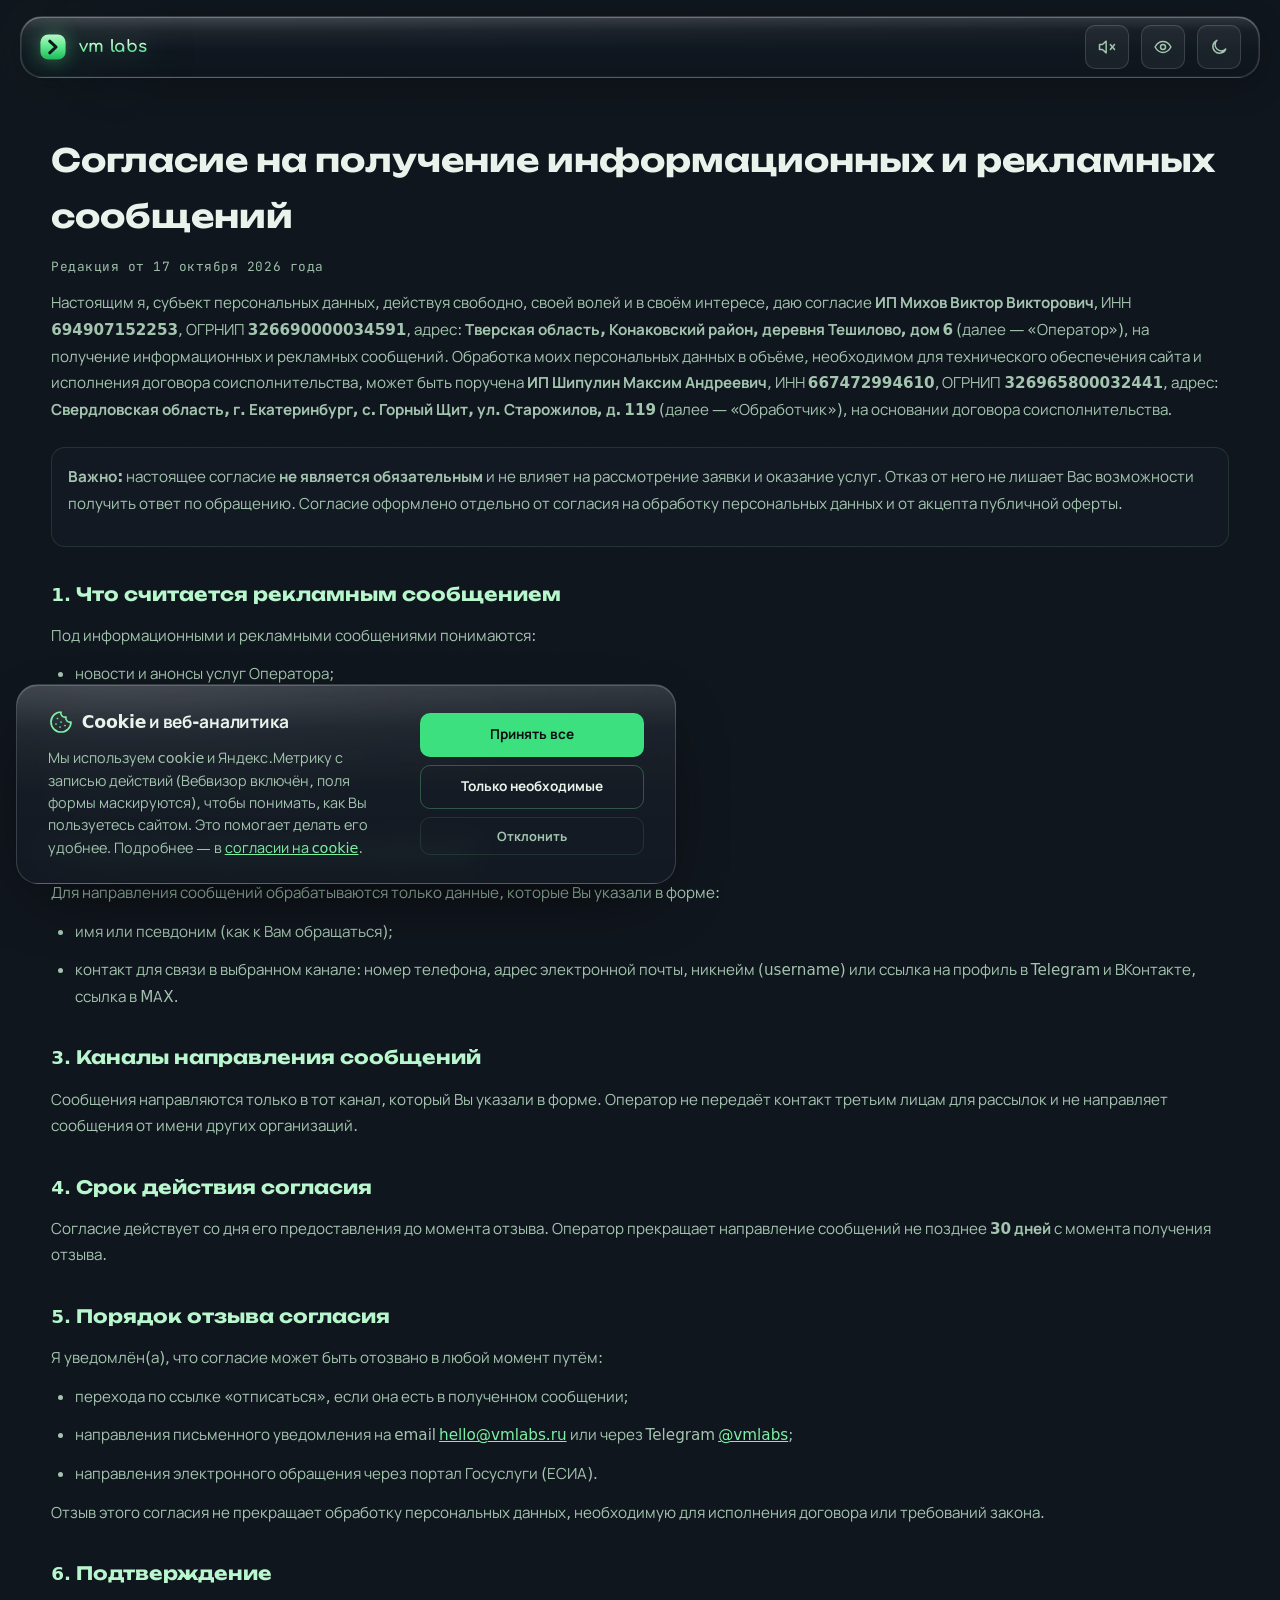
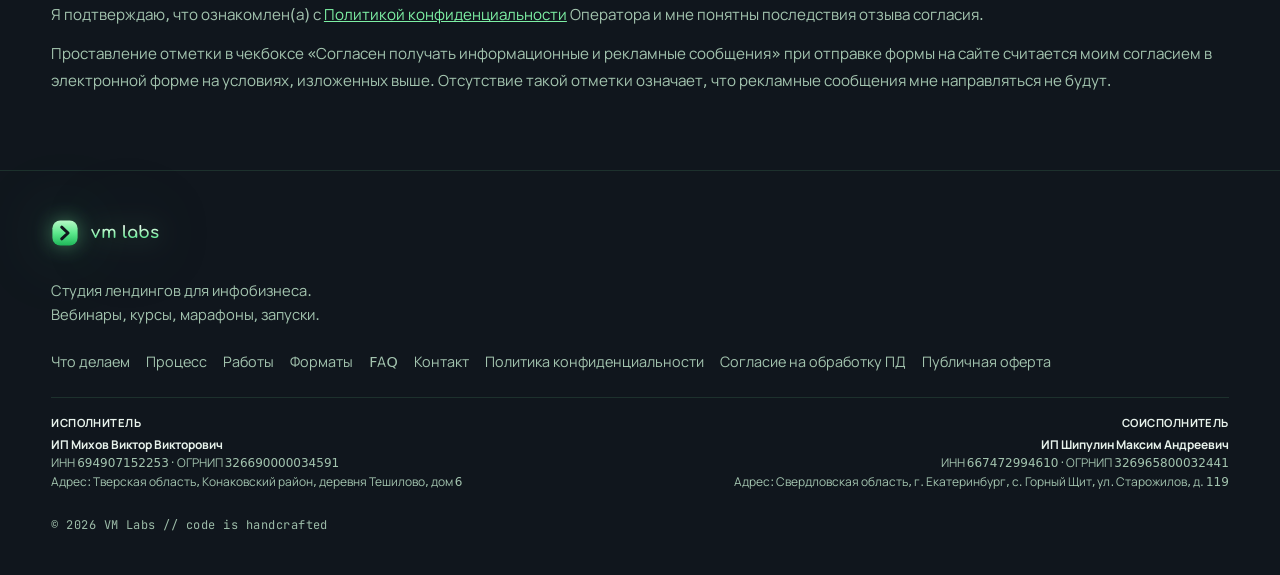
<file: ads-consent.html>
<!DOCTYPE html>
<html lang="ru" data-theme="dark">
<head>
  <meta charset="UTF-8" />
  <meta name="viewport" content="width=device-width, initial-scale=1, viewport-fit=cover, interactive-widget=resizes-content" />
  <meta name="color-scheme" content="dark light" />
  <meta name="format-detection" content="telephone=no" />
  <meta name="theme-color" content="#10161d" />

  <title>Согласие на рекламные сообщения — VM Labs</title>
  <meta name="description" content="Согласие на получение информационных и рекламных сообщений VM Labs: что считается рекламой, каналы, порядок отзыва." />

  <meta name="robots" content="index, follow" />
  <meta name="referrer" content="strict-origin-when-cross-origin" />

  <link rel="canonical" href="https://vmlabs.ru/ads-consent.html" />

  <link rel="icon" type="image/svg+xml" href="data:image/svg+xml,%3Csvg xmlns='http://www.w3.org/2000/svg' viewBox='0 0 120 120'%3E%3Cdefs%3E%3ClinearGradient id='g' x1='0' y1='0' x2='0' y2='1'%3E%3Cstop offset='0' stop-color='%23c4fad2'/%3E%3Cstop offset='0.45' stop-color='%236bee9b'/%3E%3Cstop offset='1' stop-color='%231fb85a'/%3E%3C/linearGradient%3E%3C/defs%3E%3Crect x='6' y='6' width='108' height='108' rx='34' fill='url(%23g)'/%3E%3Cpath d='M46 35 L73 60 L46 85' fill='none' stroke='%2310161d' stroke-width='13' stroke-linecap='round' stroke-linejoin='round'/%3E%3C/svg%3E" />
  <link rel="apple-touch-icon" href="/apple-touch-icon.png" />

  <meta property="og:type" content="article" />
  <meta property="og:site_name" content="VM Labs" />
  <meta property="og:locale" content="ru_RU" />
  <meta property="og:url" content="https://vmlabs.ru/ads-consent.html" />
  <meta property="og:title" content="Согласие на рекламные сообщения — VM Labs" />
  <meta property="og:description" content="Согласие на получение информационных и рекламных сообщений VM Labs: что считается рекламой, каналы, порядок отзыва." />
  <meta property="og:image" content="https://vmlabs.ru/og-image-1200x630.png" />
  <meta property="og:image:width" content="1200" />
  <meta property="og:image:height" content="630" />

  <meta name="twitter:card" content="summary" />
  <meta name="twitter:title" content="Согласие на рекламные сообщения — VM Labs" />
  <meta name="twitter:description" content="Согласие на получение информационных и рекламных сообщений VM Labs: что считается рекламой, каналы, порядок отзыва." />

  <script>
    (() => {
      'use strict';
      try {
        const root = document.documentElement;
        const storedTheme = window.localStorage.getItem('vmlabs:theme');
        const theme = (storedTheme === 'light' || storedTheme === 'dark') ? storedTheme : 'dark';
        root.setAttribute('data-theme', theme);
        root.style.colorScheme = theme;
        const meta = document.querySelector('meta[name="theme-color"]');
        if (meta) meta.setAttribute('content', theme === 'light' ? '#F7F4EF' : '#10161d');
        const storedA11y = window.localStorage.getItem('vmlabs:a11y');
        const a11y = (storedA11y === 'on' || storedA11y === 'off')
          ? storedA11y
          : (window.matchMedia('(prefers-reduced-motion: reduce)').matches ? 'on' : 'off');
        if (a11y === 'on') root.setAttribute('data-a11y', 'on');
      } catch { /* приватный режим — дефолты из разметки */ }
    })();
  </script>

  <link rel="stylesheet" href="css/style.css?v=20261025g" />
  <script src="script/script.js?v=20261025i" defer></script>

  <style>
    .legal-page {
      padding-top: calc(var(--header-h) + var(--space-7));
      padding-bottom: var(--space-9);
    }
    .legal__back {
      margin-top: var(--space-7);
    }
  </style>
<base target="_blank">
</head>

<body>

  <canvas class="ambient-rain" id="ambient-rain" aria-hidden="true"></canvas>
  <canvas class="fx-canvas" id="fx-canvas" aria-hidden="true"></canvas>

  <div class="cursor" id="cursor" aria-hidden="true">
    <div class="cursor__inner">
      <svg width="20" height="28" viewBox="0 0 20 28" fill="none">
        <rect x="1" y="1" width="18" height="26" rx="9" stroke="currentColor" stroke-width="1.6" fill="rgba(16,22,29,0.6)" />
        <line x1="10" y1="6" x2="10" y2="11.5" stroke="currentColor" stroke-width="1.6" stroke-linecap="round" />
      </svg>
    </div>
  </div>

  <button class="coin" id="coin" type="button" aria-label="Наверх страницы">
    <svg class="coin__svg" viewBox="0 0 36 36" aria-hidden="true" focusable="false">
      <circle class="coin__arc" id="coin-arc" cx="18" cy="18" r="15.5" />
    </svg>
    <svg class="coin__arrow" viewBox="0 0 24 24" aria-hidden="true" focusable="false">
      <path d="M6 14.5l6-6 6 6" />
    </svg>
  </button>

  <a class="skip-link" href="#main">Перейти к содержимому</a>

  <header class="header" id="header">
    <div class="header__shell">
      <div class="header__inner">

        <a class="logo logo--static logo--header" href="./" data-logo aria-label="VM Labs — на главную">
          <span class="logo__icon">
            <svg viewBox="0 0 120 120" aria-hidden="true">
              <defs>
                <linearGradient id="vmg-legal-c" x1="0" y1="0" x2="0" y2="1">
                  <stop offset="0" stop-color="#b9f8c8" />
                  <stop offset="0.5" stop-color="#5ee98d" />
                  <stop offset="1" stop-color="#1fb85a" />
                </linearGradient>
              </defs>
              <rect class="logo__box-fill" x="6" y="6" width="108" height="108" rx="34" fill="url(#vmg-legal-c)" />
              <rect class="logo__box-stroke" x="6" y="6" width="108" height="108" rx="34" pathLength="1" fill="none" stroke="currentColor" stroke-width="2.5" />
              <path class="logo__chev" d="M46 35 L73 60 L46 85" pathLength="1" fill="none" stroke="#10161d" stroke-width="13" stroke-linecap="round" stroke-linejoin="round" />
            </svg>
          </span>
          <span class="logo__word">vm labs</span>
        </a>

        <div class="header__tools">

          <button class="icon-btn" id="sound-toggle" type="button"
                  aria-pressed="false"
                  aria-label="Звук"
                  data-muted="true">
            <svg viewBox="0 0 24 24" fill="none" stroke="currentColor" stroke-width="1.8" stroke-linecap="round" stroke-linejoin="round" aria-hidden="true">
              <path d="M11 5 6.5 9H3v6h3.5L11 19V5Z" />
              <path class="icon-sound-on" d="M15.5 9.5a4 4 0 0 1 0 5" />
              <path class="icon-sound-on" d="M18 7a7.5 7.5 0 0 1 0 10" />
              <line class="icon-sound-off" x1="16" y1="9" x2="21" y2="15" />
              <line class="icon-sound-off" x1="21" y1="9" x2="16" y2="15" />
            </svg>
          </button>

          <button class="icon-btn" id="a11y-toggle" type="button"
                  data-a11y-toggle data-a11y-icon="off"
                  aria-pressed="false"
                  aria-label="Включить версию для слабовидящих">
            <svg viewBox="0 0 24 24" fill="none" stroke="currentColor" stroke-width="1.8" stroke-linecap="round" stroke-linejoin="round" aria-hidden="true">
              <g class="icon-a11y-off">
                <path d="M2.5 12s3.5-6.5 9.5-6.5S21.5 12 21.5 12 18 18.5 12 18.5 2.5 12 2.5 12Z" />
                <circle cx="12" cy="12" r="3" />
              </g>
              <g class="icon-a11y-on">
                <path d="M2.5 12s3.5-6.5 9.5-6.5S21.5 12 21.5 12 18 18.5 12 18.5 2.5 12 2.5 12Z" />
                <circle cx="12" cy="12" r="3" />
                <path d="M4 21h16" />
              </g>
            </svg>
          </button>

          <button class="icon-btn" id="theme-toggle" type="button"
                  data-theme-toggle data-theme-icon="dark"
                  aria-pressed="false"
                  aria-label="Включить светлую тему">
            <svg viewBox="0 0 24 24" fill="none" stroke="currentColor" stroke-width="1.8" stroke-linecap="round" stroke-linejoin="round" aria-hidden="true">
              <g class="icon-moon">
                <path d="M20 14.5A8 8 0 1 1 9.5 4a6.5 6.5 0 0 0 10.5 10.5Z" />
              </g>
              <g class="icon-sun">
                <circle cx="12" cy="12" r="4" />
                <path d="M12 2v2M12 20v2M4.9 4.9l1.4 1.4M17.7 17.7l1.4 1.4M2 12h2M20 12h2M4.9 19.1l1.4-1.4M17.7 6.3l1.4-1.4" />
              </g>
            </svg>
          </button>

        </div>

      </div>
    </div>
  </header>

  <main id="main" class="container legal-page">
    <article class="legal">
      <h1>Согласие на получение информационных и рекламных сообщений</h1>
      <p class="legal__meta mono">Редакция от 17 октября 2026 года</p>

      <p>Настоящим я, субъект персональных данных, действуя свободно, своей волей и в своём интересе, даю согласие <strong>ИП Михов Виктор Викторович</strong>, ИНН <strong>694907152253</strong>, ОГРНИП <strong>326690000034591</strong>, адрес: <strong>Тверская область, Конаковский район, деревня Тешилово, дом 6</strong> (далее — «Оператор»), на получение информационных и рекламных сообщений. Обработка моих персональных данных в объёме, необходимом для технического обеспечения сайта и исполнения договора соисполнительства, может быть поручена <strong>ИП Шипулин Максим Андреевич</strong>, ИНН <strong>667472994610</strong>, ОГРНИП <strong>326965800032441</strong>, адрес: <strong>Свердловская область, г. Екатеринбург, с. Горный Щит, ул. Старожилов, д. 119</strong> (далее — «Обработчик»), на основании договора соисполнительства.</p>

      <div class="legal__box">
        <p><strong>Важно:</strong> настоящее согласие <strong>не является обязательным</strong> и не влияет на рассмотрение заявки и оказание услуг. Отказ от него не лишает Вас возможности получить ответ по обращению. Согласие оформлено отдельно от согласия на обработку персональных данных и от акцепта публичной оферты.</p>
      </div>

      <h2>1. Что считается рекламным сообщением</h2>
      <p>Под информационными и рекламными сообщениями понимаются:</p>
      <ul>
        <li>новости и анонсы услуг Оператора;</li>
        <li>предложения о скидках, акциях и специальных условиях;</li>
        <li>материалы о запусках, вебинарах, курсах и марафонах;</li>
        <li>опросы о качестве обслуживания.</li>
      </ul>

      <h2>2. Перечень персональных данных</h2>
      <p>Для направления сообщений обрабатываются только данные, которые Вы указали в форме:</p>
      <ul>
        <li>имя или псевдоним (как к Вам обращаться);</li>
        <li>контакт для связи в выбранном канале: номер телефона, адрес электронной почты, никнейм (username) или ссылка на профиль в Telegram и ВКонтакте, ссылка в MAX.</li>
      </ul>

      <h2>3. Каналы направления сообщений</h2>
      <p>Сообщения направляются только в тот канал, который Вы указали в форме. Оператор не передаёт контакт третьим лицам для рассылок и не направляет сообщения от имени других организаций.</p>

      <h2>4. Срок действия согласия</h2>
      <p>Согласие действует со дня его предоставления до момента отзыва. Оператор прекращает направление сообщений не позднее <strong>30 дней</strong> с момента получения отзыва.</p>

      <h2>5. Порядок отзыва согласия</h2>
      <p>Я уведомлён(а), что согласие может быть отозвано в любой момент путём:</p>
      <ul>
        <li>перехода по ссылке «отписаться», если она есть в полученном сообщении;</li>
        <li>направления письменного уведомления на email <a href="mailto:hello@vmlabs.ru">hello@vmlabs.ru</a> или через Telegram <a href="https://t.me/vmlabs" target="_blank" rel="noopener noreferrer">@vmlabs</a>;</li>
        <li>направления электронного обращения через портал Госуслуги (ЕСИА).</li>
      </ul>
      <p>Отзыв этого согласия не прекращает обработку персональных данных, необходимую для исполнения договора или требований закона.</p>

      <h2>6. Подтверждение</h2>
      <p>Я подтверждаю, что ознакомлен(а) с <a href="privacy.html">Политикой конфиденциальности</a> Оператора и мне понятны последствия отзыва согласия.</p>
      <p>Проставление отметки в чекбоксе «Согласен получать информационные и рекламные сообщения» при отправке формы на сайте считается моим согласием в электронной форме на условиях, изложенных выше. Отсутствие такой отметки означает, что рекламные сообщения мне направляться не будут.</p>
    </article>
  </main>

  <footer class="footer">
    <div class="container footer__inner">
      <a class="logo logo--static logo--footer" href="./" data-logo aria-label="VM Labs">
        <span class="logo__icon">
          <svg viewBox="0 0 120 120" aria-hidden="true">
            <defs>
              <linearGradient id="vmg-legal-cf" x1="0" y1="0" x2="0" y2="1">
                <stop offset="0" stop-color="#b9f8c8" />
                <stop offset="0.5" stop-color="#5ee98d" />
                <stop offset="1" stop-color="#1fb85a" />
              </linearGradient>
            </defs>
            <rect class="logo__box-fill" x="6" y="6" width="108" height="108" rx="34" fill="url(#vmg-legal-cf)" />
            <rect class="logo__box-stroke" x="6" y="6" width="108" height="108" rx="34" pathLength="1" fill="none" stroke="currentColor" stroke-width="2.5" />
            <path class="logo__chev" d="M46 35 L73 60 L46 85" pathLength="1" fill="none" stroke="#10161d" stroke-width="13" stroke-linecap="round" stroke-linejoin="round" />
          </svg>
        </span>
        <span class="logo__word">vm labs</span>
      </a>

      <p class="footer__tagline">Студия лендингов для инфобизнеса.<br />Вебинары, курсы, марафоны, запуски.</p>

      <nav class="footer__nav" aria-label="Навигация в футере">
        <a href="./#products">Что делаем</a>
        <a href="./#process">Процесс</a>
        <a href="./#portfolio">Работы</a>
        <a href="./#pricing">Форматы</a>
        <a href="./#faq">FAQ</a>
        <a href="./#contact">Контакт</a>
        <a href="privacy.html">Политика конфиденциальности</a>
        <a href="consent-pd.html">Согласие на обработку ПД</a>
        <a href="offer.html">Публичная оферта</a>
      </nav>

      <section class="footer__legal" aria-label="Реквизиты и контакты">
        <div class="footer__legal-col">
          <p class="footer__legal-role">Исполнитель</p>
          <p><strong>ИП Михов Виктор Викторович</strong><br />
          ИНН 694907152253 · ОГРНИП 326690000034591<br />
          Адрес: Тверская область, Конаковский район, деревня Тешилово, дом 6</p>
        </div>
        <div class="footer__legal-col">
          <p class="footer__legal-role">Соисполнитель</p>
          <p><strong>ИП Шипулин Максим Андреевич</strong><br />
          ИНН 667472994610 · ОГРНИП 326965800032441<br />
          Адрес: Свердловская область, г. Екатеринбург, с. Горный Щит, ул. Старожилов, д. 119</p>
        </div>
      </section>

      <p class="footer__copy mono">© <span id="year">2026</span> VM Labs // code is handcrafted</p>
    </div>
  </footer>

</body>
</html>
</file>
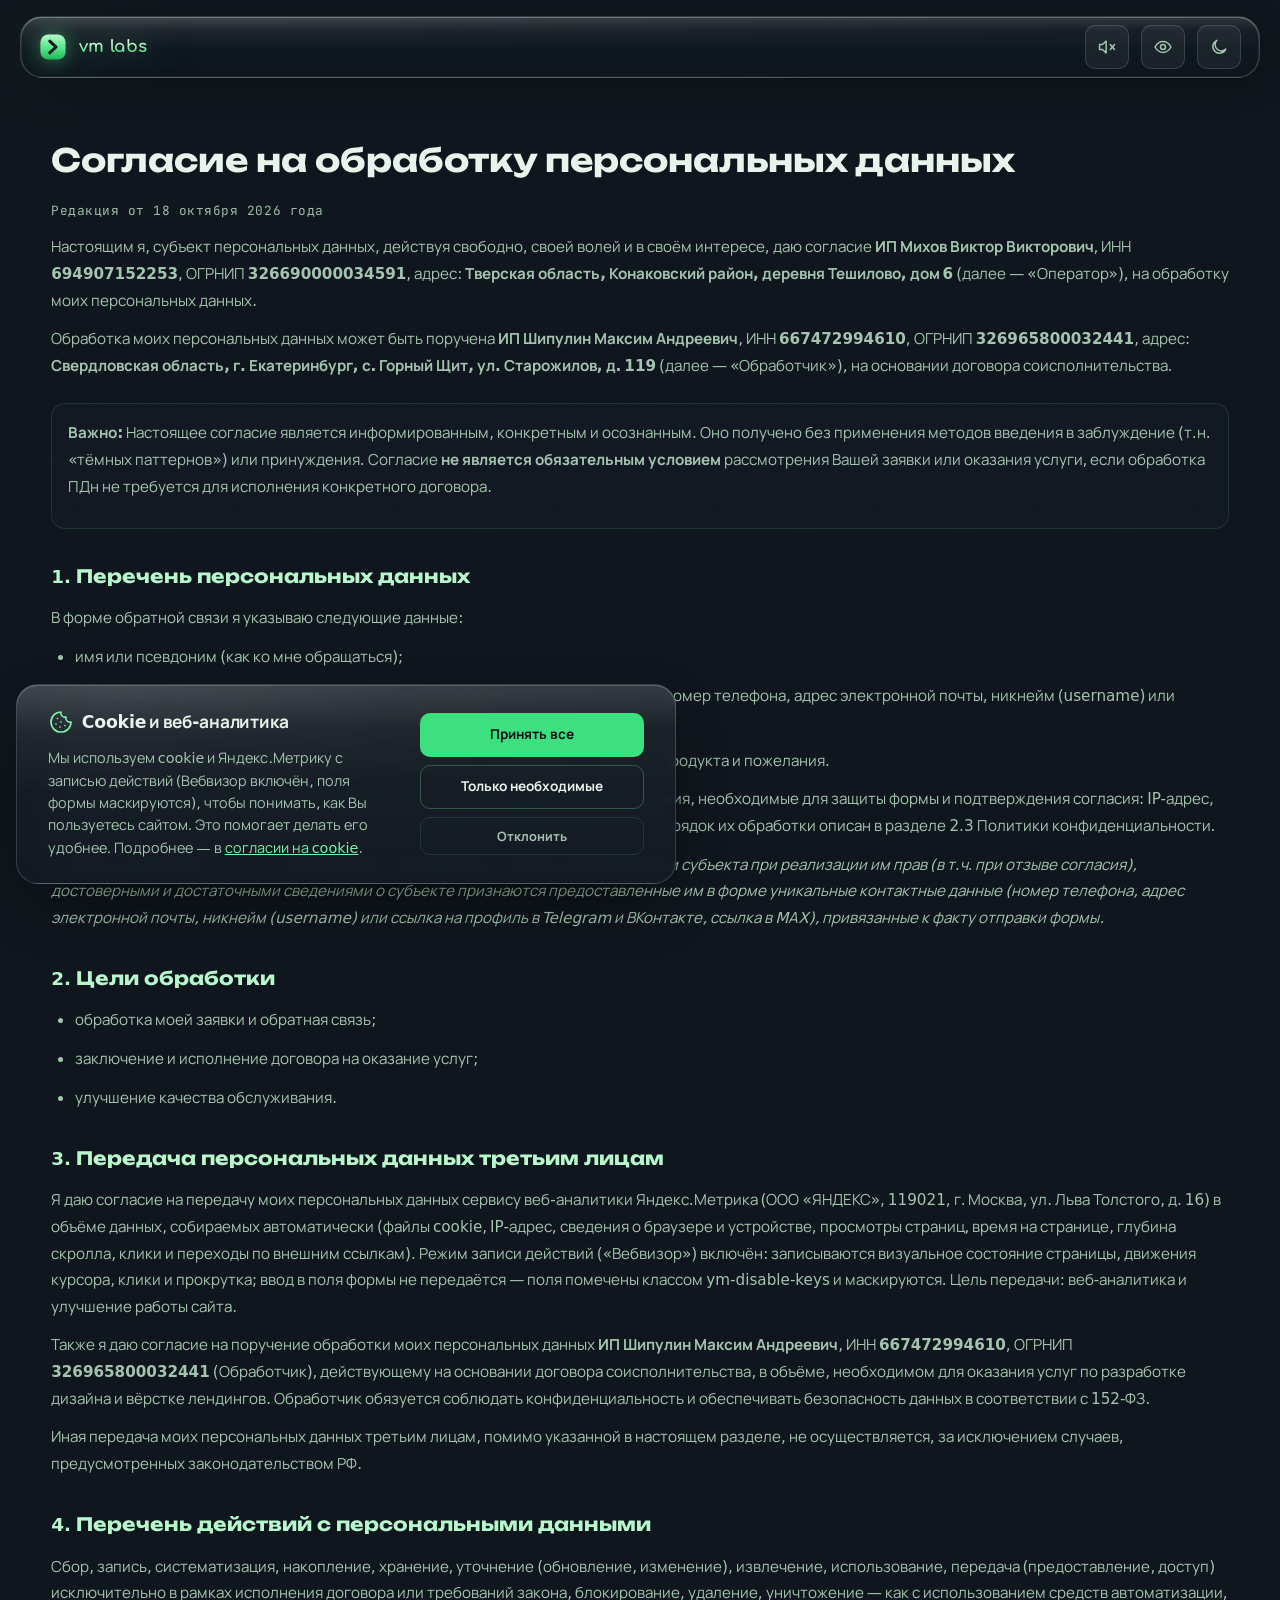
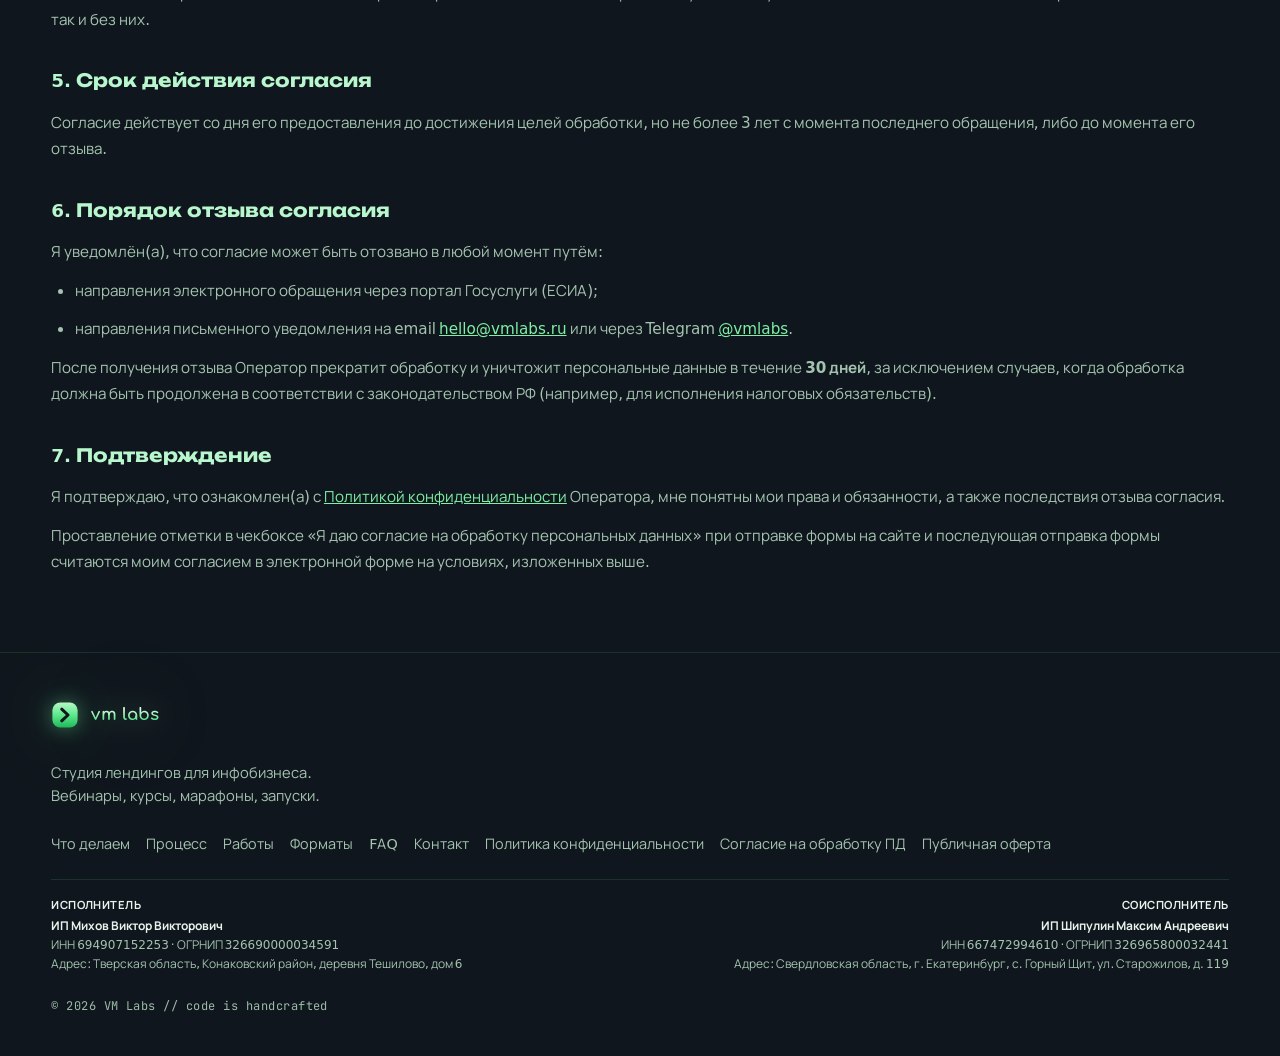
<file: consent-pd.html>
<!DOCTYPE html>
<html lang="ru" data-theme="dark">
<head>
  <meta charset="UTF-8" />
  <meta name="viewport" content="width=device-width, initial-scale=1, viewport-fit=cover, interactive-widget=resizes-content" />
  <meta name="color-scheme" content="dark light" />
  <meta name="format-detection" content="telephone=no" />
  <meta name="theme-color" content="#10161d" />

  <title>Согласие на обработку персональных данных — VM Labs</title>
  <meta name="description" content="Согласие на обработку персональных данных VM Labs в электронной форме (152-ФЗ с учётом поправок 2025–2026 гг.)." />

  <meta name="robots" content="index, follow" />
  <meta name="referrer" content="strict-origin-when-cross-origin" />

  <link rel="canonical" href="https://vmlabs.ru/consent-pd.html" />

  <link rel="icon" type="image/svg+xml" href="data:image/svg+xml,%3Csvg xmlns='http://www.w3.org/2000/svg' viewBox='0 0 120 120'%3E%3Cdefs%3E%3ClinearGradient id='g' x1='0' y1='0' x2='0' y2='1'%3E%3Cstop offset='0' stop-color='%23c4fad2'/%3E%3Cstop offset='0.45' stop-color='%236bee9b'/%3E%3Cstop offset='1' stop-color='%231fb85a'/%3E%3C/linearGradient%3E%3C/defs%3E%3Crect x='6' y='6' width='108' height='108' rx='34' fill='url(%23g)'/%3E%3Cpath d='M46 35 L73 60 L46 85' fill='none' stroke='%2310161d' stroke-width='13' stroke-linecap='round' stroke-linejoin='round'/%3E%3C/svg%3E" />
  <link rel="apple-touch-icon" href="/apple-touch-icon.png" />

  <meta property="og:type" content="article" />
  <meta property="og:site_name" content="VM Labs" />
  <meta property="og:locale" content="ru_RU" />
  <meta property="og:url" content="https://vmlabs.ru/consent-pd.html" />
  <meta property="og:title" content="Согласие на обработку персональных данных — VM Labs" />
  <meta property="og:description" content="Согласие на обработку персональных данных VM Labs в электронной форме." />
  <meta property="og:image" content="https://vmlabs.ru/og-image-1200x630.png" />
  <meta property="og:image:width" content="1200" />
  <meta property="og:image:height" content="630" />

  <meta name="twitter:card" content="summary" />
  <meta name="twitter:title" content="Согласие на обработку персональных данных — VM Labs" />
  <meta name="twitter:description" content="Согласие на обработку персональных данных VM Labs в электронной форме." />

  <script>
    (() => {
      'use strict';
      try {
        const root = document.documentElement;
        const storedTheme = window.localStorage.getItem('vmlabs:theme');
        const theme = (storedTheme === 'light' || storedTheme === 'dark') ? storedTheme : 'dark';
        root.setAttribute('data-theme', theme);
        root.style.colorScheme = theme;
        const meta = document.querySelector('meta[name="theme-color"]');
        if (meta) meta.setAttribute('content', theme === 'light' ? '#F7F4EF' : '#10161d');
        const storedA11y = window.localStorage.getItem('vmlabs:a11y');
        const a11y = (storedA11y === 'on' || storedA11y === 'off')
          ? storedA11y
          : (window.matchMedia('(prefers-reduced-motion: reduce)').matches ? 'on' : 'off');
        if (a11y === 'on') root.setAttribute('data-a11y', 'on');
      } catch { /* приватный режим — дефолты из разметки */ }
    })();
  </script>

  <link rel="stylesheet" href="css/style.css?v=20261025g" />
  <script src="script/script.js?v=20261025i" defer></script>

  <style>
    .legal-page {
      padding-top: calc(var(--header-h) + var(--space-7));
      padding-bottom: var(--space-9);
    }
    .legal__back {
      margin-top: var(--space-7);
    }
  </style>
<base target="_blank">
</head>

<body>

  <canvas class="ambient-rain" id="ambient-rain" aria-hidden="true"></canvas>
  <canvas class="fx-canvas" id="fx-canvas" aria-hidden="true"></canvas>

  <div class="cursor" id="cursor" aria-hidden="true">
    <div class="cursor__inner">
      <svg width="20" height="28" viewBox="0 0 20 28" fill="none">
        <rect x="1" y="1" width="18" height="26" rx="9" stroke="currentColor" stroke-width="1.6" fill="rgba(16,22,29,0.6)" />
        <line x1="10" y1="6" x2="10" y2="11.5" stroke="currentColor" stroke-width="1.6" stroke-linecap="round" />
      </svg>
    </div>
  </div>

  <button class="coin" id="coin" type="button" aria-label="Наверх страницы">
    <svg class="coin__svg" viewBox="0 0 36 36" aria-hidden="true" focusable="false">
      <circle class="coin__arc" id="coin-arc" cx="18" cy="18" r="15.5" />
    </svg>
    <svg class="coin__arrow" viewBox="0 0 24 24" aria-hidden="true" focusable="false">
      <path d="M6 14.5l6-6 6 6" />
    </svg>
  </button>

  <a class="skip-link" href="#main">Перейти к содержимому</a>

  <header class="header" id="header">
    <div class="header__shell">
      <div class="header__inner">

        <a class="logo logo--static logo--header" href="./" data-logo aria-label="VM Labs — на главную">
          <span class="logo__icon">
            <svg viewBox="0 0 120 120" aria-hidden="true">
              <defs>
                <linearGradient id="vmg-legal-c" x1="0" y1="0" x2="0" y2="1">
                  <stop offset="0" stop-color="#b9f8c8" />
                  <stop offset="0.5" stop-color="#5ee98d" />
                  <stop offset="1" stop-color="#1fb85a" />
                </linearGradient>
              </defs>
              <rect class="logo__box-fill" x="6" y="6" width="108" height="108" rx="34" fill="url(#vmg-legal-c)" />
              <rect class="logo__box-stroke" x="6" y="6" width="108" height="108" rx="34" pathLength="1" fill="none" stroke="currentColor" stroke-width="2.5" />
              <path class="logo__chev" d="M46 35 L73 60 L46 85" pathLength="1" fill="none" stroke="#10161d" stroke-width="13" stroke-linecap="round" stroke-linejoin="round" />
            </svg>
          </span>
          <span class="logo__word">vm labs</span>
        </a>

        <div class="header__tools">

          <button class="icon-btn" id="sound-toggle" type="button"
                  aria-pressed="false"
                  aria-label="Звук"
                  data-muted="true">
            <svg viewBox="0 0 24 24" fill="none" stroke="currentColor" stroke-width="1.8" stroke-linecap="round" stroke-linejoin="round" aria-hidden="true">
              <path d="M11 5 6.5 9H3v6h3.5L11 19V5Z" />
              <path class="icon-sound-on" d="M15.5 9.5a4 4 0 0 1 0 5" />
              <path class="icon-sound-on" d="M18 7a7.5 7.5 0 0 1 0 10" />
              <line class="icon-sound-off" x1="16" y1="9" x2="21" y2="15" />
              <line class="icon-sound-off" x1="21" y1="9" x2="16" y2="15" />
            </svg>
          </button>

          <button class="icon-btn" id="a11y-toggle" type="button"
                  data-a11y-toggle data-a11y-icon="off"
                  aria-pressed="false"
                  aria-label="Включить версию для слабовидящих">
            <svg viewBox="0 0 24 24" fill="none" stroke="currentColor" stroke-width="1.8" stroke-linecap="round" stroke-linejoin="round" aria-hidden="true">
              <g class="icon-a11y-off">
                <path d="M2.5 12s3.5-6.5 9.5-6.5S21.5 12 21.5 12 18 18.5 12 18.5 2.5 12 2.5 12Z" />
                <circle cx="12" cy="12" r="3" />
              </g>
              <g class="icon-a11y-on">
                <path d="M2.5 12s3.5-6.5 9.5-6.5S21.5 12 21.5 12 18 18.5 12 18.5 2.5 12 2.5 12Z" />
                <circle cx="12" cy="12" r="3" />
                <path d="M4 21h16" />
              </g>
            </svg>
          </button>

          <button class="icon-btn" id="theme-toggle" type="button"
                  data-theme-toggle data-theme-icon="dark"
                  aria-pressed="false"
                  aria-label="Включить светлую тему">
            <svg viewBox="0 0 24 24" fill="none" stroke="currentColor" stroke-width="1.8" stroke-linecap="round" stroke-linejoin="round" aria-hidden="true">
              <g class="icon-moon">
                <path d="M20 14.5A8 8 0 1 1 9.5 4a6.5 6.5 0 0 0 10.5 10.5Z" />
              </g>
              <g class="icon-sun">
                <circle cx="12" cy="12" r="4" />
                <path d="M12 2v2M12 20v2M4.9 4.9l1.4 1.4M17.7 17.7l1.4 1.4M2 12h2M20 12h2M4.9 19.1l1.4-1.4M17.7 6.3l1.4-1.4" />
              </g>
            </svg>
          </button>

        </div>

      </div>
    </div>
  </header>

  <main id="main" class="container legal-page">
    <article class="legal">
      <h1>Согласие на обработку персональных данных</h1>
      <p class="legal__meta mono">Редакция от 18 октября 2026 года</p>

      <p>Настоящим я, субъект персональных данных, действуя свободно, своей волей и в своём интересе, даю согласие <strong>ИП Михов Виктор Викторович</strong>, ИНН <strong>694907152253</strong>, ОГРНИП <strong>326690000034591</strong>, адрес: <strong>Тверская область, Конаковский район, деревня Тешилово, дом 6</strong> (далее — «Оператор»), на обработку моих персональных данных.</p>
      <p>Обработка моих персональных данных может быть поручена <strong>ИП Шипулин Максим Андреевич</strong>, ИНН <strong>667472994610</strong>, ОГРНИП <strong>326965800032441</strong>, адрес: <strong>Свердловская область, г. Екатеринбург, с. Горный Щит, ул. Старожилов, д. 119</strong> (далее — «Обработчик»), на основании договора соисполнительства.</p>

      <div class="legal__box">
        <p><strong>Важно:</strong> Настоящее согласие является информированным, конкретным и осознанным. Оно получено без применения методов введения в заблуждение (т.н. «тёмных паттернов») или принуждения. Согласие <strong>не является обязательным условием</strong> рассмотрения Вашей заявки или оказания услуги, если обработка ПДн не требуется для исполнения конкретного договора.</p>
      </div>

      <h2>1. Перечень персональных данных</h2>
      <p>В форме обратной связи я указываю следующие данные:</p>
      <ul>
        <li>имя или псевдоним (как ко мне обращаться);</li>
        <li>контактные данные в объёме, который я указал(а) для выбранного канала связи: номер телефона, адрес электронной почты, никнейм (username) или ссылка на профиль в Telegram и ВКонтакте, ссылка в MAX;</li>
        <li>сведения, указанные мной в полях формы: выбранные типы лендинга, описание продукта и пожелания.</li>
      </ul>
      <p>Одновременно с отправкой формы автоматически фиксируются технические сведения, необходимые для защиты формы и подтверждения согласия: IP-адрес, сведения о браузере и устройстве (User-Agent), адрес страницы и дата отправки. Порядок их обработки описан в разделе 2.3 Политики конфиденциальности.</p>
      <p><em>Стороны договорились, что согласие является электронным. В целях идентификации субъекта при реализации им прав (в т.ч. при отзыве согласия), достоверными и достаточными сведениями о субъекте признаются предоставленные им в форме уникальные контактные данные (номер телефона, адрес электронной почты, никнейм (username) или ссылка на профиль в Telegram и ВКонтакте, ссылка в MAX), привязанные к факту отправки формы.</em></p>

      <h2>2. Цели обработки</h2>
      <ul>
        <li>обработка моей заявки и обратная связь;</li>
        <li>заключение и исполнение договора на оказание услуг;</li>
        <li>улучшение качества обслуживания.</li>
      </ul>

      <h2>3. Передача персональных данных третьим лицам</h2>
      <p>Я даю согласие на передачу моих персональных данных сервису веб-аналитики Яндекс.Метрика (ООО «ЯНДЕКС», 119021, г. Москва, ул. Льва Толстого, д. 16) в объёме данных, собираемых автоматически (файлы cookie, IP-адрес, сведения о браузере и устройстве, просмотры страниц, время на странице, глубина скролла, клики и переходы по внешним ссылкам). Режим записи действий («Вебвизор») включён: записываются визуальное состояние страницы, движения курсора, клики и прокрутка; ввод в поля формы не передаётся — поля помечены классом ym-disable-keys и маскируются. Цель передачи: веб-аналитика и улучшение работы сайта.</p>
      <p>Также я даю согласие на поручение обработки моих персональных данных <strong>ИП Шипулин Максим Андреевич</strong>, ИНН <strong>667472994610</strong>, ОГРНИП <strong>326965800032441</strong> (Обработчик), действующему на основании договора соисполнительства, в объёме, необходимом для оказания услуг по разработке дизайна и вёрстке лендингов. Обработчик обязуется соблюдать конфиденциальность и обеспечивать безопасность данных в соответствии с 152-ФЗ.</p>
      <p>Иная передача моих персональных данных третьим лицам, помимо указанной в настоящем разделе, не осуществляется, за исключением случаев, предусмотренных законодательством РФ.</p>

      <h2>4. Перечень действий с персональными данными</h2>
      <p>Сбор, запись, систематизация, накопление, хранение, уточнение (обновление, изменение), извлечение, использование, передача (предоставление, доступ) исключительно в рамках исполнения договора или требований закона, блокирование, удаление, уничтожение — как с использованием средств автоматизации, так и без них.</p>

      <h2>5. Срок действия согласия</h2>
      <p>Согласие действует со дня его предоставления до достижения целей обработки, но не более 3 лет с момента последнего обращения, либо до момента его отзыва.</p>

      <h2>6. Порядок отзыва согласия</h2>
      <p>Я уведомлён(а), что согласие может быть отозвано в любой момент путём:</p>
      <ul>
        <li>направления электронного обращения через портал Госуслуги (ЕСИА);</li>
        <li>направления письменного уведомления на email <a href="mailto:hello@vmlabs.ru">hello@vmlabs.ru</a> или через Telegram <a href="https://t.me/vmlabs" target="_blank" rel="noopener noreferrer">@vmlabs</a>.</li>
      </ul>
      <p>После получения отзыва Оператор прекратит обработку и уничтожит персональные данные в течение <strong>30 дней</strong>, за исключением случаев, когда обработка должна быть продолжена в соответствии с законодательством РФ (например, для исполнения налоговых обязательств).</p>

      <h2>7. Подтверждение</h2>
      <p>Я подтверждаю, что ознакомлен(а) с <a href="privacy.html">Политикой конфиденциальности</a> Оператора, мне понятны мои права и обязанности, а также последствия отзыва согласия.</p>
      <p>Проставление отметки в чекбоксе «Я даю согласие на обработку персональных данных» при отправке формы на сайте и последующая отправка формы считаются моим согласием в электронной форме на условиях, изложенных выше.</p>
    </article>
  </main>

  <footer class="footer">
    <div class="container footer__inner">
      <a class="logo logo--static logo--footer" href="./" data-logo aria-label="VM Labs">
        <span class="logo__icon">
          <svg viewBox="0 0 120 120" aria-hidden="true">
            <defs>
              <linearGradient id="vmg-legal-cf" x1="0" y1="0" x2="0" y2="1">
                <stop offset="0" stop-color="#b9f8c8" />
                <stop offset="0.5" stop-color="#5ee98d" />
                <stop offset="1" stop-color="#1fb85a" />
              </linearGradient>
            </defs>
            <rect class="logo__box-fill" x="6" y="6" width="108" height="108" rx="34" fill="url(#vmg-legal-cf)" />
            <rect class="logo__box-stroke" x="6" y="6" width="108" height="108" rx="34" pathLength="1" fill="none" stroke="currentColor" stroke-width="2.5" />
            <path class="logo__chev" d="M46 35 L73 60 L46 85" pathLength="1" fill="none" stroke="#10161d" stroke-width="13" stroke-linecap="round" stroke-linejoin="round" />
          </svg>
        </span>
        <span class="logo__word">vm labs</span>
      </a>

      <p class="footer__tagline">Студия лендингов для инфобизнеса.<br />Вебинары, курсы, марафоны, запуски.</p>

      <nav class="footer__nav" aria-label="Навигация в футере">
        <a href="./#products">Что делаем</a>
        <a href="./#process">Процесс</a>
        <a href="./#portfolio">Работы</a>
        <a href="./#pricing">Форматы</a>
        <a href="./#faq">FAQ</a>
        <a href="./#contact">Контакт</a>
        <a href="privacy.html">Политика конфиденциальности</a>
        <a href="consent-pd.html">Согласие на обработку ПД</a>
        <a href="offer.html">Публичная оферта</a>
      </nav>

      <section class="footer__legal" aria-label="Реквизиты и контакты">
        <div class="footer__legal-col">
          <p class="footer__legal-role">Исполнитель</p>
          <p><strong>ИП Михов Виктор Викторович</strong><br />
          ИНН 694907152253 · ОГРНИП 326690000034591<br />
          Адрес: Тверская область, Конаковский район, деревня Тешилово, дом 6</p>
        </div>
        <div class="footer__legal-col">
          <p class="footer__legal-role">Соисполнитель</p>
          <p><strong>ИП Шипулин Максим Андреевич</strong><br />
          ИНН 667472994610 · ОГРНИП 326965800032441<br />
          Адрес: Свердловская область, г. Екатеринбург, с. Горный Щит, ул. Старожилов, д. 119</p>
        </div>
      </section>

      <p class="footer__copy mono">© <span id="year">2026</span> VM Labs // code is handcrafted</p>
    </div>
  </footer>

</body>
</html>
</file>
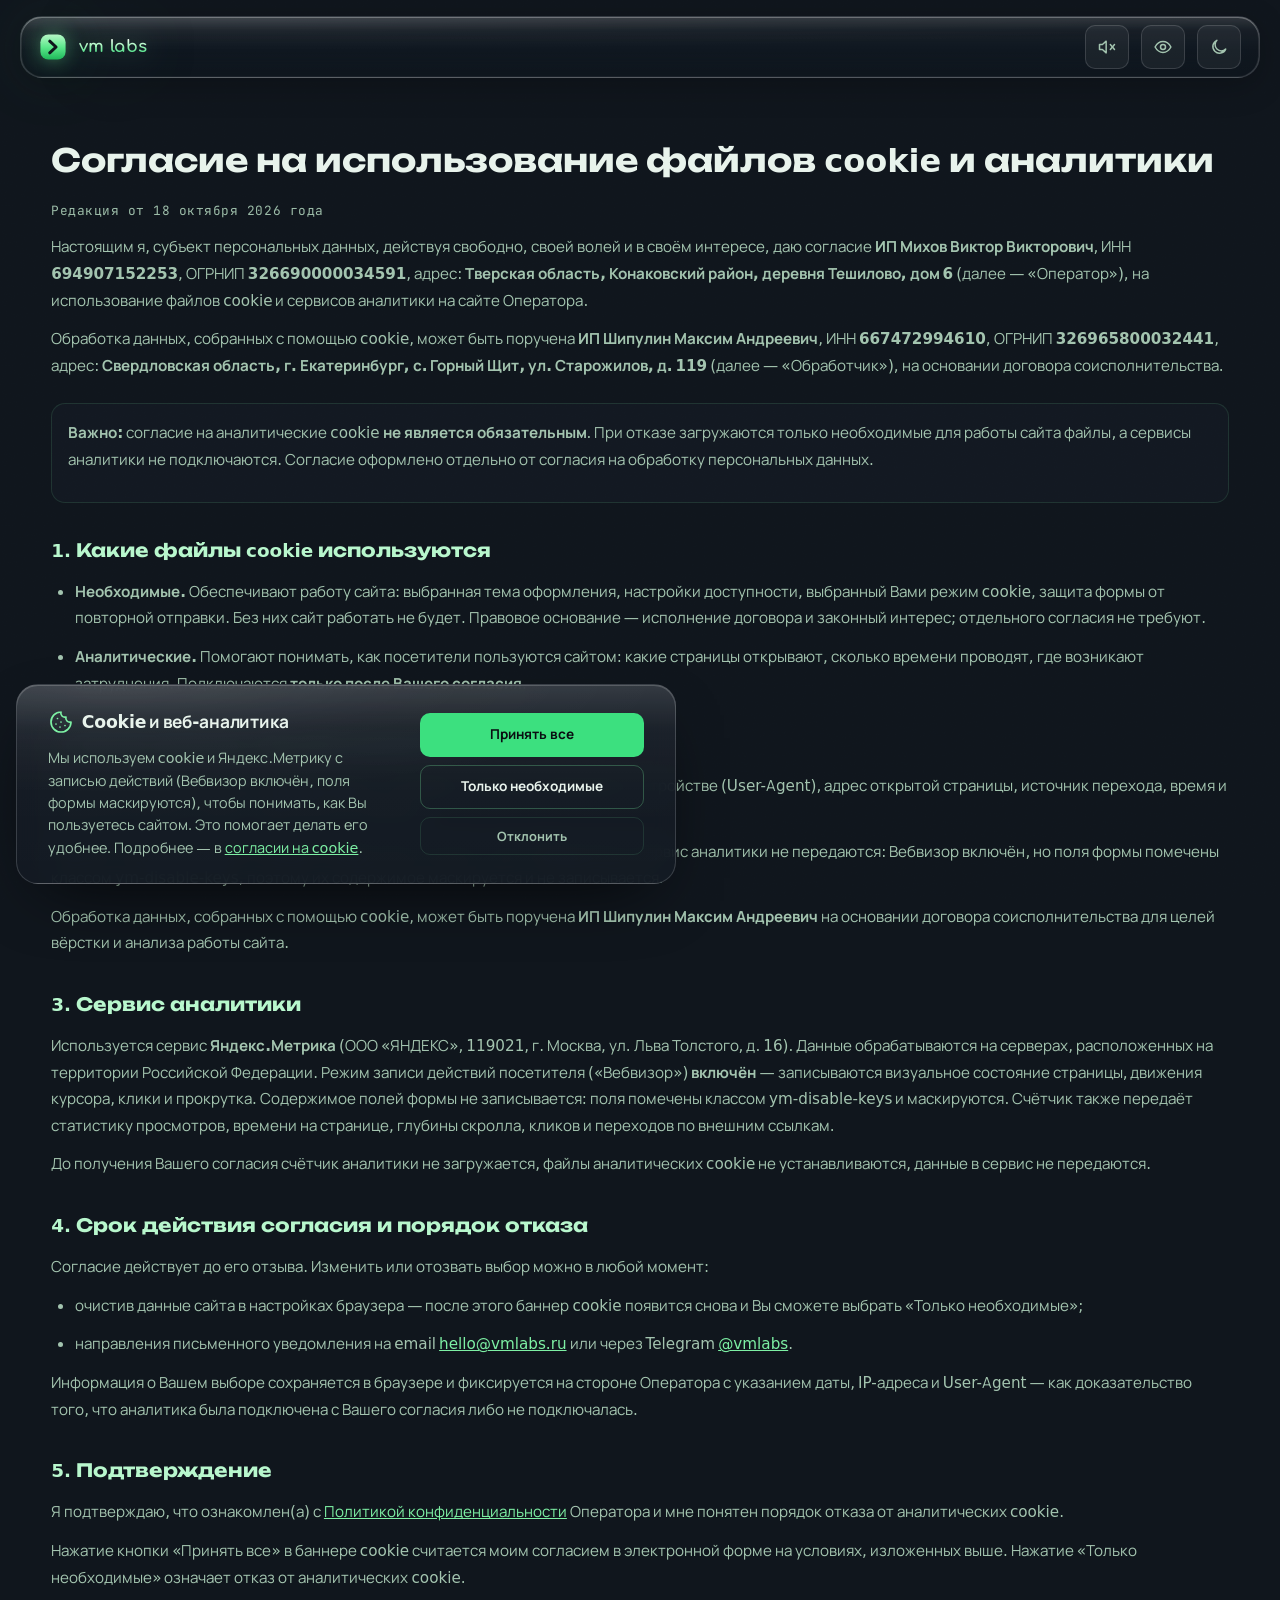
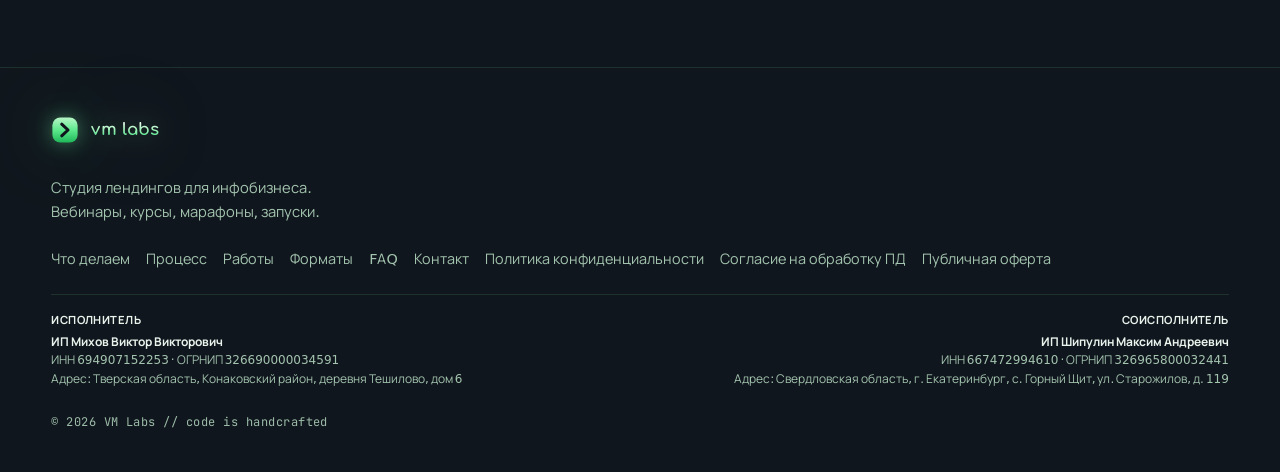
<file: cookie-consent.html>
<!DOCTYPE html>
<html lang="ru" data-theme="dark">
<head>
  <meta charset="UTF-8" />
  <meta name="viewport" content="width=device-width, initial-scale=1, viewport-fit=cover, interactive-widget=resizes-content" />
  <meta name="color-scheme" content="dark light" />
  <meta name="format-detection" content="telephone=no" />
  <meta name="theme-color" content="#10161d" />

  <title>Согласие на cookie и аналитику — VM Labs</title>
  <meta name="description" content="Согласие на использование файлов cookie и Яндекс.Метрики на сайте VM Labs: какие данные обрабатываются и как отказаться." />

  <meta name="robots" content="index, follow" />
  <meta name="referrer" content="strict-origin-when-cross-origin" />

  <link rel="canonical" href="https://vmlabs.ru/cookie-consent.html" />

  <link rel="icon" type="image/svg+xml" href="data:image/svg+xml,%3Csvg xmlns='http://www.w3.org/2000/svg' viewBox='0 0 120 120'%3E%3Cdefs%3E%3ClinearGradient id='g' x1='0' y1='0' x2='0' y2='1'%3E%3Cstop offset='0' stop-color='%23c4fad2'/%3E%3Cstop offset='0.45' stop-color='%236bee9b'/%3E%3Cstop offset='1' stop-color='%231fb85a'/%3E%3C/linearGradient%3E%3C/defs%3E%3Crect x='6' y='6' width='108' height='108' rx='34' fill='url(%23g)'/%3E%3Cpath d='M46 35 L73 60 L46 85' fill='none' stroke='%2310161d' stroke-width='13' stroke-linecap='round' stroke-linejoin='round'/%3E%3C/svg%3E" />
  <link rel="apple-touch-icon" href="/apple-touch-icon.png" />

  <meta property="og:type" content="article" />
  <meta property="og:site_name" content="VM Labs" />
  <meta property="og:locale" content="ru_RU" />
  <meta property="og:url" content="https://vmlabs.ru/cookie-consent.html" />
  <meta property="og:title" content="Согласие на cookie и аналитику — VM Labs" />
  <meta property="og:description" content="Согласие на использование файлов cookie и Яндекс.Метрики на сайте VM Labs: какие данные обрабатываются и как отказаться." />
  <meta property="og:image" content="https://vmlabs.ru/og-image-1200x630.png" />
  <meta property="og:image:width" content="1200" />
  <meta property="og:image:height" content="630" />

  <meta name="twitter:card" content="summary" />
  <meta name="twitter:title" content="Согласие на cookie и аналитику — VM Labs" />
  <meta name="twitter:description" content="Согласие на использование файлов cookie и Яндекс.Метрики на сайте VM Labs: какие данные обрабатываются и как отказаться." />

  <script>
    (() => {
      'use strict';
      try {
        const root = document.documentElement;
        const storedTheme = window.localStorage.getItem('vmlabs:theme');
        const theme = (storedTheme === 'light' || storedTheme === 'dark') ? storedTheme : 'dark';
        root.setAttribute('data-theme', theme);
        root.style.colorScheme = theme;
        const meta = document.querySelector('meta[name="theme-color"]');
        if (meta) meta.setAttribute('content', theme === 'light' ? '#F7F4EF' : '#10161d');
        const storedA11y = window.localStorage.getItem('vmlabs:a11y');
        const a11y = (storedA11y === 'on' || storedA11y === 'off')
          ? storedA11y
          : (window.matchMedia('(prefers-reduced-motion: reduce)').matches ? 'on' : 'off');
        if (a11y === 'on') root.setAttribute('data-a11y', 'on');
      } catch { /* приватный режим — дефолты из разметки */ }
    })();
  </script>

  <link rel="stylesheet" href="css/style.css?v=20261025g" />
  <script src="script/script.js?v=20261025i" defer></script>

  <style>
    .legal-page {
      padding-top: calc(var(--header-h) + var(--space-7));
      padding-bottom: var(--space-9);
    }
    .legal__back {
      margin-top: var(--space-7);
    }
  </style>
<base target="_blank">
</head>

<body>

  <canvas class="ambient-rain" id="ambient-rain" aria-hidden="true"></canvas>
  <canvas class="fx-canvas" id="fx-canvas" aria-hidden="true"></canvas>

  <div class="cursor" id="cursor" aria-hidden="true">
    <div class="cursor__inner">
      <svg width="20" height="28" viewBox="0 0 20 28" fill="none">
        <rect x="1" y="1" width="18" height="26" rx="9" stroke="currentColor" stroke-width="1.6" fill="rgba(16,22,29,0.6)" />
        <line x1="10" y1="6" x2="10" y2="11.5" stroke="currentColor" stroke-width="1.6" stroke-linecap="round" />
      </svg>
    </div>
  </div>

  <button class="coin" id="coin" type="button" aria-label="Наверх страницы">
    <svg class="coin__svg" viewBox="0 0 36 36" aria-hidden="true" focusable="false">
      <circle class="coin__arc" id="coin-arc" cx="18" cy="18" r="15.5" />
    </svg>
    <svg class="coin__arrow" viewBox="0 0 24 24" aria-hidden="true" focusable="false">
      <path d="M6 14.5l6-6 6 6" />
    </svg>
  </button>

  <a class="skip-link" href="#main">Перейти к содержимому</a>

  <header class="header" id="header">
    <div class="header__shell">
      <div class="header__inner">

        <a class="logo logo--static logo--header" href="./" data-logo aria-label="VM Labs — на главную">
          <span class="logo__icon">
            <svg viewBox="0 0 120 120" aria-hidden="true">
              <defs>
                <linearGradient id="vmg-legal-c" x1="0" y1="0" x2="0" y2="1">
                  <stop offset="0" stop-color="#b9f8c8" />
                  <stop offset="0.5" stop-color="#5ee98d" />
                  <stop offset="1" stop-color="#1fb85a" />
                </linearGradient>
              </defs>
              <rect class="logo__box-fill" x="6" y="6" width="108" height="108" rx="34" fill="url(#vmg-legal-c)" />
              <rect class="logo__box-stroke" x="6" y="6" width="108" height="108" rx="34" pathLength="1" fill="none" stroke="currentColor" stroke-width="2.5" />
              <path class="logo__chev" d="M46 35 L73 60 L46 85" pathLength="1" fill="none" stroke="#10161d" stroke-width="13" stroke-linecap="round" stroke-linejoin="round" />
            </svg>
          </span>
          <span class="logo__word">vm labs</span>
        </a>

        <div class="header__tools">

          <button class="icon-btn" id="sound-toggle" type="button"
                  aria-pressed="false"
                  aria-label="Звук"
                  data-muted="true">
            <svg viewBox="0 0 24 24" fill="none" stroke="currentColor" stroke-width="1.8" stroke-linecap="round" stroke-linejoin="round" aria-hidden="true">
              <path d="M11 5 6.5 9H3v6h3.5L11 19V5Z" />
              <path class="icon-sound-on" d="M15.5 9.5a4 4 0 0 1 0 5" />
              <path class="icon-sound-on" d="M18 7a7.5 7.5 0 0 1 0 10" />
              <line class="icon-sound-off" x1="16" y1="9" x2="21" y2="15" />
              <line class="icon-sound-off" x1="21" y1="9" x2="16" y2="15" />
            </svg>
          </button>

          <button class="icon-btn" id="a11y-toggle" type="button"
                  data-a11y-toggle data-a11y-icon="off"
                  aria-pressed="false"
                  aria-label="Включить версию для слабовидящих">
            <svg viewBox="0 0 24 24" fill="none" stroke="currentColor" stroke-width="1.8" stroke-linecap="round" stroke-linejoin="round" aria-hidden="true">
              <g class="icon-a11y-off">
                <path d="M2.5 12s3.5-6.5 9.5-6.5S21.5 12 21.5 12 18 18.5 12 18.5 2.5 12 2.5 12Z" />
                <circle cx="12" cy="12" r="3" />
              </g>
              <g class="icon-a11y-on">
                <path d="M2.5 12s3.5-6.5 9.5-6.5S21.5 12 21.5 12 18 18.5 12 18.5 2.5 12 2.5 12Z" />
                <circle cx="12" cy="12" r="3" />
                <path d="M4 21h16" />
              </g>
            </svg>
          </button>

          <button class="icon-btn" id="theme-toggle" type="button"
                  data-theme-toggle data-theme-icon="dark"
                  aria-pressed="false"
                  aria-label="Включить светлую тему">
            <svg viewBox="0 0 24 24" fill="none" stroke="currentColor" stroke-width="1.8" stroke-linecap="round" stroke-linejoin="round" aria-hidden="true">
              <g class="icon-moon">
                <path d="M20 14.5A8 8 0 1 1 9.5 4a6.5 6.5 0 0 0 10.5 10.5Z" />
              </g>
              <g class="icon-sun">
                <circle cx="12" cy="12" r="4" />
                <path d="M12 2v2M12 20v2M4.9 4.9l1.4 1.4M17.7 17.7l1.4 1.4M2 12h2M20 12h2M4.9 19.1l1.4-1.4M17.7 6.3l1.4-1.4" />
              </g>
            </svg>
          </button>

        </div>

      </div>
    </div>
  </header>

  <main id="main" class="container legal-page">
    <article class="legal">
      <h1>Согласие на использование файлов cookie и аналитики</h1>
      <p class="legal__meta mono">Редакция от 18 октября 2026 года</p>

      <p>Настоящим я, субъект персональных данных, действуя свободно, своей волей и в своём интересе, даю согласие <strong>ИП Михов Виктор Викторович</strong>, ИНН <strong>694907152253</strong>, ОГРНИП <strong>326690000034591</strong>, адрес: <strong>Тверская область, Конаковский район, деревня Тешилово, дом 6</strong> (далее — «Оператор»), на использование файлов cookie и сервисов аналитики на сайте Оператора.</p>
      <p>Обработка данных, собранных с помощью cookie, может быть поручена <strong>ИП Шипулин Максим Андреевич</strong>, ИНН <strong>667472994610</strong>, ОГРНИП <strong>326965800032441</strong>, адрес: <strong>Свердловская область, г. Екатеринбург, с. Горный Щит, ул. Старожилов, д. 119</strong> (далее — «Обработчик»), на основании договора соисполнительства.</p>

      <div class="legal__box">
        <p><strong>Важно:</strong> согласие на аналитические cookie <strong>не является обязательным</strong>. При отказе загружаются только необходимые для работы сайта файлы, а сервисы аналитики не подключаются. Согласие оформлено отдельно от согласия на обработку персональных данных.</p>
      </div>

      <h2>1. Какие файлы cookie используются</h2>
      <ul>
        <li><strong>Необходимые.</strong> Обеспечивают работу сайта: выбранная тема оформления, настройки доступности, выбранный Вами режим cookie, защита формы от повторной отправки. Без них сайт работать не будет. Правовое основание — исполнение договора и законный интерес; отдельного согласия не требуют.</li>
        <li><strong>Аналитические.</strong> Помогают понимать, как посетители пользуются сайтом: какие страницы открывают, сколько времени проводят, где возникают затруднения. Подключаются <strong>только после Вашего согласия</strong>.</li>
      </ul>

      <h2>2. Какие данные обрабатываются</h2>
      <p>При подключении аналитики обрабатываются: IP-адрес, сведения о браузере и устройстве (User-Agent), адрес открытой страницы, источник перехода, время и продолжительность визита, действия на странице.</p>
      <p>Данные, которые Вы вводите в форму заявки (имя, контакт, текст обращения), в сервис аналитики не передаются: Вебвизор включён, но поля формы помечены классом ym-disable-keys, поэтому их содержимое маскируется и не записывается.</p>
      <p>Обработка данных, собранных с помощью cookie, может быть поручена <strong>ИП Шипулин Максим Андреевич</strong> на основании договора соисполнительства для целей вёрстки и анализа работы сайта.</p>

      <h2>3. Сервис аналитики</h2>
      <p>Используется сервис <strong>Яндекс.Метрика</strong> (ООО «ЯНДЕКС», 119021, г. Москва, ул. Льва Толстого, д. 16). Данные обрабатываются на серверах, расположенных на территории Российской Федерации. Режим записи действий посетителя («Вебвизор») <strong>включён</strong> — записываются визуальное состояние страницы, движения курсора, клики и прокрутка. Содержимое полей формы не записывается: поля помечены классом ym-disable-keys и маскируются. Счётчик также передаёт статистику просмотров, времени на странице, глубины скролла, кликов и переходов по внешним ссылкам.</p>
      <p>До получения Вашего согласия счётчик аналитики не загружается, файлы аналитических cookie не устанавливаются, данные в сервис не передаются.</p>

      <h2>4. Срок действия согласия и порядок отказа</h2>
      <p>Согласие действует до его отзыва. Изменить или отозвать выбор можно в любой момент:</p>
      <ul>
        <li>очистив данные сайта в настройках браузера — после этого баннер cookie появится снова и Вы сможете выбрать «Только необходимые»;</li>
        <li>направления письменного уведомления на email <a href="mailto:hello@vmlabs.ru">hello@vmlabs.ru</a> или через Telegram <a href="https://t.me/vmlabs" target="_blank" rel="noopener noreferrer">@vmlabs</a>.</li>
      </ul>
      <p>Информация о Вашем выборе сохраняется в браузере и фиксируется на стороне Оператора с указанием даты, IP-адреса и User-Agent — как доказательство того, что аналитика была подключена с Вашего согласия либо не подключалась.</p>

      <h2>5. Подтверждение</h2>
      <p>Я подтверждаю, что ознакомлен(а) с <a href="privacy.html">Политикой конфиденциальности</a> Оператора и мне понятен порядок отказа от аналитических cookie.</p>
      <p>Нажатие кнопки «Принять все» в баннере cookie считается моим согласием в электронной форме на условиях, изложенных выше. Нажатие «Только необходимые» означает отказ от аналитических cookie.</p>
    </article>
  </main>

  <footer class="footer">
    <div class="container footer__inner">
      <a class="logo logo--static logo--footer" href="./" data-logo aria-label="VM Labs">
        <span class="logo__icon">
          <svg viewBox="0 0 120 120" aria-hidden="true">
            <defs>
              <linearGradient id="vmg-legal-cf" x1="0" y1="0" x2="0" y2="1">
                <stop offset="0" stop-color="#b9f8c8" />
                <stop offset="0.5" stop-color="#5ee98d" />
                <stop offset="1" stop-color="#1fb85a" />
              </linearGradient>
            </defs>
            <rect class="logo__box-fill" x="6" y="6" width="108" height="108" rx="34" fill="url(#vmg-legal-cf)" />
            <rect class="logo__box-stroke" x="6" y="6" width="108" height="108" rx="34" pathLength="1" fill="none" stroke="currentColor" stroke-width="2.5" />
            <path class="logo__chev" d="M46 35 L73 60 L46 85" pathLength="1" fill="none" stroke="#10161d" stroke-width="13" stroke-linecap="round" stroke-linejoin="round" />
          </svg>
        </span>
        <span class="logo__word">vm labs</span>
      </a>

      <p class="footer__tagline">Студия лендингов для инфобизнеса.<br />Вебинары, курсы, марафоны, запуски.</p>

      <nav class="footer__nav" aria-label="Навигация в футере">
        <a href="./#products">Что делаем</a>
        <a href="./#process">Процесс</a>
        <a href="./#portfolio">Работы</a>
        <a href="./#pricing">Форматы</a>
        <a href="./#faq">FAQ</a>
        <a href="./#contact">Контакт</a>
        <a href="privacy.html">Политика конфиденциальности</a>
        <a href="consent-pd.html">Согласие на обработку ПД</a>
        <a href="offer.html">Публичная оферта</a>
      </nav>

      <section class="footer__legal" aria-label="Реквизиты и контакты">
        <div class="footer__legal-col">
          <p class="footer__legal-role">Исполнитель</p>
          <p><strong>ИП Михов Виктор Викторович</strong><br />
          ИНН 694907152253 · ОГРНИП 326690000034591<br />
          Адрес: Тверская область, Конаковский район, деревня Тешилово, дом 6</p>
        </div>
        <div class="footer__legal-col">
          <p class="footer__legal-role">Соисполнитель</p>
          <p><strong>ИП Шипулин Максим Андреевич</strong><br />
          ИНН 667472994610 · ОГРНИП 326965800032441<br />
          Адрес: Свердловская область, г. Екатеринбург, с. Горный Щит, ул. Старожилов, д. 119</p>
        </div>
      </section>

      <p class="footer__copy mono">© <span id="year">2026</span> VM Labs // code is handcrafted</p>
    </div>
  </footer>

</body>
</html>
</file>
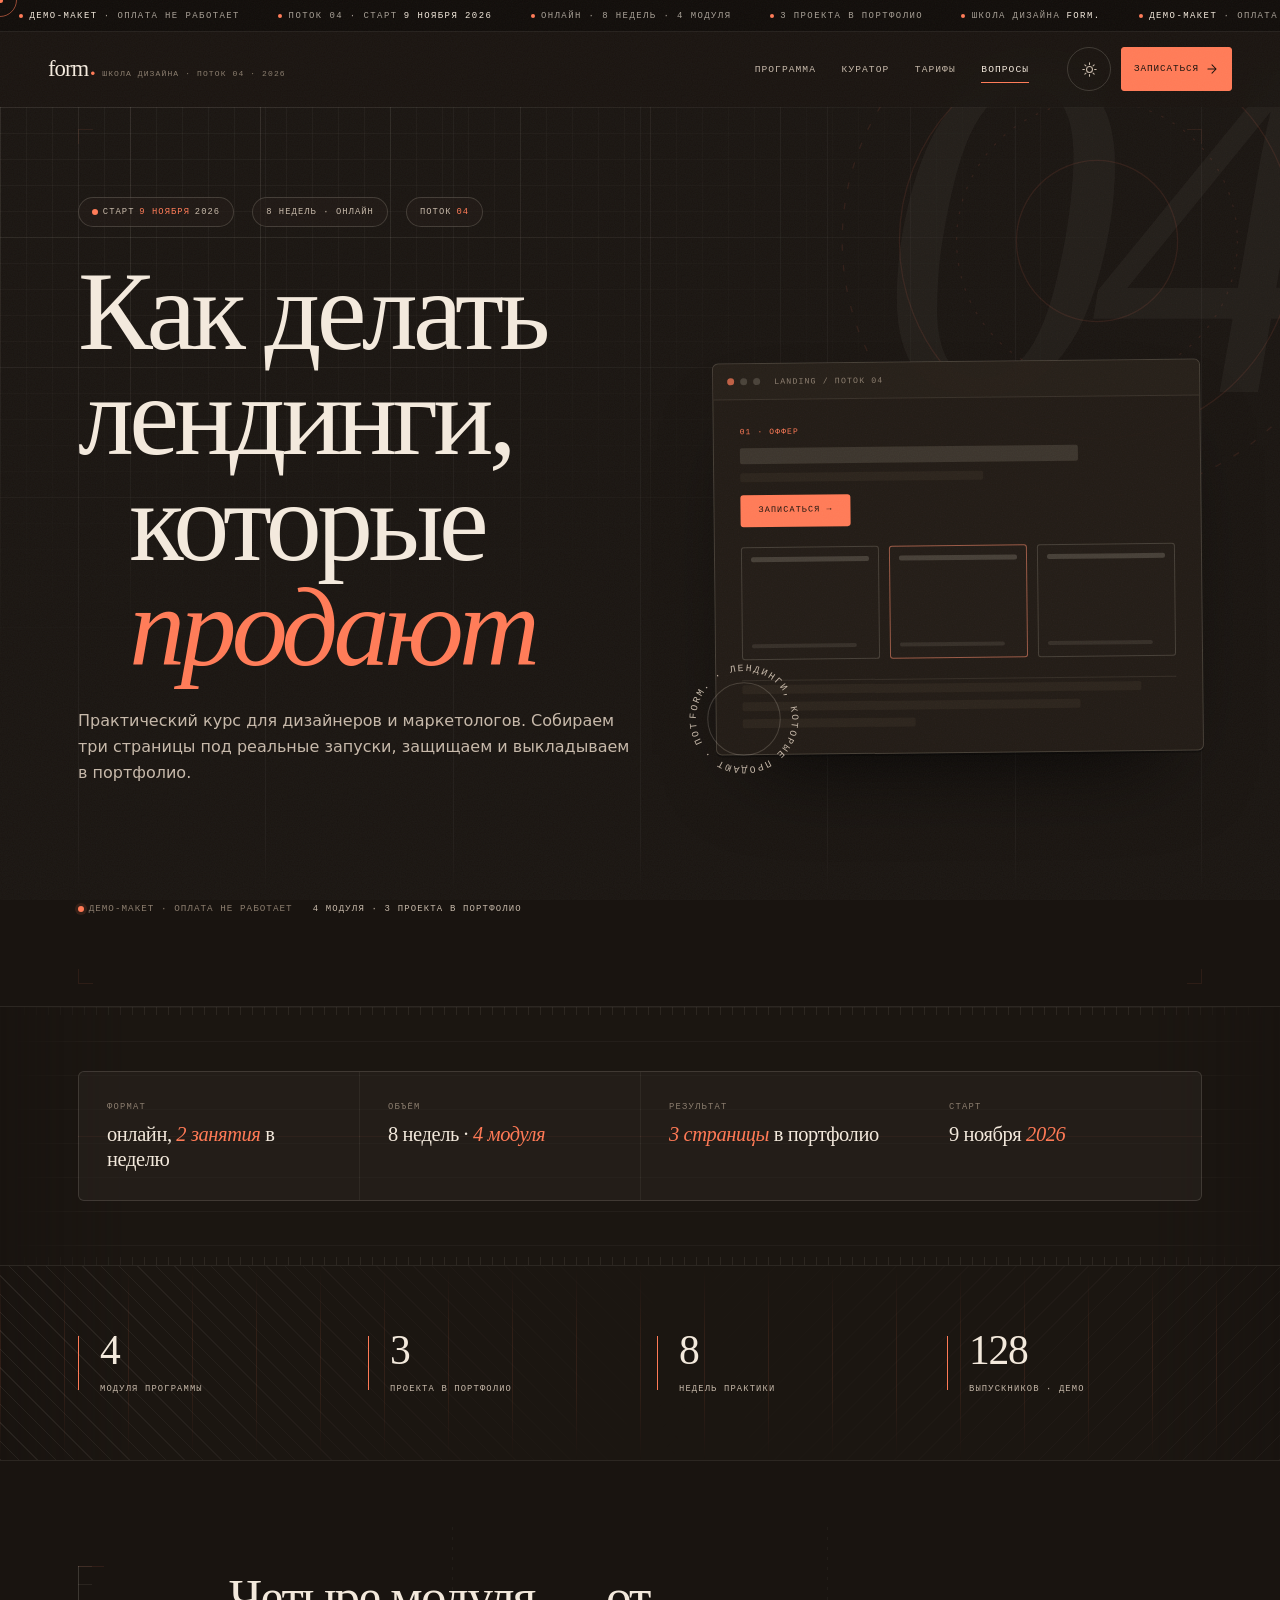
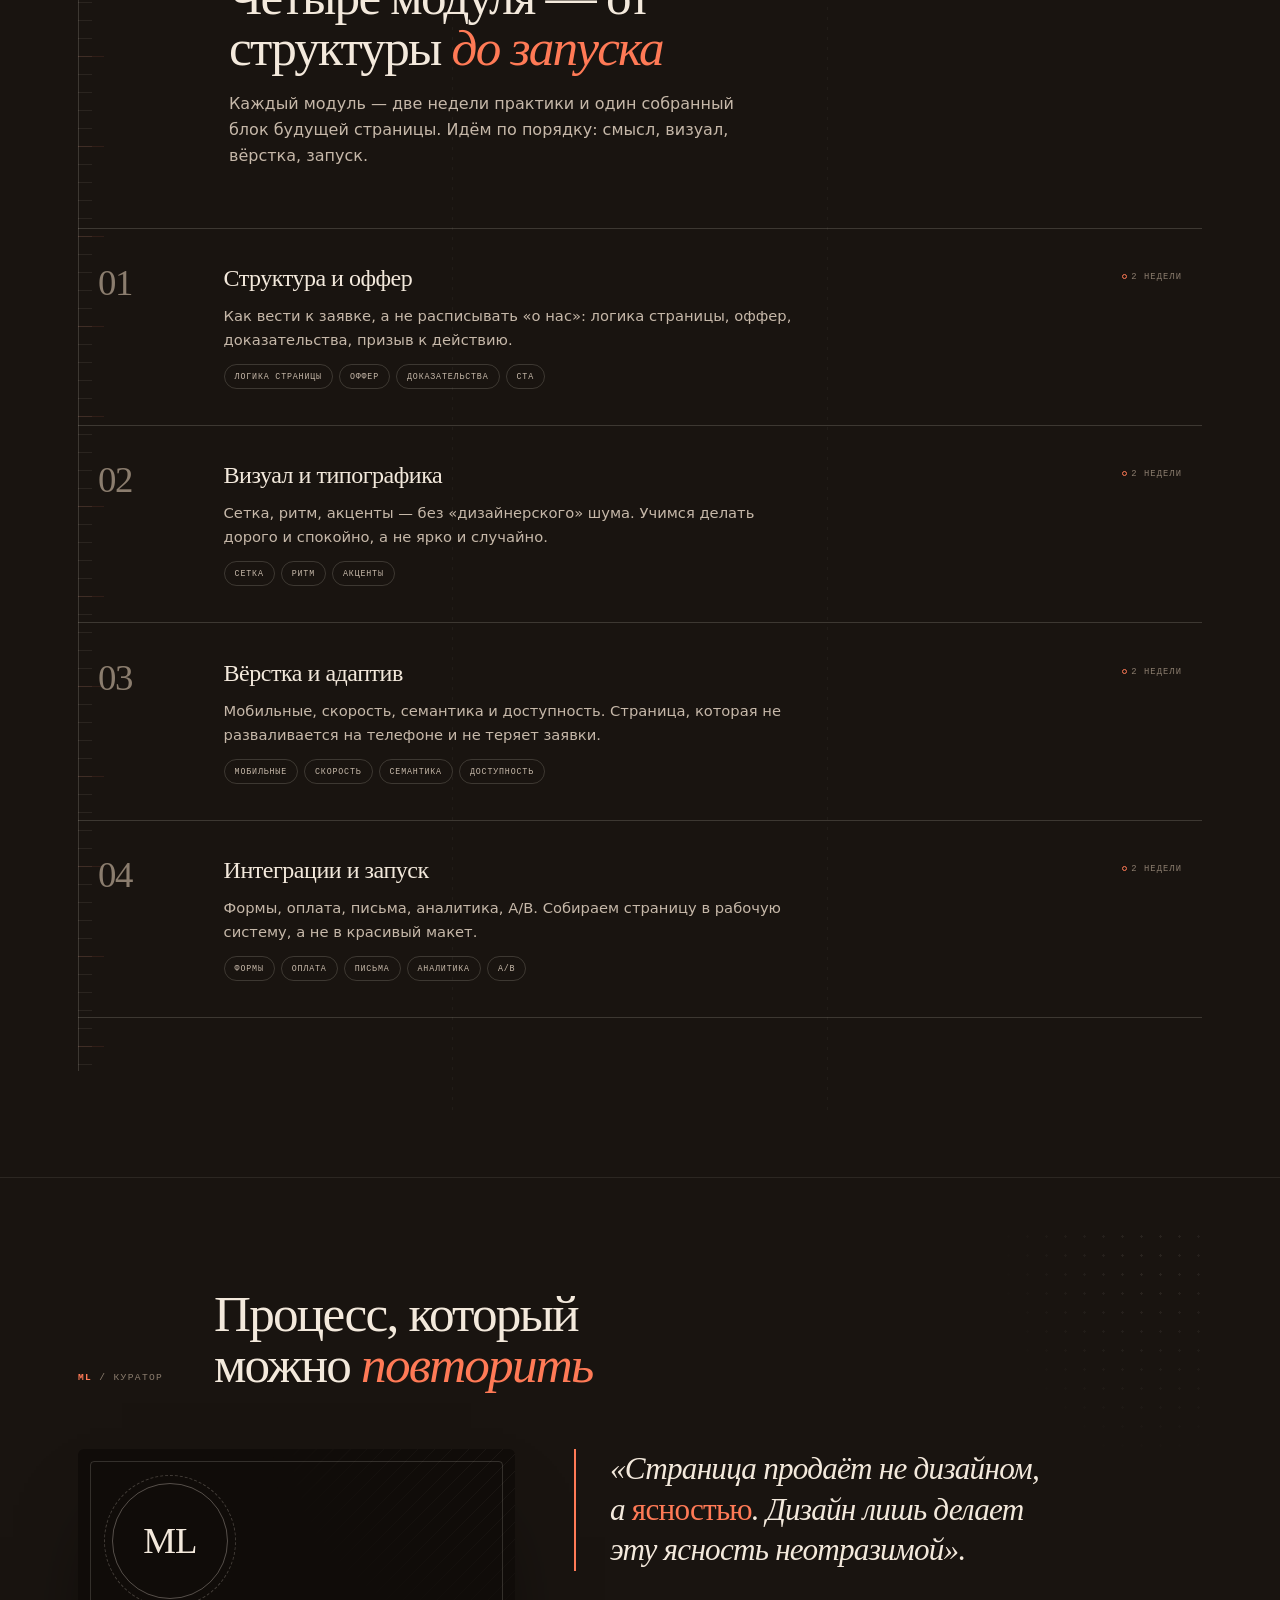
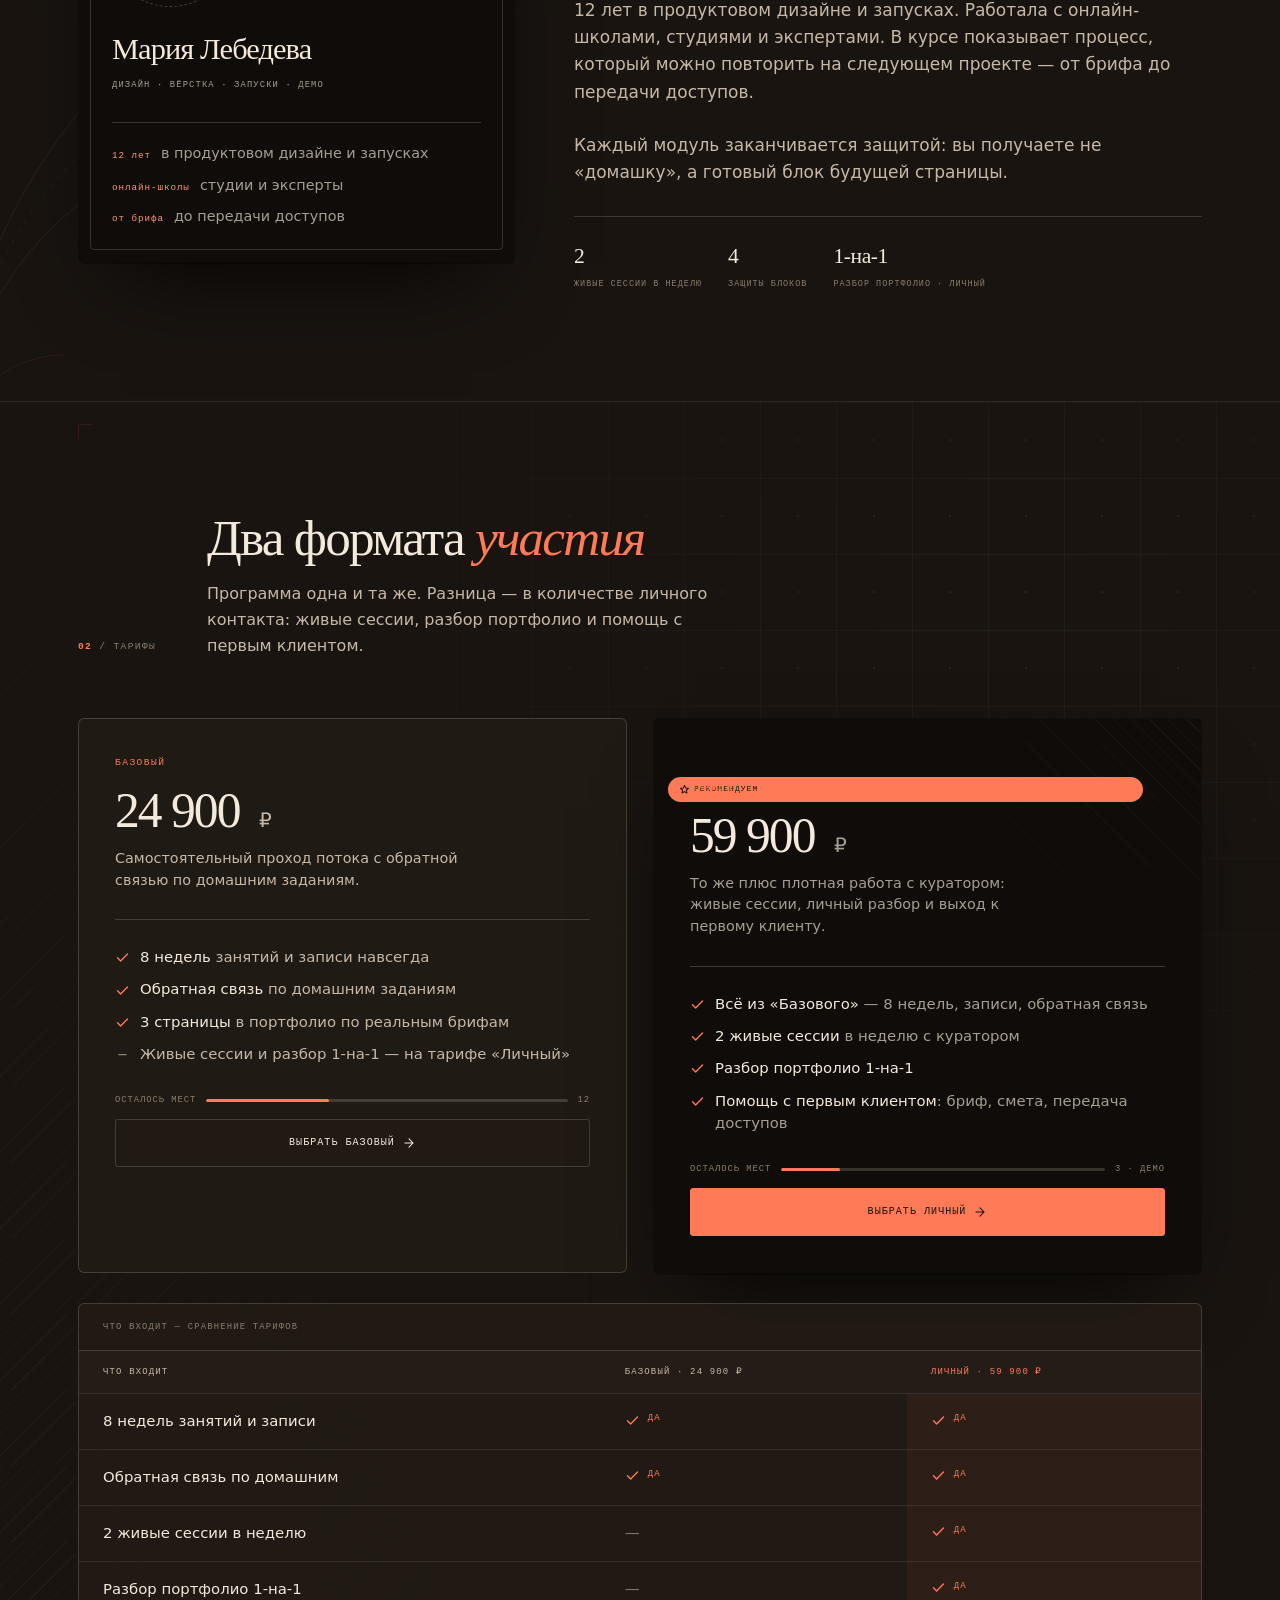
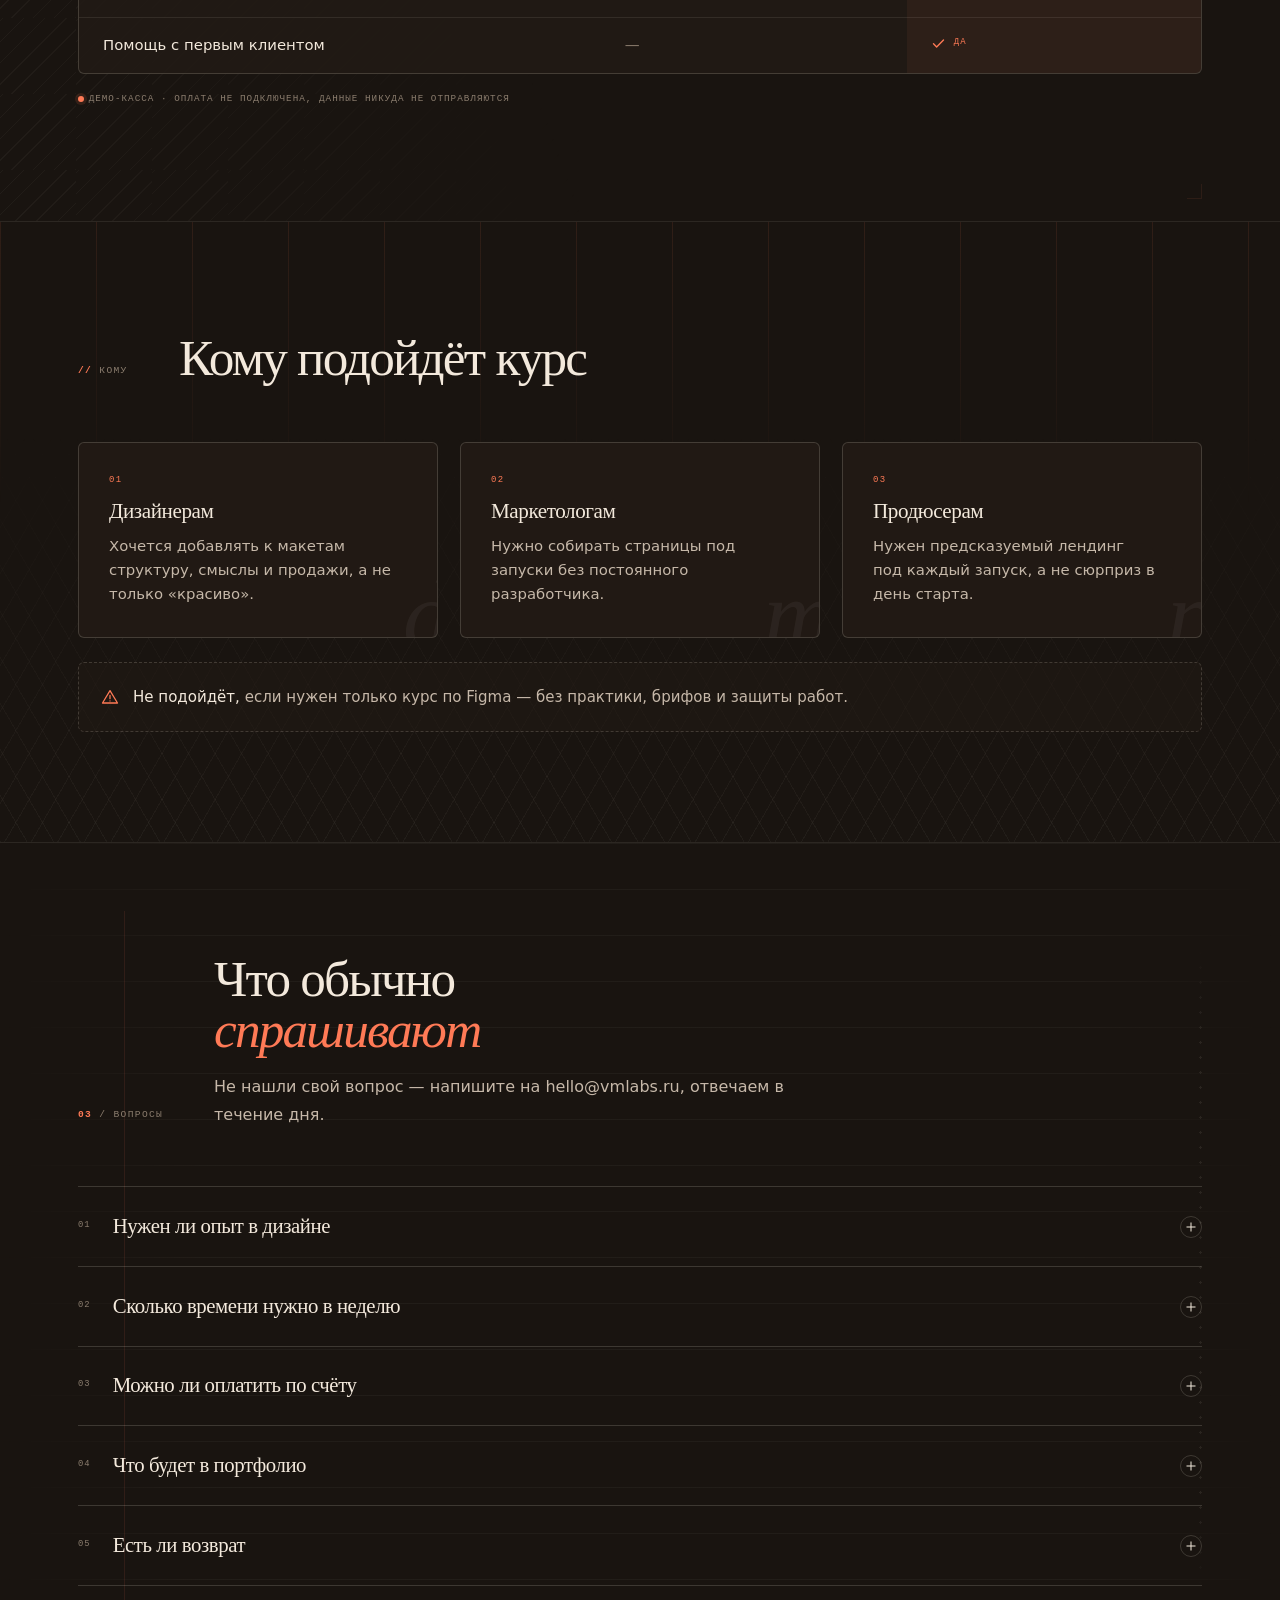
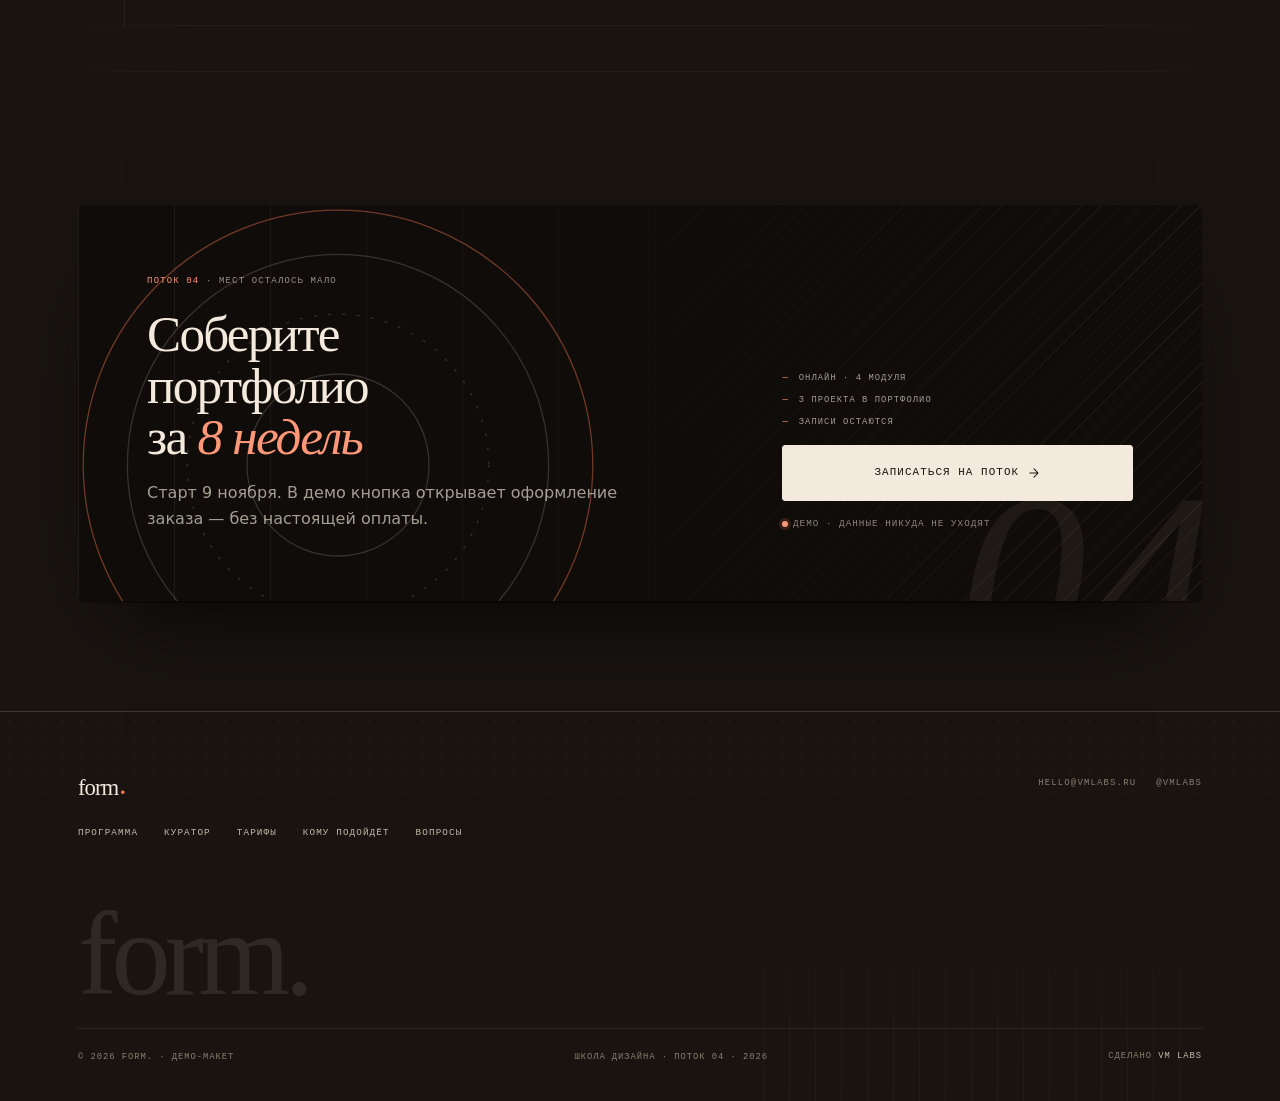
<file: demo-course.html>
<!DOCTYPE html>
<html lang="ru" data-theme="dark" data-theme-key="form-theme"
      data-theme-color-dark="#191410" data-theme-color-light="#f2ebdf">
<head>
<meta charset="utf-8">
<meta name="viewport" content="width=device-width, initial-scale=1">
<title>Form. — курс «Лендинги, которые продают» · поток 04</title>
<meta name="description" content="Практический курс для дизайнеров и маркетологов: 8 недель, 4 модуля, 3 лендинга в портфолио. Старт 9 ноября 2026. Демо-макет — оплата не подключена.">
<meta name="color-scheme" content="dark light">
<script src="script/demo-theme.js?v=20261025b"></script>
<!--
  ФОН v3 — ГЕОМЕТРИЯ ВМЕСТО «ФОНАРИКОВ»
  Убраны все световые пятна/блики/виньетки. Фон теперь чертёжный и у каждой секции свой:
  hero — blueprint-сетка 26/130px + регистрационные метки + дуги
  facts — бухгалтерская линейка (горизонталь 34px + tick-полосы сверху/снизу)
  stats — встречная диагональная штриховка 45° / −45°
  program — вертикальная линейка с делениями + пунктирные колоночные направляющие
  teacher — концентрические четверть-дуги (SVG) + точечная матрица
  pricing — чертёжный лист: квадраты 76px с узелковыми точками + угловые метки
  audience — изометрическая сетка 60° / −60°
  faq — разлиновка 46px + точечная колонка справа
  enroll — диагональ + концентрические окружности внутри тёмной панели
  footer — точечная матрица + вертикальные штрихи + гигантский вордмарк
  Глобально — только волосяные колоночные линии (по .shell) и зерно бумаги.
  Все паттерны на alpha 4–9%, с масками затухания; при prefers-contrast декор отключается.
-->
<style>
/* ============================================================
   01 · TOKENS
   ============================================================ */
:root{
  --font-serif:"Playfair Display","Cormorant Garamond","Lora","PT Serif",Georgia,"Times New Roman",serif;
  --font-mono:"JetBrains Mono","IBM Plex Mono","SF Mono",ui-monospace,Menlo,Consolas,"Liberation Mono",monospace;
  --font-sans:system-ui,-apple-system,"Segoe UI",Roboto,"Helvetica Neue",Arial,sans-serif;

  --shell-max:1220px;
  --shell-pad:clamp(18px,4.6vw,48px);
  --sect-gap:clamp(64px,8.6vw,132px);
  --radius:3px;
  --radius-lg:6px;

  --ease:cubic-bezier(.22,.75,.2,1);
  --ease-out:cubic-bezier(.16,1,.3,1);
  --t-fast:.18s;
  --t:.42s;

  --header-h:74px;
}

html[data-theme="light"]{
  --bg:#f2ebdf;
  --panel:#faf5ec;
  --panel-2:#ece3d4;
  --text:#1c1813;
  --dim:#4f473c;
  --faint:#8a7f70;
  --accent:#b0442b;
  --accent-2:#8f3520;
  --accent-soft:rgba(176,68,43,.09);
  --line:rgba(28,24,19,.16);
  --line-soft:rgba(28,24,19,.09);
  --ink:#1c1813;
  --ink-2:#2a231b;
  --on-ink:#f3e9dc;
  --on-ink-dim:rgba(243,233,220,.68);
  --shadow:0 1px 0 rgba(28,24,19,.04),0 18px 44px -28px rgba(28,24,19,.42);
  --shadow-lg:0 2px 0 rgba(28,24,19,.04),0 40px 80px -40px rgba(28,24,19,.5);

  /* геометрия фона */
  --deco:rgba(28,24,19,.075);
  --deco-2:rgba(28,24,19,.045);
  --deco-3:rgba(176,68,43,.085);
  --col-line:rgba(28,24,19,.045);
  --grain-op:.05;
  --grain-blend:multiply;
  --blur:saturate(1.2) blur(14px);
}

html[data-theme="dark"]{
  --bg:#191410;
  --panel:#221b15;
  --panel-2:#2b231b;
  --text:#f3e9dc;
  --dim:#c6b8a9;
  --faint:#8b7d6e;
  --accent:#ff7a56;
  --accent-2:#ff9878;
  --accent-soft:rgba(255,122,86,.12);
  --line:rgba(243,233,220,.17);
  --line-soft:rgba(243,233,220,.09);
  --ink:#100c09;
  --ink-2:#171109;
  --on-ink:#f3e9dc;
  --on-ink-dim:rgba(243,233,220,.66);
  --shadow:0 1px 0 rgba(0,0,0,.3),0 22px 50px -30px rgba(0,0,0,.9);
  --shadow-lg:0 2px 0 rgba(0,0,0,.3),0 44px 90px -44px rgba(0,0,0,.95);

  --deco:rgba(243,233,220,.08);
  --deco-2:rgba(243,233,220,.045);
  --deco-3:rgba(255,122,86,.10);
  --col-line:rgba(243,233,220,.045);
  --grain-op:.045;
  --grain-blend:screen;
  --blur:saturate(1.15) blur(14px);
}

html[data-contrast="high"]{
  --dim:var(--text);--faint:var(--dim);
  --line:rgba(28,24,19,.5);--line-soft:rgba(28,24,19,.32);
  --grain-op:0;
  --deco:transparent;--deco-2:transparent;--deco-3:transparent;--col-line:transparent;
}
html[data-theme="dark"][data-contrast="high"]{
  --line:rgba(243,233,220,.55);--line-soft:rgba(243,233,220,.34);
}

/* ============================================================
   02 · RESET / BASE
   ============================================================ */
*,*::before,*::after{box-sizing:border-box}
html{-webkit-text-size-adjust:100%;scroll-behavior:smooth}
body{
  margin:0;background:var(--bg);color:var(--text);
  font-family:var(--font-sans);
  font-size:clamp(16px,.42vw + 15px,17px);line-height:1.6;
  font-synthesis-weight:none;
  -webkit-font-smoothing:antialiased;-moz-osx-font-smoothing:grayscale;
  overflow-x:hidden;
  transition:background-color var(--t) var(--ease),color var(--t) var(--ease);
}
body.is-locked{overflow:hidden}
img,svg{display:block;max-width:100%}
button,input,select,textarea{font:inherit;color:inherit}
a{color:inherit;text-decoration:none}
h1,h2,h3,h4,p,figure,blockquote,ul,ol,dl,dd{margin:0}
ul,ol{padding:0;list-style:none}
table{border-collapse:collapse;width:100%}

:focus-visible{outline:2px solid var(--accent);outline-offset:3px;border-radius:2px}
::selection{background:var(--accent);color:#fff}

.sr-only{position:absolute;width:1px;height:1px;padding:0;margin:-1px;overflow:hidden;clip:rect(0 0 0 0);clip-path:inset(50%);white-space:nowrap;border:0}

.skip{
  position:fixed;top:10px;left:10px;z-index:1200;transform:translateY(-160%);
  background:var(--ink);color:var(--on-ink);
  font-family:var(--font-mono);font-size:.66rem;letter-spacing:.12em;text-transform:uppercase;
  padding:12px 18px;border-radius:var(--radius);transition:transform var(--t-fast) var(--ease);
}
.skip:focus-visible{transform:translateY(0)}

.shell{width:100%;max-width:var(--shell-max);margin-inline:auto;padding-inline:var(--shell-pad)}
.shell--wide{max-width:1400px}

/* ============================================================
   02b · ГЛОБАЛЬНЫЙ ФОН: колоночные линии + зерно
   ============================================================ */
.bg{position:fixed;inset:0;z-index:0;pointer-events:none;overflow:hidden;contain:strict}
.bg__cols{
  position:absolute;inset:0;margin-inline:auto;max-width:var(--shell-max);padding-inline:var(--shell-pad);
  display:grid;grid-template-columns:repeat(6,minmax(0,1fr));
  -webkit-mask-image:linear-gradient(to bottom,transparent 0,#000 5%,#000 93%,transparent 100%);
  mask-image:linear-gradient(to bottom,transparent 0,#000 5%,#000 93%,transparent 100%);
}
.bg__cols i{display:block;border-left:1px solid var(--col-line);transition:border-color .7s var(--ease)}
.bg__cols i:last-child{border-right:1px solid var(--col-line)}

body::after{
  content:"";position:fixed;inset:0;z-index:900;pointer-events:none;
  opacity:var(--grain-op);mix-blend-mode:var(--grain-blend);
  background-image:url("data:image/svg+xml,%3Csvg xmlns='http://www.w3.org/2000/svg' width='180' height='180'%3E%3Cfilter id='n'%3E%3CfeTurbulence type='fractalNoise' baseFrequency='0.82' numOctaves='3' stitchTiles='stitch'/%3E%3C/filter%3E%3Crect width='180' height='180' filter='url(%23n)'/%3E%3C/svg%3E");
  background-size:180px 180px;
}

.masthead,main,.footer{position:relative;z-index:1}

/* ============================================================
   02c · ГЕОМЕТРИЯ СЕКЦИЙ
   ============================================================ */
.geo{position:absolute;inset:0;z-index:0;pointer-events:none;overflow:hidden;color:var(--deco)}
.geo__layer{position:absolute;inset:0}
.geo__shell{position:absolute;top:0;bottom:0;left:50%;transform:translateX(-50%);width:min(100%,var(--shell-max))}
.geo svg{position:absolute}

.sect,.hero,.facts,.stats,.enroll,.footer{position:relative;overflow-x:clip}
.sect > .shell,.hero__in,.facts .shell,.stats .shell,.enroll .shell,.footer .shell{position:relative;z-index:1}

/* — 1 · HERO: blueprint + метки + дуги — */
.geo--blueprint .geo__layer{
  background-image:
    linear-gradient(to bottom,var(--deco-2) 0 1px,transparent 1px),
    linear-gradient(to right,var(--deco-2) 0 1px,transparent 1px),
    linear-gradient(to bottom,var(--deco) 0 1px,transparent 1px),
    linear-gradient(to right,var(--deco) 0 1px,transparent 1px);
  background-size:26px 26px,26px 26px,130px 130px,130px 130px;
  -webkit-mask-image:radial-gradient(118% 88% at 14% 2%,#000 4%,rgba(0,0,0,.4) 42%,transparent 72%);
  mask-image:radial-gradient(118% 88% at 14% 2%,#000 4%,rgba(0,0,0,.4) 42%,transparent 72%);
}
.geo--blueprint .arcs{right:-6%;top:-14%;width:min(46vw,520px);aspect-ratio:1;color:var(--deco-3)}
.geo--blueprint .arcs circle{fill:none;stroke:currentColor;stroke-width:1}
.geo--blueprint .arcs circle:nth-child(2){stroke-dasharray:2 8}
.geo--blueprint .arcs circle:nth-child(4){stroke-dasharray:5 11}

.crop{position:absolute;width:15px;height:15px;border:0 solid var(--deco-3);opacity:.9}
.crop--tl{top:22px;left:var(--shell-pad);border-top-width:1px;border-left-width:1px}
.crop--tr{top:22px;right:var(--shell-pad);border-top-width:1px;border-right-width:1px}
.crop--bl{bottom:22px;left:var(--shell-pad);border-bottom-width:1px;border-left-width:1px}
.crop--br{bottom:22px;right:var(--shell-pad);border-bottom-width:1px;border-right-width:1px}

.hero__ghost{
  position:absolute;right:-2vw;top:-6vh;z-index:0;
  font-family:var(--font-serif);font-style:italic;
  font-size:clamp(16rem,38vw,34rem);line-height:.72;
  color:var(--text);opacity:.042;letter-spacing:-.06em;user-select:none;will-change:transform;
}

/* — 2 · FACTS: бухгалтерская линейка — */
.geo--ledger .geo__layer{
  background-image:repeating-linear-gradient(to bottom,var(--deco-2) 0 1px,transparent 1px 34px);
  -webkit-mask-image:linear-gradient(to right,transparent,#000 9%,#000 91%,transparent);
  mask-image:linear-gradient(to right,transparent,#000 9%,#000 91%,transparent);
}
.geo--ledger::before,.geo--ledger::after{
  content:"";position:absolute;left:0;right:0;height:8px;
  background-image:repeating-linear-gradient(to right,var(--deco) 0 1px,transparent 1px 12px);
  -webkit-mask-image:linear-gradient(to right,transparent,#000 12%,#000 88%,transparent);
  mask-image:linear-gradient(to right,transparent,#000 12%,#000 88%,transparent);
}
.geo--ledger::before{top:0}
.geo--ledger::after{bottom:0}
.geo--ledger .accent-line{position:absolute;left:var(--shell-pad);right:var(--shell-pad);top:50%;height:1px;background:var(--deco-3)}

/* — 3 · STATS: встречная штриховка — */
.geo--diag .geo__layer{
  background-image:repeating-linear-gradient(45deg,var(--deco) 0 1px,transparent 1px 13px);
  -webkit-mask-image:linear-gradient(102deg,#000 0,rgba(0,0,0,.35) 30%,transparent 56%);
  mask-image:linear-gradient(102deg,#000 0,rgba(0,0,0,.35) 30%,transparent 56%);
}
.geo--diag .geo__layer--b{
  background-image:repeating-linear-gradient(-45deg,var(--deco-2) 0 1px,transparent 1px 17px);
  -webkit-mask-image:linear-gradient(258deg,#000 0,rgba(0,0,0,.4) 28%,transparent 52%);
  mask-image:linear-gradient(258deg,#000 0,rgba(0,0,0,.4) 28%,transparent 52%);
}
.geo--diag .geo__layer--c{
  background-image:repeating-linear-gradient(to right,var(--deco-3) 0 1px,transparent 1px 64px);
  -webkit-mask-image:linear-gradient(to bottom,transparent,#000 40%,#000 60%,transparent);
  mask-image:linear-gradient(to bottom,transparent,#000 40%,#000 60%,transparent);
}

/* — 4 · PROGRAM: линейка + направляющие — */
.geo--ruler .rail{position:absolute;left:var(--shell-pad);top:8%;bottom:8%;width:1px;background:var(--line)}
.geo--ruler .ticks{
  position:absolute;left:var(--shell-pad);top:8%;bottom:8%;width:14px;
  background-image:repeating-linear-gradient(to bottom,var(--deco) 0 1px,transparent 1px 18px);
}
.geo--ruler .ticks--major{
  width:26px;
  background-image:repeating-linear-gradient(to bottom,var(--deco-3) 0 1px,transparent 1px 90px);
}
.geo--ruler .guide{
  position:absolute;top:5%;bottom:5%;width:1px;
  background-image:repeating-linear-gradient(to bottom,var(--deco-2) 0 3px,transparent 3px 10px);
}
.geo--ruler .guide--1{left:calc(var(--shell-pad) + (100% - var(--shell-pad) * 2) * .333)}
.geo--ruler .guide--2{left:calc(var(--shell-pad) + (100% - var(--shell-pad) * 2) * .666)}

/* — 5 · TEACHER: дуги + точечная матрица — */
.geo--arcs .quarter{left:calc(var(--shell-pad) * -1);bottom:-8%;width:min(56vw,560px);aspect-ratio:1;color:var(--deco)}
.geo--arcs .quarter path{fill:none;stroke:currentColor;stroke-width:1}
.geo--arcs .quarter path:nth-child(2){stroke-dasharray:3 9}
.geo--arcs .quarter path:nth-child(4){stroke-dasharray:1 7}
.geo--arcs .quarter path:nth-child(5){stroke:var(--deco-3)}
.geo--arcs .dots{
  position:absolute;right:var(--shell-pad);top:6%;width:min(26vw,260px);height:42%;
  background-image:radial-gradient(circle,var(--deco) 1px,transparent 1.2px);
  background-size:19px 19px;
  -webkit-mask-image:radial-gradient(80% 80% at 80% 10%,#000 8%,transparent 76%);
  mask-image:radial-gradient(80% 80% at 80% 10%,#000 8%,transparent 76%);
}

/* — 6 · PRICING: чертёжный лист — */
.geo--squares .geo__layer{
  background-image:
    radial-gradient(circle,var(--deco) 1.15px,transparent 1.3px),
    linear-gradient(to bottom,var(--deco-2) 0 1px,transparent 1px),
    linear-gradient(to right,var(--deco-2) 0 1px,transparent 1px);
  background-size:76px 76px,76px 76px,76px 76px;
  -webkit-mask-image:radial-gradient(92% 72% at 80% 14%,#000 4%,rgba(0,0,0,.42) 38%,transparent 74%);
  mask-image:radial-gradient(92% 72% at 80% 14%,#000 4%,rgba(0,0,0,.42) 38%,transparent 74%);
}
.geo--squares .geo__layer--b{
  background-image:repeating-linear-gradient(-45deg,var(--deco-2) 0 1px,transparent 1px 15px);
  -webkit-mask-image:linear-gradient(70deg,#000 0,transparent 34%);
  mask-image:linear-gradient(70deg,#000 0,transparent 34%);
}

/* — 7 · AUDIENCE: изометрия — */
.geo--iso .geo__layer{
  background-image:
    repeating-linear-gradient(60deg,var(--deco-2) 0 1px,transparent 1px 23px),
    repeating-linear-gradient(-60deg,var(--deco-2) 0 1px,transparent 1px 23px);
  -webkit-mask-image:linear-gradient(to top,#000 0,rgba(0,0,0,.5) 34%,transparent 68%);
  mask-image:linear-gradient(to top,#000 0,rgba(0,0,0,.5) 34%,transparent 68%);
}
.geo--iso .geo__layer--b{
  background-image:repeating-linear-gradient(to right,var(--deco-3) 0 1px,transparent 1px 96px);
  -webkit-mask-image:linear-gradient(to bottom,#000,transparent 46%);
  mask-image:linear-gradient(to bottom,#000,transparent 46%);
}

/* — 8 · FAQ: разлиновка + точечная колонка — */
.geo--note .geo__layer{
  background-image:repeating-linear-gradient(to bottom,var(--deco-2) 0 1px,transparent 1px 46px);
  -webkit-mask-image:linear-gradient(to right,transparent,#000 16%,#000 84%,transparent);
  mask-image:linear-gradient(to right,transparent,#000 16%,#000 84%,transparent);
}
.geo--note .dots{
  position:absolute;right:var(--shell-pad);top:12%;bottom:12%;width:3px;
  background-image:radial-gradient(circle,var(--deco) 1px,transparent 1.2px);
  background-size:3px 15px;
  -webkit-mask-image:linear-gradient(to bottom,transparent,#000 14%,#000 86%,transparent);
  mask-image:linear-gradient(to bottom,transparent,#000 14%,#000 86%,transparent);
}
.geo--note .margin-line{position:absolute;left:calc(var(--shell-pad) + 46px);top:8%;bottom:8%;width:1px;background:var(--deco-3)}

/* — 9 · FOOTER: матрица + штрихи — */
.geo--foot .geo__layer{
  background-image:radial-gradient(circle,var(--deco-2) 1px,transparent 1.2px);
  background-size:18px 18px;
  -webkit-mask-image:linear-gradient(to bottom,#000,transparent 66%);
  mask-image:linear-gradient(to bottom,#000,transparent 66%);
}
.geo--foot .lines{
  position:absolute;right:var(--shell-pad);top:26%;bottom:0;width:36%;
  background-image:repeating-linear-gradient(to right,var(--deco-2) 0 1px,transparent 1px 26px);
  -webkit-mask-image:linear-gradient(to top,#000,transparent 82%);
  mask-image:linear-gradient(to top,#000,transparent 82%);
}

/* — 10 · ENROLL: геометрия внутри тёмной панели — */
.enroll__geo{position:absolute;inset:0;z-index:0;pointer-events:none;overflow:hidden}
.enroll__geo .diag{
  position:absolute;inset:0;
  background-image:repeating-linear-gradient(-45deg,rgba(243,233,220,.06) 0 1px,transparent 1px 14px);
  -webkit-mask-image:linear-gradient(to left,#000,transparent 58%);
  mask-image:linear-gradient(to left,#000,transparent 58%);
}
.enroll__geo .cols{
  position:absolute;inset:0;
  background-image:repeating-linear-gradient(to right,rgba(243,233,220,.07) 0 1px,transparent 1px 96px);
  -webkit-mask-image:linear-gradient(to right,#000,transparent 66%);
  mask-image:linear-gradient(to right,#000,transparent 66%);
}
.enroll__geo .rings{right:-7%;top:-26%;width:min(50%,520px);aspect-ratio:1;color:rgba(243,233,220,.17)}
.enroll__geo .rings circle{fill:none;stroke:currentColor;stroke-width:1}
.enroll__geo .rings circle:nth-child(2){stroke-dasharray:2 9}
.enroll__geo .rings circle:nth-child(4){stroke:rgba(255,122,86,.4)}

/* ============================================================
   03 · TYPO
   ============================================================ */
.mono{font-family:var(--font-mono);font-size:.6rem;letter-spacing:.12em;text-transform:uppercase;font-feature-settings:"tnum" 1,"zero" 1;font-variant-numeric:tabular-nums}
.kicker{font-family:var(--font-mono);font-size:clamp(.56rem,.7vw,.62rem);letter-spacing:.13em;text-transform:uppercase;color:var(--faint);font-feature-settings:"tnum" 1}
.kicker b{color:var(--accent);font-weight:500}
.kicker i{font-style:normal;color:var(--dim)}

h1,h2,h3{font-family:var(--font-serif);font-weight:400;text-wrap:balance}
h1{font-size:clamp(2.6rem,9vw,7rem);line-height:.94;letter-spacing:-.042em}
h2{font-size:clamp(1.8rem,4.4vw,3.2rem);line-height:1;letter-spacing:-.035em}
h3{font-size:clamp(1.15rem,1.9vw,1.5rem);line-height:1.14;letter-spacing:-.02em}
em,.em{font-style:italic;color:var(--accent)}

.lead{color:var(--dim);font-size:clamp(1rem,1.2vw,1.08rem);line-height:1.62;max-width:56ch;text-wrap:pretty}
p{text-wrap:pretty}

.demo-note{font-family:var(--font-mono);font-size:.58rem;letter-spacing:.11em;text-transform:uppercase;color:var(--faint);display:inline-flex;align-items:center;gap:.5em;font-feature-settings:"tnum" 1}
.demo-note::before{content:"";width:6px;height:6px;border-radius:50%;background:var(--accent);flex:none;box-shadow:0 0 0 3px var(--accent-soft)}

/* ============================================================
   04 · BUTTONS
   ============================================================ */
.btn{
  --btn-bg:var(--accent);--btn-fg:#fff;
  position:relative;display:inline-flex;align-items:center;justify-content:center;gap:.7em;
  min-height:48px;padding:.95em 1.6em;
  font-family:var(--font-mono);font-size:.63rem;letter-spacing:.1em;text-transform:uppercase;font-weight:500;
  color:var(--btn-fg);background:var(--btn-bg);border:1px solid var(--btn-bg);border-radius:var(--radius);
  cursor:pointer;overflow:hidden;isolation:isolate;
  transition:color var(--t-fast) var(--ease),border-color var(--t-fast) var(--ease),transform var(--t-fast) var(--ease),box-shadow var(--t-fast) var(--ease);
}
.btn::before{content:"";position:absolute;inset:0;z-index:-1;background:var(--ink);transform:translateY(101%);transition:transform .38s var(--ease-out)}
.btn:hover{transform:translateY(-2px);box-shadow:0 14px 28px -18px rgba(28,24,19,.7)}
.btn:hover::before{transform:translateY(0)}
.btn:active{transform:translateY(0)}
.btn svg{width:14px;height:14px;flex:none;transition:transform .3s var(--ease)}
.btn:hover svg{transform:translateX(4px)}

.btn--ghost{--btn-bg:transparent;--btn-fg:var(--text);border-color:var(--line);background:color-mix(in srgb,var(--panel) 42%,transparent)}
.btn--ghost::before{background:var(--accent)}
.btn--ghost:hover{color:#fff;border-color:var(--accent)}
.btn--ink{--btn-bg:var(--ink);--btn-fg:var(--on-ink)}
.btn--ink::before{background:var(--accent)}
.btn--ink:hover{border-color:var(--accent)}
.btn--lg{min-height:56px;padding:1.15em 2.1em;font-size:.68rem}
.btn--block{width:100%}

html[data-theme="dark"] .btn{--btn-fg:#1a120c}
html[data-theme="dark"] .btn::before{background:var(--on-ink)}
html[data-theme="dark"] .btn:hover{color:var(--ink)}
html[data-theme="dark"] .btn--ghost{--btn-fg:var(--text)}
html[data-theme="dark"] .btn--ghost:hover{color:#1a120c}
html[data-theme="dark"] .btn--ink{--btn-fg:var(--on-ink)}

.link-u{position:relative;display:inline-block;padding-bottom:2px}
.link-u::after{content:"";position:absolute;left:0;bottom:0;width:100%;height:1px;background:currentColor;transform:scaleX(0);transform-origin:left;transition:transform .34s var(--ease-out)}
.link-u:hover::after{transform:scaleX(1)}

/* ============================================================
   05 · CURSOR + PROGRESS
   ============================================================ */
.progress{position:fixed;top:0;left:0;right:0;height:2px;z-index:1000;pointer-events:none}
.progress__bar{display:block;height:100%;width:0%;background:linear-gradient(90deg,var(--accent),var(--accent-2));box-shadow:0 0 12px var(--accent-soft)}

.cursor,.cursor__ring,.cursor__dot{display:none}
@media (pointer:fine){
  html.has-cursor,html.has-cursor *{cursor:none !important}
  html.has-cursor input,html.has-cursor textarea,html.has-cursor select{cursor:auto !important}
  .cursor{display:block;position:fixed;top:0;left:0;z-index:1100;width:0;height:0;pointer-events:none;opacity:0;transition:opacity .25s var(--ease)}
  .cursor__ring{display:block;position:absolute;width:34px;height:34px;margin:-17px 0 0 -17px;border:1px solid var(--accent);border-radius:50%;opacity:.55;
    transition:width .28s var(--ease),height .28s var(--ease),margin .28s var(--ease),opacity .28s var(--ease),background-color .28s var(--ease)}
  .cursor__dot{display:block;position:absolute;width:5px;height:5px;margin:-2.5px 0 0 -2.5px;background:var(--accent);border-radius:50%}
  .cursor.is-hover .cursor__ring{width:56px;height:56px;margin:-28px 0 0 -28px;background:var(--accent-soft);opacity:.9}
  .cursor.is-down .cursor__ring{width:24px;height:24px;margin:-12px 0 0 -12px;opacity:.9}
  .cursor.is-active{opacity:1}
  .cursor.is-hidden{opacity:0}
}

/* ============================================================
   06 · MASTHEAD
   ============================================================ */
.masthead{
  position:sticky;top:0;z-index:800;
  background:color-mix(in srgb,var(--bg) 76%,transparent);
  -webkit-backdrop-filter:var(--blur);backdrop-filter:var(--blur);
  border-bottom:1px solid transparent;
  transition:border-color var(--t) var(--ease),background-color var(--t) var(--ease);
}
.masthead.is-stuck{border-bottom-color:var(--line);background:color-mix(in srgb,var(--bg) 90%,transparent)}
@supports not (backdrop-filter:blur(2px)){.masthead{background:var(--bg)}}

.strip{overflow:hidden;border-bottom:1px solid var(--line-soft);background:var(--ink);color:var(--on-ink);max-height:34px;transition:max-height .4s var(--ease),opacity .3s var(--ease)}
.masthead.is-stuck .strip{max-height:0;opacity:0}
.strip__track{display:flex;width:max-content;animation:marquee 42s linear infinite}
.strip__group{display:flex;align-items:center;gap:2.4rem;padding:9px 1.2rem 8px;white-space:nowrap;font-family:var(--font-mono);font-size:.56rem;letter-spacing:.16em;text-transform:uppercase}
.strip__group span{display:inline-flex;align-items:center;gap:.7em;color:var(--on-ink-dim)}
.strip__group span::before{content:"";width:4px;height:4px;background:var(--accent);border-radius:50%}
.strip__group b{color:var(--on-ink);font-weight:500}
@keyframes marquee{from{transform:translateX(0)}to{transform:translateX(-50%)}}

.masthead__in{display:flex;align-items:center;gap:clamp(14px,3vw,40px);min-height:var(--header-h)}
.logo{display:inline-flex;align-items:baseline;gap:1px;font-family:var(--font-serif);font-size:1.42rem;letter-spacing:-.045em;line-height:1;color:var(--text)}
.logo span{color:var(--accent);font-size:1.9rem;line-height:0;transform:translateY(-1px)}
.logo small{font-family:var(--font-mono);font-size:.5rem;letter-spacing:.14em;text-transform:uppercase;color:var(--faint);margin-left:.7em}

.nav{display:flex;align-items:center;gap:clamp(14px,2vw,30px);margin-left:auto}
.nav__link{position:relative;font-family:var(--font-mono);font-size:.6rem;letter-spacing:.11em;text-transform:uppercase;color:var(--dim);padding:8px 0;transition:color var(--t-fast) var(--ease)}
.nav__link::after{content:"";position:absolute;left:0;bottom:2px;width:100%;height:1px;background:var(--accent);transform:scaleX(0);transform-origin:left;transition:transform .34s var(--ease-out)}
.nav__link:hover{color:var(--text)}
.nav__link:hover::after,.nav__link[aria-current="true"]::after{transform:scaleX(1)}
.nav__link[aria-current="true"]{color:var(--text)}

.masthead__actions{display:flex;align-items:center;gap:10px}
.theme-toggle{position:relative;display:inline-flex;align-items:center;justify-content:center;width:44px;height:44px;padding:0;background:transparent;border:1px solid var(--line);border-radius:50%;color:var(--dim);cursor:pointer;
  transition:color var(--t-fast) var(--ease),border-color var(--t-fast) var(--ease),background-color var(--t-fast) var(--ease),transform var(--t-fast) var(--ease)}
.theme-toggle:hover{color:var(--accent);border-color:var(--accent);transform:rotate(-14deg)}
.theme-toggle svg{width:17px;height:17px;position:absolute;transition:opacity .3s var(--ease),transform .4s var(--ease)}
.theme-toggle .ico-sun{opacity:0;transform:scale(.5) rotate(-60deg)}
.theme-toggle .ico-moon{opacity:1;transform:scale(1) rotate(0)}
html[data-theme="dark"] .theme-toggle .ico-sun{opacity:1;transform:scale(1) rotate(0)}
html[data-theme="dark"] .theme-toggle .ico-moon{opacity:0;transform:scale(.5) rotate(60deg)}
.masthead .btn{min-height:44px;padding:.8em 1.25em;font-size:.58rem}

.burger{display:none;width:44px;height:44px;padding:0;align-items:center;justify-content:center;flex-direction:column;gap:5px;background:transparent;border:1px solid var(--line);border-radius:50%;cursor:pointer}
.burger i{display:block;width:16px;height:1.5px;background:var(--text);transition:transform .3s var(--ease),opacity .2s}
.burger[aria-expanded="true"] i:first-child{transform:translateY(3.2px) rotate(45deg)}
.burger[aria-expanded="true"] i:last-child{transform:translateY(-3.2px) rotate(-45deg)}

.mobile-nav{display:none;border-top:1px solid var(--line-soft);background:color-mix(in srgb,var(--bg) 97%,transparent);overflow:hidden;max-height:0;transition:max-height .45s var(--ease)}
.mobile-nav.is-open{max-height:420px}
.mobile-nav ul{padding:10px var(--shell-pad) 22px;display:grid;gap:2px}
.mobile-nav a{display:flex;align-items:center;justify-content:space-between;gap:12px;min-height:48px;padding:10px 0;border-bottom:1px solid var(--line-soft);font-family:var(--font-mono);font-size:.66rem;letter-spacing:.11em;text-transform:uppercase}
.mobile-nav a span{color:var(--accent);font-size:.56rem}

/* ============================================================
   07 · HERO
   ============================================================ */
main{display:block}
section{scroll-margin-top:calc(var(--header-h) + 28px)}

.hero{padding-block:clamp(48px,7vw,96px) clamp(56px,7vw,104px);border-bottom:1px solid var(--line-soft)}
.hero__in{position:relative;display:grid;grid-template-columns:minmax(0,1.08fr) minmax(0,.92fr);gap:clamp(28px,5vw,68px);align-items:center}
.hero__meta{display:flex;flex-wrap:wrap;align-items:center;gap:10px 18px;margin-bottom:clamp(20px,3vw,32px)}
.pill{display:inline-flex;align-items:center;gap:.55em;padding:7px 13px;border:1px solid var(--line);border-radius:100px;
  font-family:var(--font-mono);font-size:.55rem;letter-spacing:.12em;text-transform:uppercase;color:var(--dim);
  background:color-mix(in srgb,var(--panel) 62%,transparent);-webkit-backdrop-filter:blur(4px);backdrop-filter:blur(4px)}
.pill b{color:var(--accent);font-weight:500}
.pill--dot::before{content:"";width:6px;height:6px;border-radius:50%;background:var(--accent);animation:pulse 2.4s var(--ease) infinite}
@keyframes pulse{0%,100%{box-shadow:0 0 0 0 var(--accent-soft);opacity:1}50%{box-shadow:0 0 0 6px transparent;opacity:.65}}

.hero h1{margin-bottom:clamp(18px,2.4vw,28px)}
.hero h1 .line{display:block}
.hero h1 .line--shift{padding-left:clamp(0px,4vw,72px)}
.hero__lead{margin-bottom:clamp(26px,3.4vw,38px)}
.hero__cta{display:flex;flex-wrap:wrap;gap:12px;margin-bottom:22px}
.hero__fine{display:flex;flex-wrap:wrap;gap:8px 20px;align-items:center}

.hero__panel{position:relative}
.wire{position:relative;background:color-mix(in srgb,var(--panel) 94%,transparent);border:1px solid var(--line);border-radius:var(--radius-lg);box-shadow:var(--shadow-lg);overflow:hidden;transform:rotate(-.6deg);transition:transform .6s var(--ease-out)}
.hero__panel:hover .wire{transform:rotate(0deg) translateY(-4px)}
.wire__bar{display:flex;align-items:center;gap:6px;padding:11px 14px;border-bottom:1px solid var(--line-soft);background:color-mix(in srgb,var(--panel-2) 55%,transparent)}
.wire__bar i{width:7px;height:7px;border-radius:50%;background:var(--line);display:block}
.wire__bar i:first-child{background:var(--accent);opacity:.7}
.wire__bar em{margin-left:8px;font-style:normal;font-family:var(--font-mono);font-size:.52rem;letter-spacing:.13em;text-transform:uppercase;color:var(--faint)}
.wire__body{padding:clamp(16px,2.4vw,26px);display:grid;gap:clamp(14px,2vw,20px)}
.wire__hero{position:relative;display:grid;gap:9px}
.wire__tag{font-family:var(--font-mono);font-size:.5rem;letter-spacing:.14em;text-transform:uppercase;color:var(--accent)}
.wire__line{display:block;height:9px;border-radius:2px;background:var(--panel-2);position:relative;overflow:hidden}
.wire__line::after{content:"";position:absolute;inset:0;background:linear-gradient(90deg,transparent,color-mix(in srgb,var(--accent) 30%,transparent),transparent);transform:translateX(-100%);animation:sheen 5.5s var(--ease) infinite}
.wire__line:nth-child(3)::after{animation-delay:.35s}
.w-78{width:78%}.w-56{width:56%}.w-92{width:92%}.w-40{width:40%}
.wire__line--title{height:16px;background:color-mix(in srgb,var(--text) 12%,transparent)}
@keyframes sheen{0%{transform:translateX(-100%)}55%,100%{transform:translateX(240%)}}
.wire__cta{justify-self:start;margin-top:4px;padding:9px 18px;border-radius:var(--radius);background:var(--accent);color:#fff;font-family:var(--font-mono);font-size:.53rem;letter-spacing:.13em;text-transform:uppercase}
html[data-theme="dark"] .wire__cta{color:#1a120c}
.wire__grid{display:grid;grid-template-columns:repeat(3,1fr);gap:10px}
.wire__cell{aspect-ratio:1/.82;border:1px solid var(--line);border-radius:var(--radius);background:var(--panel);position:relative;overflow:hidden}
.wire__cell::before{content:"";position:absolute;left:9px;right:9px;top:9px;height:5px;border-radius:2px;background:var(--line)}
.wire__cell::after{content:"";position:absolute;left:9px;right:22px;bottom:11px;height:4px;border-radius:2px;background:var(--line-soft)}
.wire__cell:nth-child(2){border-color:color-mix(in srgb,var(--accent) 45%,var(--line))}
.wire__rows{display:grid;gap:8px;padding-top:4px;border-top:1px solid var(--line-soft)}
.wire__scan{position:absolute;left:0;right:0;height:38%;top:-40%;background:linear-gradient(to bottom,transparent,var(--accent-soft),transparent);animation:scan 7s var(--ease) infinite;pointer-events:none}
@keyframes scan{0%{top:-40%}60%,100%{top:110%}}

.badge{position:absolute;left:-34px;bottom:-30px;width:clamp(96px,11vw,128px);aspect-ratio:1;animation:spin 26s linear infinite}
.badge text{font-family:var(--font-mono);font-size:9.1px;letter-spacing:.19em;text-transform:uppercase;fill:var(--dim)}
@keyframes spin{to{transform:rotate(360deg)}}

/* ============================================================
   08 · FACTS / STATS
   ============================================================ */
.facts::before,.stats::before{
  content:"";position:absolute;inset:0;pointer-events:none;z-index:0;
  background:color-mix(in srgb,var(--panel) 34%,transparent);
  -webkit-mask-image:linear-gradient(to right,transparent,#000 10%,#000 90%,transparent);
  mask-image:linear-gradient(to right,transparent,#000 10%,#000 90%,transparent);
}
.facts{padding-block:clamp(40px,5vw,64px);border-bottom:1px solid var(--line-soft)}
.facts__grid{display:grid;grid-template-columns:repeat(4,minmax(0,1fr));gap:1px;background:var(--line-soft);border:1px solid var(--line-soft);border-radius:var(--radius-lg);overflow:hidden}
.fact{background:color-mix(in srgb,var(--bg) 52%,transparent);padding:clamp(18px,2.4vw,28px);display:grid;gap:8px;align-content:start;transition:background-color var(--t) var(--ease)}
.fact:hover{background:color-mix(in srgb,var(--panel) 92%,transparent)}
.fact__k{font-family:var(--font-mono);font-size:.55rem;letter-spacing:.14em;text-transform:uppercase;color:var(--faint)}
.fact__v{font-family:var(--font-serif);font-size:clamp(1.05rem,1.6vw,1.32rem);line-height:1.22;letter-spacing:-.02em}
.fact__v em{font-style:italic;color:var(--accent)}

.stats{padding-block:clamp(40px,5vw,64px);border-bottom:1px solid var(--line-soft)}
.stats__grid{display:grid;grid-template-columns:repeat(4,minmax(0,1fr));gap:clamp(16px,3vw,34px)}
.stat{position:relative;padding-left:clamp(14px,2vw,22px)}
.stat::before{content:"";position:absolute;left:0;top:6px;bottom:6px;width:1px;background:var(--line)}
.stat::after{content:"";position:absolute;left:0;top:6px;width:1px;height:0;background:var(--accent);transition:height .8s var(--ease-out)}
.stat.is-in::after{height:calc(100% - 12px)}
.stat__n{font-family:var(--font-serif);font-size:clamp(1.8rem,3.6vw,2.6rem);line-height:1;letter-spacing:-.03em;
  font-variant-numeric:tabular-nums lining-nums;font-feature-settings:"lnum" 1,"tnum" 1;display:block}
.stat__l{margin-top:10px;display:block;font-family:var(--font-mono);font-size:.55rem;letter-spacing:.13em;text-transform:uppercase;color:var(--dim)}

/* ============================================================
   09 · SECTION HEADER
   ============================================================ */
.sect{padding-block:var(--sect-gap)}
.sect + .sect{border-top:1px solid var(--line-soft)}
.sect__head{display:grid;grid-template-columns:minmax(0,auto) minmax(0,1fr);gap:clamp(16px,4vw,60px);align-items:end;margin-bottom:clamp(34px,4.6vw,64px)}
.sect__num{font-family:var(--font-mono);font-size:.6rem;letter-spacing:.14em;text-transform:uppercase;color:var(--accent);white-space:nowrap;padding-bottom:.5em;font-feature-settings:"tnum" 1}
.sect__num i{font-style:normal;color:var(--faint)}
.sect__title{max-width:20ch}
.sect__title + .lead{margin-top:18px}

/* ============================================================
   10 · PROGRAM
   ============================================================ */
.program{display:grid;border-top:1px solid var(--line)}
.module{position:relative;display:grid;grid-template-columns:clamp(58px,7vw,110px) minmax(0,1fr) auto;gap:clamp(14px,3vw,36px);align-items:start;
  padding:clamp(22px,3vw,36px) clamp(10px,1.6vw,20px);border-bottom:1px solid var(--line);
  transition:background-color .4s var(--ease),padding-left .4s var(--ease)}
.module::before{content:"";position:absolute;left:0;top:-1px;height:1px;width:0;background:var(--accent);transition:width .6s var(--ease-out)}
.module:hover{background:color-mix(in srgb,var(--panel) 78%,transparent);padding-left:clamp(18px,2.6vw,34px)}
.module:hover::before{width:100%}
.module__i{font-family:var(--font-serif);font-size:clamp(1.5rem,3vw,2.3rem);line-height:1;letter-spacing:-.04em;color:var(--faint);
  font-variant-numeric:tabular-nums lining-nums;font-feature-settings:"lnum" 1,"tnum" 1;transition:color .4s var(--ease),transform .4s var(--ease)}
.module:hover .module__i{color:var(--accent);transform:translateY(-2px)}
.module__body{display:grid;gap:12px;min-width:0}
.module__body p{color:var(--dim);font-size:clamp(.92rem,1vw,.97rem);line-height:1.62;max-width:62ch}
.chips{display:flex;flex-wrap:wrap;gap:6px}
.chip{font-family:var(--font-mono);font-size:.52rem;letter-spacing:.1em;text-transform:uppercase;color:var(--dim);border:1px solid var(--line);border-radius:100px;padding:5px 10px;
  transition:border-color var(--t-fast) var(--ease),color var(--t-fast) var(--ease),background-color var(--t-fast) var(--ease)}
.module:hover .chip{border-color:color-mix(in srgb,var(--accent) 40%,var(--line));color:var(--text)}
.module__dur{font-family:var(--font-mono);font-size:.55rem;letter-spacing:.12em;text-transform:uppercase;color:var(--faint);white-space:nowrap;padding-top:.55em;display:inline-flex;align-items:center;gap:.5em}
.module__dur::before{content:"";width:5px;height:5px;border:1px solid var(--accent);border-radius:50%}
.program__note{margin-top:clamp(22px,3vw,32px);display:flex;flex-wrap:wrap;gap:12px 22px;align-items:center;justify-content:space-between}

/* ============================================================
   11 · TEACHER
   ============================================================ */
.teacher{display:grid;grid-template-columns:minmax(0,.82fr) minmax(0,1.18fr);gap:clamp(26px,4.6vw,64px);align-items:start}
.tcard{position:relative;background:var(--ink);color:var(--on-ink);border-radius:var(--radius-lg);padding:clamp(24px,3vw,34px);overflow:hidden;box-shadow:var(--shadow-lg)}
.tcard__geo{position:absolute;inset:0;pointer-events:none;
  background-image:repeating-linear-gradient(-45deg,rgba(243,233,220,.055) 0 1px,transparent 1px 12px);
  -webkit-mask-image:radial-gradient(80% 70% at 100% 0%,#000,transparent 72%);
  mask-image:radial-gradient(80% 70% at 100% 0%,#000,transparent 72%)}
.tcard::after{content:"";position:absolute;inset:12px;border:1px solid rgba(243,233,220,.16);border-radius:4px;pointer-events:none}
.tcard > *:not(.tcard__geo){position:relative;z-index:1}
.mono-mark{width:clamp(88px,10vw,116px);aspect-ratio:1;display:grid;place-items:center;border:1px solid rgba(243,233,220,.3);border-radius:50%;
  font-family:var(--font-serif);font-size:clamp(1.7rem,3vw,2.3rem);letter-spacing:-.02em;color:var(--on-ink);margin-bottom:clamp(22px,3vw,34px);position:relative}
.mono-mark::after{content:"";position:absolute;inset:-9px;border:1px dashed rgba(243,233,220,.22);border-radius:50%;animation:spin 34s linear infinite}
.tcard__name{font-family:var(--font-serif);font-size:clamp(1.4rem,2.4vw,1.9rem);line-height:1.08;letter-spacing:-.03em}
.tcard__role{margin-top:12px;font-family:var(--font-mono);font-size:.55rem;letter-spacing:.13em;text-transform:uppercase;color:var(--on-ink-dim)}
.tcard__list{margin-top:clamp(22px,3vw,30px);display:grid;gap:10px;border-top:1px solid rgba(243,233,220,.18);padding-top:20px}
.tcard__list li{display:flex;gap:10px;align-items:baseline;font-size:.9rem;color:var(--on-ink-dim);line-height:1.5}
.tcard__list b{font-family:var(--font-mono);font-size:.58rem;letter-spacing:.1em;color:var(--accent-2);font-weight:500;flex:none}

.teacher__body{display:grid;gap:clamp(18px,2.4vw,26px)}
.quote{position:relative;font-family:var(--font-serif);font-style:italic;font-size:clamp(1.28rem,2.5vw,1.95rem);line-height:1.3;letter-spacing:-.025em;color:var(--text);
  padding-left:clamp(20px,3vw,34px);border-left:2px solid var(--accent);text-wrap:balance}
.quote span{font-style:normal;color:var(--accent)}
.teacher__body p{color:var(--dim);max-width:60ch}
.teacher__sign{display:flex;flex-wrap:wrap;gap:10px 26px;align-items:center;padding-top:6px;border-top:1px solid var(--line);margin-top:4px}
.sign-item{display:grid;gap:4px;padding-top:16px}
.sign-item b{font-family:var(--font-serif);font-size:1.35rem;font-weight:400;letter-spacing:-.02em;font-variant-numeric:tabular-nums lining-nums;font-feature-settings:"lnum" 1,"tnum" 1}
.sign-item span{font-family:var(--font-mono);font-size:.53rem;letter-spacing:.12em;text-transform:uppercase;color:var(--faint)}

/* ============================================================
   12 · PRICING
   ============================================================ */
.plans{display:grid;grid-template-columns:repeat(2,minmax(0,1fr));gap:clamp(16px,2.4vw,26px)}
.plan{position:relative;display:grid;align-content:start;background:color-mix(in srgb,var(--panel) 93%,transparent);border:1px solid var(--line);border-radius:var(--radius-lg);padding:clamp(22px,3vw,36px);
  transition:transform .45s var(--ease-out),box-shadow .45s var(--ease-out),border-color .35s var(--ease),background-color .35s var(--ease)}
.plan:hover{transform:translateY(-4px);box-shadow:var(--shadow-lg);background:var(--panel)}
.plan--pro{background:var(--ink);color:var(--on-ink);border-color:var(--ink);box-shadow:var(--shadow-lg)}
.plan--pro:hover{background:var(--ink)}
.plan__geo{position:absolute;inset:0;border-radius:inherit;pointer-events:none;overflow:hidden;
  background-image:repeating-linear-gradient(45deg,rgba(243,233,220,.05) 0 1px,transparent 1px 13px);
  -webkit-mask-image:radial-gradient(70% 60% at 100% 0%,#000,transparent 74%);
  mask-image:radial-gradient(70% 60% at 100% 0%,#000,transparent 74%)}
.plan > *:not(.plan__geo){position:relative;z-index:1}
.plan__badge{position:absolute;top:clamp(16px,2vw,22px);right:clamp(16px,2vw,22px);z-index:2;display:inline-flex;align-items:center;gap:.5em;padding:6px 11px;border-radius:100px;background:var(--accent);color:#fff;font-family:var(--font-mono);font-size:.5rem;letter-spacing:.13em;text-transform:uppercase}
html[data-theme="dark"] .plan__badge{color:#1a120c}
.plan__name{font-family:var(--font-mono);font-size:.6rem;letter-spacing:.15em;text-transform:uppercase;color:var(--accent);margin-bottom:16px}
.plan__price{display:flex;align-items:baseline;gap:.4em;font-family:var(--font-serif);font-size:clamp(2rem,4.4vw,3.1rem);line-height:1;letter-spacing:-.04em;font-variant-numeric:tabular-nums lining-nums;font-feature-settings:"lnum" 1,"tnum" 1}
.plan__price small{font-size:.4em;letter-spacing:-.01em;color:var(--dim)}
.plan--pro .plan__price small{color:var(--on-ink-dim)}
.plan__sub{margin-top:12px;font-size:.9rem;line-height:1.5;color:var(--dim);max-width:38ch}
.plan--pro .plan__sub{color:var(--on-ink-dim)}
.plan__feats{margin:clamp(20px,2.6vw,28px) 0;display:grid;gap:10px;border-top:1px solid var(--line);padding-top:clamp(18px,2.4vw,26px)}
.plan--pro .plan__feats{border-top-color:rgba(243,233,220,.2)}
.plan__feats li{display:flex;gap:10px;align-items:flex-start;font-size:.93rem;line-height:1.5;color:var(--dim)}
.plan--pro .plan__feats li{color:var(--on-ink-dim)}
.plan__feats li b{color:var(--text);font-weight:500}
.plan--pro .plan__feats li b{color:var(--on-ink)}
.ico-check{width:15px;height:15px;flex:none;margin-top:.28em;color:var(--accent)}
.ico-no{width:15px;height:15px;flex:none;margin-top:.28em;color:var(--faint)}
.plan__foot{display:grid;gap:12px;margin-top:auto}
.seats{display:flex;align-items:center;gap:10px;font-family:var(--font-mono);font-size:.55rem;letter-spacing:.11em;text-transform:uppercase;color:var(--faint)}
.seats__bar{position:relative;flex:1;height:3px;background:var(--line);border-radius:2px;overflow:hidden}
.seats__bar i{position:absolute;inset:0 auto 0 0;width:0;border-radius:2px;background:var(--accent);transition:width 1.2s var(--ease-out) .2s}
.plan.is-in .seats__bar i{width:var(--w,50%)}

.matrix-wrap{margin-top:clamp(20px,3vw,30px);border:1px solid var(--line);border-radius:var(--radius-lg);background:color-mix(in srgb,var(--panel) 86%,transparent);overflow-x:auto;-webkit-overflow-scrolling:touch}
.matrix{min-width:520px;font-size:.93rem}
.matrix caption{caption-side:top;text-align:left;padding:16px clamp(16px,2vw,24px);border-bottom:1px solid var(--line);font-family:var(--font-mono);font-size:.55rem;letter-spacing:.14em;text-transform:uppercase;color:var(--faint)}
.matrix th,.matrix td{padding:14px clamp(16px,2vw,24px);text-align:left;border-bottom:1px solid var(--line-soft);vertical-align:middle}
.matrix thead th{font-family:var(--font-mono);font-size:.56rem;letter-spacing:.13em;text-transform:uppercase;color:var(--dim);font-weight:500;background:color-mix(in srgb,var(--panel-2) 45%,transparent)}
.matrix thead th.is-pro{color:var(--accent)}
.matrix tbody th{font-weight:400;color:var(--text)}
.matrix tbody tr:last-child th,.matrix tbody tr:last-child td{border-bottom:0}
.matrix tbody tr{transition:background-color .3s var(--ease)}
.matrix tbody tr:hover{background:color-mix(in srgb,var(--accent) 5%,transparent)}
.matrix td{color:var(--dim)}
.matrix td .val{display:inline-flex;align-items:center;gap:8px}
.matrix td.is-pro{background:color-mix(in srgb,var(--accent) 6%,transparent)}
.matrix .yes{color:var(--accent);font-family:var(--font-mono);font-size:.56rem;letter-spacing:.12em;text-transform:uppercase}
.matrix .no{color:var(--faint)}

/* ============================================================
   13 · AUDIENCE
   ============================================================ */
.audience{display:grid;grid-template-columns:repeat(3,minmax(0,1fr));gap:clamp(14px,2vw,22px)}
.aud{position:relative;overflow:hidden;background:color-mix(in srgb,var(--panel) 92%,transparent);border:1px solid var(--line);border-radius:var(--radius-lg);padding:clamp(20px,2.6vw,30px);display:grid;gap:12px;align-content:start;
  transition:transform .45s var(--ease-out),border-color .35s var(--ease),background-color .35s var(--ease)}
.aud:hover{transform:translateY(-4px);border-color:color-mix(in srgb,var(--accent) 45%,var(--line));background:var(--panel)}
.aud__i{font-family:var(--font-mono);font-size:.56rem;letter-spacing:.14em;color:var(--accent);font-feature-settings:"tnum" 1}
.aud h3{font-size:clamp(1.1rem,1.7vw,1.32rem)}
.aud p{color:var(--dim);font-size:.93rem;line-height:1.6}
.aud__mark{position:absolute;right:-14px;bottom:-26px;font-family:var(--font-serif);font-style:italic;font-size:6rem;line-height:1;color:var(--text);opacity:.05;pointer-events:none}
.aud-not{margin-top:clamp(16px,2.4vw,24px);display:flex;gap:14px;align-items:flex-start;border:1px dashed var(--line);border-radius:var(--radius-lg);padding:clamp(16px,2.2vw,22px);background:color-mix(in srgb,var(--panel) 50%,transparent)}
.aud-not svg{width:18px;height:18px;flex:none;margin-top:.15em;color:var(--accent)}
.aud-not p{color:var(--dim);font-size:.94rem}
.aud-not b{color:var(--text);font-weight:500}

/* ============================================================
   14 · FAQ
   ============================================================ */
.faq{border-top:1px solid var(--line)}
.faq__item{border-bottom:1px solid var(--line)}
.faq__item summary{display:flex;align-items:flex-start;gap:clamp(12px,2vw,22px);padding:clamp(18px,2.4vw,26px) 0;cursor:pointer;list-style:none;transition:color var(--t-fast) var(--ease)}
.faq__item summary::-webkit-details-marker{display:none}
.faq__item summary:hover{color:var(--accent)}
.faq__q{flex:1;min-width:0;font-family:var(--font-serif);font-size:clamp(1.02rem,1.7vw,1.3rem);line-height:1.28;letter-spacing:-.02em}
.faq__n{font-family:var(--font-mono);font-size:.55rem;letter-spacing:.12em;color:var(--faint);padding-top:.55em;flex:none;font-feature-settings:"tnum" 1}
.faq__ico{position:relative;width:22px;height:22px;flex:none;margin-top:.2em;border:1px solid var(--line);border-radius:50%;transition:border-color var(--t-fast) var(--ease),background-color var(--t-fast) var(--ease),transform .4s var(--ease)}
.faq__ico::before,.faq__ico::after{content:"";position:absolute;left:50%;top:50%;background:currentColor;transform:translate(-50%,-50%);transition:transform .35s var(--ease),opacity .25s var(--ease)}
.faq__ico::before{width:9px;height:1px}
.faq__ico::after{width:1px;height:9px}
.faq__item summary:hover .faq__ico{border-color:var(--accent);color:var(--accent)}
.faq__item[open] .faq__ico{background:var(--accent);border-color:var(--accent);color:#fff;transform:rotate(180deg)}
.faq__item[open] .faq__ico::after{opacity:0;transform:translate(-50%,-50%) scaleY(0)}
html[data-theme="dark"] .faq__item[open] .faq__ico{color:#1a120c}
.faq__body{overflow:hidden}
.faq__body-in{padding:0 0 clamp(20px,2.6vw,28px) clamp(0px,4.6vw,64px);color:var(--dim);font-size:.96rem;line-height:1.65;max-width:70ch}
.faq__body-in b{color:var(--text);font-weight:500}

/* ============================================================
   15 · ENROLL
   ============================================================ */
.enroll{padding-block:var(--sect-gap)}
.enroll__panel{position:relative;overflow:hidden;background:var(--ink);color:var(--on-ink);border-radius:var(--radius-lg);padding:clamp(30px,5.4vw,76px);box-shadow:var(--shadow-lg)}
.enroll__in{position:relative;z-index:1;display:grid;grid-template-columns:minmax(0,1.25fr) minmax(0,.75fr);gap:clamp(24px,4vw,54px);align-items:end}
.enroll__ghost{position:absolute;right:-1vw;bottom:-8vh;z-index:0;font-family:var(--font-serif);font-style:italic;font-size:clamp(9rem,20vw,19rem);line-height:.7;color:var(--on-ink);opacity:.06;pointer-events:none;user-select:none}
.enroll h2{color:var(--on-ink);max-width:16ch}
.enroll h2 em{color:var(--accent-2)}
.enroll__lead{color:var(--on-ink-dim);margin-top:18px;max-width:52ch}
.enroll__side{display:grid;gap:16px;justify-items:start}
.enroll__list{display:grid;gap:8px;width:100%}
.enroll__list li{display:flex;gap:10px;align-items:baseline;font-family:var(--font-mono);font-size:.55rem;letter-spacing:.12em;text-transform:uppercase;color:var(--on-ink-dim)}
.enroll__list li::before{content:"—";color:var(--accent-2)}
.enroll .btn{--btn-bg:var(--on-ink);--btn-fg:var(--ink);border-color:var(--on-ink);width:100%}
.enroll .btn::before{background:var(--accent)}
.enroll .btn:hover{color:#fff;border-color:var(--accent)}
html[data-theme="dark"] .enroll .btn:hover{color:#1a120c}
.enroll__note{color:rgba(243,233,220,.55)}
.enroll__note::before{background:var(--accent-2);box-shadow:0 0 0 3px rgba(255,122,86,.16)}

/* ============================================================
   16 · FOOTER
   ============================================================ */
.footer{border-top:1px solid var(--line);padding-block:clamp(38px,5vw,64px) clamp(24px,3vw,36px)}
.footer__top{display:grid;grid-template-columns:minmax(0,1fr) auto;gap:clamp(20px,4vw,50px);align-items:start;padding-bottom:clamp(26px,3.4vw,42px)}
.footer__nav{display:flex;flex-wrap:wrap;gap:12px 26px}
.footer__nav a{font-family:var(--font-mono);font-size:.58rem;letter-spacing:.12em;text-transform:uppercase;color:var(--dim);transition:color var(--t-fast) var(--ease)}
.footer__nav a:hover{color:var(--accent)}
.footer__big{font-family:var(--font-serif);font-size:clamp(2.6rem,10vw,7.4rem);line-height:.86;letter-spacing:-.05em;color:var(--text);opacity:.1;user-select:none;pointer-events:none;padding-block:clamp(10px,2vw,22px)}
.footer__bot{display:flex;flex-wrap:wrap;gap:10px 24px;align-items:center;justify-content:space-between;border-top:1px solid var(--line-soft);padding-top:20px;font-family:var(--font-mono);font-size:.55rem;letter-spacing:.11em;text-transform:uppercase;color:var(--faint)}
.footer__bot a{color:var(--dim);transition:color var(--t-fast) var(--ease)}
.footer__bot a:hover{color:var(--accent)}
.footer__contacts{display:flex;flex-wrap:wrap;gap:8px 20px;align-items:center}

/* ============================================================
   17 · CHECKOUT MODAL
   ============================================================ */
.checkout{position:fixed;inset:0;z-index:1050;display:grid;place-items:center;padding:clamp(12px,3vw,28px);visibility:hidden}
.checkout[hidden]{display:none}
.checkout.is-open{visibility:visible}
.checkout__backdrop{position:absolute;inset:0;background:rgba(18,13,9,.64);-webkit-backdrop-filter:blur(7px);backdrop-filter:blur(7px);opacity:0;transition:opacity .34s var(--ease)}
.checkout.is-open .checkout__backdrop{opacity:1}
.checkout__panel{position:relative;z-index:1;width:min(560px,100%);max-height:min(88vh,860px);overflow-y:auto;overscroll-behavior:contain;
  background:var(--panel);border:1px solid var(--line);border-radius:var(--radius-lg);box-shadow:var(--shadow-lg);
  opacity:0;transform:translateY(18px) scale(.985);transition:opacity .34s var(--ease),transform .44s var(--ease-out)}
.checkout.is-open .checkout__panel{opacity:1;transform:none}
.checkout__head{position:sticky;top:0;z-index:2;display:flex;align-items:center;gap:14px;padding:18px clamp(18px,3vw,28px);background:color-mix(in srgb,var(--panel) 90%,transparent);-webkit-backdrop-filter:blur(8px);backdrop-filter:blur(8px);border-bottom:1px solid var(--line-soft)}
.checkout__step{font-family:var(--font-mono);font-size:.53rem;letter-spacing:.13em;text-transform:uppercase;color:var(--accent)}
.checkout__close{margin-left:auto;width:38px;height:38px;flex:none;display:grid;place-items:center;background:transparent;border:1px solid var(--line);border-radius:50%;color:var(--dim);cursor:pointer;transition:color var(--t-fast) var(--ease),border-color var(--t-fast) var(--ease),transform var(--t-fast) var(--ease)}
.checkout__close:hover{color:var(--accent);border-color:var(--accent);transform:rotate(90deg)}
.checkout__close svg{width:14px;height:14px}
.checkout__body{padding:clamp(20px,3vw,30px)}
.checkout__title{font-family:var(--font-serif);font-size:clamp(1.5rem,3vw,2rem);line-height:1.06;letter-spacing:-.035em;margin-bottom:6px}
.checkout__sub{color:var(--dim);font-size:.92rem;margin-bottom:clamp(18px,2.6vw,24px)}

.summary{border:1px solid var(--line-soft);border-radius:var(--radius);background:color-mix(in srgb,var(--bg) 60%,transparent);padding:6px 16px;margin-bottom:clamp(18px,2.6vw,24px)}
.summary__row{display:flex;gap:14px;align-items:baseline;justify-content:space-between;padding:11px 0;border-bottom:1px solid var(--line-soft)}
.summary__row:last-child{border-bottom:0}
.summary__k{font-family:var(--font-mono);font-size:.53rem;letter-spacing:.13em;text-transform:uppercase;color:var(--faint)}
.summary__v{font-size:.92rem;color:var(--text);text-align:right}

.fieldset{border:0;padding:0;margin:0 0 clamp(16px,2.2vw,22px)}
.fieldset legend{padding:0;margin-bottom:12px;font-family:var(--font-mono);font-size:.55rem;letter-spacing:.13em;text-transform:uppercase;color:var(--dim)}
.tariffs{display:grid;gap:10px}
.tariff{position:relative;display:flex;align-items:center;gap:14px;border:1px solid var(--line);border-radius:var(--radius);padding:14px 16px;cursor:pointer;background:var(--bg);transition:border-color var(--t-fast) var(--ease),background-color var(--t-fast) var(--ease),transform var(--t-fast) var(--ease)}
.tariff:hover{border-color:color-mix(in srgb,var(--accent) 55%,var(--line));transform:translateY(-1px)}
.tariff input{position:absolute;opacity:0;width:1px;height:1px}
.tariff__box{width:18px;height:18px;flex:none;border:1px solid var(--line);border-radius:50%;display:grid;place-items:center;transition:border-color var(--t-fast) var(--ease)}
.tariff__box::after{content:"";width:8px;height:8px;border-radius:50%;background:var(--accent);transform:scale(0);transition:transform .26s var(--ease-out)}
.tariff:has(input:checked){border-color:var(--accent);background:var(--accent-soft)}
.tariff:has(input:checked) .tariff__box{border-color:var(--accent)}
.tariff:has(input:checked) .tariff__box::after{transform:scale(1)}
.tariff:has(input:focus-visible){outline:2px solid var(--accent);outline-offset:2px}
.tariff__t{flex:1;min-width:0}
.tariff__t b{display:block;font-weight:500;font-size:.95rem}
.tariff__t span{font-family:var(--font-mono);font-size:.5rem;letter-spacing:.11em;text-transform:uppercase;color:var(--faint)}
.tariff__p{font-family:var(--font-serif);font-size:1.12rem;letter-spacing:-.02em;white-space:nowrap;font-variant-numeric:tabular-nums lining-nums;font-feature-settings:"lnum" 1,"tnum" 1}

.fields{display:grid;gap:14px;margin-bottom:clamp(16px,2.2vw,20px)}
.field{display:grid;gap:7px}
.field label{font-family:var(--font-mono);font-size:.53rem;letter-spacing:.13em;text-transform:uppercase;color:var(--dim)}
.field input{width:100%;min-height:48px;padding:13px 15px;background:var(--bg);border:1px solid var(--line);border-radius:var(--radius);color:var(--text);font-size:.96rem;transition:border-color var(--t-fast) var(--ease),background-color var(--t-fast) var(--ease),box-shadow var(--t-fast) var(--ease)}
.field input::placeholder{color:var(--faint)}
.field input:hover{border-color:color-mix(in srgb,var(--accent) 40%,var(--line))}
.field input:focus{outline:none;border-color:var(--accent);box-shadow:0 0 0 3px var(--accent-soft)}
.field input[aria-invalid="true"]{border-color:var(--accent);background:var(--accent-soft)}
.field__err{font-family:var(--font-mono);font-size:.52rem;letter-spacing:.09em;text-transform:uppercase;color:var(--accent);opacity:0;transform:translateY(-3px);transition:opacity .2s,transform .2s}
.field.has-err .field__err{opacity:1;transform:none}

.consent{display:flex;gap:12px;align-items:flex-start;margin-bottom:clamp(18px,2.4vw,24px);cursor:pointer}
.consent input{position:absolute;opacity:0;width:1px;height:1px}
.consent__box{width:20px;height:20px;flex:none;margin-top:.1em;border:1px solid var(--line);border-radius:var(--radius);display:grid;place-items:center;background:var(--bg);transition:border-color var(--t-fast) var(--ease),background-color var(--t-fast) var(--ease)}
.consent__box svg{width:11px;height:11px;color:#fff;opacity:0;transform:scale(.5);transition:opacity .2s,transform .24s var(--ease-out)}
.consent:has(input:checked) .consent__box{background:var(--accent);border-color:var(--accent)}
.consent:has(input:checked) .consent__box svg{opacity:1;transform:scale(1)}
.consent:has(input:focus-visible) .consent__box{outline:2px solid var(--accent);outline-offset:2px}
.consent__t{font-size:.85rem;line-height:1.5;color:var(--dim)}
.consent.has-err .consent__t{color:var(--accent)}

.checkout__fine{margin-top:14px;padding-top:14px;border-top:1px solid var(--line-soft);font-size:.78rem;line-height:1.55;color:var(--faint)}

.success{text-align:center;padding:clamp(14px,3vw,26px) 0 clamp(6px,2vw,14px)}
.success__ico{width:66px;height:66px;margin:0 auto 22px;display:grid;place-items:center;border-radius:50%;border:1px solid var(--accent);color:var(--accent);background:var(--accent-soft);animation:pop .6s var(--ease-out) both}
.success__ico svg{width:26px;height:26px}
@keyframes pop{from{transform:scale(.7);opacity:0}to{transform:scale(1);opacity:1}}
.success h3{font-size:clamp(1.5rem,3.2vw,2.1rem);letter-spacing:-.035em;margin-bottom:12px}
.success p{color:var(--dim);font-size:.95rem;max-width:42ch;margin:0 auto 26px}
.success__meta{font-family:var(--font-mono);font-size:.53rem;letter-spacing:.13em;text-transform:uppercase;color:var(--faint);margin-top:18px}
.step[hidden]{display:none}

/* ============================================================
   18 · REVEAL
   ============================================================ */
.reveal{opacity:0;transform:translateY(20px);transition:opacity .78s var(--ease-out) var(--d,0s),transform .78s var(--ease-out) var(--d,0s);will-change:opacity,transform}
.reveal.is-in{opacity:1;transform:none}
.reveal--left{transform:translateX(-22px)}
.reveal--right{transform:translateX(22px)}
.reveal--scale{transform:scale(.97)}
.reveal--left.is-in,.reveal--right.is-in,.reveal--scale.is-in{transform:none}

/* ============================================================
   19 · RESPONSIVE
   ============================================================ */
@media (max-width:1080px){
  .hero__in{grid-template-columns:1fr;gap:clamp(34px,6vw,54px)}
  .hero__panel{max-width:520px}
  .badge{left:auto;right:-18px;bottom:-26px}
  .teacher{grid-template-columns:1fr}
  .tcard{max-width:460px}
  .enroll__in{grid-template-columns:1fr;align-items:start}
  .enroll__side{width:100%;max-width:420px}
  .geo--arcs .quarter{width:min(76vw,440px)}
  .geo--ruler .guide{display:none}
}
@media (max-width:940px){
  .nav{display:none}
  .burger{display:flex}
  .mobile-nav{display:block}
  .masthead .btn--cta{display:none}
  .facts__grid{grid-template-columns:repeat(2,minmax(0,1fr))}
  .stats__grid{grid-template-columns:repeat(2,minmax(0,1fr));gap:26px 20px}
  .audience{grid-template-columns:1fr}
  .plans{grid-template-columns:1fr}
  .module{grid-template-columns:52px minmax(0,1fr);row-gap:14px}
  .module__dur{grid-column:2;padding-top:0}
  .bg__cols{grid-template-columns:repeat(3,minmax(0,1fr))}
  .bg__cols i:nth-child(n+4){display:none}
}
@media (max-width:640px){
  :root{--header-h:64px}
  .logo small{display:none}
  .sect__head{grid-template-columns:1fr;gap:14px;align-items:start}
  .sect__num{padding-bottom:0}
  .facts__grid{grid-template-columns:1fr}
  .hero__cta .btn{width:100%}
  .footer__top{grid-template-columns:1fr}
  .faq__body-in{padding-left:0}
  .bg__cols{grid-template-columns:repeat(2,minmax(0,1fr))}
  .bg__cols i:nth-child(n+3){display:none}
  .geo--blueprint .arcs,.geo--arcs .quarter,.geo--arcs .dots,.geo--note .dots,
  .geo--squares .geo__layer--b,.geo--iso .geo__layer--b,.geo--foot .lines,
  .geo--ruler .ticks--major,.crop--tr,.crop--bl{display:none}
  .geo--note .margin-line{left:calc(var(--shell-pad) + 26px)}
  .badge{display:none}
  .mono{letter-spacing:.09em}
  .kicker,.sect__num,.strip__group,.pill,.chip,.stat__l,.fact__k,.module__dur,.seats,
  .plan__name,.enroll__list li,.footer__nav a,.footer__bot,.demo-note,.checkout__step,.field label,
  .fieldset legend,.tariff__t span,.summary__k,.success__meta{letter-spacing:.08em}
  .quote{padding-left:18px}
}
@media (max-width:380px){
  .stats__grid{grid-template-columns:1fr}
  .wire__grid{grid-template-columns:repeat(2,1fr)}
  .wire__cell:last-child{display:none}
}

/* ============================================================
   20 · MOTION / CONTRAST PREFS
   ============================================================ */
@media (prefers-reduced-motion:reduce){
  html{scroll-behavior:auto}
  *,*::before,*::after{animation-duration:.001ms !important;animation-iteration-count:1 !important;transition-duration:.001ms !important;scroll-behavior:auto !important}
  .reveal{opacity:1 !important;transform:none !important}
  .stat::after{height:calc(100% - 12px) !important}
  .plan .seats__bar i{width:var(--w,50%) !important}
  .strip__track{animation:none}
}
@media (prefers-contrast:more){
  .masthead{-webkit-backdrop-filter:none;backdrop-filter:none;background:var(--bg)}
  .checkout__backdrop{-webkit-backdrop-filter:none;backdrop-filter:none;background:rgba(10,7,5,.8)}
  .btn{border-width:2px}
  .bg,.geo,.enroll__geo,.plan__geo,.tcard__geo{display:none}
}
@media print{
  .masthead,.cursor,.progress,.checkout,.strip,.bg,.geo{display:none !important}
  body{background:#fff;color:#000}
}
</style>
<link rel="stylesheet" href="css/demo-a11y.css?v=20261025c">
</head>
<body>

<!-- ══════════ ГЛОБАЛЬНЫЙ ФОН: только колоночные линии ══════════ -->
<div class="bg" aria-hidden="true">
  <div class="bg__cols"><i></i><i></i><i></i><i></i><i></i><i></i></div>
</div>

<a class="skip" href="#main">К содержимому</a>

<div class="progress" aria-hidden="true"><span class="progress__bar" id="progressBar"></span></div>

<div class="cursor" id="cursor" aria-hidden="true">
  <span class="cursor__ring"></span>
  <span class="cursor__dot"></span>
</div>

<!-- ══════════ MASTHEAD ══════════ -->
<header class="masthead" id="masthead">
  <div class="strip" aria-hidden="true">
    <div class="strip__track">
      <div class="strip__group">
        <span><b>демо-макет</b> · оплата не работает</span>
        <span>поток 04 · старт <b>9 ноября 2026</b></span>
        <span>онлайн · 8 недель · 4 модуля</span>
        <span>3 проекта в портфолио</span>
        <span>школа дизайна <b>form.</b></span>
      </div>
      <div class="strip__group">
        <span><b>демо-макет</b> · оплата не работает</span>
        <span>поток 04 · старт <b>9 ноября 2026</b></span>
        <span>онлайн · 8 недель · 4 модуля</span>
        <span>3 проекта в портфолио</span>
        <span>школа дизайна <b>form.</b></span>
      </div>
    </div>
  </div>

  <div class="shell shell--wide masthead__in">
    <a class="logo" href="#main" aria-label="Form. — на главную">
      form<span>.</span><small>школа дизайна · поток 04 · 2026</small>
    </a>

    <nav class="nav" aria-label="Основная навигация">
      <a class="nav__link" href="#program" data-nav="program">Программа</a>
      <a class="nav__link" href="#teacher" data-nav="teacher">Куратор</a>
      <a class="nav__link" href="#pricing" data-nav="pricing">Тарифы</a>
      <a class="nav__link" href="#faq" data-nav="faq">Вопросы</a>
    </nav>

    <div class="masthead__actions">
      <button class="theme-toggle" id="themeToggle" type="button"
              aria-label="Переключить тему оформления" aria-pressed="false" title="Тема: светлая / тёмная">
        <svg class="ico-moon" viewBox="0 0 24 24" fill="none" stroke="currentColor" stroke-width="1.5" stroke-linecap="round" stroke-linejoin="round" aria-hidden="true">
          <path d="M20 14.5A8.5 8.5 0 1 1 9.5 4a6.8 6.8 0 0 0 10.5 10.5Z"/>
        </svg>
        <svg class="ico-sun" viewBox="0 0 24 24" fill="none" stroke="currentColor" stroke-width="1.5" stroke-linecap="round" aria-hidden="true">
          <circle cx="12" cy="12" r="4.2"/>
          <path d="M12 2.6v2.2M12 19.2v2.2M2.6 12h2.2M19.2 12h2.2M5.4 5.4l1.6 1.6M17 17l1.6 1.6M18.6 5.4 17 7M7 17l-1.6 1.6"/>
        </svg>
      </button>

      <button class="btn btn--cta" type="button" data-open-checkout data-plan="personal">
        Записаться
        <svg viewBox="0 0 24 24" fill="none" stroke="currentColor" stroke-width="1.8" stroke-linecap="round" stroke-linejoin="round" aria-hidden="true"><path d="M5 12h13M12 5l7 7-7 7"/></svg>
      </button>

      <button class="burger" id="burger" type="button" aria-expanded="false" aria-controls="mobileNav" aria-label="Открыть меню">
        <i></i><i></i>
      </button>
    </div>
  </div>

  <div class="mobile-nav" id="mobileNav">
    <ul>
      <li><a href="#program" data-mnav>Программа <span>01</span></a></li>
      <li><a href="#teacher" data-mnav>Куратор <span>ml</span></a></li>
      <li><a href="#pricing" data-mnav>Тарифы <span>02</span></a></li>
      <li><a href="#audience" data-mnav>Кому подойдёт <span>//</span></a></li>
      <li><a href="#faq" data-mnav>Вопросы <span>03</span></a></li>
      <li><a href="#enroll" data-mnav>Записаться <span>→</span></a></li>
    </ul>
  </div>
</header>

<main id="main">

  <!-- ══════════ HERO · геометрия: blueprint + дуги + метки ══════════ -->
  <section class="hero" aria-labelledby="heroTitle">
    <div class="geo geo--blueprint" aria-hidden="true">
      <span class="geo__layer"></span>
      <svg class="arcs" viewBox="0 0 400 400">
        <circle cx="200" cy="200" r="62"/><circle cx="200" cy="200" r="108"/>
        <circle cx="200" cy="200" r="152"/><circle cx="200" cy="200" r="196"/>
      </svg>
      <span class="geo__shell">
        <i class="crop crop--tl"></i><i class="crop crop--tr"></i>
        <i class="crop crop--bl"></i><i class="crop crop--br"></i>
      </span>
    </div>
    <div class="hero__ghost" id="heroGhost" aria-hidden="true">04</div>

    <div class="shell hero__in">
      <div class="hero__text">
        <div class="hero__meta reveal">
          <span class="pill pill--dot">старт <b>9 ноября</b> 2026</span>
          <span class="pill">8 недель · онлайн</span>
          <span class="pill">поток <b>04</b></span>
        </div>

        <h1 id="heroTitle" class="reveal" style="--d:.06s">
          <span class="line">Как делать</span>
          <span class="line">лендинги,</span>
          <span class="line line--shift">которые <em>продают</em></span>
        </h1>

        <p class="lead hero__lead reveal" style="--d:.12s">
          Практический курс для дизайнеров и маркетологов. Собираем три страницы
          под реальные запуски, защищаем и выкладываем в портфолио.
        </p>

        <div class="hero__cta reveal" style="--d:.18s">
          <button class="btn btn--lg" type="button" data-open-checkout data-plan="personal">
            Записаться на поток
            <svg viewBox="0 0 24 24" fill="none" stroke="currentColor" stroke-width="1.8" stroke-linecap="round" stroke-linejoin="round" aria-hidden="true"><path d="M5 12h13M12 5l7 7-7 7"/></svg>
          </button>
          <a class="btn btn--ghost btn--lg" href="#program">
            Смотреть программу
            <svg viewBox="0 0 24 24" fill="none" stroke="currentColor" stroke-width="1.8" stroke-linecap="round" stroke-linejoin="round" aria-hidden="true"><path d="M12 5v14M5 12l7 7 7-7"/></svg>
          </a>
        </div>

        <div class="hero__fine reveal" style="--d:.24s">
          <span class="demo-note">демо-макет · оплата не работает</span>
          <span class="kicker"><i>4 модуля · 3 проекта в портфолио</i></span>
        </div>
      </div>

      <div class="hero__panel reveal reveal--right" style="--d:.2s">
        <div class="wire" role="img" aria-label="Схематичный макет продающего лендинга: оффер, блоки доказательств и призыв к действию">
          <div class="wire__bar"><i></i><i></i><i></i><em>landing / поток 04</em></div>
          <div class="wire__body">
            <div class="wire__hero">
              <span class="wire__tag">01 · оффер</span>
              <span class="wire__line wire__line--title w-78"></span>
              <span class="wire__line w-56"></span>
              <span class="wire__cta">записаться →</span>
            </div>
            <div class="wire__grid">
              <span class="wire__cell"></span>
              <span class="wire__cell"></span>
              <span class="wire__cell"></span>
            </div>
            <div class="wire__rows">
              <span class="wire__line w-92"></span>
              <span class="wire__line w-78"></span>
              <span class="wire__line w-40"></span>
            </div>
          </div>
          <div class="wire__scan"></div>
        </div>

        <svg class="badge" viewBox="0 0 120 120" aria-hidden="true">
          <defs><path id="badgePath" d="M60,60 m-45,0 a45,45 0 1,1 90,0 a45,45 0 1,1 -90,0"/></defs>
          <circle cx="60" cy="60" r="34" fill="none" stroke="currentColor" stroke-opacity=".18"/>
          <text><textPath href="#badgePath" startOffset="0">form. · лендинги, которые продают · поток 04 · </textPath></text>
        </svg>
      </div>
    </div>
  </section>

  <!-- ══════════ FACTS · геометрия: бухгалтерская линейка ══════════ -->
  <section class="facts" aria-label="Формат курса">
    <div class="geo geo--ledger" aria-hidden="true">
      <span class="geo__layer"></span>
      <span class="geo__shell"><i class="accent-line"></i></span>
    </div>
    <div class="shell">
      <div class="facts__grid">
        <div class="fact reveal">
          <span class="fact__k">формат</span>
          <span class="fact__v">онлайн, <em>2 занятия</em> в неделю</span>
        </div>
        <div class="fact reveal" style="--d:.07s">
          <span class="fact__k">объём</span>
          <span class="fact__v">8 недель · <em>4 модуля</em></span>
        </div>
        <div class="fact reveal" style="--d:.14s">
          <span class="fact__k">результат</span>
          <span class="fact__v"><em>3 страницы</em> в портфолио</span>
        </div>
        <div class="fact reveal" style="--d:.21s">
          <span class="fact__k">старт</span>
          <span class="fact__v">9 ноября <em>2026</em></span>
        </div>
      </div>
    </div>
  </section>

  <!-- ══════════ STATS · геометрия: встречная штриховка ══════════ -->
  <section class="stats" aria-label="Курс в цифрах">
    <div class="geo geo--diag" aria-hidden="true">
      <span class="geo__layer"></span>
      <span class="geo__layer geo__layer--b"></span>
      <span class="geo__layer geo__layer--c"></span>
    </div>
    <div class="shell">
      <div class="stats__grid">
        <div class="stat reveal" data-stat>
          <span class="stat__n" data-count="4">4</span>
          <span class="stat__l">модуля программы</span>
        </div>
        <div class="stat reveal" style="--d:.08s" data-stat>
          <span class="stat__n" data-count="3">3</span>
          <span class="stat__l">проекта в портфолио</span>
        </div>
        <div class="stat reveal" style="--d:.16s" data-stat>
          <span class="stat__n" data-count="8">8</span>
          <span class="stat__l">недель практики</span>
        </div>
        <div class="stat reveal" style="--d:.24s" data-stat>
          <span class="stat__n" data-count="128">128</span>
          <span class="stat__l">выпускников · демо</span>
        </div>
      </div>
    </div>
  </section>

  <!-- ══════════ PROGRAM · геометрия: линейка с делениями ══════════ -->
  <section class="sect" id="program" aria-labelledby="programTitle">
    <div class="geo geo--ruler" aria-hidden="true">
      <span class="geo__shell">
        <i class="rail"></i>
        <i class="ticks"></i>
        <i class="ticks ticks--major"></i>
        <i class="guide guide--1"></i>
        <i class="guide guide--2"></i>
      </span>
    </div>

    <div class="shell">
      <header class="sect__head">
        <p class="sect__num reveal"><b>01</b> <i>/ программа</i></p>
        <div>
          <h2 id="programTitle" class="sect__title reveal" style="--d:.06s">
            Четыре модуля — от структуры <em>до запуска</em>
          </h2>
          <p class="lead reveal" style="--d:.12s">
            Каждый модуль — две недели практики и один собранный блок будущей страницы.
            Идём по порядку: смысл, визуал, вёрстка, запуск.
          </p>
        </div>
      </header>

      <div class="program">
        <article class="module reveal">
          <span class="module__i" aria-hidden="true">01</span>
          <div class="module__body">
            <h3>Структура и оффер</h3>
            <p>Как вести к заявке, а не расписывать «о нас»: логика страницы, оффер, доказательства, призыв к действию.</p>
            <ul class="chips" aria-label="Темы модуля">
              <li class="chip">логика страницы</li><li class="chip">оффер</li>
              <li class="chip">доказательства</li><li class="chip">CTA</li>
            </ul>
          </div>
          <span class="module__dur">2 недели</span>
        </article>

        <article class="module reveal" style="--d:.07s">
          <span class="module__i" aria-hidden="true">02</span>
          <div class="module__body">
            <h3>Визуал и типографика</h3>
            <p>Сетка, ритм, акценты — без «дизайнерского» шума. Учимся делать дорого и спокойно, а не ярко и случайно.</p>
            <ul class="chips" aria-label="Темы модуля">
              <li class="chip">сетка</li><li class="chip">ритм</li><li class="chip">акценты</li>
            </ul>
          </div>
          <span class="module__dur">2 недели</span>
        </article>

        <article class="module reveal" style="--d:.14s">
          <span class="module__i" aria-hidden="true">03</span>
          <div class="module__body">
            <h3>Вёрстка и адаптив</h3>
            <p>Мобильные, скорость, семантика и доступность. Страница, которая не разваливается на телефоне и не теряет заявки.</p>
            <ul class="chips" aria-label="Темы модуля">
              <li class="chip">мобильные</li><li class="chip">скорость</li>
              <li class="chip">семантика</li><li class="chip">доступность</li>
            </ul>
          </div>
          <span class="module__dur">2 недели</span>
        </article>

        <article class="module reveal" style="--d:.21s">
          <span class="module__i" aria-hidden="true">04</span>
          <div class="module__body">
            <h3>Интеграции и запуск</h3>
            <p>Формы, оплата, письма, аналитика, A/B. Собираем страницу в рабочую систему, а не в красивый макет.</p>
            <ul class="chips" aria-label="Темы модуля">
              <li class="chip">формы</li><li class="chip">оплата</li><li class="chip">письма</li>
              <li class="chip">аналитика</li><li class="chip">A/B</li>
            </ul>
          </div>
          <span class="module__dur">2 недели</span>
        </article>
      </div>

      <div class="program__note reveal">
        <p class="kicker"><b>Каждый модуль</b> <i>заканчивается защитой готового блока страницы</i></p>
        <a class="link-u kicker" href="#teacher">Кто ведёт →</a>
      </div>
    </div>
  </section>

  <!-- ══════════ TEACHER · геометрия: четверть-дуги + точки ══════════ -->
  <section class="sect" id="teacher" aria-labelledby="teacherTitle">
    <div class="geo geo--arcs" aria-hidden="true">
      <svg class="quarter" viewBox="0 0 600 600">
        <path d="M0 600 A600 600 0 0 1 600 0"/>
        <path d="M0 600 A480 480 0 0 1 480 120"/>
        <path d="M0 600 A360 360 0 0 1 360 240"/>
        <path d="M0 600 A240 240 0 0 1 240 360"/>
        <path d="M0 600 A120 120 0 0 1 120 480"/>
      </svg>
      <span class="geo__shell"><i class="dots"></i></span>
    </div>

    <div class="shell">
      <header class="sect__head">
        <p class="sect__num reveal"><b>ml</b> <i>/ куратор</i></p>
        <div>
          <h2 id="teacherTitle" class="sect__title reveal" style="--d:.06s">
            Процесс, который можно <em>повторить</em>
          </h2>
        </div>
      </header>

      <div class="teacher">
        <aside class="tcard reveal reveal--left" aria-label="Куратор курса">
          <span class="tcard__geo" aria-hidden="true"></span>
          <div class="mono-mark" aria-hidden="true">ML</div>
          <p class="tcard__name">Мария Лебедева</p>
          <p class="tcard__role">дизайн · вёрстка · запуски · демо</p>
          <ul class="tcard__list">
            <li><b>12 лет</b> в продуктовом дизайне и запусках</li>
            <li><b>онлайн-школы</b> студии и эксперты</li>
            <li><b>от брифа</b> до передачи доступов</li>
          </ul>
        </aside>

        <div class="teacher__body">
          <blockquote class="quote reveal" style="--d:.08s">
            «Страница продаёт не дизайном, а <span>ясностью</span>.
            Дизайн лишь делает эту ясность неотразимой».
          </blockquote>

          <p class="reveal" style="--d:.14s">
            12 лет в продуктовом дизайне и запусках. Работала с онлайн-школами, студиями
            и экспертами. В курсе показывает процесс, который можно повторить на следующем
            проекте — от брифа до передачи доступов.
          </p>
          <p class="reveal" style="--d:.2s">
            Каждый модуль заканчивается защитой: вы получаете не «домашку»,
            а готовый блок будущей страницы.
          </p>

          <div class="teacher__sign reveal" style="--d:.26s">
            <div class="sign-item"><b>2</b><span>живые сессии в неделю</span></div>
            <div class="sign-item"><b>4</b><span>защиты блоков</span></div>
            <div class="sign-item"><b>1-на-1</b><span>разбор портфолио · личный</span></div>
          </div>
        </div>
      </div>
    </div>
  </section>

  <!-- ══════════ PRICING · геометрия: чертёжный лист + метки ══════════ -->
  <section class="sect" id="pricing" aria-labelledby="pricingTitle">
    <div class="geo geo--squares" aria-hidden="true">
      <span class="geo__layer"></span>
      <span class="geo__layer geo__layer--b"></span>
      <span class="geo__shell">
        <i class="crop crop--tl"></i><i class="crop crop--br"></i>
      </span>
    </div>

    <div class="shell">
      <header class="sect__head">
        <p class="sect__num reveal"><b>02</b> <i>/ тарифы</i></p>
        <div>
          <h2 id="pricingTitle" class="sect__title reveal" style="--d:.06s">
            Два формата <em>участия</em>
          </h2>
          <p class="lead reveal" style="--d:.12s">
            Программа одна и та же. Разница — в количестве личного контакта:
            живые сессии, разбор портфолио и помощь с первым клиентом.
          </p>
        </div>
      </header>

      <div class="plans">
        <article class="plan reveal" aria-labelledby="planBasic">
          <p class="plan__name" id="planBasic">Базовый</p>
          <p class="plan__price">24 900 <small>₽</small></p>
          <p class="plan__sub">Самостоятельный проход потока с обратной связью по домашним заданиям.</p>

          <ul class="plan__feats">
            <li>
              <svg class="ico-check" viewBox="0 0 24 24" fill="none" stroke="currentColor" stroke-width="2.2" stroke-linecap="round" stroke-linejoin="round" aria-hidden="true"><path d="m4 12.5 5 5L20 6.5"/></svg>
              <span><b>8 недель</b> занятий и записи навсегда</span>
            </li>
            <li>
              <svg class="ico-check" viewBox="0 0 24 24" fill="none" stroke="currentColor" stroke-width="2.2" stroke-linecap="round" stroke-linejoin="round" aria-hidden="true"><path d="m4 12.5 5 5L20 6.5"/></svg>
              <span><b>Обратная связь</b> по домашним заданиям</span>
            </li>
            <li>
              <svg class="ico-check" viewBox="0 0 24 24" fill="none" stroke="currentColor" stroke-width="2.2" stroke-linecap="round" stroke-linejoin="round" aria-hidden="true"><path d="m4 12.5 5 5L20 6.5"/></svg>
              <span><b>3 страницы</b> в портфолио по реальным брифам</span>
            </li>
            <li>
              <svg class="ico-no" viewBox="0 0 24 24" fill="none" stroke="currentColor" stroke-width="2" stroke-linecap="round" aria-hidden="true"><path d="M6 12h12"/></svg>
              <span>Живые сессии и разбор 1-на-1 — на тарифе «Личный»</span>
            </li>
          </ul>

          <div class="plan__foot">
            <div class="seats">
              <span>осталось мест</span>
              <span class="seats__bar" aria-hidden="true"><i style="--w:34%"></i></span>
              <span>12</span>
            </div>
            <button class="btn btn--ghost btn--block" type="button" data-open-checkout data-plan="basic">
              Выбрать базовый
              <svg viewBox="0 0 24 24" fill="none" stroke="currentColor" stroke-width="1.8" stroke-linecap="round" stroke-linejoin="round" aria-hidden="true"><path d="M5 12h13M12 5l7 7-7 7"/></svg>
            </button>
          </div>
        </article>

        <article class="plan plan--pro reveal" style="--d:.1s" aria-labelledby="planPro">
          <span class="plan__geo" aria-hidden="true"></span>
          <span class="plan__badge">
            <svg viewBox="0 0 24 24" width="11" height="11" fill="none" stroke="currentColor" stroke-width="2.2" stroke-linecap="round" stroke-linejoin="round" aria-hidden="true"><path d="m12 3 2.6 5.6 6 .8-4.4 4.2 1.1 6-5.3-2.9L6.7 19.6l1.1-6L3.4 9.4l6-.8Z"/></svg>
            рекомендуем
          </span>
          <p class="plan__name" id="planPro">Личный</p>
          <p class="plan__price">59 900 <small>₽</small></p>
          <p class="plan__sub">То же плюс плотная работа с куратором: живые сессии, личный разбор и выход к первому клиенту.</p>

          <ul class="plan__feats">
            <li>
              <svg class="ico-check" viewBox="0 0 24 24" fill="none" stroke="currentColor" stroke-width="2.2" stroke-linecap="round" stroke-linejoin="round" aria-hidden="true"><path d="m4 12.5 5 5L20 6.5"/></svg>
              <span><b>Всё из «Базового»</b> — 8 недель, записи, обратная связь</span>
            </li>
            <li>
              <svg class="ico-check" viewBox="0 0 24 24" fill="none" stroke="currentColor" stroke-width="2.2" stroke-linecap="round" stroke-linejoin="round" aria-hidden="true"><path d="m4 12.5 5 5L20 6.5"/></svg>
              <span><b>2 живые сессии</b> в неделю с куратором</span>
            </li>
            <li>
              <svg class="ico-check" viewBox="0 0 24 24" fill="none" stroke="currentColor" stroke-width="2.2" stroke-linecap="round" stroke-linejoin="round" aria-hidden="true"><path d="m4 12.5 5 5L20 6.5"/></svg>
              <span><b>Разбор портфолио 1-на-1</b></span>
            </li>
            <li>
              <svg class="ico-check" viewBox="0 0 24 24" fill="none" stroke="currentColor" stroke-width="2.2" stroke-linecap="round" stroke-linejoin="round" aria-hidden="true"><path d="m4 12.5 5 5L20 6.5"/></svg>
              <span><b>Помощь с первым клиентом</b>: бриф, смета, передача доступов</span>
            </li>
          </ul>

          <div class="plan__foot">
            <div class="seats">
              <span>осталось мест</span>
              <span class="seats__bar" aria-hidden="true"><i style="--w:18%"></i></span>
              <span>3 · демо</span>
            </div>
            <button class="btn btn--block" type="button" data-open-checkout data-plan="personal">
              Выбрать личный
              <svg viewBox="0 0 24 24" fill="none" stroke="currentColor" stroke-width="1.8" stroke-linecap="round" stroke-linejoin="round" aria-hidden="true"><path d="M5 12h13M12 5l7 7-7 7"/></svg>
            </button>
          </div>
        </article>
      </div>

      <div class="matrix-wrap reveal" style="--d:.12s">
        <table class="matrix">
          <caption>что входит — сравнение тарифов</caption>
          <thead>
            <tr>
              <th scope="col">что входит</th>
              <th scope="col">Базовый · 24 900 ₽</th>
              <th scope="col" class="is-pro">Личный · 59 900 ₽</th>
            </tr>
          </thead>
          <tbody>
            <tr>
              <th scope="row">8 недель занятий и записи</th>
              <td><span class="val"><svg class="ico-check" viewBox="0 0 24 24" fill="none" stroke="currentColor" stroke-width="2.2" stroke-linecap="round" stroke-linejoin="round" aria-hidden="true"><path d="m4 12.5 5 5L20 6.5"/></svg><span class="yes">да</span></span></td>
              <td class="is-pro"><span class="val"><svg class="ico-check" viewBox="0 0 24 24" fill="none" stroke="currentColor" stroke-width="2.2" stroke-linecap="round" stroke-linejoin="round" aria-hidden="true"><path d="m4 12.5 5 5L20 6.5"/></svg><span class="yes">да</span></span></td>
            </tr>
            <tr>
              <th scope="row">Обратная связь по домашним</th>
              <td><span class="val"><svg class="ico-check" viewBox="0 0 24 24" fill="none" stroke="currentColor" stroke-width="2.2" stroke-linecap="round" stroke-linejoin="round" aria-hidden="true"><path d="m4 12.5 5 5L20 6.5"/></svg><span class="yes">да</span></span></td>
              <td class="is-pro"><span class="val"><svg class="ico-check" viewBox="0 0 24 24" fill="none" stroke="currentColor" stroke-width="2.2" stroke-linecap="round" stroke-linejoin="round" aria-hidden="true"><path d="m4 12.5 5 5L20 6.5"/></svg><span class="yes">да</span></span></td>
            </tr>
            <tr>
              <th scope="row">2 живые сессии в неделю</th>
              <td><span class="val no" aria-label="не входит">—</span></td>
              <td class="is-pro"><span class="val"><svg class="ico-check" viewBox="0 0 24 24" fill="none" stroke="currentColor" stroke-width="2.2" stroke-linecap="round" stroke-linejoin="round" aria-hidden="true"><path d="m4 12.5 5 5L20 6.5"/></svg><span class="yes">да</span></span></td>
            </tr>
            <tr>
              <th scope="row">Разбор портфолио 1-на-1</th>
              <td><span class="val no" aria-label="не входит">—</span></td>
              <td class="is-pro"><span class="val"><svg class="ico-check" viewBox="0 0 24 24" fill="none" stroke="currentColor" stroke-width="2.2" stroke-linecap="round" stroke-linejoin="round" aria-hidden="true"><path d="m4 12.5 5 5L20 6.5"/></svg><span class="yes">да</span></span></td>
            </tr>
            <tr>
              <th scope="row">Помощь с первым клиентом</th>
              <td><span class="val no" aria-label="не входит">—</span></td>
              <td class="is-pro"><span class="val"><svg class="ico-check" viewBox="0 0 24 24" fill="none" stroke="currentColor" stroke-width="2.2" stroke-linecap="round" stroke-linejoin="round" aria-hidden="true"><path d="m4 12.5 5 5L20 6.5"/></svg><span class="yes">да</span></span></td>
            </tr>
          </tbody>
        </table>
      </div>

      <p class="demo-note reveal" style="margin-top:18px">демо-касса · оплата не подключена, данные никуда не отправляются</p>
    </div>
  </section>

  <!-- ══════════ AUDIENCE · геометрия: изометрия ══════════ -->
  <section class="sect" id="audience" aria-labelledby="audTitle">
    <div class="geo geo--iso" aria-hidden="true">
      <span class="geo__layer"></span>
      <span class="geo__layer geo__layer--b"></span>
    </div>

    <div class="shell">
      <header class="sect__head">
        <p class="sect__num reveal"><b>//</b> <i>кому</i></p>
        <div>
          <h2 id="audTitle" class="sect__title reveal" style="--d:.06s">Кому подойдёт курс</h2>
        </div>
      </header>

      <div class="audience">
        <article class="aud reveal">
          <span class="aud__i">01</span>
          <h3>Дизайнерам</h3>
          <p>Хочется добавлять к макетам структуру, смыслы и продажи, а не только «красиво».</p>
          <span class="aud__mark" aria-hidden="true">d</span>
        </article>
        <article class="aud reveal" style="--d:.08s">
          <span class="aud__i">02</span>
          <h3>Маркетологам</h3>
          <p>Нужно собирать страницы под запуски без постоянного разработчика.</p>
          <span class="aud__mark" aria-hidden="true">m</span>
        </article>
        <article class="aud reveal" style="--d:.16s">
          <span class="aud__i">03</span>
          <h3>Продюсерам</h3>
          <p>Нужен предсказуемый лендинг под каждый запуск, а не сюрприз в день старта.</p>
          <span class="aud__mark" aria-hidden="true">p</span>
        </article>
      </div>

      <div class="aud-not reveal" style="--d:.1s">
        <svg viewBox="0 0 24 24" fill="none" stroke="currentColor" stroke-width="1.7" stroke-linecap="round" stroke-linejoin="round" aria-hidden="true">
          <path d="M12 3.5 22 20H2L12 3.5Z"/><path d="M12 10v4.2M12 17.2h.01"/>
        </svg>
        <p><b>Не подойдёт,</b> если нужен только курс по Figma — без практики, брифов и защиты работ.</p>
      </div>
    </div>
  </section>

  <!-- ══════════ FAQ · геометрия: разлиновка + точечная колонка ══════════ -->
  <section class="sect" id="faq" aria-labelledby="faqTitle">
    <div class="geo geo--note" aria-hidden="true">
      <span class="geo__layer"></span>
      <span class="geo__shell"><i class="dots"></i><i class="margin-line"></i></span>
    </div>

    <div class="shell">
      <header class="sect__head">
        <p class="sect__num reveal"><b>03</b> <i>/ вопросы</i></p>
        <div>
          <h2 id="faqTitle" class="sect__title reveal" style="--d:.06s">Что обычно <em>спрашивают</em></h2>
          <p class="lead reveal" style="--d:.12s">
            Не нашли свой вопрос — напишите на <a class="link-u" href="mailto:hello@vmlabs.ru">hello@vmlabs.ru</a>, отвечаем в течение дня.
          </p>
        </div>
      </header>

      <div class="faq" id="faqList">
        <details class="faq__item reveal">
          <summary>
            <span class="faq__n">01</span>
            <span class="faq__q">Нужен ли опыт в дизайне</span>
            <span class="faq__ico" aria-hidden="true"></span>
          </summary>
          <div class="faq__body"><div class="faq__body-in">
            Базовый уровень будет комфортен, если вы уже открывали Figma или Tilda.
            Совсем с нуля тоже можно — первые две недели уходят на структуру и основы,
            но темп будет плотнее.
          </div></div>
        </details>

        <details class="faq__item reveal" style="--d:.06s">
          <summary>
            <span class="faq__n">02</span>
            <span class="faq__q">Сколько времени нужно в неделю</span>
            <span class="faq__ico" aria-hidden="true"></span>
          </summary>
          <div class="faq__body"><div class="faq__body-in">
            Около <b>6–8 часов</b>: два занятия, практика и разбор. Записи остаются,
            но лучше идти в потоке — так работает обратная связь.
          </div></div>
        </details>

        <details class="faq__item reveal" style="--d:.12s">
          <summary>
            <span class="faq__n">03</span>
            <span class="faq__q">Можно ли оплатить по счёту</span>
            <span class="faq__ico" aria-hidden="true"></span>
          </summary>
          <div class="faq__body"><div class="faq__body-in">
            Да, для юрлиц и ИП выставляем счёт. В демо-макете оплата не подключена:
            кнопка открывает демонстрационное оформление.
          </div></div>
        </details>

        <details class="faq__item reveal" style="--d:.18s">
          <summary>
            <span class="faq__n">04</span>
            <span class="faq__q">Что будет в портфолио</span>
            <span class="faq__ico" aria-hidden="true"></span>
          </summary>
          <div class="faq__body"><div class="faq__body-in">
            Три страницы под разные задачи: <b>запуск вебинара</b>, <b>продажа курса</b> и
            <b>страница услуги</b>. Каждая собирается на реальном брифе и защищается.
          </div></div>
        </details>

        <details class="faq__item reveal" style="--d:.24s">
          <summary>
            <span class="faq__n">05</span>
            <span class="faq__q">Есть ли возврат</span>
            <span class="faq__ico" aria-hidden="true"></span>
          </summary>
          <div class="faq__body"><div class="faq__body-in">
            Условия возврата фиксируются в договоре. В демо-макете это заглушка —
            реальная оплата и возврат не подключены.
          </div></div>
        </details>
      </div>
    </div>
  </section>

  <!-- ══════════ ENROLL ══════════ -->
  <section class="enroll" id="enroll" aria-labelledby="enrollTitle">
    <div class="shell">
      <div class="enroll__panel reveal reveal--scale">
        <span class="enroll__geo" aria-hidden="true">
          <span class="diag"></span>
          <span class="cols"></span>
          <svg class="rings" viewBox="0 0 400 400">
            <circle cx="200" cy="200" r="70"/><circle cx="200" cy="200" r="116"/>
            <circle cx="200" cy="200" r="162"/><circle cx="200" cy="200" r="196"/>
          </svg>
        </span>
        <span class="enroll__ghost" aria-hidden="true">04</span>
        <div class="enroll__in">
          <div>
            <p class="kicker" style="color:rgba(243,233,220,.6);margin-bottom:20px"><b style="color:var(--accent-2)">поток 04</b> · <i style="color:rgba(243,233,220,.6)">мест осталось мало</i></p>
            <h2 id="enrollTitle">Соберите портфолио за <em>8 недель</em></h2>
            <p class="lead enroll__lead">
              Старт 9 ноября. В демо кнопка открывает оформление заказа — без настоящей оплаты.
            </p>
          </div>

          <div class="enroll__side">
            <ul class="enroll__list">
              <li>онлайн · 4 модуля</li>
              <li>3 проекта в портфолио</li>
              <li>записи остаются</li>
            </ul>
            <button class="btn btn--lg" type="button" data-open-checkout data-plan="personal">
              Записаться на поток
              <svg viewBox="0 0 24 24" fill="none" stroke="currentColor" stroke-width="1.8" stroke-linecap="round" stroke-linejoin="round" aria-hidden="true"><path d="M5 12h13M12 5l7 7-7 7"/></svg>
            </button>
            <span class="demo-note enroll__note">демо · данные никуда не уходят</span>
          </div>
        </div>
      </div>
    </div>
  </section>
</main>

<!-- ══════════ FOOTER · геометрия: матрица + штрихи ══════════ -->
<footer class="footer">
  <div class="geo geo--foot" aria-hidden="true">
    <span class="geo__layer"></span>
    <span class="geo__shell"><i class="lines"></i></span>
  </div>

  <div class="shell">
    <div class="footer__top">
      <div>
        <a class="logo" href="#main" aria-label="Form. — наверх">form<span>.</span></a>
        <nav class="footer__nav" aria-label="Навигация в подвале" style="margin-top:22px">
          <a href="#program">Программа</a>
          <a href="#teacher">Куратор</a>
          <a href="#pricing">Тарифы</a>
          <a href="#audience">Кому подойдёт</a>
          <a href="#faq">Вопросы</a>
        </nav>
      </div>
      <div class="footer__contacts">
        <a class="link-u kicker" href="mailto:hello@vmlabs.ru">hello@vmlabs.ru</a>
        <a class="link-u kicker" href="https://t.me/vmlabs" target="_blank" rel="noopener noreferrer">@vmlabs</a>
      </div>
    </div>

    <p class="footer__big" aria-hidden="true">form.</p>

    <div class="footer__bot">
      <span>© 2026 form. · демо-макет</span>
      <span>школа дизайна · поток 04 · 2026</span>
      <span>сделано <a class="link-u" href="https://t.me/vmlabs" target="_blank" rel="noopener noreferrer">VM Labs</a></span>
    </div>
  </div>
</footer>

<!-- ══════════ CHECKOUT MODAL ══════════ -->
<div class="checkout" id="checkout" hidden>
  <div class="checkout__backdrop" data-close-checkout></div>

  <div class="checkout__panel" role="dialog" aria-modal="true" aria-labelledby="checkoutTitle" id="checkoutPanel">

    <div class="checkout__head">
      <span class="checkout__step" id="checkoutStep">демо-касса · шаг 1 из 2</span>
      <button class="checkout__close" type="button" data-close-checkout aria-label="Закрыть окно оформления">
        <svg viewBox="0 0 24 24" fill="none" stroke="currentColor" stroke-width="1.9" stroke-linecap="round" aria-hidden="true"><path d="M6 6l12 12M18 6 6 18"/></svg>
      </button>
    </div>

    <div class="checkout__body step" id="stepForm">
      <h2 class="checkout__title" id="checkoutTitle">Запись на курс</h2>
      <p class="checkout__sub">Проверьте данные потока и выберите формат участия.</p>

      <dl class="summary">
        <div class="summary__row"><dt class="summary__k">курс</dt><dd class="summary__v">Лендинги, которые продают</dd></div>
        <div class="summary__row"><dt class="summary__k">поток</dt><dd class="summary__v">04 · старт 9 ноября</dd></div>
        <div class="summary__row"><dt class="summary__k">формат</dt><dd class="summary__v">онлайн · 8 недель</dd></div>
      </dl>

      <form id="checkoutForm" novalidate>
        <fieldset class="fieldset">
          <legend>тариф</legend>
          <div class="tariffs">
            <label class="tariff">
              <input type="radio" name="plan" value="basic" data-price="24 900 ₽">
              <span class="tariff__box" aria-hidden="true"></span>
              <span class="tariff__t"><b>Базовый</b><span>занятия · обратная связь</span></span>
              <span class="tariff__p">24 900 ₽</span>
            </label>
            <label class="tariff">
              <input type="radio" name="plan" value="personal" data-price="59 900 ₽" checked>
              <span class="tariff__box" aria-hidden="true"></span>
              <span class="tariff__t"><b>Личный</b><span>+ сессии · разбор · клиент</span></span>
              <span class="tariff__p">59 900 ₽</span>
            </label>
          </div>
        </fieldset>

        <div class="fields">
          <div class="field" id="fieldName">
            <label for="cName">имя</label>
            <input id="cName" name="name" type="text" autocomplete="name" placeholder="Как к вам обращаться" aria-describedby="errName">
            <span class="field__err" id="errName">Укажите имя — минимум 2 символа</span>
          </div>
          <div class="field" id="fieldMail">
            <label for="cMail">e-mail</label>
            <input id="cMail" name="email" type="email" autocomplete="email" placeholder="you@mail.ru" aria-describedby="errMail">
            <span class="field__err" id="errMail">Проверьте адрес e-mail</span>
          </div>
        </div>

        <label class="consent" id="consentWrap">
          <input type="checkbox" id="cConsent" name="consent" aria-describedby="errConsent">
          <span class="consent__box" aria-hidden="true">
            <svg viewBox="0 0 24 24" fill="none" stroke="currentColor" stroke-width="3" stroke-linecap="round" stroke-linejoin="round"><path d="m4 12.5 5 5L20 6.5"/></svg>
          </span>
          <span class="consent__t">Согласен с условиями и обработкой данных — это демо</span>
        </label>
        <span class="field__err" id="errConsent" style="display:block;margin:-10px 0 14px">Нужно отметить согласие</span>

        <button class="btn btn--block btn--lg" type="submit">
          Перейти к оплате
          <svg viewBox="0 0 24 24" fill="none" stroke="currentColor" stroke-width="1.8" stroke-linecap="round" stroke-linejoin="round" aria-hidden="true"><path d="M5 12h13M12 5l7 7-7 7"/></svg>
        </button>

        <p class="checkout__fine">Это демо: оплата не подключена, данные никуда не отправляются.</p>
      </form>
    </div>

    <div class="checkout__body step" id="stepDone" hidden>
      <div class="success">
        <div class="success__ico" aria-hidden="true">
          <svg viewBox="0 0 24 24" fill="none" stroke="currentColor" stroke-width="2" stroke-linecap="round" stroke-linejoin="round"><path d="m4 12.5 5 5L20 6.5"/></svg>
        </div>
        <p class="kicker" style="margin-bottom:12px">заявка отправлена</p>
        <h3>Готово — это <em>демо</em></h3>
        <p>В рабочем проекте здесь был бы экран оплаты или подтверждение записи. В макете данные никуда не уходят.</p>
        <button class="btn btn--ink btn--lg" type="button" id="backToSite">
          Вернуться на страницу
          <svg viewBox="0 0 24 24" fill="none" stroke="currentColor" stroke-width="1.8" stroke-linecap="round" stroke-linejoin="round" aria-hidden="true"><path d="M19 12H6M12 5l-7 7 7 7"/></svg>
        </button>
        <p class="success__meta">form. · демо-касса</p>
      </div>
    </div>

  </div>
</div>

<script>
(function () {
  'use strict';

  var root = document.documentElement;
  var reduceMQ = window.matchMedia('(prefers-reduced-motion: reduce)');
  var contrastMQ = window.matchMedia('(prefers-contrast: more)');
  var fineMQ = window.matchMedia('(pointer: fine)');
  var reduce = reduceMQ.matches;

  /* Тема и режим для слабовидящих живут в script/demo-theme.js:
     один файл на три демо, чтобы витрина и модалка управляли ими
     одинаково. Здесь остаётся только контентная логика страницы. */

  function applyContrast() {
    if (contrastMQ.matches) root.setAttribute('data-contrast', 'high');
    else root.removeAttribute('data-contrast');
  }
  applyContrast();
  if (contrastMQ.addEventListener) contrastMQ.addEventListener('change', applyContrast);

  /* ─────────── 2 · PROGRESS · STICKY · PARALLAX ─────────── */
  var bar = document.getElementById('progressBar');
  var masthead = document.getElementById('masthead');
  var heroGhost = document.getElementById('heroGhost');
  var ticking = false;

  function onScrollFrame() {
    var y = window.scrollY || window.pageYOffset;
    var doc = document.documentElement;
    var max = doc.scrollHeight - window.innerHeight;
    var p = max > 0 ? Math.min(1, Math.max(0, y / max)) : 0;

    if (bar) bar.style.width = (p * 100).toFixed(2) + '%';
    if (masthead) masthead.classList.toggle('is-stuck', y > 12);
    if (!reduce && heroGhost) heroGhost.style.transform = 'translate3d(0,' + (y * 0.12).toFixed(1) + 'px,0)';
    ticking = false;
  }
  function onScroll() { if (!ticking) { ticking = true; window.requestAnimationFrame(onScrollFrame); } }
  window.addEventListener('scroll', onScroll, { passive: true });
  window.addEventListener('resize', onScroll);
  onScrollFrame();

  /* ─────────── 3 · MOBILE NAV ─────────── */
  var burger = document.getElementById('burger');
  var mobileNav = document.getElementById('mobileNav');

  function setMenu(open) {
    if (!burger || !mobileNav) return;
    burger.setAttribute('aria-expanded', String(open));
    burger.setAttribute('aria-label', open ? 'Закрыть меню' : 'Открыть меню');
    mobileNav.classList.toggle('is-open', open);
  }
  if (burger) burger.addEventListener('click', function () { setMenu(burger.getAttribute('aria-expanded') !== 'true'); });
  if (mobileNav) mobileNav.addEventListener('click', function (e) { if (e.target.closest('[data-mnav]')) setMenu(false); });

  /* ─────────── 4 · REVEAL + COUNTERS ─────────── */
  var revealEls = Array.prototype.slice.call(document.querySelectorAll('.reveal, [data-stat], .plan'));

  function countUp(el) {
    var target = parseInt(el.getAttribute('data-count'), 10);
    if (isNaN(target)) return;
    if (reduce) { el.textContent = String(target); return; }
    var dur = 1100, start = null;
    function step(ts) {
      if (start === null) start = ts;
      var t = Math.min(1, (ts - start) / dur);
      var eased = 1 - Math.pow(1 - t, 3);
      el.textContent = String(Math.round(target * eased));
      if (t < 1) window.requestAnimationFrame(step);
    }
    el.textContent = '0';
    window.requestAnimationFrame(step);
  }

  if ('IntersectionObserver' in window) {
    var io = new IntersectionObserver(function (entries) {
      entries.forEach(function (entry) {
        if (!entry.isIntersecting) return;
        var el = entry.target;
        el.classList.add('is-in');
        if (el.hasAttribute('data-stat')) {
          var n = el.querySelector('.stat__n');
          if (n && !n.dataset.done) { n.dataset.done = '1'; countUp(n); }
        }
        io.unobserve(el);
      });
    }, { threshold: 0.14, rootMargin: '0px 0px -8% 0px' });
    revealEls.forEach(function (el) { io.observe(el); });
  } else {
    revealEls.forEach(function (el) { el.classList.add('is-in'); });
  }

  /* ─────────── 5 · ACTIVE NAV ─────────── */
  var navLinks = Array.prototype.slice.call(document.querySelectorAll('[data-nav]'));
  var sections = navLinks.map(function (l) { return document.getElementById(l.getAttribute('data-nav')); }).filter(Boolean);

  if ('IntersectionObserver' in window && sections.length) {
    var navIO = new IntersectionObserver(function (entries) {
      entries.forEach(function (entry) {
        if (!entry.isIntersecting) return;
        navLinks.forEach(function (l) {
          if (l.getAttribute('data-nav') === entry.target.id) l.setAttribute('aria-current', 'true');
          else l.removeAttribute('aria-current');
        });
      });
    }, { rootMargin: '-45% 0px -50% 0px', threshold: 0 });
    sections.forEach(function (s) { navIO.observe(s); });
  }

  /* ─────────── 6 · CURSOR ─────────── */
  if (fineMQ.matches && !reduce) {
    var cur = document.getElementById('cursor');
    var ring = cur ? cur.querySelector('.cursor__ring') : null;
    var dot = cur ? cur.querySelector('.cursor__dot') : null;
    if (cur && ring && dot) {
      var mx = window.innerWidth / 2, my = window.innerHeight / 2;
      var rx = mx, ry = my, active = false;

      window.addEventListener('mousemove', function (e) {
        mx = e.clientX; my = e.clientY;
        dot.style.transform = 'translate(' + mx + 'px,' + my + 'px)';
        if (!active) { active = true; rx = mx; ry = my; loop(); }
        /* Нативный курсор прячем только с первым движением: до него
           кастомное кольцо стоит в (0,0) и его видно в верхнем левом
           углу. Пока движения не было, пользователь видит обычный
           указатель. */
        root.classList.add('has-cursor');
        cur.classList.add('is-active');
        cur.classList.remove('is-hidden');
      }, { passive: true });

      function loop() {
        rx += (mx - rx) * 0.18;
        ry += (my - ry) * 0.18;
        ring.style.transform = 'translate(' + rx.toFixed(2) + 'px,' + ry.toFixed(2) + 'px)';
        if (Math.abs(mx - rx) > 0.4 || Math.abs(my - ry) > 0.4) window.requestAnimationFrame(loop);
        else active = false;
      }

      var hoverSel = 'a, button, summary, input, label, .plan, .module, .aud, .wire';
      document.addEventListener('mouseover', function (e) {
        if (e.target.closest && e.target.closest(hoverSel)) cur.classList.add('is-hover');
      }, { passive: true });
      document.addEventListener('mouseout', function (e) {
        if (e.target.closest && e.target.closest(hoverSel)) cur.classList.remove('is-hover');
      }, { passive: true });
      document.addEventListener('mousedown', function () { cur.classList.add('is-down'); }, { passive: true });
      document.addEventListener('mouseup', function () { cur.classList.remove('is-down'); }, { passive: true });
      document.addEventListener('mouseleave', function () { cur.classList.add('is-hidden'); });
      window.addEventListener('blur', function () { cur.classList.add('is-hidden'); });
    }
  }

  /* ─────────── 7 · FAQ ACCORDION ─────────── */
  var faqItems = Array.prototype.slice.call(document.querySelectorAll('.faq__item'));

  faqItems.forEach(function (item) {
    var summary = item.querySelector('summary');
    var body = item.querySelector('.faq__body');
    if (!summary || !body) return;
    var busy = false;

    summary.addEventListener('click', function (e) {
      if (reduce || busy) return;
      e.preventDefault();
      busy = true;

      if (item.open) {
        body.style.height = body.scrollHeight + 'px';
        window.requestAnimationFrame(function () {
          body.style.transition = 'height .32s cubic-bezier(.22,.75,.2,1), opacity .22s ease';
          body.style.height = '0px';
          body.style.opacity = '0';
        });
        var done = function () {
          body.removeEventListener('transitionend', done);
          item.open = false;
          body.style.transition = ''; body.style.height = ''; body.style.opacity = '';
          busy = false;
        };
        body.addEventListener('transitionend', done);
        window.setTimeout(function () { if (busy) done(); }, 500);
      } else {
        item.open = true;
        var h = body.scrollHeight;
        body.style.height = '0px';
        body.style.opacity = '0';
        window.requestAnimationFrame(function () {
          body.style.transition = 'height .38s cubic-bezier(.16,1,.3,1), opacity .3s ease';
          body.style.height = h + 'px';
          body.style.opacity = '1';
        });
        var opened = function () {
          body.removeEventListener('transitionend', opened);
          body.style.transition = ''; body.style.height = ''; body.style.opacity = '';
          busy = false;
        };
        body.addEventListener('transitionend', opened);
        window.setTimeout(function () { if (busy) opened(); }, 600);
      }
    });

    item.addEventListener('toggle', function () { if (item.open) body.style.height = 'auto'; });
  });

  /* ─────────── 8 · CHECKOUT MODAL ─────────── */
  var modal = document.getElementById('checkout');
  var panel = document.getElementById('checkoutPanel');
  var stepForm = document.getElementById('stepForm');
  var stepDone = document.getElementById('stepDone');
  var stepLabel = document.getElementById('checkoutStep');
  var form = document.getElementById('checkoutForm');
  var backBtn = document.getElementById('backToSite');
  var lastFocus = null;

  var FOCUSABLE = 'a[href], button:not([disabled]), input:not([disabled]), select, textarea, [tabindex]:not([tabindex="-1"])';

  function openModal(plan) {
    if (!modal) return;
    lastFocus = document.activeElement;
    var pad = window.innerWidth - document.documentElement.clientWidth;
    if (pad > 0) document.body.style.paddingRight = pad + 'px';
    document.body.classList.add('is-locked');

    if (plan) {
      var radio = modal.querySelector('input[name="plan"][value="' + plan + '"]');
      if (radio) radio.checked = true;
    }
    showStep(1);

    modal.hidden = false;
    window.requestAnimationFrame(function () {
      modal.classList.add('is-open');
      var first = panel.querySelector('#stepForm input[name="plan"]:checked') || panel.querySelector(FOCUSABLE);
      if (first) first.focus();
    });
    setMenu(false);
  }

  function closeModal() {
    if (!modal || modal.hidden) return;
    modal.classList.remove('is-open');
    var finish = function () {
      modal.hidden = true;
      document.body.classList.remove('is-locked');
      document.body.style.paddingRight = '';
      if (lastFocus && typeof lastFocus.focus === 'function') lastFocus.focus();
    };
    if (reduce) finish(); else window.setTimeout(finish, 320);
  }

  function showStep(n) {
    var isForm = n === 1;
    stepForm.hidden = !isForm;
    stepDone.hidden = isForm;
    if (stepLabel) stepLabel.textContent = isForm ? 'демо-касса · шаг 1 из 2' : 'демо-касса · шаг 2 из 2';
  }

  document.addEventListener('click', function (e) {
    var opener = e.target.closest('[data-open-checkout]');
    if (opener) { e.preventDefault(); openModal(opener.getAttribute('data-plan')); return; }
    if (e.target.closest('[data-close-checkout]')) { e.preventDefault(); closeModal(); }
  });

  if (backBtn) backBtn.addEventListener('click', closeModal);

  document.addEventListener('keydown', function (e) {
    if (e.key === 'Escape') {
      if (modal && !modal.hidden) { closeModal(); return; }
      if (burger && burger.getAttribute('aria-expanded') === 'true') { setMenu(false); burger.focus(); return; }
    }
    if (e.key === 'Tab' && modal && !modal.hidden) {
      var nodes = Array.prototype.filter.call(panel.querySelectorAll(FOCUSABLE), function (el) {
        return el.offsetParent !== null || el === document.activeElement;
      });
      if (!nodes.length) return;
      var first = nodes[0], last = nodes[nodes.length - 1];
      if (e.shiftKey && document.activeElement === first) { e.preventDefault(); last.focus(); }
      else if (!e.shiftKey && document.activeElement === last) { e.preventDefault(); first.focus(); }
      else if (!panel.contains(document.activeElement)) { e.preventDefault(); first.focus(); }
    }
  });

  function setErr(fieldId, on) {
    var f = document.getElementById(fieldId);
    if (!f) return;
    f.classList.toggle('has-err', on);
    var input = f.querySelector('input');
    if (input) input.setAttribute('aria-invalid', on ? 'true' : 'false');
  }

  if (form) {
    var nameI = document.getElementById('cName');
    var mailI = document.getElementById('cMail');
    var consentI = document.getElementById('cConsent');
    var consentWrap = document.getElementById('consentWrap');
    var consentErr = document.getElementById('errConsent');

    [nameI, mailI].forEach(function (inp) {
      if (!inp) return;
      inp.addEventListener('input', function () {
        var wrap = inp.closest('.field');
        if (wrap) wrap.classList.remove('has-err');
        inp.setAttribute('aria-invalid', 'false');
      });
    });
    if (consentI) {
      consentI.addEventListener('change', function () {
        if (consentWrap) consentWrap.classList.remove('has-err');
        if (consentErr) consentErr.style.opacity = '0';
      });
    }

    form.addEventListener('submit', function (e) {
      e.preventDefault();
      var ok = true;
      var nameVal = (nameI.value || '').trim();
      var mailVal = (mailI.value || '').trim();
      var mailOk = /^[^\s@]+@[^\s@]+\.[a-zA-Zа-яА-Я]{2,}$/.test(mailVal);

      if (nameVal.length < 2) { setErr('fieldName', true); ok = false; } else setErr('fieldName', false);
      if (!mailOk) { setErr('fieldMail', true); ok = false; } else setErr('fieldMail', false);
      if (!consentI.checked) {
        if (consentWrap) consentWrap.classList.add('has-err');
        if (consentErr) consentErr.style.opacity = '1';
        ok = false;
      }

      if (!ok) {
        var bad = panel.querySelector('.has-err input') || nameI;
        if (bad) bad.focus();
        return;
      }

      var submit = form.querySelector('button[type="submit"]');
      if (submit) { submit.disabled = true; submit.style.opacity = '.6'; submit.textContent = 'Отправляем…'; }

      window.setTimeout(function () {
        if (submit) { submit.disabled = false; submit.style.opacity = ''; }
        showStep(2);
        if (backBtn) backBtn.focus();
        panel.scrollTop = 0;
      }, reduce ? 0 : 620);
    });
  }

  /* ─────────── 9 · ANCHORS ─────────── */
  document.addEventListener('click', function (e) {
    var a = e.target.closest('a[href^="#"]');
    if (!a) return;
    var id = a.getAttribute('href');
    if (!id || id === '#') return;
    var target = document.querySelector(id);
    if (!target) return;
    e.preventDefault();
    var headerH = masthead ? masthead.offsetHeight : 0;
    var y = target.getBoundingClientRect().top + window.scrollY - headerH - 16;
    window.scrollTo({ top: y, behavior: reduce ? 'auto' : 'smooth' });
    if (history.replaceState) history.replaceState(null, '', id);
  });

  /* ─────────── 10 · REDUCED MOTION LIVE UPDATE ─────────── */
  var onReduce = function (e) {
    reduce = e.matches;
    if (reduce) {
      if (heroGhost) heroGhost.style.transform = '';
      root.classList.remove('has-cursor');
    }
  };
  if (reduceMQ.addEventListener) reduceMQ.addEventListener('change', onReduce);
  else if (reduceMQ.addListener) reduceMQ.addListener(onReduce);

})();
</script>
</body>
</html>
</file>
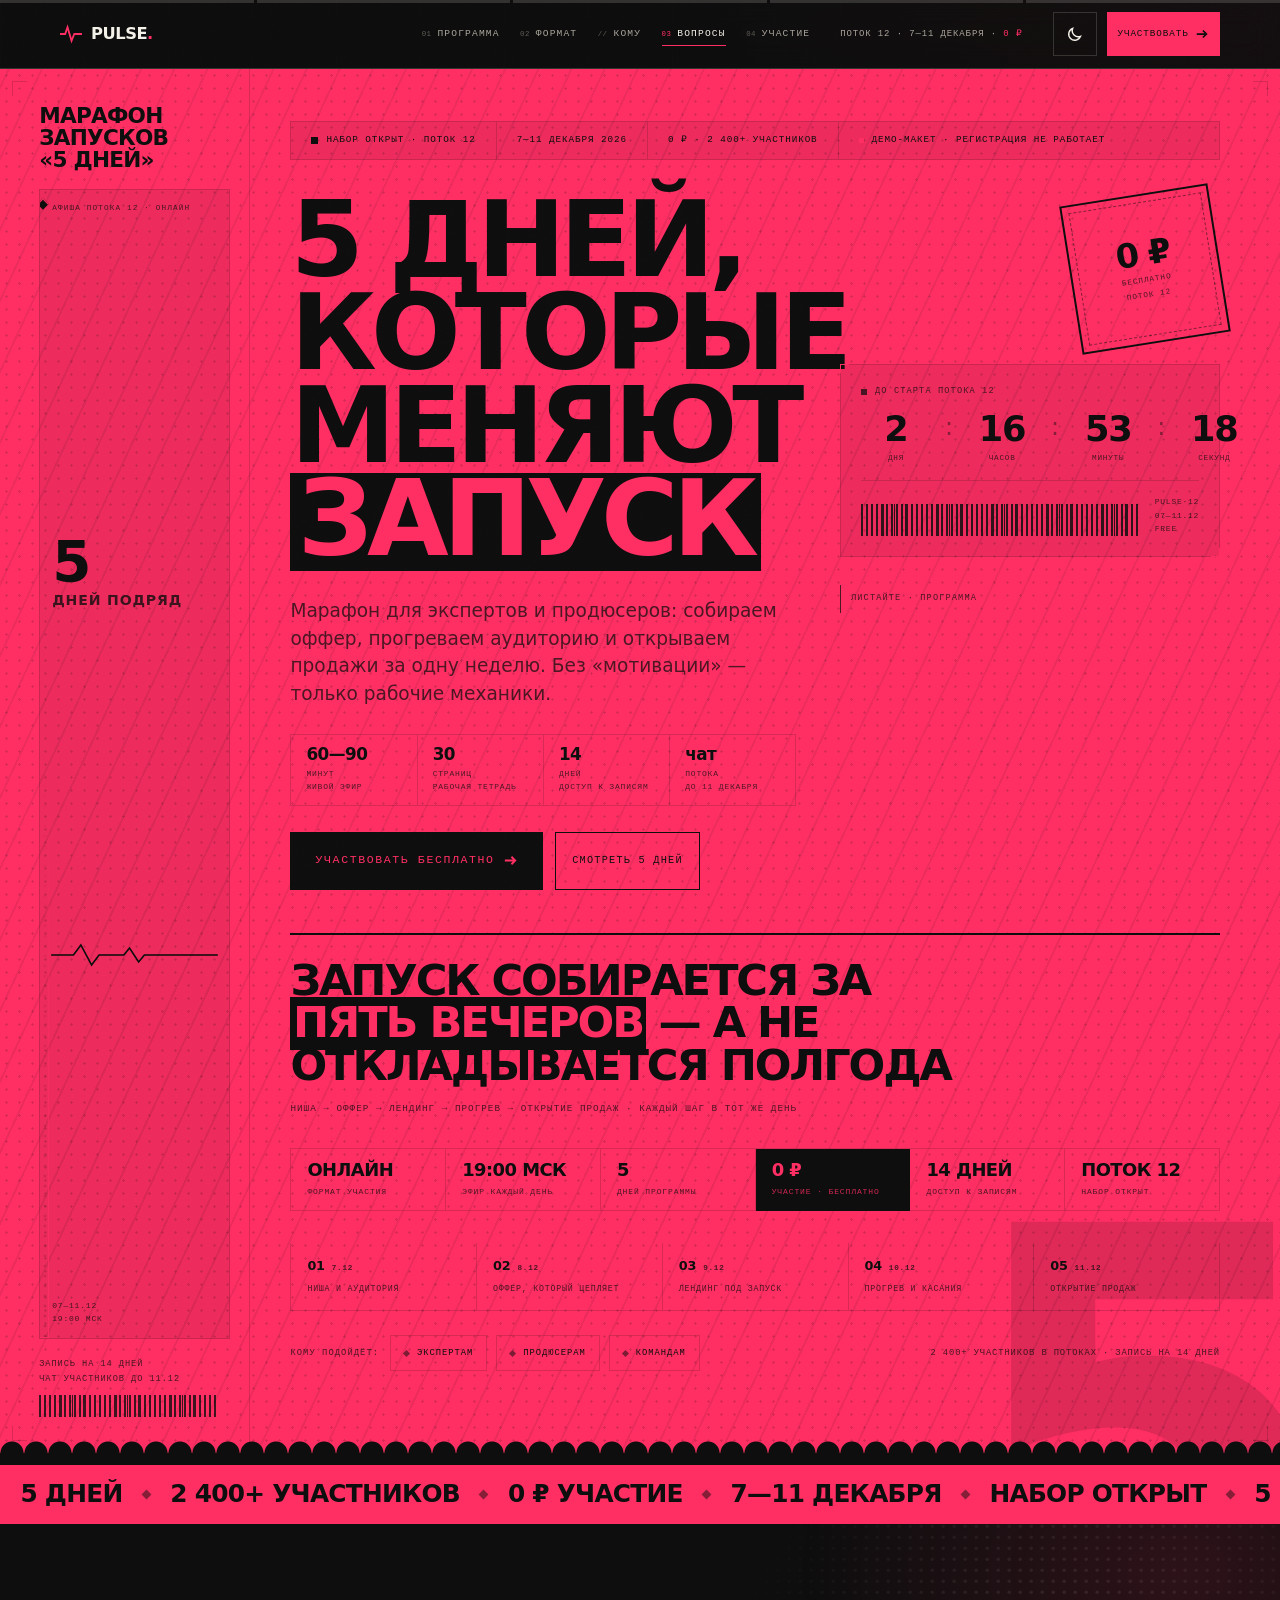
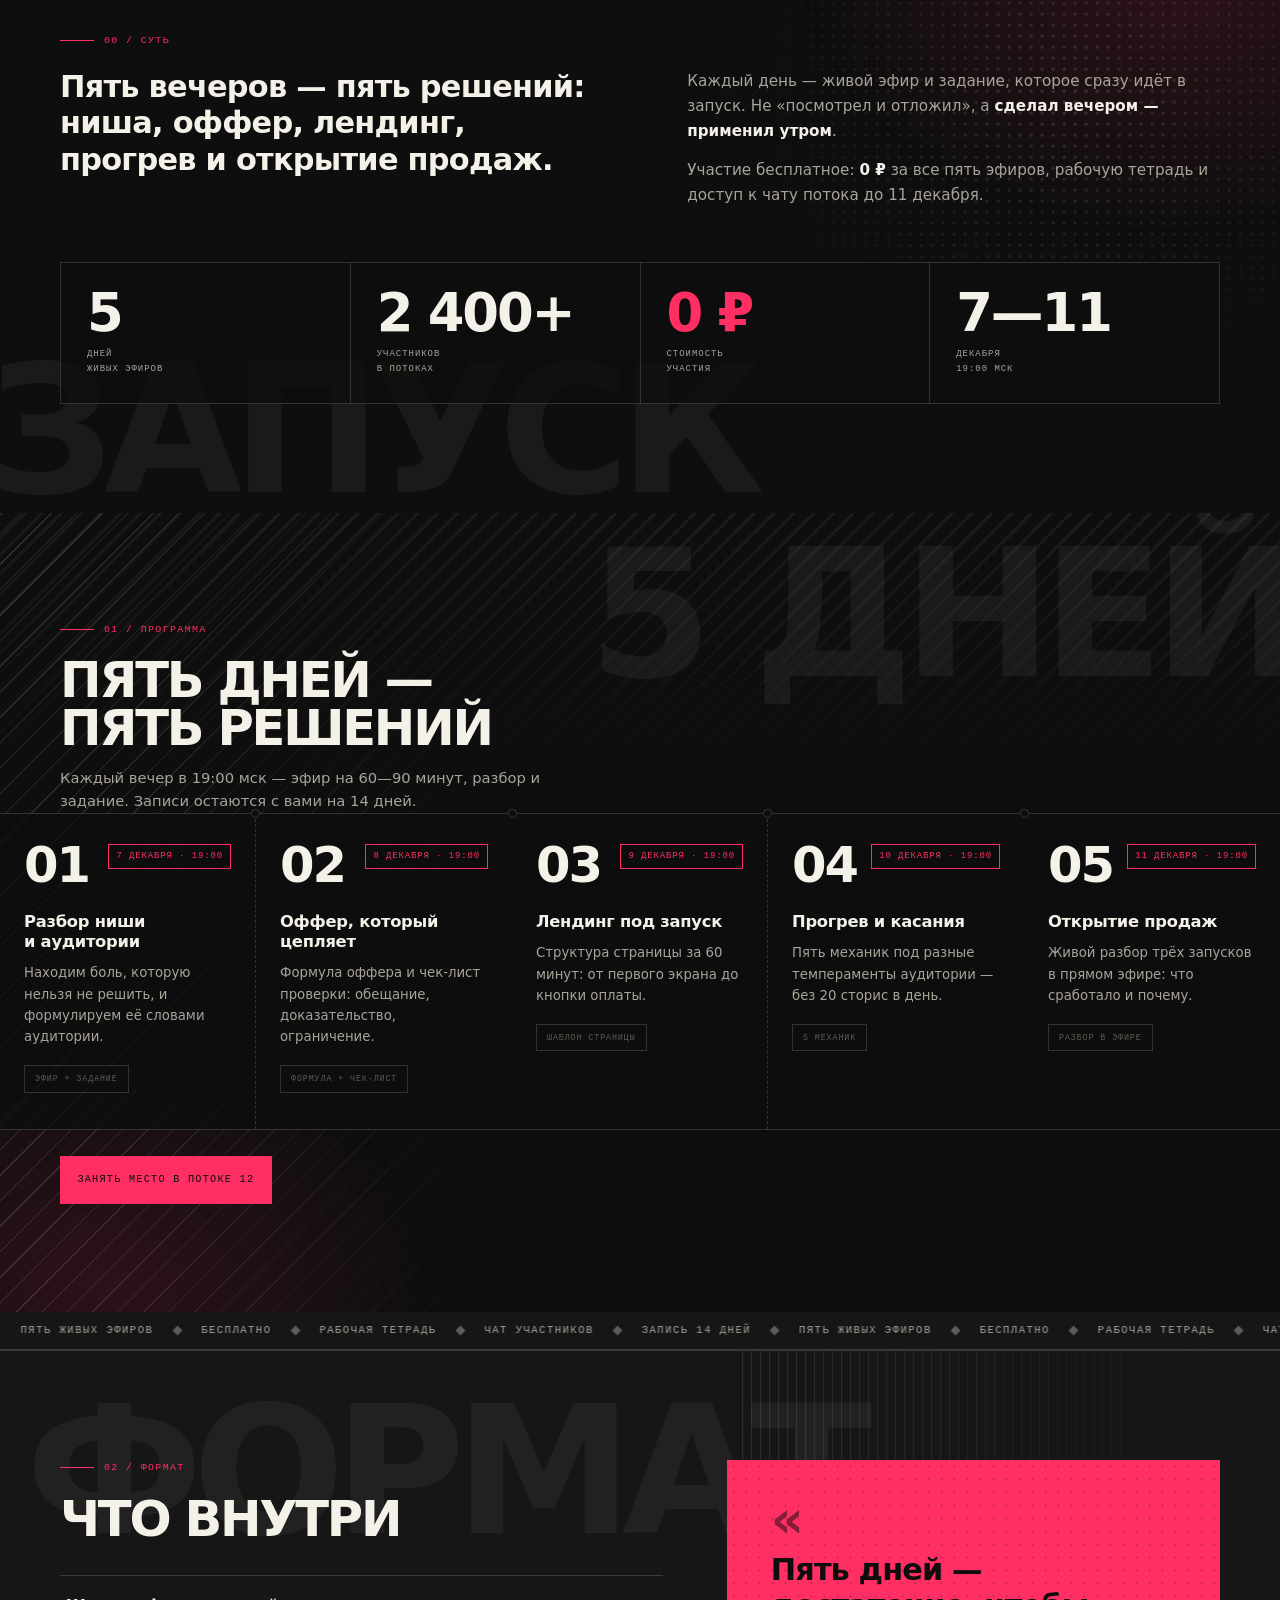
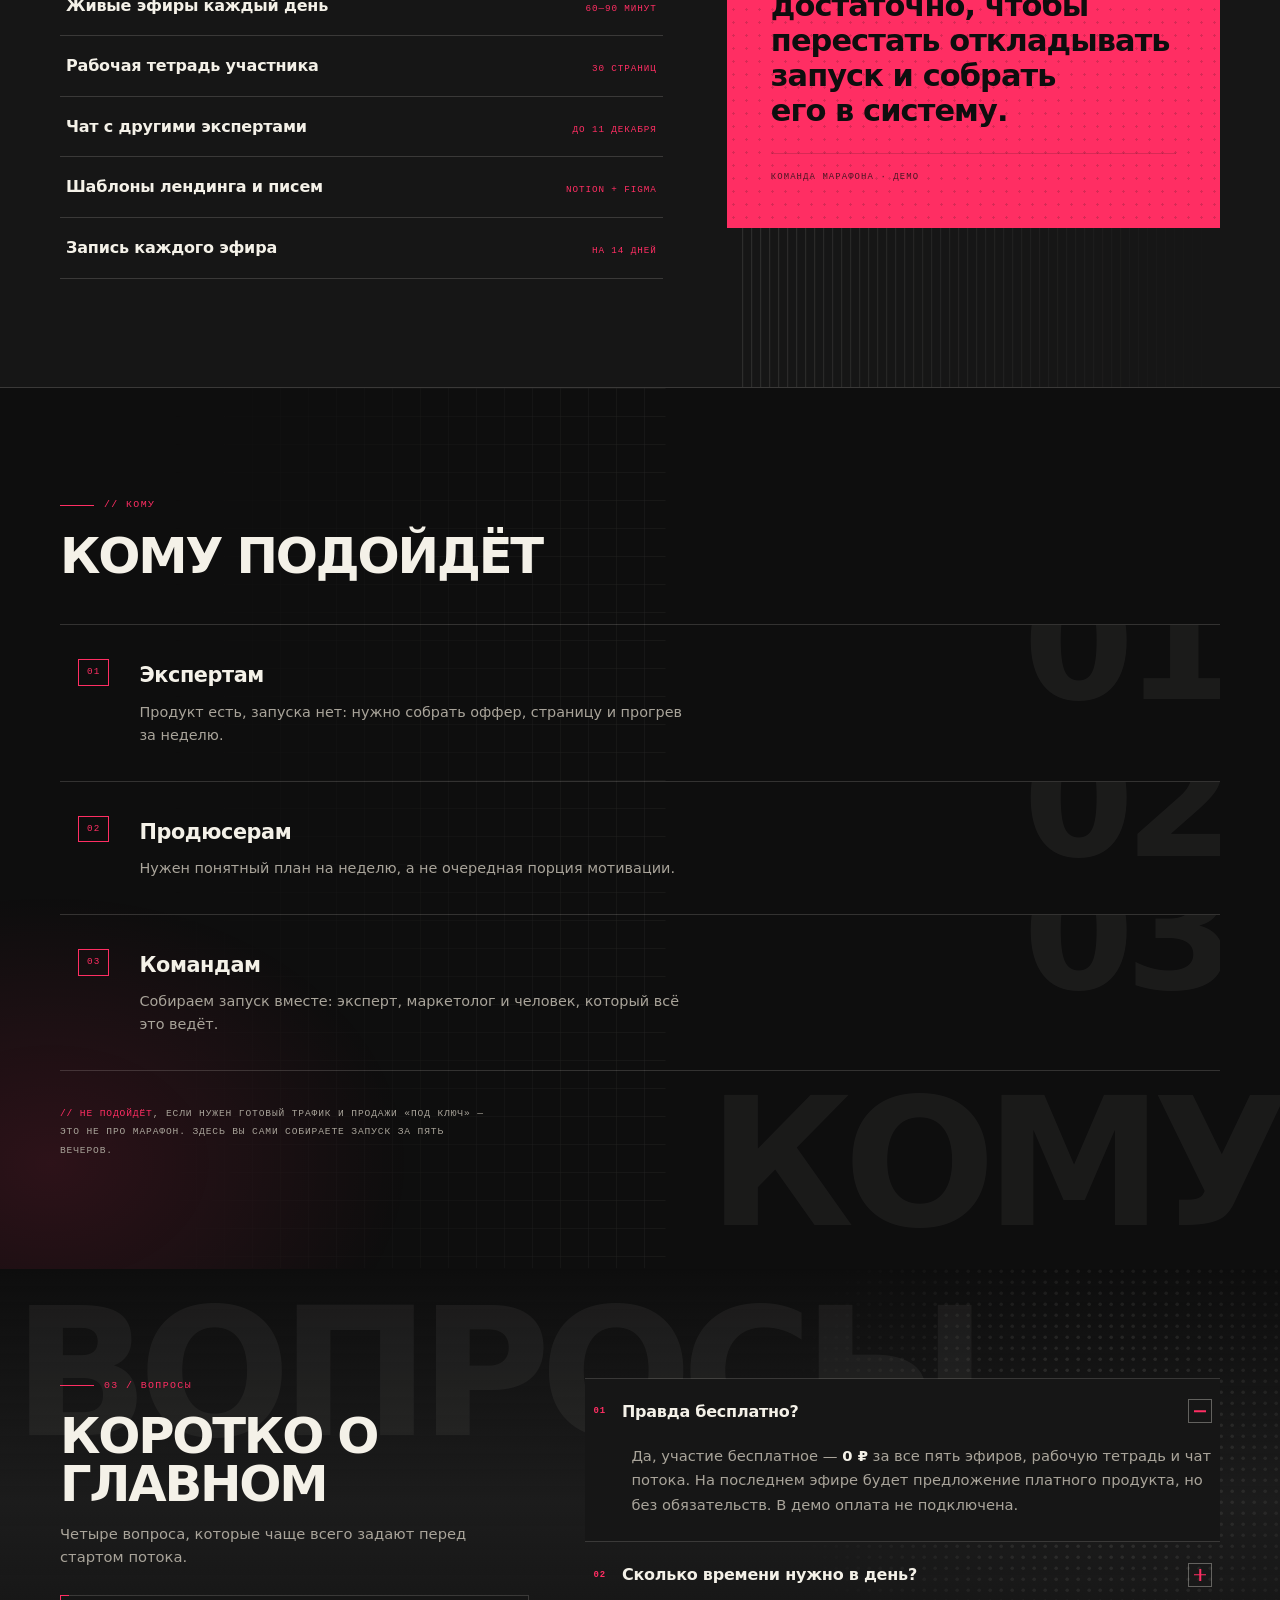
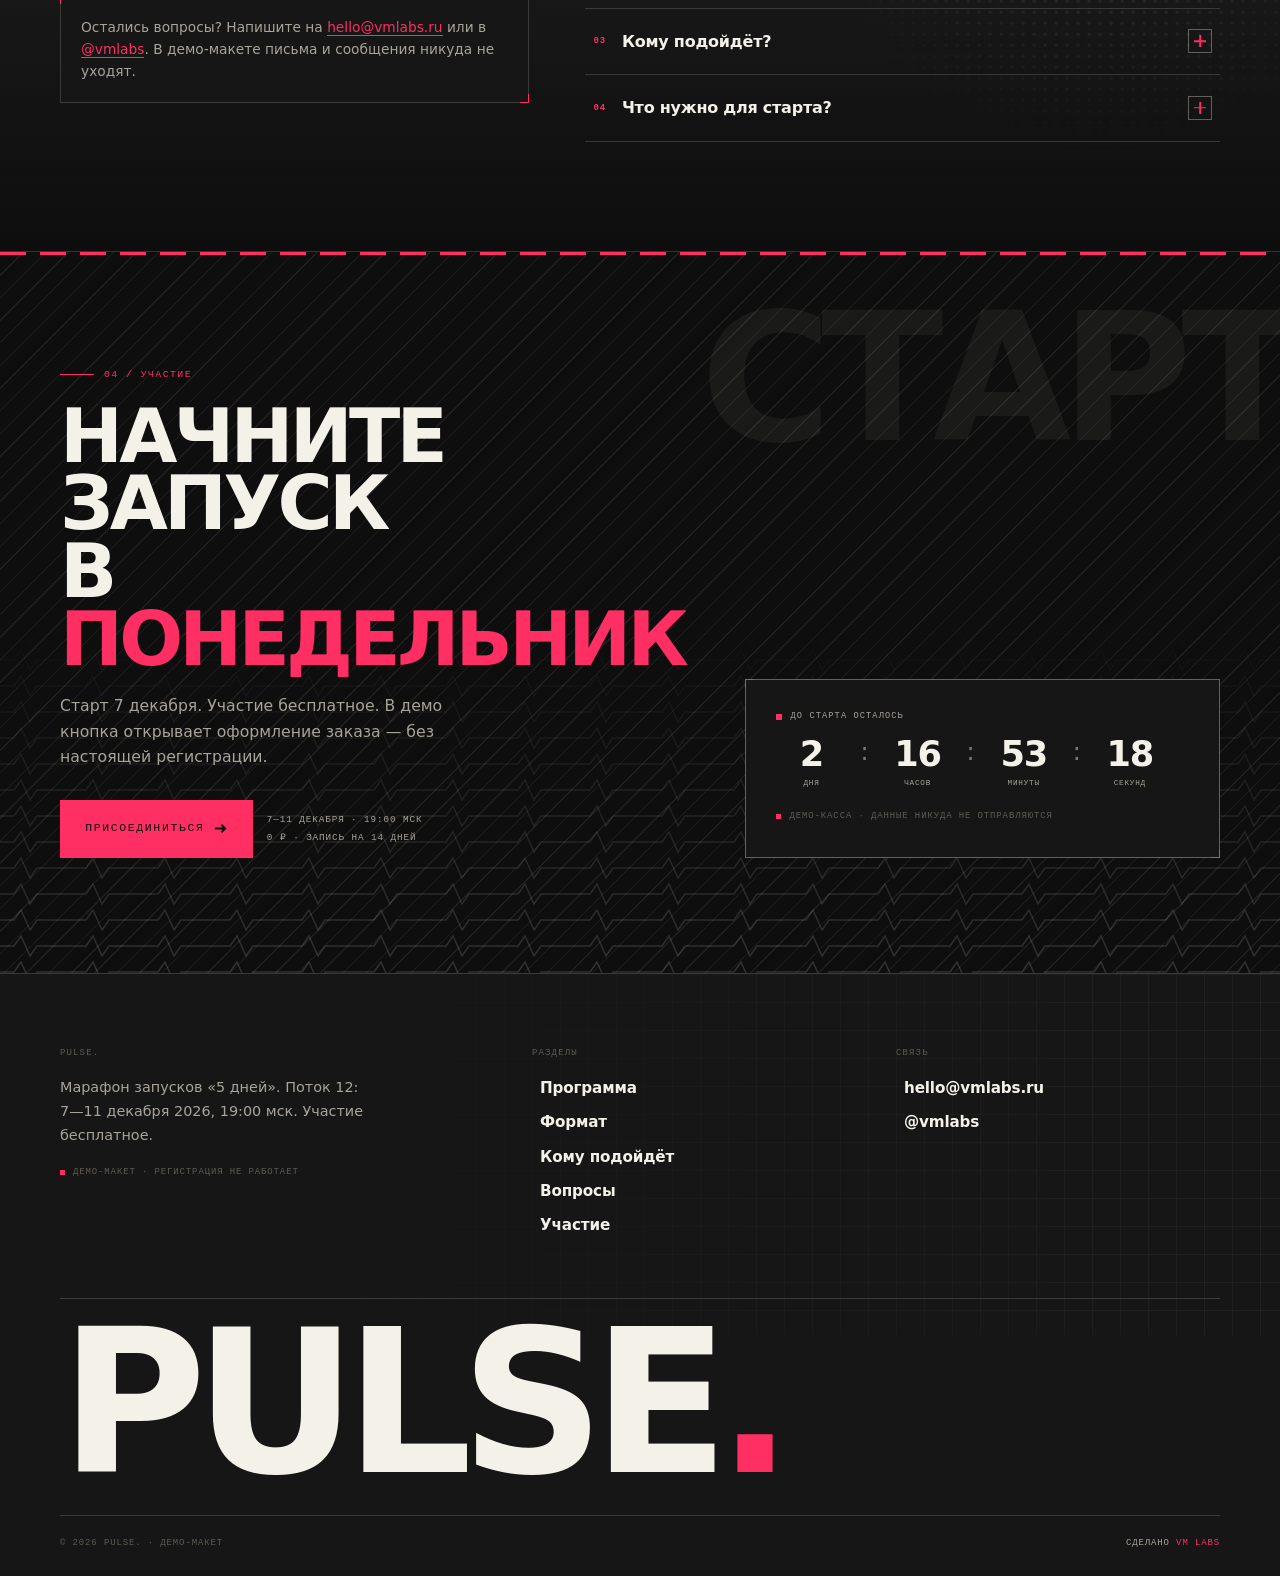
<file: demo-marathon.html>
<!DOCTYPE html>
<html lang="ru" data-theme="dark" data-theme-key="pulse-theme"
      data-theme-color-dark="#0e0e0e" data-theme-color-light="#f4f1e8">
<head>
<meta charset="utf-8">
<meta name="viewport" content="width=device-width, initial-scale=1">
<meta name="color-scheme" content="dark light">
<title>Pulse. — марафон запусков «5 дней» · 7—11 декабря · бесплатно</title>
<meta name="description" content="Pulse. — бесплатный марафон запусков «5 дней», 7—11 декабря. Пять живых эфиров: ниша, оффер, лендинг, прогрев и открытие продаж. 0 ₽, рабочая тетрадь, запись на 14 дней.">
<script src="script/demo-theme.js?v=20261025b"></script>
<style>
/* ============================================================
   PULSE. — марафон запусков «5 дней» · поток 12
   Афиша: типографический плакат слева, перфорация, полутона, зерно.
   Один файл · без внешних зависимостей · офлайн-готово.
   ============================================================ */

/* ---------- 1. ПЕРЕМЕННЫЕ / ТЕМЫ ---------- */
:root{
  --font-brand:"Unbounded","Manrope","Onest","Inter",system-ui,-apple-system,"Segoe UI",Roboto,sans-serif;
  --font-display:"Onest","Manrope","Inter",system-ui,-apple-system,"Segoe UI",Roboto,sans-serif;
  --font-mono:"JetBrains Mono","IBM Plex Mono","SF Mono",ui-monospace,Menlo,Consolas,"Liberation Mono",monospace;

  --bg:#0e0e0e;
  --panel:#161616;
  --panel-2:#1c1c1c;
  --text:#f4f1e8;
  --accent:#ff2e63;
  --on-accent:#0e0e0e;
  --dim:#a9a49a;
  --faint:#5f5b54;
  --line:rgba(244,241,232,.16);
  --line-strong:rgba(244,241,232,.34);
  --glass:rgba(14,14,14,.80);
  --shade:rgba(0,0,0,.6);
  --btn-shadow:rgba(255,46,99,.30);

  /* фон страницы */
  --grid-line:rgba(244,241,232,.045);
  --glow-1:rgba(255,46,99,.13);
  --glow-2:rgba(255,46,99,.06);
  --spot:rgba(255,46,99,.09);
  --grain-op:.055;
  --grain-blend:soft-light;

  /* афиша */
  --poster-hair:rgba(14,14,14,.16);
  --poster-mark:rgba(14,14,14,.13);
  --poster-dim:rgba(14,14,14,.74);
  --poster-tint:rgba(0,0,0,.07);
  --bleed:clamp(190px,18vw,300px);

  --pad:clamp(16px,4vw,40px);
  --shell:1240px;
  --head-h:68px;
  --ease:cubic-bezier(.22,.61,.36,1);
}

[data-theme="light"]{
  --bg:#f4f1e8;
  --panel:#ffffff;
  --panel-2:#efeade;
  --text:#0e0e0e;
  --accent:#d0004b;
  --on-accent:#ffffff;
  --dim:#4d4a43;
  --faint:#8b8779;
  --line:rgba(14,14,14,.16);
  --line-strong:rgba(14,14,14,.36);
  --glass:rgba(244,241,232,.86);
  --shade:rgba(14,14,14,.3);
  --btn-shadow:rgba(14,14,14,.22);

  --grid-line:rgba(14,14,14,.055);
  --glow-1:rgba(208,0,75,.10);
  --glow-2:rgba(208,0,75,.05);
  --spot:rgba(208,0,75,.07);
  --grain-op:.05;
  --grain-blend:multiply;

  --poster-hair:rgba(255,255,255,.28);
  --poster-mark:rgba(255,255,255,.18);
  --poster-dim:rgba(255,255,255,.9);
  --poster-tint:rgba(255,255,255,.10);
}

[data-contrast="more"]{--dim:var(--text);--line:var(--line-strong);--faint:var(--dim);--grid-line:transparent;--glow-1:transparent;--glow-2:transparent;--spot:transparent;--grain-op:0}
[data-contrast="more"][data-theme="dark"]{--bg:#000;--panel:#0c0c0c;--text:#fff}
[data-contrast="more"][data-theme="light"]{--bg:#fff;--panel:#fff;--text:#000}

/* ---------- 2. БАЗА ---------- */
*,*::before,*::after{box-sizing:border-box}
[hidden]{display:none !important}
html{
  -webkit-text-size-adjust:100%;
  scroll-behavior:smooth;
  scroll-padding-top:calc(var(--head-h) + 24px);
  overflow-x:clip;
}
body{
  margin:0;
  color:var(--text);
  font-family:var(--font-display);
  font-size:clamp(.94rem,.35vw + .88rem,1rem);
  line-height:1.6;
  overflow-x:clip;
  -webkit-font-smoothing:antialiased;
  -moz-osx-font-smoothing:grayscale;
  background-color:var(--bg);
  background-image:
    radial-gradient(72rem 44rem at 106% -10%, var(--glow-1), transparent 62%),
    radial-gradient(58rem 38rem at -14% 106%, var(--glow-2), transparent 64%),
    radial-gradient(40rem 30rem at 50% 42%, var(--glow-2), transparent 70%),
    linear-gradient(to right, var(--grid-line) 1px, transparent 1px),
    linear-gradient(to bottom, var(--grid-line) 1px, transparent 1px);
  background-size:auto,auto,auto,84px 84px,84px 84px;
  background-attachment:fixed,fixed,fixed,fixed,fixed;
  background-repeat:no-repeat,no-repeat,no-repeat,repeat,repeat;
  transition:background-color .4s var(--ease),color .4s var(--ease);
}
body.is-locked{overflow:hidden}
img,svg{display:block;max-width:100%}
button,input,textarea,select{font:inherit;color:inherit;border-radius:0;-webkit-appearance:none;appearance:none}
a{color:inherit}
h1,h2,h3,h4,p,ul,ol,dl,dd,figure,blockquote{margin:0}
ul,ol{list-style:none;padding:0}

:focus-visible{outline:2px solid var(--accent);outline-offset:3px}
.poster :focus-visible{outline-color:var(--on-accent)}

.vh{position:absolute;width:1px;height:1px;margin:-1px;padding:0;overflow:hidden;clip:rect(0 0 0 0);white-space:nowrap;border:0}
.svg-defs{position:absolute;width:0;height:0;overflow:hidden}

/* ---------- 3. ФОНОВЫЕ СЛОИ ---------- */
.spot{
  position:fixed;inset:0;z-index:0;pointer-events:none;
  background:radial-gradient(26rem 26rem at var(--mx,50%) var(--my,20%), var(--spot), transparent 68%);
  opacity:0;transition:opacity .6s var(--ease);
}
.spot.is-on{opacity:1}
.grain{position:fixed;inset:0;width:100%;height:100%;z-index:300;pointer-events:none;opacity:var(--grain-op);mix-blend-mode:var(--grain-blend)}
.page{position:relative;z-index:1}

/* ---------- 4. КАРКАС / ТИПОГРАФИКА ---------- */
.shell{width:100%;max-width:var(--shell);margin-inline:auto;padding-inline:var(--pad)}
.section{padding-block:clamp(56px,8.5vw,120px);position:relative;isolation:isolate;overflow:clip}

.tex{position:absolute;z-index:-1;pointer-events:none;color:var(--text);overflow:hidden}
.tex rect{width:100%;height:100%}
.tex--dots{color:var(--accent);opacity:.13;-webkit-mask-image:radial-gradient(70% 70% at 70% 30%,#000,transparent 78%);mask-image:radial-gradient(70% 70% at 70% 30%,#000,transparent 78%)}
.tex--hatch{color:var(--text);opacity:.06;-webkit-mask-image:linear-gradient(to bottom,#000,transparent 85%);mask-image:linear-gradient(to bottom,#000,transparent 85%)}
.tex--grid{color:var(--text);opacity:.09;-webkit-mask-image:linear-gradient(to left,#000,transparent 80%);mask-image:linear-gradient(to left,#000,transparent 80%)}
.tex--stripes{color:var(--accent);opacity:.10;-webkit-mask-image:linear-gradient(to right,#000,transparent 90%);mask-image:linear-gradient(to right,#000,transparent 90%)}
.tex--wave{color:var(--accent);opacity:.16;-webkit-mask-image:linear-gradient(to top,#000,transparent 92%);mask-image:linear-gradient(to top,#000,transparent 92%)}

.ghost{
  position:absolute;z-index:-1;pointer-events:none;user-select:none;
  font-family:var(--font-brand);font-weight:700;text-transform:uppercase;
  font-size:clamp(3.4rem,14vw,12rem);line-height:.78;letter-spacing:-.06em;
  color:var(--text);opacity:.05;white-space:nowrap;
}

.kicker{
  font-family:var(--font-mono);font-size:clamp(.54rem,.9vw,.62rem);
  letter-spacing:.14em;text-transform:uppercase;color:var(--accent);
  display:flex;align-items:center;gap:10px;font-feature-settings:"tnum" 1;
  margin-bottom:clamp(14px,2vw,20px);position:relative;
}
.kicker::before{content:"";width:clamp(16px,3vw,34px);height:1px;background:var(--accent);flex:0 0 auto}
@media (max-width:520px){.kicker{letter-spacing:.08em}}

.h2{font-family:var(--font-brand);font-weight:700;text-transform:uppercase;font-size:clamp(1.6rem,4vw,3.1rem);line-height:.95;letter-spacing:-.045em;text-wrap:balance;position:relative}
.section__sub{margin-top:14px;max-width:54ch;color:var(--dim);font-size:.92rem;line-height:1.62;text-wrap:pretty;position:relative}
.section__head{max-width:72ch;position:relative}

.ticks{position:relative}
.ticks::before,.ticks::after{content:"";position:absolute;width:9px;height:9px;border:1px solid var(--accent);pointer-events:none;z-index:2}
.ticks::before{top:-1px;left:-1px;border-right:0;border-bottom:0}
.ticks::after{bottom:-1px;right:-1px;border-left:0;border-top:0}

.demo-note{font-family:var(--font-mono);font-size:.56rem;letter-spacing:.1em;text-transform:uppercase;color:var(--faint);display:inline-flex;align-items:center;gap:8px}
.demo-note::before{content:"";width:5px;height:5px;background:var(--accent);flex:0 0 auto}
@media (max-width:520px){.demo-note{letter-spacing:.07em}}

/* ---------- 5. КНОПКИ ---------- */
.btn{
  --btn-bg:var(--accent);--btn-fg:var(--on-accent);
  display:inline-flex;align-items:center;justify-content:center;gap:.7em;
  min-height:48px;padding:1em 1.6em;
  background:var(--btn-bg);color:var(--btn-fg);border:1px solid var(--btn-bg);
  font-family:var(--font-mono);font-size:.64rem;letter-spacing:.12em;text-transform:uppercase;font-weight:500;
  text-decoration:none;cursor:pointer;position:relative;overflow:hidden;
  transition:transform .2s var(--ease),box-shadow .2s var(--ease),background-color .3s,color .3s,border-color .3s;
}
.btn::after{content:"";position:absolute;inset:0;background:var(--btn-fg);transform:translateY(101%);transition:transform .32s var(--ease);z-index:0}
.btn > *{position:relative;z-index:1}
.btn:hover{transform:translate(-2px,-2px);box-shadow:5px 5px 0 var(--btn-shadow);color:var(--btn-bg)}
.btn:hover::after{transform:translateY(0)}
.btn:active{transform:translate(0,0);box-shadow:2px 2px 0 var(--btn-shadow)}
.btn--sm{min-height:44px;padding:.75em 1.05em;font-size:.58rem;letter-spacing:.1em}
.btn--lg{min-height:58px;padding:1.15em 2.1em;font-size:.72rem;letter-spacing:.14em}
.btn--ghost{background:transparent;border-color:currentColor;color:inherit;box-shadow:none}
.btn--ghost::after{background:var(--text)}
.btn--ghost:hover{background:var(--text);border-color:var(--text);color:var(--bg);box-shadow:none;transform:translateY(-2px)}
.poster .btn{--btn-bg:var(--on-accent);--btn-fg:var(--accent)}
.poster .btn--ghost{background:transparent;border-color:var(--on-accent);color:var(--on-accent)}
.poster .btn--ghost::after{background:var(--on-accent)}
.poster .btn--ghost:hover{color:var(--accent);border-color:var(--on-accent)}
@media (max-width:520px){.btn{letter-spacing:.08em}.btn--lg{letter-spacing:.1em}}

/* ---------- 6. SKIP / ПРОГРЕСС / КУРСОР ---------- */
.skip{
  position:fixed;top:8px;left:8px;z-index:999;transform:translateY(-180%);
  background:var(--accent);color:var(--on-accent);padding:.85em 1.2em;text-decoration:none;
  font-family:var(--font-mono);font-size:.6rem;letter-spacing:.12em;text-transform:uppercase;
  transition:transform .25s var(--ease);
}
.skip:focus{transform:translateY(0)}

.progress{position:fixed;top:0;left:0;right:0;height:3px;z-index:400;display:flex;gap:3px;pointer-events:none}
.progress__seg{flex:1 1 0;background:var(--line);overflow:hidden}
.progress__seg i{display:block;height:100%;width:100%;background:var(--accent);transform:scaleX(0);transform-origin:0 50%}

/* курсор: mix-blend-mode difference — виден на любом фоне, включая accent-афишу */
.cursor{position:fixed;top:0;left:0;z-index:950;pointer-events:none;opacity:0;transition:opacity .3s;mix-blend-mode:difference}
.cursor.is-on{opacity:1}
.cursor__ring{
  position:absolute;top:0;left:0;width:30px;height:30px;margin:-15px 0 0 -15px;
  border:1px solid #fff;will-change:transform;
  transition:width .22s var(--ease),height .22s var(--ease),margin .22s var(--ease),background-color .22s;
}
.cursor__dot{position:absolute;top:0;left:0;width:4px;height:4px;margin:-2px 0 0 -2px;background:#fff;will-change:transform}
.cursor__label{
  position:absolute;top:0;left:0;transform:translate(-50%,-50%);
  font-family:var(--font-mono);font-size:.5rem;letter-spacing:.1em;text-transform:uppercase;
  color:#fff;white-space:nowrap;opacity:0;transition:opacity .2s;
}
.cursor.is-hover .cursor__ring{width:56px;height:56px;margin:-28px 0 0 -28px;background:rgba(255,255,255,.16)}
.cursor.has-label .cursor__ring{width:74px;height:74px;margin:-37px 0 0 -37px;background:rgba(255,255,255,.14)}
.cursor.has-label .cursor__dot{opacity:0}
.cursor.has-label .cursor__label{opacity:1}
html.has-cursor,html.has-cursor body,html.has-cursor a,html.has-cursor button,
html.has-cursor summary,html.has-cursor input,html.has-cursor textarea,html.has-cursor label{cursor:none}

/* ---------- 7. ШАПКА ---------- */
.topline{
  position:sticky;top:0;z-index:100;background:var(--glass);
  -webkit-backdrop-filter:blur(14px) saturate(150%);backdrop-filter:blur(14px) saturate(150%);
  border-bottom:1px solid var(--line);
  transition:background-color .4s var(--ease),border-color .4s var(--ease);
}
.topline__in{display:flex;align-items:center;gap:clamp(12px,2.4vw,30px);min-height:var(--head-h)}
.logo{display:inline-flex;align-items:center;gap:9px;text-decoration:none;flex:0 0 auto}
.logo__ico{color:var(--accent);width:22px;height:22px;flex:0 0 auto}
.logo__text{font-family:var(--font-brand);font-weight:700;text-transform:uppercase;font-size:1.02rem;letter-spacing:-.03em;line-height:1}
.logo__text em{font-style:normal;color:var(--accent)}
.logo:hover .logo__ico{animation:beat .7s var(--ease)}
@keyframes beat{0%,100%{transform:scale(1)}40%{transform:scale(1.24)}}

.topline__nav{display:flex;align-items:center;gap:clamp(10px,1.6vw,22px);margin-left:auto}
.topline__nav a{
  position:relative;display:inline-flex;align-items:baseline;gap:6px;text-decoration:none;padding:9px 0;
  font-family:var(--font-mono);font-size:.6rem;letter-spacing:.12em;text-transform:uppercase;color:var(--dim);transition:color .25s;
}
.topline__nav a sup{font-size:.46rem;letter-spacing:.06em;color:var(--faint);transition:color .25s}
.topline__nav a::after{content:"";position:absolute;left:0;bottom:5px;height:1px;width:100%;background:var(--accent);transform:scaleX(0);transform-origin:0 50%;transition:transform .3s var(--ease)}
.topline__nav a:hover,.topline__nav a.is-active{color:var(--text)}
.topline__nav a:hover sup,.topline__nav a.is-active sup{color:var(--accent)}
.topline__nav a:hover::after,.topline__nav a.is-active::after{transform:scaleX(1)}

.topline__tag{font-family:var(--font-mono);font-size:.56rem;letter-spacing:.1em;text-transform:uppercase;color:var(--dim);white-space:nowrap}
.topline__tag b{color:var(--accent);font-weight:500}
.topline__act{display:flex;align-items:center;gap:10px;flex:0 0 auto}

.theme-toggle{
  width:44px;height:44px;flex:0 0 auto;display:grid;place-items:center;
  background:transparent;border:1px solid var(--line);color:var(--text);cursor:pointer;
  transition:border-color .25s,color .25s,transform .25s;
}
.theme-toggle:hover{border-color:var(--accent);color:var(--accent);transform:translateY(-1px)}
.theme-toggle svg{width:17px;height:17px;grid-area:1/1;transition:opacity .3s,transform .4s var(--ease)}
.i-sun{opacity:0;transform:rotate(-70deg) scale(.6)}
.i-moon{opacity:1;transform:rotate(0) scale(1)}
[data-theme="light"] .i-sun{opacity:1;transform:rotate(0) scale(1)}
[data-theme="light"] .i-moon{opacity:0;transform:rotate(70deg) scale(.6)}

@media (max-width:1160px){.topline__tag{display:none}}
@media (max-width:900px){.topline__nav{display:none}.topline__act{margin-left:auto}}
@media (max-width:400px){.topline__in{gap:8px}.btn--sm{padding:.7em .8em;font-size:.54rem}}

/* ---------- 8. АФИША (HERO) ---------- */
.poster{
  position:relative;overflow:clip;isolation:isolate;
  background:var(--accent);color:var(--on-accent);
  padding-block:clamp(28px,4.2vw,52px) clamp(52px,6.4vw,92px);
  margin-bottom:12px;
}
.poster__bg{position:absolute;inset:0;z-index:0;pointer-events:none}
.poster__halftone{position:absolute;inset:0;background-image:radial-gradient(var(--poster-hair) 1.3px, transparent 1.4px);background-size:13px 13px}
.poster__rays{position:absolute;inset:-20% -10%;background-image:repeating-linear-gradient(115deg,var(--poster-hair) 0 2px,transparent 2px 30px);opacity:.5}
.poster__five{
  position:absolute;right:-.04em;bottom:-.28em;
  font-family:var(--font-brand);font-weight:700;font-size:min(54vw,560px);
  line-height:.62;letter-spacing:-.07em;color:var(--poster-mark);
}
/* перфорация билетного корешка */
.poster::after{
  content:"";position:absolute;left:0;right:0;bottom:-12px;height:24px;z-index:7;
  background-image:radial-gradient(circle at 12px 12px, var(--bg) 11px, transparent 12px);
  background-size:24px 24px;background-repeat:repeat-x;
}
.poster::before{content:"";position:absolute;left:0;right:0;bottom:0;height:1px;background:var(--poster-hair);z-index:6}

/* приводные метки по углам афиши */
.poster__marks i{position:absolute;width:15px;height:15px;border:1px solid var(--poster-hair);z-index:4;pointer-events:none}
.poster__marks i:nth-child(1){top:12px;left:12px;border-right:0;border-bottom:0}
.poster__marks i:nth-child(2){top:12px;right:12px;border-left:0;border-bottom:0}
.poster__marks i:nth-child(3){bottom:12px;left:12px;border-right:0;border-top:0}
.poster__marks i:nth-child(4){bottom:12px;right:12px;border-left:0;border-top:0}

.poster__top,.poster__in{position:relative;z-index:5}

/* --- левая колонка-афиша --- */
.poster__bleed{
  position:relative;z-index:5;
  display:grid;gap:14px;
  grid-template-columns:auto minmax(0,1fr);
  grid-template-areas:"plate label" "plate meta";
  width:100%;max-width:var(--shell);margin:clamp(16px,2.4vw,26px) auto;
  padding:0 var(--pad) clamp(16px,2.4vw,24px);
  border-bottom:1px solid var(--poster-hair);
}
.bleed__label{
  grid-area:label;align-self:end;
  font-family:var(--font-brand);font-weight:700;text-transform:uppercase;
  font-size:clamp(.95rem,2.6vw,1.35rem);line-height:1.02;letter-spacing:-.035em;text-wrap:balance;
}
.bleed__meta{grid-area:meta;display:flex;flex-direction:column;gap:9px;min-width:0}
.bleed__cap{font-family:var(--font-mono);font-size:.54rem;letter-spacing:.11em;text-transform:uppercase;color:var(--poster-dim);line-height:1.7}
.bleed__bars{
  display:block;height:22px;width:100%;max-width:180px;opacity:.8;
  background-image:
    repeating-linear-gradient(90deg,var(--on-accent) 0 2px,transparent 2px 5px),
    repeating-linear-gradient(90deg,var(--on-accent) 0 1px,transparent 1px 11px);
}

/* плакатная пластина вместо фигуры */
.bleed__plate{
  grid-area:plate;position:relative;overflow:hidden;
  display:flex;flex-direction:column;justify-content:space-between;gap:10px;
  width:132px;height:178px;padding:12px;
  border:1px solid var(--poster-hair);background:var(--poster-tint);
}
.bleed__plate::before{content:"";position:absolute;top:10px;right:10px;width:8px;height:8px;background:var(--on-accent);transform:rotate(45deg);z-index:1}
.bleed__plate::after{
  content:"";position:absolute;left:0;right:0;bottom:0;height:52%;z-index:0;
  background-image:radial-gradient(var(--poster-hair) 1.5px,transparent 1.6px);background-size:10px 10px;
  -webkit-mask-image:linear-gradient(to top,#000,transparent);mask-image:linear-gradient(to top,#000,transparent);
}
.bleed__plate > *{position:relative;z-index:1}
.plate__kicker{font-family:var(--font-mono);font-size:.48rem;letter-spacing:.15em;text-transform:uppercase;color:var(--poster-dim);line-height:1.6}
.plate__big b{
  display:block;font-family:var(--font-brand);font-weight:700;
  font-size:clamp(2.5rem,4.4vw,4.4rem);line-height:.78;letter-spacing:-.06em;
  color:var(--on-accent);font-variant-numeric:tabular-nums;font-feature-settings:"lnum" 1,"tnum" 1;
}
.plate__big i{
  font-style:normal;display:block;margin-top:5px;
  font-family:var(--font-brand);font-weight:700;text-transform:uppercase;
  font-size:clamp(.72rem,1.1vw,1rem);letter-spacing:.06em;color:var(--on-accent);opacity:.8;
}
.plate__wave{width:100%;height:34px;color:var(--on-accent);overflow:visible}
.plate__wave path{fill:none;stroke:currentColor;stroke-width:2;stroke-linecap:square;stroke-dasharray:400;animation:waveFlow 3.6s var(--ease) infinite}
.plate__wave path + path{opacity:.32;stroke-width:1;animation-delay:.45s}
@keyframes waveFlow{0%{stroke-dashoffset:400}52%{stroke-dashoffset:0}100%{stroke-dashoffset:-400}}
.plate__dates{font-family:var(--font-mono);font-size:.5rem;letter-spacing:.1em;text-transform:uppercase;color:var(--poster-dim);line-height:1.7}

/* До 1180px сетка ещё одноколоночная, но афишу-подложку уже вынимаем
   из потока в левую колонку. Иначе билетный блок стоит над заголовком
   и сдвигает H1 с лидом за нижнюю кромку первого экрана: на 871px
   последняя строка «ЗАПУСК» и лид обрезались. До 860px оставляем
   поток — там левая колонка съела бы слишком много ширины у текста. */
@media (min-width:860px){
  .poster__bleed{
    position:absolute;top:0;bottom:0;
    left:max(0px, calc((100% - var(--shell)) / 2));
    width:var(--bleed);max-width:none;margin:0;
    grid-template-columns:1fr;grid-template-rows:auto 1fr auto;
    grid-template-areas:"label" "plate" "meta";
    gap:18px;padding:clamp(24px,2.8vw,36px) clamp(16px,1.5vw,22px);
    border-bottom:0;border-right:1px solid var(--poster-hair);
  }
  .bleed__plate{width:auto;height:auto;min-height:300px;flex:1 1 auto}
  .poster__top,.poster__in{padding-left:calc(var(--bleed) + var(--pad))}
}

.poster__status{
  display:flex;flex-wrap:wrap;align-items:stretch;
  border:1px solid var(--poster-hair);background:var(--poster-tint);
  margin-bottom:clamp(20px,3vw,34px);
}
.poster__status li{
  display:flex;align-items:center;gap:8px;padding:11px clamp(12px,1.8vw,20px);
  font-family:var(--font-mono);font-size:.58rem;letter-spacing:.1em;text-transform:uppercase;
  border-right:1px solid var(--poster-hair);font-feature-settings:"tnum" 1;
}
.poster__status li:last-child{border-right:0}
@media (max-width:760px){
  .poster__status li{border-right:0;border-bottom:1px solid var(--poster-hair);flex:1 1 100%}
  .poster__status li:last-child{border-bottom:0}
}
/* На 860–1099px афиша уже стоит слева, но сетка ещё одноколоночная:
   поджимаем отступ под статус-строкой, чтобы в модалке 871×588
   последняя строка лида не обрезалась на несколько пикселей. */
@media (min-width:860px) and (max-width:1099px){
  .poster__status{margin-bottom:18px}
}
.dot{width:7px;height:7px;background:var(--on-accent);flex:0 0 auto;animation:blink 1.6s steps(1,end) infinite}
@keyframes blink{0%,55%{opacity:1}56%,100%{opacity:.16}}

.poster__grid{display:grid;gap:clamp(26px,3.4vw,44px);align-items:start}
@media (min-width:1180px){.poster__grid{grid-template-columns:minmax(0,1fr) minmax(290px,380px)}}

.poster__title{
  font-family:var(--font-brand);font-weight:700;text-transform:uppercase;
  font-size:clamp(2.3rem,9.4vw,6.6rem);line-height:.88;letter-spacing:-.055em;
  text-wrap:balance;max-width:15ch;margin-bottom:clamp(16px,2.2vw,26px);
}
.poster__title .mark{display:inline-block;background:var(--on-accent);color:var(--accent);padding:0 .07em .05em}
/* При отрицательном трекинге последний символ строки выходит за её
   advance: на переносе «которые» завершало строку, и её граница
   срезала правую стойку «Е». Небольшой прозрачный padding у слова
   возвращает глифу место; на переносе он не виден, а трекинг
   заголовка остаётся прежним. */
.poster__title-tail{padding-right:.14em}
@media (max-width:520px){.poster__title{font-size:clamp(2.1rem,11vw,4rem);letter-spacing:-.05em}}

.poster__lead{font-size:clamp(1rem,1.5vw,1.16rem);line-height:1.5;color:var(--poster-dim);max-width:56ch;text-wrap:pretty}

.poster__facts{
  display:grid;grid-template-columns:repeat(2,minmax(0,1fr));
  border-top:1px solid var(--poster-hair);border-left:1px solid var(--poster-hair);
  margin-top:clamp(18px,2.4vw,26px);max-width:660px;
}
@media (min-width:640px){.poster__facts{grid-template-columns:repeat(4,minmax(0,1fr))}}
.poster__facts li{
  border-right:1px solid var(--poster-hair);border-bottom:1px solid var(--poster-hair);
  padding:11px clamp(10px,1.4vw,15px);display:flex;flex-direction:column;gap:5px;
  transition:background-color .3s var(--ease);
}
.poster__facts li:hover{background:var(--poster-tint)}
.poster__facts b{
  font-family:var(--font-brand);font-weight:700;font-size:clamp(.86rem,1.6vw,1.05rem);
  letter-spacing:-.03em;line-height:1;font-variant-numeric:tabular-nums;font-feature-settings:"tnum" 1;
}
.poster__facts span{font-family:var(--font-mono);font-size:.5rem;letter-spacing:.1em;text-transform:uppercase;color:var(--poster-dim);line-height:1.6}

.poster__cta{display:flex;flex-wrap:wrap;gap:12px;margin-top:clamp(18px,2.4vw,26px)}

/* правая колонка */
.poster__side{display:flex;flex-direction:column;gap:clamp(14px,1.8vw,20px)}
.stamp{
  width:clamp(108px,14vw,150px);aspect-ratio:1/1;flex:0 0 auto;
  border:2px solid var(--on-accent);display:grid;place-content:center;text-align:center;gap:3px;
  transform:rotate(-9deg);position:relative;padding:12px;
}
.stamp::before{content:"";position:absolute;inset:6px;border:1px dashed var(--on-accent);opacity:.5}
.stamp b{font-family:var(--font-brand);font-weight:700;font-size:clamp(1.4rem,3vw,2.1rem);line-height:1;letter-spacing:-.045em;font-variant-numeric:tabular-nums}
.stamp span{font-family:var(--font-mono);font-size:.48rem;letter-spacing:.13em;text-transform:uppercase;color:var(--poster-dim)}
@media (min-width:1020px){.stamp{align-self:flex-end}}

.side__box{border:1px solid var(--poster-hair);background:var(--poster-tint);padding:clamp(15px,2vw,20px)}
.timer__label{font-family:var(--font-mono);font-size:.54rem;letter-spacing:.13em;text-transform:uppercase;color:var(--poster-dim);display:flex;align-items:center;gap:8px;margin-bottom:12px}
.timer__label::before{content:"";width:6px;height:6px;background:currentColor;animation:blink 1.6s steps(1,end) infinite}

.barcode{display:flex;align-items:flex-end;gap:14px;margin-top:16px;padding-top:14px;border-top:1px solid var(--poster-hair)}
.barcode__bars{
  height:32px;flex:1 1 auto;opacity:.85;
  background-image:
    repeating-linear-gradient(90deg,var(--on-accent) 0 2px,transparent 2px 5px),
    repeating-linear-gradient(90deg,var(--on-accent) 0 1px,transparent 1px 11px);
}
.barcode__txt{font-family:var(--font-mono);font-size:.5rem;letter-spacing:.09em;text-transform:uppercase;color:var(--poster-dim);line-height:1.7;white-space:nowrap}

.poster__scroll{
  display:inline-flex;align-items:center;gap:10px;text-decoration:none;
  font-family:var(--font-mono);font-size:.54rem;letter-spacing:.13em;text-transform:uppercase;
  color:var(--poster-dim);transition:color .25s;min-height:44px;
}
.poster__scroll:hover{color:var(--on-accent)}
.poster__scroll i{position:relative;width:1px;height:28px;background:currentColor;overflow:hidden;flex:0 0 auto}
.poster__scroll i::after{content:"";position:absolute;left:0;top:-100%;width:1px;height:100%;background:var(--on-accent);animation:scrollDot 1.9s var(--ease) infinite}
@keyframes scrollDot{0%{top:-100%}60%,100%{top:100%}}

/* большой «говорящий» заголовок */
.poster__statement{margin-top:clamp(26px,3.4vw,44px);border-top:2px solid var(--on-accent);padding-top:clamp(16px,2vw,24px)}
.poster__statement p{
  font-family:var(--font-brand);font-weight:700;text-transform:uppercase;
  font-size:clamp(1.15rem,3.5vw,2.7rem);line-height:.98;letter-spacing:-.048em;text-wrap:balance;max-width:24ch;
}
.poster__statement em{font-style:normal;background:var(--on-accent);color:var(--accent);padding:0 .06em .05em}
.poster__statement span{
  display:block;margin-top:14px;font-family:var(--font-mono);font-size:.58rem;
  letter-spacing:.11em;text-transform:uppercase;color:var(--poster-dim);line-height:1.9;
}

/* спецификация потока — плотная строка-таблица */
.spec{
  display:grid;grid-template-columns:repeat(2,1fr);
  border-top:1px solid var(--poster-hair);border-left:1px solid var(--poster-hair);
  margin-top:clamp(20px,2.6vw,30px);
}
@media (min-width:640px){.spec{grid-template-columns:repeat(3,1fr)}}
@media (min-width:1020px){.spec{grid-template-columns:repeat(6,1fr)}}
.spec__i{
  border-right:1px solid var(--poster-hair);border-bottom:1px solid var(--poster-hair);
  padding:12px clamp(10px,1.3vw,16px);display:flex;flex-direction:column;gap:6px;
  transition:background-color .3s var(--ease);
}
.spec__i:hover{background:var(--poster-tint)}
.spec__i b{
  font-family:var(--font-brand);font-weight:700;text-transform:uppercase;
  font-size:clamp(.88rem,1.5vw,1.12rem);letter-spacing:-.03em;line-height:1.05;
  font-variant-numeric:tabular-nums;font-feature-settings:"tnum" 1;
}
.spec__i span{font-family:var(--font-mono);font-size:.5rem;letter-spacing:.11em;text-transform:uppercase;color:var(--poster-dim);line-height:1.6}
.spec__i--inv{background:var(--on-accent);color:var(--accent)}
.spec__i--inv:hover{background:var(--on-accent)}
.spec__i--inv span{color:var(--accent);opacity:.8}

/* лента дней в афише */
.poster__days{display:grid;grid-template-columns:repeat(2,minmax(0,1fr));border-left:1px solid var(--poster-hair);margin-top:clamp(22px,3vw,32px)}
@media (min-width:900px){.poster__days{grid-template-columns:repeat(5,minmax(0,1fr))}}
.pday{
  display:block;text-decoration:none;color:inherit;position:relative;overflow:hidden;
  padding:13px clamp(10px,1.3vw,16px) 15px;
  border-right:1px solid var(--poster-hair);border-bottom:1px solid var(--poster-hair);
  transition:color .28s var(--ease);
}
.pday::after{content:"";position:absolute;inset:0;background:var(--on-accent);transform:translateY(101%);transition:transform .34s var(--ease);z-index:0}
.pday > *{position:relative;z-index:1}
.pday:hover,.pday:focus-visible{color:var(--accent)}
.pday:hover::after,.pday:focus-visible::after{transform:translateY(0)}
.pday b{display:flex;align-items:baseline;gap:7px;font-family:var(--font-brand);font-weight:700;font-size:.8rem;letter-spacing:-.02em;margin-bottom:6px}
.pday b em{font-style:normal;font-family:var(--font-mono);font-size:.48rem;letter-spacing:.1em;color:var(--poster-dim);transition:color .28s}
.pday:hover b em{color:var(--accent);opacity:.8}
.pday span{display:block;font-family:var(--font-mono);font-size:.52rem;letter-spacing:.09em;text-transform:uppercase;color:var(--poster-dim);line-height:1.5;transition:color .28s}
.pday:hover span{color:var(--accent);opacity:.85}
@media (max-width:899px){.pday:last-child{grid-column:span 2}}

/* низ афиши: чипы аудитории + служебная строка */
.poster__foot{
  display:flex;flex-wrap:wrap;align-items:center;justify-content:space-between;gap:14px 22px;
  margin-top:clamp(16px,2.2vw,24px);
}
.poster__chips{display:flex;flex-wrap:wrap;align-items:center;gap:9px}
.poster__chips .lead{font-family:var(--font-mono);font-size:.55rem;letter-spacing:.12em;text-transform:uppercase;color:var(--poster-dim);margin-right:2px}
.chip{
  display:inline-flex;align-items:center;gap:8px;min-height:36px;
  border:1px solid var(--poster-hair);padding:8px 13px;text-decoration:none;
  font-family:var(--font-mono);font-size:.55rem;letter-spacing:.11em;text-transform:uppercase;
  transition:background-color .25s,color .25s,transform .25s var(--ease);
}
.chip::before{content:"";width:5px;height:5px;background:currentColor;opacity:.55;transform:rotate(45deg)}
.chip:hover{background:var(--on-accent);color:var(--accent);transform:translateY(-2px)}
.poster__foot p{font-family:var(--font-mono);font-size:.55rem;letter-spacing:.1em;text-transform:uppercase;color:var(--poster-dim)}

/* ---------- 9. ТАЙМЕР ---------- */
.countdown__units{display:flex;align-items:flex-start;gap:clamp(7px,1.2vw,14px)}
.countdown__i{display:flex;flex-direction:column;align-items:center;gap:6px;min-width:clamp(44px,6.6vw,70px)}
.countdown__i b{
  font-family:var(--font-brand);font-weight:700;font-size:clamp(1.3rem,3.2vw,2.2rem);
  line-height:1;letter-spacing:-.035em;font-variant-numeric:tabular-nums;font-feature-settings:"lnum" 1,"tnum" 1;
}
.countdown__i i{font-style:normal;font-family:var(--font-mono);font-size:.48rem;letter-spacing:.1em;text-transform:uppercase;color:var(--poster-dim)}
.countdown__sep{font-family:var(--font-brand);font-size:clamp(.95rem,2.2vw,1.5rem);opacity:.45;line-height:1.35}
.countdown__done{font-family:var(--font-mono);font-size:.62rem;letter-spacing:.1em;text-transform:uppercase}
.join .countdown__i i{color:var(--dim)}

/* ---------- 10. INTRO ---------- */
.intro::before{content:"";position:absolute;z-index:-1;inset:0;background:radial-gradient(34rem 24rem at 92% 8%, var(--glow-1), transparent 70%);pointer-events:none}
.intro__grid{display:grid;gap:clamp(20px,3vw,44px);position:relative}
@media (min-width:940px){.intro__grid{grid-template-columns:1.05fr .95fr;align-items:start}}
.intro__lead{font-family:var(--font-display);font-weight:700;font-size:clamp(1.25rem,2.6vw,1.9rem);line-height:1.2;letter-spacing:-.025em;max-width:26ch;text-wrap:balance}
.intro__text{color:var(--dim);font-size:.95rem;line-height:1.65;max-width:54ch;text-wrap:pretty}
.intro__text + .intro__text{margin-top:14px}
.intro__text b{color:var(--text);font-weight:700}

.stats{display:grid;grid-template-columns:repeat(2,1fr);border-top:1px solid var(--line);border-left:1px solid var(--line);margin-top:clamp(30px,5vw,54px);position:relative;background:var(--glass)}
@media (min-width:940px){.stats{grid-template-columns:repeat(4,1fr)}}
.stat{
  border-right:1px solid var(--line);border-bottom:1px solid var(--line);
  padding:clamp(16px,2.6vw,26px);display:flex;flex-direction:column;gap:10px;
  position:relative;overflow:hidden;transition:background-color .3s var(--ease);
}
.stat::before{content:"";position:absolute;inset:0;background-image:radial-gradient(var(--line) 1px,transparent 1.2px);background-size:9px 9px;opacity:0;transition:opacity .35s}
.stat:hover{background:var(--panel)}
.stat:hover::before{opacity:.7}
.stat > *{position:relative}
.stat b{font-family:var(--font-brand);font-weight:700;font-size:clamp(1.85rem,5.2vw,3.3rem);line-height:.9;letter-spacing:-.04em;font-variant-numeric:tabular-nums;font-feature-settings:"lnum" 1,"tnum" 1}
.stat span{font-family:var(--font-mono);font-size:.56rem;letter-spacing:.11em;text-transform:uppercase;color:var(--dim);line-height:1.7}
.stat--accent b{color:var(--accent)}
.stat--accent::after{content:"";position:absolute;left:0;bottom:0;width:100%;height:2px;background:var(--accent);transform:scaleX(0);transform-origin:0 50%;transition:transform .45s var(--ease)}
.stat--accent:hover::after{transform:scaleX(1)}

/* ---------- 11. МАРКИЗА ---------- */
.marquee{overflow:hidden;position:relative}
.marquee__track{display:flex;width:max-content;will-change:transform}
.marquee__row{display:flex;align-items:center;flex:0 0 auto}
.marquee__row span{
  font-family:var(--font-brand);font-weight:700;text-transform:uppercase;
  font-size:clamp(.92rem,2.3vw,1.55rem);letter-spacing:-.03em;line-height:1;
  padding:16px clamp(12px,1.6vw,22px);white-space:nowrap;
}
.marquee__row i{width:7px;height:7px;flex:0 0 auto;background:currentColor;opacity:.5;transform:rotate(45deg)}
.marquee--accent{background:var(--accent);color:var(--on-accent);border-block:1px solid var(--accent)}
.marquee--accent .marquee__track{animation:mqLeft 32s linear infinite}
.marquee--soft{background:var(--panel);color:var(--dim);border-bottom:1px solid var(--line)}
.marquee--soft .marquee__track{animation:mqRight 46s linear infinite}
.marquee--soft .marquee__row span{font-family:var(--font-mono);font-weight:500;font-size:.66rem;letter-spacing:.14em;padding-block:13px}
.marquee:hover .marquee__track{animation-play-state:paused}
@keyframes mqLeft{to{transform:translateX(-50%)}}
@keyframes mqRight{from{transform:translateX(-50%)}to{transform:translateX(0)}}

/* ---------- 12. ПРОГРАММА ---------- */
.program::before{
  content:"";position:absolute;z-index:-1;left:0;top:0;bottom:0;width:38%;
  background-image:repeating-linear-gradient(135deg,var(--line) 0 1px,transparent 1px 18px);
  -webkit-mask-image:linear-gradient(to right,#000,transparent);mask-image:linear-gradient(to right,#000,transparent);
  pointer-events:none;
}
.program::after{content:"";position:absolute;z-index:-1;inset:0;background:radial-gradient(30rem 22rem at 8% 96%, var(--glow-1), transparent 70%);pointer-events:none}
.days{
  display:flex;overflow-x:auto;scroll-snap-type:x mandatory;position:relative;
  border-top:1px solid var(--line);border-bottom:1px solid var(--line);
  scrollbar-width:thin;scrollbar-color:var(--accent) transparent;-webkit-overflow-scrolling:touch;
  background:var(--glass);
}
.days::-webkit-scrollbar{height:3px}
.days::-webkit-scrollbar-thumb{background:var(--accent)}
.days::-webkit-scrollbar-track{background:var(--line)}
.day{
  flex:0 0 80%;scroll-snap-align:start;position:relative;
  padding:clamp(20px,3.4vw,30px) clamp(16px,2.4vw,24px) clamp(26px,3.4vw,36px);
  border-right:1px dashed var(--line);transition:background-color .35s var(--ease);
}
.day:last-child{border-right:0}
.day::before{content:"";position:absolute;left:0;top:0;height:2px;width:100%;background:var(--accent);transform:scaleX(0);transform-origin:0 50%;transition:transform .45s var(--ease)}
.day::after{content:"";position:absolute;right:-5px;top:-5px;width:9px;height:9px;border-radius:50%;background:var(--bg);border:1px solid var(--line)}
.day:last-child::after{display:none}
.day:hover,.day:focus-within{background:var(--panel)}
.day:hover::before,.day:focus-within::before{transform:scaleX(1)}
.day__top{display:flex;align-items:flex-start;justify-content:space-between;gap:12px}
.day__n{font-family:var(--font-brand);font-weight:700;font-size:clamp(2rem,5.4vw,3.1rem);line-height:.85;letter-spacing:-.04em;font-variant-numeric:tabular-nums;font-feature-settings:"lnum" 1,"tnum" 1;transition:color .3s}
.day:hover .day__n{color:var(--accent)}
.day__date{font-family:var(--font-mono);font-size:.56rem;letter-spacing:.1em;text-transform:uppercase;color:var(--accent);white-space:nowrap;font-feature-settings:"tnum" 1;border:1px solid currentColor;padding:4px 7px}
.day__title{font-family:var(--font-display);font-weight:700;font-size:1.02rem;line-height:1.22;letter-spacing:-.015em;margin:clamp(18px,2.6vw,26px) 0 10px;text-wrap:balance}
.day__text{color:var(--dim);font-size:.86rem;line-height:1.6;text-wrap:pretty}
.day__tag{
  display:inline-block;margin-top:18px;padding:6px 10px;border:1px solid var(--line);
  font-family:var(--font-mono);font-size:.52rem;letter-spacing:.11em;text-transform:uppercase;color:var(--faint);
  transition:border-color .3s,color .3s;
}
.day:hover .day__tag{border-color:var(--accent);color:var(--accent)}
@media (min-width:760px){
  .days{display:grid;grid-template-columns:repeat(2,minmax(0,1fr));overflow:visible}
  .day{flex:none;border-bottom:1px dashed var(--line)}
  .day:nth-child(2n){border-right:0}
  .day:nth-child(2n)::after{display:none}
}
@media (min-width:1080px){
  .days{grid-template-columns:repeat(5,minmax(0,1fr))}
  .day{border-right:1px dashed var(--line);border-bottom:0}
  .day:last-child{border-right:0}
  .day:nth-child(2n)::after{display:block}
  .day:last-child::after{display:none}
  .day__text{font-size:.83rem}
}
.hint{margin-top:14px;font-family:var(--font-mono);font-size:.55rem;letter-spacing:.11em;text-transform:uppercase;color:var(--faint);position:relative}
@media (min-width:760px){.hint{display:none}}

/* ---------- 13. ЧТО ВНУТРИ ---------- */
.inside{background:var(--panel);border-block:1px solid var(--line)}
.inside__grid{display:grid;gap:clamp(30px,5vw,64px);position:relative}
@media (min-width:940px){.inside__grid{grid-template-columns:1.1fr .9fr;align-items:start}}
.inside__list{margin-top:clamp(20px,3vw,32px);border-top:1px solid var(--line);position:relative}
.inside__list li{
  display:flex;align-items:baseline;justify-content:space-between;gap:18px;
  padding:17px 6px;border-bottom:1px solid var(--line);
  transition:padding-left .3s var(--ease),background-color .3s;
}
.inside__list li:hover{padding-left:16px;background:var(--bg)}
.inside__k{font-weight:700;font-size:1rem;letter-spacing:-.012em}
.inside__v{font-family:var(--font-mono);font-size:.58rem;letter-spacing:.1em;text-transform:uppercase;color:var(--accent);white-space:nowrap;text-align:right}

.inside__quote{position:relative;background:var(--accent);color:var(--on-accent);padding:clamp(26px,3.8vw,44px);overflow:clip}
.inside__quote::before{content:"";position:absolute;inset:0;background-image:radial-gradient(var(--poster-hair) 1.3px,transparent 1.4px);background-size:13px 13px}
.inside__mark{position:relative;display:block;font-family:var(--font-brand);font-weight:700;font-size:3.2rem;line-height:.6;opacity:.5;margin-bottom:18px}
.inside__quote p{position:relative;font-family:var(--font-display);font-weight:700;font-size:clamp(1.3rem,2.8vw,1.9rem);line-height:1.16;letter-spacing:-.03em;text-wrap:balance}
.inside__quote footer{position:relative;margin-top:24px;padding-top:16px;border-top:1px solid var(--poster-hair);font-family:var(--font-mono);font-size:.56rem;letter-spacing:.12em;text-transform:uppercase;color:var(--poster-dim)}

/* ---------- 14. АУДИТОРИЯ ---------- */
.audience::before{content:"";position:absolute;z-index:-1;inset:0;background:radial-gradient(32rem 24rem at 4% 88%, var(--glow-1), transparent 70%);pointer-events:none}
.audience__list{margin-top:clamp(26px,4vw,44px);border-top:1px solid var(--line);position:relative}
.audience__item{
  position:relative;overflow:clip;
  display:grid;grid-template-columns:auto 1fr;gap:clamp(14px,2.4vw,30px);align-items:start;
  padding:clamp(22px,3.2vw,34px) clamp(6px,1.4vw,18px);
  border-bottom:1px solid var(--line);
  transition:background-color .35s var(--ease),padding-left .35s var(--ease);
}
.audience__item:hover{background:var(--panel);padding-left:clamp(14px,2vw,28px)}
.audience__ghost{
  position:absolute;right:-.04em;top:-.28em;z-index:0;
  font-family:var(--font-brand);font-weight:700;font-size:clamp(4.5rem,13vw,10rem);
  line-height:.8;letter-spacing:-.06em;color:var(--text);opacity:.055;pointer-events:none;
  transition:opacity .4s,transform .5s var(--ease);
}
.audience__item:hover .audience__ghost{opacity:.1;transform:translateX(-8px)}
.audience__n{position:relative;z-index:1;font-family:var(--font-mono);font-size:.58rem;letter-spacing:.13em;color:var(--accent);border:1px solid currentColor;padding:5px 8px;font-feature-settings:"tnum" 1}
.audience__body{position:relative;z-index:1}
.audience__body h3{font-family:var(--font-display);font-weight:700;font-size:clamp(1.05rem,2vw,1.3rem);letter-spacing:-.02em;margin-bottom:8px}
.audience__body p{color:var(--dim);font-size:.9rem;line-height:1.6;text-wrap:pretty;max-width:62ch}
.audience__note{margin-top:clamp(22px,3vw,34px);font-family:var(--font-mono);font-size:.6rem;letter-spacing:.09em;text-transform:uppercase;color:var(--dim);line-height:1.9;max-width:74ch;position:relative}
.audience__note b{color:var(--accent);font-weight:500}

/* ---------- 15. FAQ ---------- */
.faq{background:linear-gradient(180deg,transparent,var(--panel-2) 40%,transparent)}
.faq__grid{display:grid;gap:clamp(28px,4.4vw,60px);position:relative}
@media (min-width:940px){.faq__grid{grid-template-columns:.85fr 1.15fr;align-items:start}}
.faq__list{border-top:1px solid var(--line);position:relative}
.faq__item{border-bottom:1px solid var(--line);transition:background-color .3s}
.faq__item[open]{background:var(--panel)}
.faq__item summary{
  display:flex;align-items:center;gap:16px;padding:20px 8px;cursor:pointer;min-height:48px;
  font-family:var(--font-display);font-weight:700;font-size:1rem;letter-spacing:-.015em;list-style:none;
  transition:color .25s,padding-left .3s var(--ease);
}
.faq__item summary::-webkit-details-marker{display:none}
.faq__item summary:hover{color:var(--accent);padding-left:16px}
.faq__num{font-family:var(--font-mono);font-size:.56rem;letter-spacing:.1em;color:var(--accent);flex:0 0 auto}
.faq__q{flex:1 1 auto}
.faq__icon{position:relative;flex:0 0 24px;width:24px;height:24px;border:1px solid var(--line-strong)}
.faq__icon::before,.faq__icon::after{content:"";position:absolute;background:var(--accent);transition:transform .3s var(--ease)}
.faq__icon::before{left:5px;right:5px;top:50%;height:1.5px;transform:translateY(-50%)}
.faq__icon::after{top:5px;bottom:5px;left:50%;width:1.5px;transform:translateX(-50%)}
.faq__item[open] .faq__icon::after{transform:translateX(-50%) scaleY(0)}
.faq__body{padding:0 8px 24px 46px;color:var(--dim);font-size:.92rem;line-height:1.65;text-wrap:pretty;animation:fadeIn .32s var(--ease)}
.faq__body p + p{margin-top:10px}
.faq__body b{color:var(--text)}
@media (max-width:560px){.faq__body{padding-left:8px}}
@keyframes fadeIn{from{opacity:0;transform:translateY(-4px)}to{opacity:1;transform:none}}
.faq__aside{margin-top:26px;padding:20px;border:1px solid var(--line);background:var(--panel);position:relative}
.faq__aside p{color:var(--dim);font-size:.86rem;line-height:1.6}
.faq__aside a{color:var(--accent);text-decoration:none;border-bottom:1px solid currentColor}

/* ---------- 16. ФИНАЛЬНЫЙ CTA ---------- */
.join{position:relative;overflow:clip;isolation:isolate;padding-block:clamp(56px,9vw,124px);border-top:1px solid var(--line)}
.join::before{content:"";position:absolute;inset:0;z-index:-1;pointer-events:none;opacity:.5;background-image:repeating-linear-gradient(135deg,var(--line) 0 1px,transparent 1px 16px)}
.join::after{content:"";position:absolute;left:0;top:0;width:100%;height:3px;z-index:1;background:repeating-linear-gradient(90deg,var(--accent) 0 26px,transparent 26px 40px)}
.join__in{position:relative;display:grid;gap:clamp(24px,3.4vw,44px)}
@media (min-width:940px){.join__in{grid-template-columns:1.15fr .85fr;align-items:end}}
.join__title{font-family:var(--font-brand);font-weight:700;text-transform:uppercase;font-size:clamp(2rem,7.2vw,4.7rem);line-height:.9;letter-spacing:-.05em;text-wrap:balance}
.join__title em{font-style:normal;color:var(--accent)}
.join__text{color:var(--dim);font-size:.98rem;line-height:1.62;max-width:48ch;margin-top:20px;text-wrap:pretty}
.join__box{border:1px solid var(--line-strong);background:var(--panel);padding:clamp(20px,3vw,30px)}
.join__box .timer__label{color:var(--dim)}
.join__box .timer__label::before{background:var(--accent)}
.join__act{display:flex;flex-wrap:wrap;gap:14px;align-items:center;margin-top:clamp(22px,3vw,30px)}
.join__meta{font-family:var(--font-mono);font-size:.58rem;letter-spacing:.1em;text-transform:uppercase;color:var(--dim);line-height:1.9}

/* ---------- 17. ДОК-БАР ---------- */
.dockbar{
  position:fixed;left:0;right:0;bottom:0;z-index:90;background:var(--glass);
  -webkit-backdrop-filter:blur(14px);backdrop-filter:blur(14px);
  border-top:1px solid var(--line);transform:translateY(115%);transition:transform .4s var(--ease);
}
.dockbar.is-shown{transform:translateY(0)}
.dockbar__in{display:flex;align-items:center;justify-content:space-between;gap:12px;padding:9px var(--pad);min-height:60px}
.dockbar__txt{font-family:var(--font-mono);font-size:.56rem;letter-spacing:.09em;text-transform:uppercase;color:var(--dim);line-height:1.6}
.dockbar__txt b{display:block;color:var(--text);font-weight:500;font-size:.66rem;letter-spacing:.1em}
@media (min-width:900px){.dockbar{display:none}}

/* ---------- 18. ПОДВАЛ ---------- */
.footer{border-top:1px solid var(--line);padding-top:clamp(40px,6vw,72px);background:var(--panel);position:relative;isolation:isolate;overflow:clip}
.footer__in{display:grid;gap:clamp(24px,3.4vw,40px);position:relative}
@media (min-width:860px){.footer__in{grid-template-columns:1.2fr .9fr .9fr;align-items:start}}
.footer__col h4{font-family:var(--font-mono);font-size:.56rem;letter-spacing:.13em;text-transform:uppercase;color:var(--faint);font-weight:500;margin-bottom:16px}
.footer__nav,.footer__contacts{display:flex;flex-direction:column;gap:10px}
.footer__nav a,.footer__contacts a{
  text-decoration:none;font-weight:700;font-size:.95rem;letter-spacing:-.01em;
  display:inline-flex;align-items:center;gap:8px;width:-moz-fit-content;width:fit-content;
  transition:color .25s,transform .25s var(--ease);
}
.footer__nav a::before,.footer__contacts a::before{content:"";width:0;height:1px;background:var(--accent);transition:width .3s var(--ease)}
.footer__nav a:hover,.footer__contacts a:hover{color:var(--accent);transform:translateX(4px)}
.footer__nav a:hover::before,.footer__contacts a:hover::before{width:14px}
.footer__word{overflow:hidden;margin-top:clamp(30px,5vw,60px);border-top:1px solid var(--line);padding-top:clamp(16px,2.4vw,26px);position:relative}
.footer__word span{display:block;font-family:var(--font-brand);font-weight:700;text-transform:uppercase;font-size:clamp(2.9rem,16.5vw,12.5rem);line-height:.78;letter-spacing:-.06em;white-space:nowrap}
.footer__word em{font-style:normal;color:var(--accent)}
.footer__bar{display:flex;flex-wrap:wrap;gap:12px 24px;align-items:center;justify-content:space-between;border-top:1px solid var(--line);margin-top:clamp(20px,3vw,34px);padding-block:20px 26px;position:relative}
.footer__copy,.footer__made{font-family:var(--font-mono);font-size:.56rem;letter-spacing:.1em;text-transform:uppercase;color:var(--faint)}
.footer__made{color:var(--dim)}
.footer__made b{color:var(--accent);font-weight:500}

/* ---------- 19. МОДАЛКА ---------- */
.checkout{position:fixed;inset:0;z-index:900;display:grid;place-items:center;padding:clamp(12px,3vw,28px)}
.checkout__backdrop{
  position:absolute;inset:0;background:rgba(5,5,5,.76);
  -webkit-backdrop-filter:blur(7px);backdrop-filter:blur(7px);
  opacity:0;transition:opacity .26s var(--ease);
}
[data-theme="light"] .checkout__backdrop{background:rgba(24,20,14,.58)}
.checkout.is-open .checkout__backdrop{opacity:1}
.checkout__panel{
  position:relative;width:min(580px,100%);max-height:min(90vh,780px);overflow-y:auto;
  background:var(--panel);border:1px solid var(--line-strong);box-shadow:0 34px 90px var(--shade);
  opacity:0;transform:translateY(18px) scale(.985);
  transition:opacity .28s var(--ease),transform .28s var(--ease);scrollbar-width:thin;
}
.checkout.is-open .checkout__panel{opacity:1;transform:none}
/* Панель получает фокус программно при открытии (это диалог, а не
   кнопка). Рамка фокуса вокруг всей панели выглядит как белая обводка
   модалки — убираем её; видимый focus-visible остаётся у кнопок и
   полей внутри. */
.checkout__panel:focus,
.checkout__panel:focus-visible,
html[data-a11y="on"] .checkout__panel:focus-visible{outline:none}
.checkout__panel::before{content:"";position:absolute;top:0;left:0;right:0;height:3px;background:repeating-linear-gradient(90deg,var(--accent) 0 18px,transparent 18px 26px)}
.checkout__close{
  /* Крестик остаётся в углу панели. Панель — скролл-контейнер, поэтому
     при открытии фокус ставится на саму панель, а не на кнопку внизу:
     иначе браузер прокручивал панель и absolute-крестик обрезался
     верхней кромкой (в модалке оставался белый обрезок). */
  position:absolute;top:14px;right:14px;z-index:3;
  width:44px;height:44px;margin:0;display:grid;place-items:center;
  background:var(--panel);border:1px solid var(--line);color:var(--text);cursor:pointer;
  transition:border-color .25s,color .25s,transform .3s var(--ease);
}
.checkout__close:hover{border-color:var(--accent);color:var(--accent);transform:rotate(90deg)}
.checkout__close svg{width:15px;height:15px}
.checkout__step{padding:clamp(26px,4vw,42px)}
.checkout__kicker{font-family:var(--font-mono);font-size:.56rem;letter-spacing:.13em;text-transform:uppercase;color:var(--accent);margin-bottom:16px}
.checkout__title{font-family:var(--font-brand);font-weight:700;text-transform:uppercase;font-size:clamp(1.35rem,3.6vw,2rem);line-height:.98;letter-spacing:-.04em;text-wrap:balance;padding-right:44px}
.checkout__desc{color:var(--dim);font-size:.88rem;line-height:1.6;margin-top:14px}
.checkout__sum{margin:clamp(20px,3vw,28px) 0;border-top:1px solid var(--line)}
.checkout__sum div{display:flex;align-items:baseline;justify-content:space-between;gap:16px;padding:12px 2px;border-bottom:1px solid var(--line)}
.checkout__sum dt{font-family:var(--font-mono);font-size:.56rem;letter-spacing:.11em;text-transform:uppercase;color:var(--dim)}
.checkout__sum dd{font-weight:700;font-size:.92rem;letter-spacing:-.01em;text-align:right}
.checkout__sum dd.is-free{color:var(--accent)}

.field{margin-bottom:16px}
.field__label{display:block;margin-bottom:8px;font-family:var(--font-mono);font-size:.55rem;letter-spacing:.12em;text-transform:uppercase;color:var(--dim)}
.field__input{
  width:100%;min-height:50px;padding:13px 15px;background:var(--bg);
  border:1px solid var(--line-strong);color:var(--text);font-family:var(--font-display);font-size:.95rem;
  transition:border-color .25s,box-shadow .25s;
}
.field__input::placeholder{color:var(--faint)}
.field__input:hover{border-color:var(--dim)}
.field__input:focus{outline:none;border-color:var(--accent);box-shadow:inset 0 0 0 1px var(--accent)}
.field__input:invalid:not(:placeholder-shown){border-color:var(--accent)}

.check{display:flex;gap:12px;align-items:flex-start;margin:20px 0 22px;cursor:pointer;min-height:44px}
.check input{position:absolute;opacity:0;width:1px;height:1px}
.check__box{flex:0 0 22px;width:22px;height:22px;margin-top:1px;border:1px solid var(--line-strong);background:var(--bg);display:grid;place-items:center;transition:background-color .2s,border-color .2s}
.check__box svg{width:13px;height:13px;color:var(--on-accent);opacity:0;transform:scale(.5);transition:opacity .2s,transform .2s var(--ease)}
.check input:checked + .check__box{background:var(--accent);border-color:var(--accent)}
.check input:checked + .check__box svg{opacity:1;transform:scale(1)}
.check input:focus-visible + .check__box{outline:2px solid var(--accent);outline-offset:3px}
.check__text{font-size:.82rem;line-height:1.55;color:var(--dim)}
.checkout__submit{width:100%}
.checkout__note{margin-top:16px;text-align:center;justify-content:center}

.done__icon{width:64px;height:64px;border:1px solid var(--accent);display:grid;place-items:center;margin-bottom:22px}
.done__icon svg{width:32px;height:32px;color:var(--accent)}
.done__icon path{stroke-dasharray:60;stroke-dashoffset:60;animation:draw .7s .15s var(--ease) forwards}
@keyframes draw{to{stroke-dashoffset:0}}
.done__text{color:var(--dim);font-size:.92rem;line-height:1.65;margin-top:16px;text-wrap:pretty}
.done__foot{margin-top:26px;padding-top:18px;border-top:1px solid var(--line);display:flex;flex-wrap:wrap;gap:14px;align-items:center;justify-content:space-between}

/* ---------- 20. REVEAL ---------- */
html.js .reveal{opacity:0;transform:translateY(22px);transition:opacity .78s var(--ease),transform .78s var(--ease);transition-delay:var(--rd,0ms)}
html.js .reveal.is-in{opacity:1;transform:none}
html.js .reveal--mask{clip-path:inset(0 0 100% 0);transform:none;transition:clip-path .9s var(--ease),opacity .6s}
html.js .reveal--mask.is-in{clip-path:inset(0 0 0 0)}
/* Заголовок-афиша набран с очень плотным line-height (.88), поэтому
   верх «Й» и выносные элементы выходят за коробку элемента. Маска
   обрезала их по border-box — в обычном режиме у «5 ДНЕЙ» срезалась
   верхушка «Й». На широких экранах колонка уже длинной строки
   «КОТОРЫЕ», и клип срезал правую стойку последней «Е». Расширяем
   область клипа по вертикали и горизонтали: анимация раскрытия
   сохраняется, но буквы видны целиком. В версии для слабовидящих и
   при reduced-motion клип и так отключён. */
html.js .poster__title.reveal--mask.is-in{clip-path:inset(-.35em -.75em -.08em -.75em)}

/* ---------- 21. REDUCED MOTION ---------- */
@media (prefers-reduced-motion:reduce){
  html{scroll-behavior:auto}
  *,*::before,*::after{animation-duration:.001ms !important;animation-iteration-count:1 !important;transition-duration:.001ms !important}
  html.js .reveal,html.js .reveal--mask{opacity:1 !important;transform:none !important;clip-path:none !important}
  .marquee{overflow-x:auto}
  .marquee__track{animation:none !important;width:auto}
  .dot,.timer__label::before{animation:none}
  .plate__wave path{stroke-dashoffset:0;animation:none}
  .spot{display:none}
}

/* ---------- 22. ПЕЧАТЬ ---------- */
@media print{
  .topline,.cursor,.progress,.dockbar,.checkout,.marquee,.grain,.spot,.tex,.ghost{display:none !important}
  body{background:#fff;color:#000}
}
</style>
<link rel="stylesheet" href="css/demo-a11y.css?v=20261025c">
</head>
<body>

<a class="skip" href="#main">К содержимому</a>

<!-- фоновые слои -->
<div class="spot" id="spot" aria-hidden="true"></div>
<svg class="grain" aria-hidden="true" focusable="false" xmlns="http://www.w3.org/2000/svg">
  <filter id="pulseGrain">
    <feTurbulence type="fractalNoise" baseFrequency="0.82" numOctaves="3" stitchTiles="stitch"/>
    <feColorMatrix type="saturate" values="0"/>
  </filter>
  <rect width="100%" height="100%" filter="url(#pulseGrain)"/>
</svg>

<!-- паттерны фактур -->
<svg class="svg-defs" aria-hidden="true" focusable="false" xmlns="http://www.w3.org/2000/svg">
  <defs>
    <pattern id="texDots" width="11" height="11" patternUnits="userSpaceOnUse">
      <circle cx="2.2" cy="2.2" r="1.8" fill="currentColor"/>
    </pattern>
    <pattern id="texHatch" width="14" height="14" patternUnits="userSpaceOnUse" patternTransform="rotate(45)">
      <rect width="3" height="14" fill="currentColor"/>
    </pattern>
    <pattern id="texGrid" width="28" height="28" patternUnits="userSpaceOnUse">
      <path d="M28 0H0v28" fill="none" stroke="currentColor" stroke-width="1"/>
    </pattern>
    <pattern id="texStripes" width="9" height="9" patternUnits="userSpaceOnUse">
      <rect width="1.2" height="9" fill="currentColor"/>
    </pattern>
    <pattern id="texWave" width="72" height="26" patternUnits="userSpaceOnUse">
      <path d="M0 13h14l7-10 9 20 7-10h35" fill="none" stroke="currentColor" stroke-width="1.5"/>
    </pattern>
  </defs>
</svg>

<div class="cursor" id="cursor" aria-hidden="true">
  <span class="cursor__ring" id="cursorRing"></span>
  <span class="cursor__dot" id="cursorDot"></span>
  <span class="cursor__label" id="cursorLabel"></span>
</div>

<div class="progress" id="progress" aria-hidden="true">
  <span class="progress__seg"><i></i></span>
  <span class="progress__seg"><i></i></span>
  <span class="progress__seg"><i></i></span>
  <span class="progress__seg"><i></i></span>
  <span class="progress__seg"><i></i></span>
</div>

<div class="page">

<!-- ================= ШАПКА ================= -->
<header class="topline">
  <div class="shell topline__in">
    <a class="logo" href="#main" aria-label="Pulse — марафон запусков, к началу страницы">
      <svg class="logo__ico" viewBox="0 0 24 24" fill="none" stroke="currentColor" stroke-width="2" stroke-linecap="square" aria-hidden="true">
        <path d="M1 12h4.6l2.6-7.4 4.4 14.8L15.6 12H23"/>
      </svg>
      <span class="logo__text">Pulse<em>.</em></span>
    </a>

    <nav class="topline__nav" aria-label="Разделы страницы">
      <a href="#program"><sup>01</sup>Программа</a>
      <a href="#inside"><sup>02</sup>Формат</a>
      <a href="#audience"><sup>//</sup>Кому</a>
      <a href="#faq"><sup>03</sup>Вопросы</a>
      <a href="#join"><sup>04</sup>Участие</a>
    </nav>

    <span class="topline__tag">поток 12 · 7—11 декабря · <b>0 ₽</b></span>

    <div class="topline__act">
      <button class="theme-toggle" id="themeToggle" type="button" aria-pressed="false" aria-label="Включить светлую тему" title="Тема оформления" data-cursor-label="тема">
        <svg class="i-sun" viewBox="0 0 24 24" fill="none" stroke="currentColor" stroke-width="2" stroke-linecap="square" aria-hidden="true">
          <circle cx="12" cy="12" r="4.4"/><path d="M12 1.6v3M12 19.4v3M1.6 12h3M19.4 12h3M4.7 4.7l2.1 2.1M17.2 17.2l2.1 2.1M19.3 4.7l-2.1 2.1M6.8 17.2l-2.1 2.1"/>
        </svg>
        <svg class="i-moon" viewBox="0 0 24 24" fill="none" stroke="currentColor" stroke-width="2" stroke-linecap="square" stroke-linejoin="miter" aria-hidden="true">
          <path d="M20.5 14.6A8.6 8.6 0 0 1 9.4 3.5a8.6 8.6 0 1 0 11.1 11.1Z"/>
        </svg>
      </button>
      <button class="btn btn--sm" type="button" data-checkout-open data-cursor-label="0 ₽">
        <span>Участвовать</span>
        <svg viewBox="0 0 16 16" width="14" height="14" fill="none" stroke="currentColor" stroke-width="2" aria-hidden="true"><path d="M2 8h11M9 4l4 4-4 4"/></svg>
      </button>
    </div>
  </div>
</header>

<main id="main">

  <!-- ================= АФИША ================= -->
  <section class="poster" aria-labelledby="posterTitle">
    <div class="poster__bg" aria-hidden="true">
      <span class="poster__halftone"></span>
      <span class="poster__rays"></span>
      <span class="poster__five">5</span>
    </div>

    <div class="poster__marks" aria-hidden="true"><i></i><i></i><i></i><i></i></div>

    <div class="shell poster__top">
      <ul class="poster__status">
        <li><span class="dot" aria-hidden="true"></span> набор открыт · поток 12</li>
        <li>7—11 декабря 2026</li>
        <li>0 ₽ · 2 400+ участников</li>
        <li class="demo-note" style="color:inherit">демо-макет · регистрация не работает</li>
      </ul>
    </div>

    <!-- левая колонка-афиша: типографический плакат -->
    <aside class="poster__bleed" aria-hidden="true">
      <span class="bleed__label">Марафон<br>запусков<br>«5 дней»</span>

      <div class="bleed__plate ticks">
        <span class="plate__kicker">афиша потока 12 · онлайн</span>
        <span class="plate__big"><b>5</b><i>дней подряд</i></span>
        <svg class="plate__wave" viewBox="0 0 200 44" preserveAspectRatio="none" focusable="false">
          <path d="M0 22h26l9-13 13 26 9-13h30l7-9 11 18 7-9h88"/>
          <path d="M0 22h26l9-13 13 26 9-13h30l7-9 11 18 7-9h88"/>
        </svg>
        <span class="plate__dates">07—11.12<br>19:00 мск</span>
      </div>

      <div class="bleed__meta">
        <span class="bleed__cap">запись на 14 дней<br>чат участников до 11.12</span>
        <span class="bleed__bars"></span>
      </div>
    </aside>

    <div class="shell poster__in">
      <div class="poster__grid">
        <!-- левая колонка -->
        <div class="poster__main">
          <h1 class="poster__title reveal reveal--mask" id="posterTitle">
            5 дней,<br><span class="poster__title-tail">которые</span> меняют<br><span class="mark">запуск</span>
          </h1>

          <p class="poster__lead reveal">Марафон для экспертов и продюсеров: собираем оффер, прогреваем аудиторию и открываем продажи за одну неделю. Без «мотивации» — только рабочие механики.</p>

          <ul class="poster__facts reveal" data-stagger>
            <li><b>60—90</b><span>минут<br>живой эфир</span></li>
            <li><b>30</b><span>страниц<br>рабочая тетрадь</span></li>
            <li><b>14</b><span>дней<br>доступ к записям</span></li>
            <li><b>чат</b><span>потока<br>до 11 декабря</span></li>
          </ul>

          <div class="poster__cta reveal">
            <button class="btn btn--lg" type="button" data-checkout-open data-cursor-label="место">
              <span>Участвовать бесплатно</span>
              <svg viewBox="0 0 16 16" width="15" height="15" fill="none" stroke="currentColor" stroke-width="2" aria-hidden="true"><path d="M2 8h11M9 4l4 4-4 4"/></svg>
            </button>
            <a class="btn btn--ghost" href="#program"><span>Смотреть 5 дней</span></a>
          </div>
        </div>

        <!-- правая колонка -->
        <div class="poster__side reveal">
          <div class="stamp" role="img" aria-label="Участие бесплатное, ноль рублей, поток 12">
            <b>0 ₽</b>
            <span>бесплатно</span>
            <span>поток 12</span>
          </div>

          <div class="side__box ticks">
            <span class="timer__label">до старта потока 12</span>
            <div class="countdown" data-countdown>
              <div class="countdown__units" aria-hidden="true">
                <span class="countdown__i"><b data-cd="d">00</b><i data-cd-l="d">дней</i></span>
                <span class="countdown__sep">:</span>
                <span class="countdown__i"><b data-cd="h">00</b><i data-cd-l="h">часов</i></span>
                <span class="countdown__sep">:</span>
                <span class="countdown__i"><b data-cd="m">00</b><i data-cd-l="m">минут</i></span>
                <span class="countdown__sep">:</span>
                <span class="countdown__i"><b data-cd="s">00</b><i data-cd-l="s">секунд</i></span>
              </div>
              <p class="countdown__done" hidden>поток стартовал</p>
              <span class="vh">Старт 7 декабря 2026 в 19:00 по Москве.</span>
            </div>

            <div class="barcode" aria-hidden="true">
              <span class="barcode__bars"></span>
              <span class="barcode__txt">PULSE·12<br>07—11.12<br>FREE</span>
            </div>
          </div>

          <a class="poster__scroll" href="#program">
            <i aria-hidden="true"></i>
            <span>листайте · программа</span>
          </a>
        </div>
      </div>

      <!-- большой «говорящий» заголовок -->
      <div class="poster__statement reveal">
        <p>Запуск собирается за <em>пять вечеров</em> — а не откладывается полгода</p>
        <span>ниша → оффер → лендинг → прогрев → открытие продаж · каждый шаг в тот же день</span>
      </div>

      <!-- спецификация потока -->
      <ul class="spec reveal" data-stagger>
        <li class="spec__i"><b>онлайн</b><span>формат участия</span></li>
        <li class="spec__i"><b>19:00 мск</b><span>эфир каждый день</span></li>
        <li class="spec__i"><b>5</b><span>дней программы</span></li>
        <li class="spec__i spec__i--inv"><b>0 ₽</b><span>участие · бесплатно</span></li>
        <li class="spec__i"><b>14 дней</b><span>доступ к записям</span></li>
        <li class="spec__i"><b>поток 12</b><span>набор открыт</span></li>
      </ul>

      <!-- лента пяти дней -->
      <nav class="poster__days reveal" aria-label="Коротко о пяти днях марафона">
        <a class="pday" href="#program"><b>01 <em>7.12</em></b><span>Ниша и аудитория</span></a>
        <a class="pday" href="#program"><b>02 <em>8.12</em></b><span>Оффер, который цепляет</span></a>
        <a class="pday" href="#program"><b>03 <em>9.12</em></b><span>Лендинг под запуск</span></a>
        <a class="pday" href="#program"><b>04 <em>10.12</em></b><span>Прогрев и касания</span></a>
        <a class="pday" href="#program"><b>05 <em>11.12</em></b><span>Открытие продаж</span></a>
      </nav>

      <!-- низ афиши -->
      <div class="poster__foot reveal">
        <div class="poster__chips">
          <span class="lead">кому подойдёт:</span>
          <a class="chip" href="#audience">экспертам</a>
          <a class="chip" href="#audience">продюсерам</a>
          <a class="chip" href="#audience">командам</a>
        </div>
        <p>2 400+ участников в потоках · запись на 14 дней</p>
      </div>
    </div>
  </section>

  <!-- ================= МАРКИЗА 1 ================= -->
  <div class="marquee marquee--accent" aria-hidden="true">
    <div class="marquee__track">
      <div class="marquee__row">
        <span>5 дней</span><i></i><span>2 400+ участников</span><i></i><span>0 ₽ участие</span><i></i><span>7—11 декабря</span><i></i><span>набор открыт</span><i></i>
      </div>
      <div class="marquee__row">
        <span>5 дней</span><i></i><span>2 400+ участников</span><i></i><span>0 ₽ участие</span><i></i><span>7—11 декабря</span><i></i><span>набор открыт</span><i></i>
      </div>
    </div>
  </div>

  <!-- ================= INTRO + СТАТИСТИКА ================= -->
  <section class="section intro" aria-labelledby="introTitle">
    <svg class="tex tex--dots" style="inset:0 0 0 46%;width:54%;height:100%" aria-hidden="true"><rect width="100%" height="100%" fill="url(#texDots)"/></svg>
    <span class="ghost" style="left:-1vw;bottom:2%">запуск</span>

    <div class="shell">
      <p class="kicker reveal">00 / суть</p>
      <div class="intro__grid">
        <h2 class="intro__lead reveal" id="introTitle">Пять вечеров — пять решений: ниша, оффер, лендинг, прогрев и открытие продаж.</h2>
        <div class="reveal">
          <p class="intro__text">Каждый день — живой эфир и задание, которое сразу идёт в запуск. Не «посмотрел и отложил», а <b>сделал вечером — применил утром</b>.</p>
          <p class="intro__text">Участие бесплатное: <b>0 ₽</b> за все пять эфиров, рабочую тетрадь и доступ к чату потока до 11 декабря.</p>
        </div>
      </div>

      <ul class="stats reveal" data-stagger>
        <li class="stat"><b>5</b><span>дней<br>живых эфиров</span></li>
        <li class="stat"><b>2 400+</b><span>участников<br>в потоках</span></li>
        <li class="stat stat--accent"><b>0 ₽</b><span>стоимость<br>участия</span></li>
        <li class="stat"><b>7—11</b><span>декабря<br>19:00 мск</span></li>
      </ul>
    </div>
  </section>

  <!-- ================= ПРОГРАММА ================= -->
  <section class="section program" id="program" aria-labelledby="programTitle">
    <svg class="tex tex--hatch" style="inset:0 0 auto 0;width:100%;height:42%" aria-hidden="true"><rect width="100%" height="100%" fill="url(#texHatch)"/></svg>
    <span class="ghost" style="right:-1vw;top:4%">5 дней</span>

    <div class="shell">
      <div class="section__head reveal">
        <p class="kicker">01 / программа</p>
        <h2 class="h2" id="programTitle">Пять дней — пять решений</h2>
        <p class="section__sub">Каждый вечер в 19:00 мск — эфир на 60—90 минут, разбор и задание. Записи остаются с вами на 14 дней.</p>
      </div>
    </div>

    <div class="days reveal" tabindex="0" role="list" aria-label="Программа марафона по дням, прокручивается по горизонтали">
      <article class="day" role="listitem">
        <div class="day__top"><span class="day__n">01</span><span class="day__date">7 декабря · 19:00</span></div>
        <h3 class="day__title">Разбор ниши и аудитории</h3>
        <p class="day__text">Находим боль, которую нельзя не решить, и формулируем её словами аудитории.</p>
        <span class="day__tag">эфир + задание</span>
      </article>

      <article class="day" role="listitem">
        <div class="day__top"><span class="day__n">02</span><span class="day__date">8 декабря · 19:00</span></div>
        <h3 class="day__title">Оффер, который цепляет</h3>
        <p class="day__text">Формула оффера и чек-лист проверки: обещание, доказательство, ограничение.</p>
        <span class="day__tag">формула + чек-лист</span>
      </article>

      <article class="day" role="listitem">
        <div class="day__top"><span class="day__n">03</span><span class="day__date">9 декабря · 19:00</span></div>
        <h3 class="day__title">Лендинг под запуск</h3>
        <p class="day__text">Структура страницы за 60 минут: от первого экрана до кнопки оплаты.</p>
        <span class="day__tag">шаблон страницы</span>
      </article>

      <article class="day" role="listitem">
        <div class="day__top"><span class="day__n">04</span><span class="day__date">10 декабря · 19:00</span></div>
        <h3 class="day__title">Прогрев и касания</h3>
        <p class="day__text">Пять механик под разные темпераменты аудитории — без 20 сторис в день.</p>
        <span class="day__tag">5 механик</span>
      </article>

      <article class="day" role="listitem">
        <div class="day__top"><span class="day__n">05</span><span class="day__date">11 декабря · 19:00</span></div>
        <h3 class="day__title">Открытие продаж</h3>
        <p class="day__text">Живой разбор трёх запусков в прямом эфире: что сработало и почему.</p>
        <span class="day__tag">разбор в эфире</span>
      </article>
    </div>

    <div class="shell">
      <p class="hint">← листайте ленту дней</p>
      <div class="reveal" style="margin-top:26px">
        <button class="btn" type="button" data-checkout-open data-cursor-label="0 ₽"><span>Занять место в потоке 12</span></button>
      </div>
    </div>
  </section>

  <!-- ================= МАРКИЗА 2 ================= -->
  <div class="marquee marquee--soft" aria-hidden="true">
    <div class="marquee__track">
      <div class="marquee__row">
        <span>пять живых эфиров</span><i></i><span>бесплатно</span><i></i><span>рабочая тетрадь</span><i></i><span>чат участников</span><i></i><span>запись 14 дней</span><i></i>
      </div>
      <div class="marquee__row">
        <span>пять живых эфиров</span><i></i><span>бесплатно</span><i></i><span>рабочая тетрадь</span><i></i><span>чат участников</span><i></i><span>запись 14 дней</span><i></i>
      </div>
    </div>
  </div>

  <!-- ================= ЧТО ВНУТРИ ================= -->
  <section class="section inside" id="inside" aria-labelledby="insideTitle">
    <svg class="tex tex--stripes" style="inset:0 0 0 auto;width:42%;height:100%" aria-hidden="true"><rect width="100%" height="100%" fill="url(#texStripes)"/></svg>
    <span class="ghost" style="left:2vw;top:8%">формат</span>

    <div class="shell inside__grid">
      <div>
        <p class="kicker reveal">02 / формат</p>
        <h2 class="h2 reveal" id="insideTitle">Что внутри</h2>
        <ul class="inside__list reveal" data-stagger>
          <li><span class="inside__k">Живые эфиры каждый день</span><span class="inside__v">60—90 минут</span></li>
          <li><span class="inside__k">Рабочая тетрадь участника</span><span class="inside__v">30 страниц</span></li>
          <li><span class="inside__k">Чат с другими экспертами</span><span class="inside__v">до 11 декабря</span></li>
          <li><span class="inside__k">Шаблоны лендинга и писем</span><span class="inside__v">Notion + Figma</span></li>
          <li><span class="inside__k">Запись каждого эфира</span><span class="inside__v">на 14 дней</span></li>
        </ul>
      </div>

      <aside class="inside__quote reveal" aria-label="Цитата команды марафона">
        <span class="inside__mark" aria-hidden="true">«</span>
        <blockquote>
          <p>Пять дней — достаточно, чтобы перестать откладывать запуск и собрать его в систему.</p>
        </blockquote>
        <footer>команда марафона · демо</footer>
      </aside>
    </div>
  </section>

  <!-- ================= КОМУ ПОДОЙДЁТ ================= -->
  <section class="section audience" id="audience" aria-labelledby="audienceTitle">
    <svg class="tex tex--grid" style="inset:0 auto 0 0;width:52%;height:100%" aria-hidden="true"><rect width="100%" height="100%" fill="url(#texGrid)"/></svg>
    <span class="ghost" style="right:0;bottom:4%">кому</span>

    <div class="shell">
      <p class="kicker reveal">// кому</p>
      <h2 class="h2 reveal" id="audienceTitle">Кому подойдёт</h2>

      <div class="audience__list reveal" data-stagger>
        <article class="audience__item">
          <span class="audience__ghost" aria-hidden="true">01</span>
          <span class="audience__n">01</span>
          <div class="audience__body">
            <h3>Экспертам</h3>
            <p>Продукт есть, запуска нет: нужно собрать оффер, страницу и прогрев за неделю.</p>
          </div>
        </article>

        <article class="audience__item">
          <span class="audience__ghost" aria-hidden="true">02</span>
          <span class="audience__n">02</span>
          <div class="audience__body">
            <h3>Продюсерам</h3>
            <p>Нужен понятный план на неделю, а не очередная порция мотивации.</p>
          </div>
        </article>

        <article class="audience__item">
          <span class="audience__ghost" aria-hidden="true">03</span>
          <span class="audience__n">03</span>
          <div class="audience__body">
            <h3>Командам</h3>
            <p>Собираем запуск вместе: эксперт, маркетолог и человек, который всё это ведёт.</p>
          </div>
        </article>
      </div>

      <p class="audience__note reveal"><b>// не подойдёт</b>, если нужен готовый трафик и продажи «под ключ» — это не про марафон. Здесь вы сами собираете запуск за пять вечеров.</p>
    </div>
  </section>

  <!-- ================= FAQ ================= -->
  <section class="section faq" id="faq" aria-labelledby="faqTitle">
    <svg class="tex tex--dots" style="inset:0 0 0 auto;width:46%;height:100%" aria-hidden="true"><rect width="100%" height="100%" fill="url(#texDots)"/></svg>
    <span class="ghost" style="left:1vw;top:6%">вопросы</span>

    <div class="shell faq__grid">
      <div class="section__head reveal">
        <p class="kicker">03 / вопросы</p>
        <h2 class="h2" id="faqTitle">Коротко о главном</h2>
        <p class="section__sub">Четыре вопроса, которые чаще всего задают перед стартом потока.</p>
        <div class="faq__aside ticks">
          <p>Остались вопросы? Напишите на <a href="mailto:hello@vmlabs.ru">hello@vmlabs.ru</a> или в <a href="https://t.me/vmlabs" target="_blank" rel="noopener noreferrer">@vmlabs</a>. В демо-макете письма и сообщения никуда не уходят.</p>
        </div>
      </div>

      <div class="faq__list reveal">
        <details class="faq__item" open>
          <summary><span class="faq__num">01</span><span class="faq__q">Правда бесплатно?</span><span class="faq__icon" aria-hidden="true"></span></summary>
          <div class="faq__body">
            <p>Да, участие бесплатное — <b>0 ₽</b> за все пять эфиров, рабочую тетрадь и чат потока. На последнем эфире будет предложение платного продукта, но без обязательств. В демо оплата не подключена.</p>
          </div>
        </details>

        <details class="faq__item">
          <summary><span class="faq__num">02</span><span class="faq__q">Сколько времени нужно в день?</span><span class="faq__icon" aria-hidden="true"></span></summary>
          <div class="faq__body">
            <p>Час-полтора на эфир и около получаса на задание. Эфиры остаются в записи на <b>14 дней</b>, так что пропущенный вечер можно закрыть на следующий день.</p>
          </div>
        </details>

        <details class="faq__item">
          <summary><span class="faq__num">03</span><span class="faq__q">Кому подойдёт?</span><span class="faq__icon" aria-hidden="true"></span></summary>
          <div class="faq__body">
            <p>Экспертам и продюсерам, которые готовят запуск в ближайшие месяцы и хотят собрать оффер, страницу и прогревочную серию без хаоса.</p>
          </div>
        </details>

        <details class="faq__item">
          <summary><span class="faq__num">04</span><span class="faq__q">Что нужно для старта?</span><span class="faq__icon" aria-hidden="true"></span></summary>
          <div class="faq__body">
            <p>Телефон или ноутбук, 5 вечеров и описание продукта. В демо регистрация не работает — кнопка открывает демонстрационное оформление.</p>
          </div>
        </details>
      </div>
    </div>
  </section>

  <!-- ================= ФИНАЛЬНЫЙ CTA ================= -->
  <section class="join" id="join" aria-labelledby="joinTitle">
    <svg class="tex tex--wave" style="inset:auto 0 0 0;width:100%;height:56%" aria-hidden="true"><rect width="100%" height="100%" fill="url(#texWave)"/></svg>
    <span class="ghost" style="right:-1vw;top:8%">старт</span>

    <div class="shell join__in">
      <div class="reveal">
        <p class="kicker">04 / участие</p>
        <h2 class="join__title" id="joinTitle">Начните запуск<br>в <em>понедельник</em></h2>
        <p class="join__text">Старт 7 декабря. Участие бесплатное. В демо кнопка открывает оформление заказа — без настоящей регистрации.</p>
        <div class="join__act">
          <button class="btn btn--lg" type="button" data-checkout-open data-cursor-label="поток 12">
            <span>Присоединиться</span>
            <svg viewBox="0 0 16 16" width="15" height="15" fill="none" stroke="currentColor" stroke-width="2" aria-hidden="true"><path d="M2 8h11M9 4l4 4-4 4"/></svg>
          </button>
          <p class="join__meta">7—11 декабря · 19:00 мск<br>0 ₽ · запись на 14 дней</p>
        </div>
      </div>

      <div class="join__box ticks reveal">
        <span class="timer__label">до старта осталось</span>
        <div class="countdown" data-countdown>
          <div class="countdown__units" aria-hidden="true">
            <span class="countdown__i"><b data-cd="d">00</b><i data-cd-l="d">дней</i></span>
            <span class="countdown__sep">:</span>
            <span class="countdown__i"><b data-cd="h">00</b><i data-cd-l="h">часов</i></span>
            <span class="countdown__sep">:</span>
            <span class="countdown__i"><b data-cd="m">00</b><i data-cd-l="m">минут</i></span>
            <span class="countdown__sep">:</span>
            <span class="countdown__i"><b data-cd="s">00</b><i data-cd-l="s">секунд</i></span>
          </div>
          <p class="countdown__done" hidden>поток стартовал</p>
          <span class="vh">Старт 7 декабря 2026 в 19:00 по Москве.</span>
        </div>
        <p class="demo-note" style="margin-top:20px">демо-касса · данные никуда не отправляются</p>
      </div>
    </div>
  </section>
</main>

<!-- ================= ПОДВАЛ ================= -->
<footer class="footer">
  <svg class="tex tex--grid" style="inset:0 0 auto 0;width:100%;height:60%" aria-hidden="true"><rect width="100%" height="100%" fill="url(#texGrid)"/></svg>

  <div class="shell">
    <div class="footer__in">
      <div class="footer__col">
        <h4>Pulse.</h4>
        <p style="color:var(--dim);font-size:.9rem;line-height:1.65;max-width:34ch">Марафон запусков «5 дней». Поток 12: 7—11 декабря 2026, 19:00 мск. Участие бесплатное.</p>
        <p class="demo-note" style="margin-top:18px">демо-макет · регистрация не работает</p>
      </div>

      <div class="footer__col">
        <h4>Разделы</h4>
        <nav class="footer__nav" aria-label="Навигация в подвале">
          <a href="#program">Программа</a>
          <a href="#inside">Формат</a>
          <a href="#audience">Кому подойдёт</a>
          <a href="#faq">Вопросы</a>
          <a href="#join">Участие</a>
        </nav>
      </div>

      <div class="footer__col">
        <h4>Связь</h4>
        <div class="footer__contacts">
          <a href="mailto:hello@vmlabs.ru">hello@vmlabs.ru</a>
          <a href="https://t.me/vmlabs" target="_blank" rel="noopener noreferrer">@vmlabs</a>
        </div>
      </div>
    </div>

    <div class="footer__word" aria-hidden="true"><span>Pulse<em>.</em></span></div>

    <div class="footer__bar">
      <p class="footer__copy">© 2026 pulse. · демо-макет</p>
      <p class="footer__made">сделано <b>VM Labs</b></p>
    </div>
  </div>
</footer>

</div><!-- /.page -->

<!-- ================= ДОК-БАР ================= -->
<div class="dockbar" id="dockbar">
  <div class="dockbar__in">
    <span class="dockbar__txt"><b>0 ₽ · старт 7 декабря</b>поток 12 · набор открыт</span>
    <button class="btn btn--sm" type="button" data-checkout-open><span>Участвовать</span></button>
  </div>
</div>

<!-- ================= МОДАЛКА CHECKOUT ================= -->
<div class="checkout" id="checkout" hidden>
  <div class="checkout__backdrop" data-checkout-close></div>

  <div class="checkout__panel" role="dialog" aria-modal="true" aria-labelledby="checkoutTitle" aria-describedby="checkoutDesc" tabindex="-1" data-autofocus>
    <button class="checkout__close" type="button" data-checkout-close aria-label="Закрыть окно регистрации">
      <svg viewBox="0 0 16 16" fill="none" stroke="currentColor" stroke-width="2" aria-hidden="true"><path d="M3 3l10 10M13 3L3 13"/></svg>
    </button>

    <div class="checkout__step" id="stepForm">
      <p class="checkout__kicker">демо-касса · шаг 1 из 2</p>
      <h2 class="checkout__title" id="checkoutTitle">Участие в марафоне</h2>
      <p class="checkout__desc" id="checkoutDesc">Поток 12, 7—11 декабря. Пять живых эфиров в 19:00 мск, рабочая тетрадь и чат участников.</p>

      <dl class="checkout__sum">
        <div><dt>поток</dt><dd>12 · 7—11 декабря</dd></div>
        <div><dt>эфиры</dt><dd>5 дней · 19:00 мск</dd></div>
        <div><dt>запись</dt><dd>14 дней</dd></div>
        <div><dt>стоимость</dt><dd class="is-free">бесплатно · 0 ₽</dd></div>
      </dl>

      <form id="regForm" novalidate>
        <div class="field">
          <label class="field__label" for="fName">имя</label>
          <input class="field__input" id="fName" name="name" type="text" placeholder="Как к вам обращаться" autocomplete="name" required>
        </div>

        <div class="field">
          <label class="field__label" for="fContact">telegram или e-mail</label>
          <input class="field__input" id="fContact" name="contact" type="text" placeholder="@nickname или mail@example.com" autocomplete="email" required>
        </div>

        <label class="check" for="fAgree">
          <input id="fAgree" name="agree" type="checkbox" required>
          <span class="check__box" aria-hidden="true">
            <svg viewBox="0 0 16 16" fill="none" stroke="currentColor" stroke-width="2.4" stroke-linecap="square"><path d="M2.5 8.5l3.6 3.6L13.5 4.5"/></svg>
          </span>
          <span class="check__text">Согласен с условиями и обработкой данных — это демо</span>
        </label>

        <button class="btn btn--lg checkout__submit" type="submit" data-cursor-label="занять">
          <span>Занять место</span>
          <svg viewBox="0 0 16 16" width="15" height="15" fill="none" stroke="currentColor" stroke-width="2" aria-hidden="true"><path d="M2 8h11M9 4l4 4-4 4"/></svg>
        </button>

        <p class="demo-note checkout__note">Это демо: регистрация не подключена, данные никуда не отправляются.</p>
      </form>
    </div>

    <div class="checkout__step" id="stepDone" hidden>
      <p class="checkout__kicker">заявка отправлена · шаг 2 из 2</p>
      <div class="done__icon" aria-hidden="true">
        <svg viewBox="0 0 32 32" fill="none" stroke="currentColor" stroke-width="2.4" stroke-linecap="square"><path d="M5 17l7 7L27 8"/></svg>
      </div>
      <h2 class="checkout__title" id="doneTitle" tabindex="-1">Готово — это демо</h2>
      <p class="done__text">В рабочем проекте здесь было бы подтверждение регистрации и ссылка на эфир. В макете данные никуда не уходят: имя и контакт остались только в этой форме.</p>
      <div class="done__foot">
        <span class="demo-note">pulse. · демо-касса</span>
        <button class="btn" type="button" data-checkout-close><span>Вернуться на страницу</span></button>
      </div>
    </div>
  </div>
</div>

<script>
(function(){
  "use strict";

  var doc = document;
  var root = doc.documentElement;
  root.classList.add('js');

  var mqReduce   = window.matchMedia('(prefers-reduced-motion: reduce)');
  var mqContrast = window.matchMedia('(prefers-contrast: more)');
  var mqMouse    = window.matchMedia('(pointer: fine)');

  function onMq(mq, fn){
    if(!mq) return;
    if(typeof mq.addEventListener === 'function') mq.addEventListener('change', fn);
    else if(typeof mq.addListener === 'function') mq.addListener(fn);
  }

  /* ============ 1. ТЕМА ============ */
  /* Тема и режим для слабовидящих — в script/demo-theme.js: один файл
     на три демо, чтобы витрина и модалка управляли ими одинаково. */

  function applyContrast(){
    if(mqContrast.matches) root.setAttribute('data-contrast','more');
    else root.removeAttribute('data-contrast');
  }
  applyContrast();
  onMq(mqContrast, applyContrast);

  /* ============ 2. REVEAL ============ */
  var revealEls = Array.prototype.slice.call(doc.querySelectorAll('.reveal'));

  Array.prototype.forEach.call(doc.querySelectorAll('[data-stagger]'), function(group){
    var kids = group.children;
    for(var i=0;i<kids.length;i++){
      kids[i].style.setProperty('--rd', (i * 65) + 'ms');
    }
  });

  if('IntersectionObserver' in window && !mqReduce.matches){
    var revealIO = new IntersectionObserver(function(entries){
      entries.forEach(function(entry){
        if(entry.isIntersecting){
          entry.target.classList.add('is-in');
          /* .reveal--mask обрезан по собственной коробке
             (clip-path: inset(0 0 100% 0)), поэтому наблюдатель видит
             нулевую площадь и никогда не навесит is-in на сам заголовок.
             Наблюдаем его родителя, а класс ставим маске. */
          var masks = entry.target.querySelectorAll('.reveal--mask');
          for(var mi = 0; mi < masks.length; mi++) masks[mi].classList.add('is-in');
          revealIO.unobserve(entry.target);
        }
      });
    }, { threshold: 0.08, rootMargin: '0px 0px -5% 0px' });
    revealEls.forEach(function(el){
      if(el.classList.contains('reveal--mask') && el.parentElement){
        revealIO.observe(el.parentElement);
      } else {
        revealIO.observe(el);
      }
    });
  } else {
    revealEls.forEach(function(el){ el.classList.add('is-in'); });
  }

  /* ============ 3. ПРОГРЕСС (5 СЕГМЕНТОВ) + ДОК-БАР ============ */
  var segs = Array.prototype.slice.call(doc.querySelectorAll('.progress__seg i'));
  var dockbar = doc.getElementById('dockbar');
  var poster = doc.querySelector('.poster');
  var footerEl = doc.querySelector('.footer');
  var ticking = false;

  function onFrame(){
    ticking = false;
    var scrollTop = window.pageYOffset || root.scrollTop;
    var docH = root.scrollHeight - window.innerHeight;
    var p = docH > 0 ? Math.min(1, Math.max(0, scrollTop / docH)) : 0;

    for(var i=0;i<segs.length;i++){
      var local = Math.min(1, Math.max(0, (p * segs.length) - i));
      segs[i].style.transform = 'scaleX(' + local + ')';
    }

    if(dockbar){
      var trigger = poster ? poster.offsetHeight * 0.72 : 420;
      var footerTop = footerEl ? footerEl.getBoundingClientRect().top : window.innerHeight;
      var nearFooter = footerTop < window.innerHeight - 40;
      if(scrollTop > trigger && !nearFooter && !doc.body.classList.contains('is-locked')){
        dockbar.classList.add('is-shown');
      } else {
        dockbar.classList.remove('is-shown');
      }
    }
  }
  function onScroll(){ if(!ticking){ ticking = true; window.requestAnimationFrame(onFrame); } }
  window.addEventListener('scroll', onScroll, { passive:true });
  window.addEventListener('resize', onScroll);
  onFrame();

  /* ============ 4. КУРСОР + ПРОЖЕКТОР ============ */
  var cursor = doc.getElementById('cursor');
  var spot = doc.getElementById('spot');

  if(mqMouse.matches && !mqReduce.matches){
    var ring = doc.getElementById('cursorRing');
    var dotEl = doc.getElementById('cursorDot');
    var labelEl = doc.getElementById('cursorLabel');
    var tx = -100, ty = -100, cx = -100, cy = -100, started = false;

    doc.addEventListener('mousemove', function(e){
      tx = e.clientX; ty = e.clientY;
      if(!started){ started = true; cx = tx; cy = ty; cursor.classList.add('is-on'); root.classList.add('has-cursor'); }
      dotEl.style.transform = 'translate3d(' + tx + 'px,' + ty + 'px,0)';
      labelEl.style.transform = 'translate3d(' + tx + 'px,' + ty + 'px,0) translate(-50%,-50%)';
      if(spot){
        spot.classList.add('is-on');
        spot.style.setProperty('--mx', tx + 'px');
        spot.style.setProperty('--my', ty + 'px');
      }
    }, { passive:true });

    doc.addEventListener('mouseleave', function(){
      cursor.classList.remove('is-on');
      started = false;
      if(spot) spot.classList.remove('is-on');
    });

    (function loop(){
      cx += (tx - cx) * 0.18;
      cy += (ty - cy) * 0.18;
      ring.style.transform = 'translate3d(' + cx + 'px,' + cy + 'px,0)';
      window.requestAnimationFrame(loop);
    })();

    var hoverSel = 'a,button,summary,label,input,textarea';
    doc.addEventListener('mouseover', function(e){
      var t = e.target.closest ? e.target.closest(hoverSel) : null;
      if(!t) return;
      cursor.classList.add('is-hover');
      var lab = t.getAttribute('data-cursor-label');
      if(!lab){ var p = t.closest('[data-cursor-label]'); if(p) lab = p.getAttribute('data-cursor-label'); }
      if(lab && labelEl){ labelEl.textContent = lab; cursor.classList.add('has-label'); }
    });
    doc.addEventListener('mouseout', function(e){
      var t = e.target.closest ? e.target.closest(hoverSel) : null;
      if(!t) return;
      cursor.classList.remove('is-hover');
      cursor.classList.remove('has-label');
      if(labelEl) labelEl.textContent = '';
    });
  }

  /* ============ 5. АКТИВНЫЙ ПУНКТ МЕНЮ ============ */
  var navLinks = Array.prototype.slice.call(doc.querySelectorAll('.topline__nav a'));
  if('IntersectionObserver' in window && navLinks.length){
    var sections = navLinks.map(function(a){ return doc.querySelector(a.getAttribute('href')); }).filter(Boolean);
    var navIO = new IntersectionObserver(function(entries){
      entries.forEach(function(entry){
        if(!entry.isIntersecting) return;
        navLinks.forEach(function(a){
          a.classList.toggle('is-active', a.getAttribute('href') === '#' + entry.target.id);
        });
      });
    }, { rootMargin: '-45% 0px -50% 0px', threshold: 0 });
    sections.forEach(function(s){ navIO.observe(s); });
  }

  /* ============ 6. FAQ: ОДИН ОТКРЫТЫЙ ============ */
  var faqItems = Array.prototype.slice.call(doc.querySelectorAll('.faq__item'));
  faqItems.forEach(function(item){
    item.addEventListener('toggle', function(){
      if(item.open) faqItems.forEach(function(other){ if(other !== item) other.open = false; });
    });
  });

  /* ============ 7. ТАЙМЕР ============ */
  var START = new Date('2026-12-07T19:00:00+03:00').getTime();
  var clocks = Array.prototype.slice.call(doc.querySelectorAll('[data-countdown]'));
  var FORMS = {
    d:['день','дня','дней'],
    h:['час','часа','часов'],
    m:['минута','минуты','минут'],
    s:['секунда','секунды','секунд']
  };
  function plural(n, f){
    var n10 = n % 10, n100 = n % 100;
    if(n10 === 1 && n100 !== 11) return f[0];
    if(n10 >= 2 && n10 <= 4 && (n100 < 10 || n100 >= 20)) return f[1];
    return f[2];
  }
  function pad(n){ return (n < 10 ? '0' : '') + n; }

  function tickClock(){
    var diff = START - Date.now();
    var started = diff <= 0;
    var d=0,h=0,m=0,s=0;
    if(!started){
      d = Math.floor(diff / 86400000);
      h = Math.floor(diff / 3600000) % 24;
      m = Math.floor(diff / 60000) % 60;
      s = Math.floor(diff / 1000) % 60;
    }
    clocks.forEach(function(box){
      var units = box.querySelector('.countdown__units');
      var doneEl = box.querySelector('.countdown__done');
      if(started){
        if(units) units.hidden = true;
        if(doneEl) doneEl.hidden = false;
        return;
      }
      var vals = { d:d, h:h, m:m, s:s };
      ['d','h','m','s'].forEach(function(key){
        var numEl = box.querySelector('[data-cd="' + key + '"]');
        var labEl = box.querySelector('[data-cd-l="' + key + '"]');
        if(numEl) numEl.textContent = key === 'd' ? String(vals[key]) : pad(vals[key]);
        if(labEl) labEl.textContent = plural(vals[key], FORMS[key]);
      });
    });
  }
  if(clocks.length){ tickClock(); window.setInterval(tickClock, 1000); }

  /* ============ 8. МОДАЛКА ============ */
  var modal = doc.getElementById('checkout');
  var stepForm = doc.getElementById('stepForm');
  var stepDone = doc.getElementById('stepDone');
  var form = doc.getElementById('regForm');
  var doneTitle = doc.getElementById('doneTitle');
  var lastFocus = null;

  var FOCUSABLE = 'a[href],button:not([disabled]),input:not([disabled]),select:not([disabled]),textarea:not([disabled]),[tabindex]:not([tabindex="-1"])';

  function focusables(){
    if(!modal) return [];
    return Array.prototype.filter.call(modal.querySelectorAll(FOCUSABLE), function(el){
      return el.offsetWidth > 0 || el.offsetHeight > 0 || el === doc.activeElement;
    });
  }

  function openModal(){
    if(!modal) return;
    lastFocus = doc.activeElement;
    stepForm.hidden = false;
    stepDone.hidden = true;
    modal.hidden = false;
    doc.body.classList.add('is-locked');
    if(dockbar) dockbar.classList.remove('is-shown');
    window.requestAnimationFrame(function(){ modal.classList.add('is-open'); });
    var target = modal.querySelector('[data-autofocus]') || focusables()[0];
    window.setTimeout(function(){ if(target) target.focus(); }, 60);
  }

  function closeModal(){
    if(!modal || modal.hidden) return;
    modal.classList.remove('is-open');
    doc.body.classList.remove('is-locked');
    var finish = function(){
      modal.hidden = true;
      if(form) form.reset();
      stepForm.hidden = false;
      stepDone.hidden = true;
      onFrame();
    };
    if(mqReduce.matches) finish(); else window.setTimeout(finish, 260);
    if(lastFocus && typeof lastFocus.focus === 'function') lastFocus.focus();
  }

  Array.prototype.forEach.call(doc.querySelectorAll('[data-checkout-open]'), function(btn){
    btn.addEventListener('click', openModal);
  });
  Array.prototype.forEach.call(doc.querySelectorAll('[data-checkout-close]'), function(el){
    el.addEventListener('click', function(e){
      if(el.tagName !== 'BUTTON' && e.target !== el) return;
      closeModal();
    });
  });

  doc.addEventListener('keydown', function(e){
    if(!modal || modal.hidden) return;
    if(e.key === 'Escape' || e.key === 'Esc'){ e.preventDefault(); closeModal(); return; }
    if(e.key === 'Tab'){
      var list = focusables();
      if(!list.length) return;
      var first = list[0], last = list[list.length - 1];
      var dialog = modal.querySelector('.checkout__panel');
      if(e.shiftKey && (doc.activeElement === first || doc.activeElement === dialog || !modal.contains(doc.activeElement))){
        e.preventDefault(); last.focus();
      } else if(!e.shiftKey && doc.activeElement === last){
        e.preventDefault(); first.focus();
      }
    }
  });

  if(form){
    form.addEventListener('submit', function(e){
      e.preventDefault();
      if(typeof form.reportValidity === 'function' && !form.checkValidity()){ form.reportValidity(); return; }
      stepForm.hidden = true;
      stepDone.hidden = false;
      var panel = modal.querySelector('.checkout__panel');
      if(panel) panel.scrollTop = 0;
      if(doneTitle) window.setTimeout(function(){ doneTitle.focus(); }, 80);
    });
  }

  /* ============ 9. ЯКОРЯ ПРИ REDUCED MOTION ============ */
  Array.prototype.forEach.call(doc.querySelectorAll('a[href^="#"]'), function(a){
    a.addEventListener('click', function(){
      var id = a.getAttribute('href');
      if(id && id.length > 1 && mqReduce.matches){
        var target = doc.querySelector(id);
        if(target) window.scrollTo(0, target.getBoundingClientRect().top + window.pageYOffset - 86);
      }
    });
  });

})();
</script>
</body>
</html>
</file>
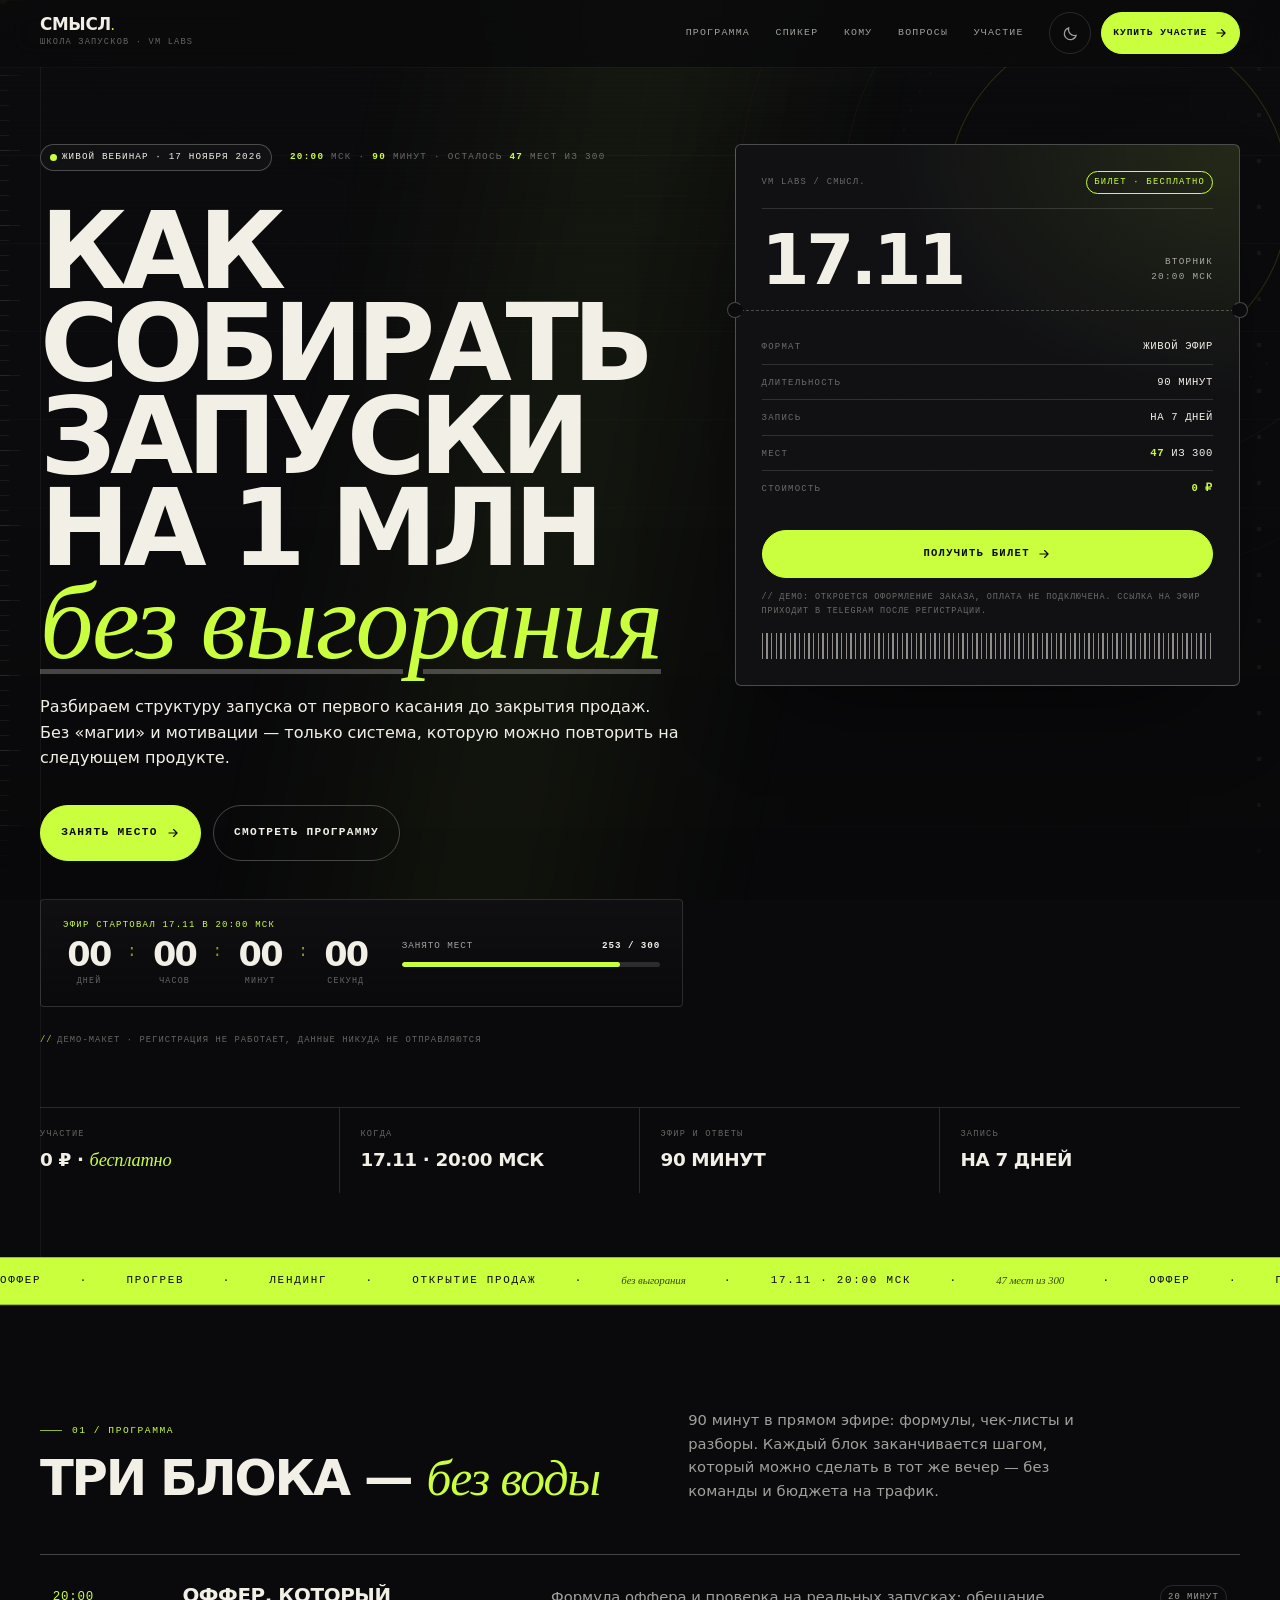
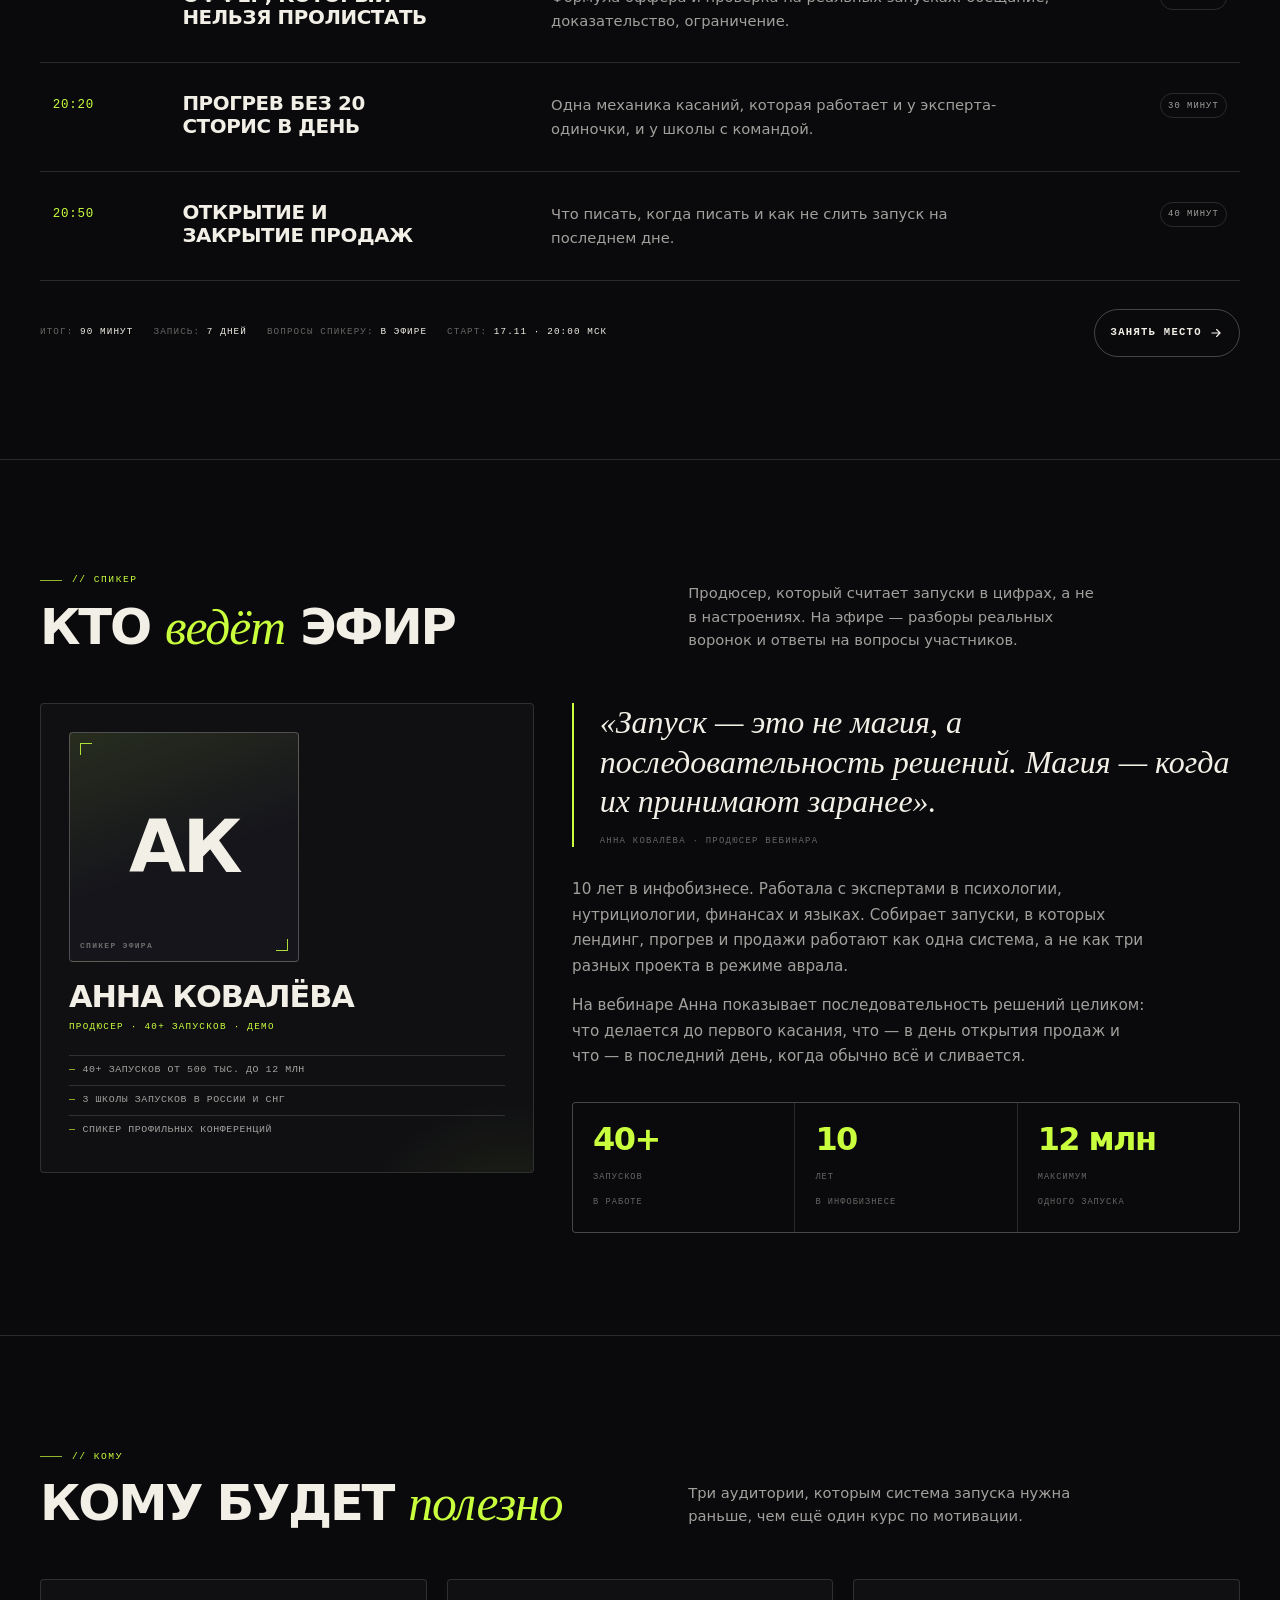
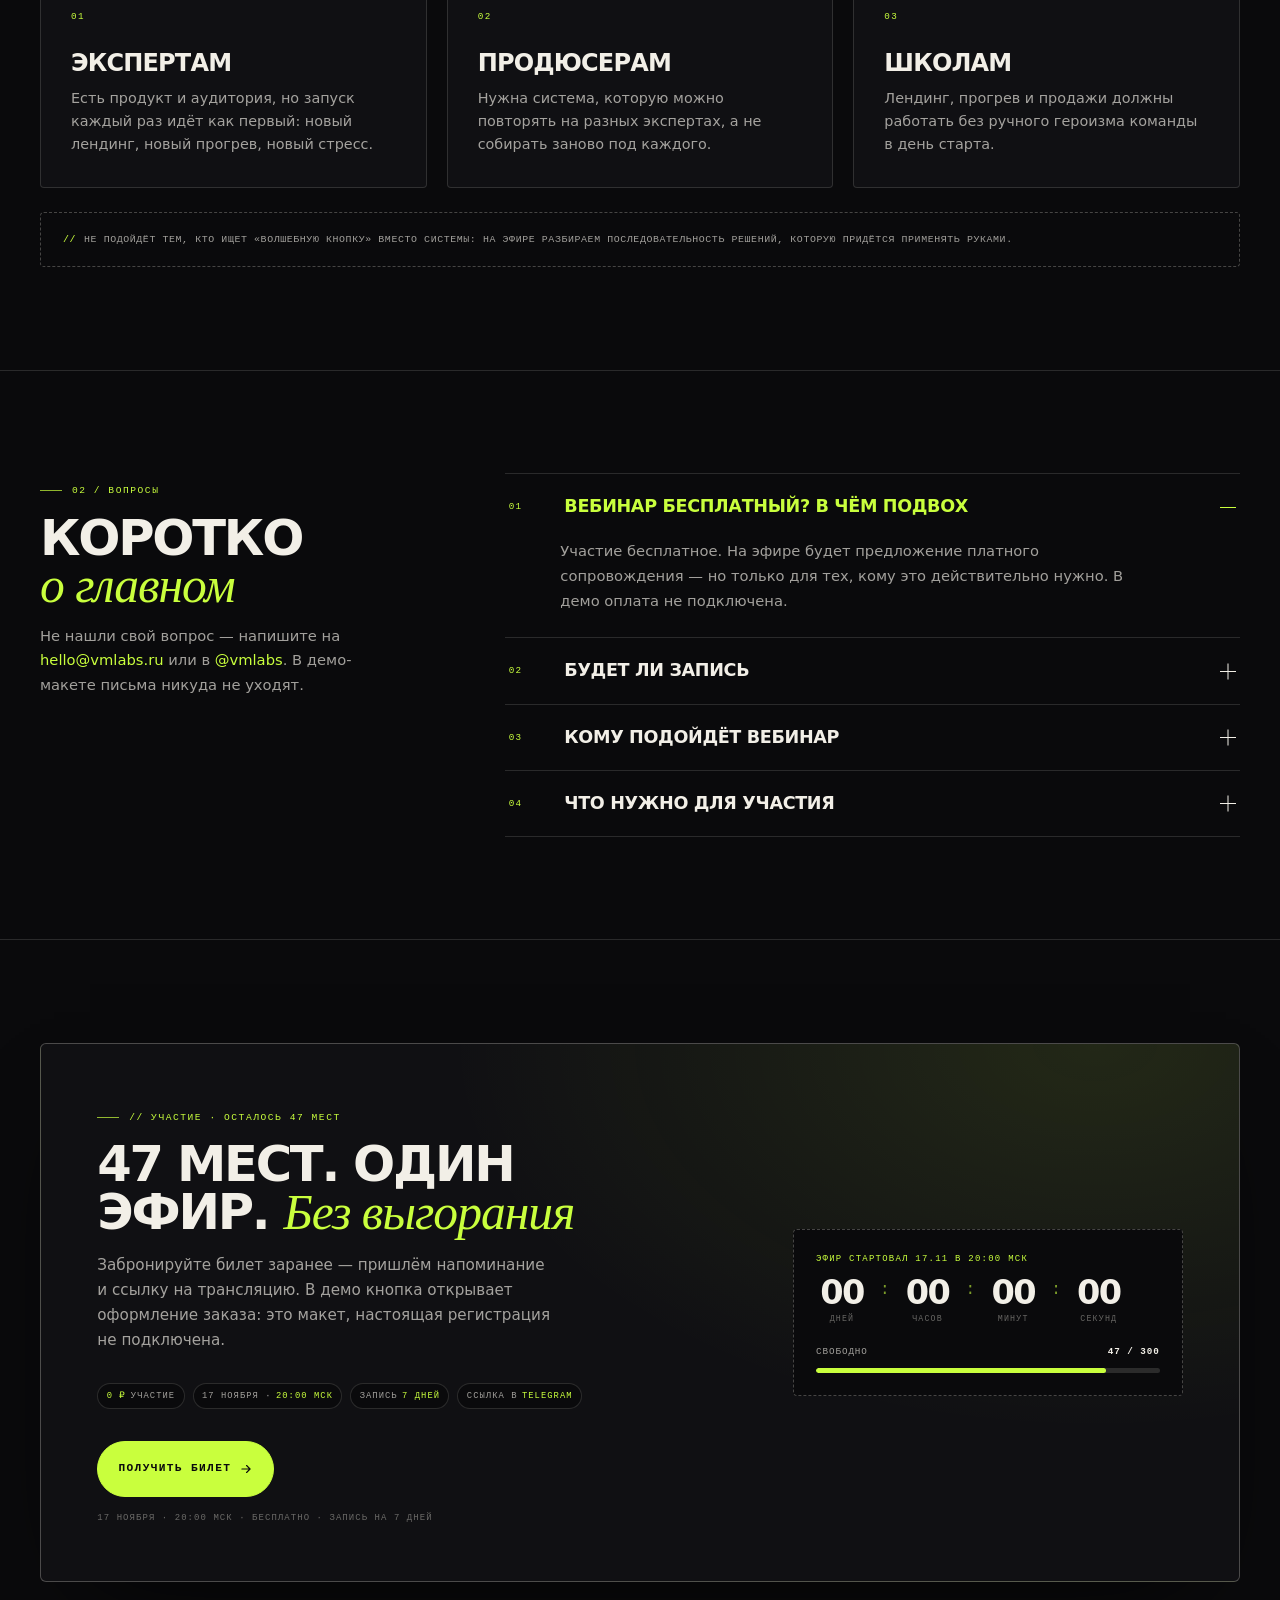
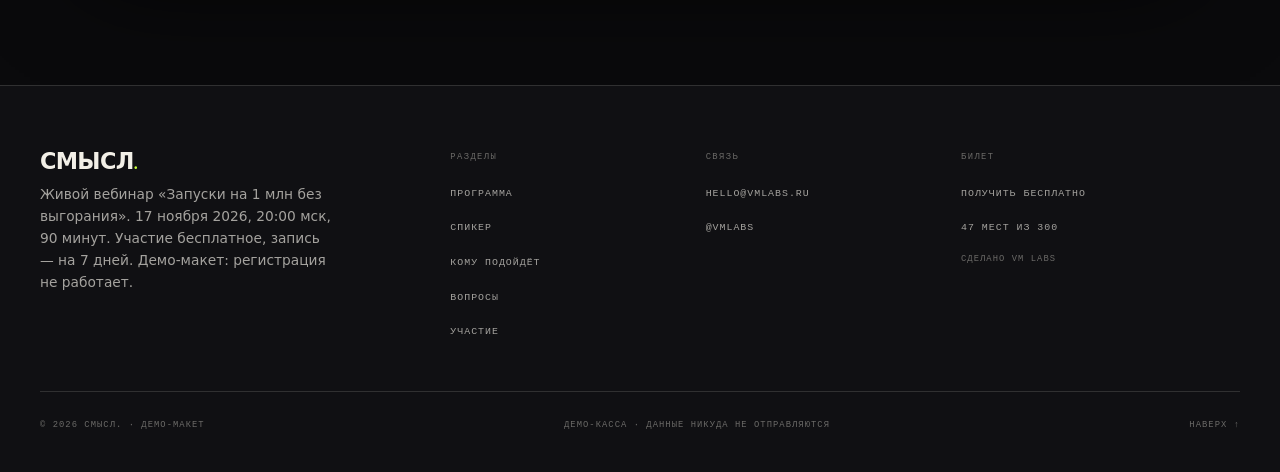
<file: demo-webinar.html>
<!DOCTYPE html>
<!--
  КЛЮЧЕВЫЕ ИЗМЕНЕНИЯ (демо-вебинар «Смысл.» → продающий лендинг):
  1. Всё в одном файле: инлайн <style> и <script>, реализованы .shell, .skip, .theme-toggle,
     .cursor, .checkout (backdrop + panel + focus-trap), .demo-note, --font-brand/display/mono/sans.
  2. УНИКАЛЬНЫЙ ФОН «ЭФИРНАЯ СЦЕНА» (.site-bg) — свой только для этого лендинга, не похож
     на другие демо: радиолокационные кольца трансляции (SVG, медленный довернутый пунктир
     и расходящийся импульс), проекционный луч, линейка таймкода слева с бегущим плейхедом,
     перфорация билета справа, вертикальный serif-italic вордмарк «смысл.» и едва заметные
     скан-линии. Всё на 2–10% непрозрачности, fixed, pointer-events:none, адаптивно по темам,
     анимации выключаются при prefers-reduced-motion.
  3. Усилена срочность: живой таймер до 17.11 20:00 мск, прогресс-бар «47 из 300 мест»,
     sticky-мобильный CTA-бар, scarcity-строки в билете и финальном блоке.
  4. Подпись проекта сохранена: uppercase-гротеск H1/H2 + serif-italic акценты (<em>) цвета accent.
  5. «Осязаемый» билет: перфорация с вырезами, mono-строки tnum, штрих-код, акцентная кнопка.
  6. Продающие детали: reveal-анимации на IntersectionObserver, прогресс чтения, hover-тикер
     с паузой, аккордеон FAQ (details/summary + plus/minus), тёмная/светлая тема с сохранением,
     prefers-reduced-motion / prefers-contrast, фокус-трап и возврат фокуса в модалке.
-->
<html lang="ru" data-theme="dark" data-theme-key="smysl-theme"
      data-theme-color-dark="#0a0a0c" data-theme-color-light="#efede4">
<head>
<meta charset="utf-8">
<meta name="viewport" content="width=device-width, initial-scale=1">
<title>Смысл. — живой вебинар «Запуски на 1 млн без выгорания» · 17 ноября, 20:00 мск</title>
<meta name="description" content="Живой вебинар 17 ноября в 20:00 мск, 90 минут, бесплатно. Структура запуска от первого касания до закрытия продаж — система, которую можно повторить. Осталось 47 мест из 300. Демо-макет: регистрация не работает.">
<meta name="color-scheme" content="dark light">
<meta name="theme-color" content="#0a0a0c" media="(prefers-color-scheme: dark)">
<meta name="theme-color" content="#efede4" media="(prefers-color-scheme: light)">
<link rel="icon" href="data:image/svg+xml,%3Csvg xmlns='http://www.w3.org/2000/svg' viewBox='0 0 64 64'%3E%3Crect width='64' height='64' rx='12' fill='%230a0a0c'/%3E%3Ctext x='32' y='43' font-family='Georgia,serif' font-size='34' fill='%23c9ff3d' text-anchor='middle'%3E%D0%A1%3C/text%3E%3C/svg%3E">

<script src="script/demo-theme.js?v=20261025b"></script>

<style>
/* ============================================================
   0. ПЕРЕМЕННЫЕ ТЕМЫ И БАЗА
   ============================================================ */
:root{
  /* палитра: тёмная (по умолчанию) */
  --bg:#0a0a0c;
  --panel:#101013;
  --panel-2:#15151b;
  --text:#f2efe7;
  --accent:#c9ff3d;
  --accent-ink:#0a0a0c;
  --accent-soft:rgba(201,255,61,.10);
  --dim:rgba(242,239,231,.66);
  --faint:rgba(242,239,231,.40);
  --line:rgba(242,239,231,.14);
  --line-strong:rgba(242,239,231,.26);
  --bg-blur:rgba(10,10,12,.82);
  --shadow:0 40px 100px -50px rgba(0,0,0,.95);
  --danger:#ff8a72;
  --grain-op:.055;
  --grain-blend:overlay;

  /* палитра фона «эфирная сцена» */
  --bg-sheen:rgba(242,239,231,.030);
  --bg-vig:rgba(0,0,0,.42);
  --bg-beam:rgba(201,255,61,.050);
  --bg-ring:rgba(201,255,61,.110);
  --bg-ring-2:rgba(242,239,231,.070);
  --bg-tick:rgba(242,239,231,.130);
  --bg-perf:rgba(242,239,231,.120);
  --bg-word:rgba(242,239,231,.048);
  --bg-scan:rgba(242,239,231,.026);

  /* шрифты */
  --serif:Georgia,"Times New Roman",serif;
  --font-display:"Manrope","Onest","Inter",system-ui,-apple-system,"Segoe UI",Roboto,sans-serif;
  --font-brand:"Manrope","Onest","Inter",system-ui,-apple-system,"Segoe UI",Roboto,sans-serif;
  --font-mono:"JetBrains Mono","IBM Plex Mono","SF Mono",ui-monospace,Menlo,Consolas,"Liberation Mono",monospace;
  --font-sans:system-ui,-apple-system,"Segoe UI",Roboto,"Helvetica Neue",Arial,sans-serif;

  /* сетка */
  --shell:1200px;
  --gut:clamp(16px,4vw,40px);
  --r-card:4px;
  --r-pill:999px;
  --t:cubic-bezier(.22,.61,.36,1);
}

[data-theme="light"]{
  --bg:#efede4;
  --panel:#f8f6ee;
  --panel-2:#f2efe4;
  --text:#12110e;
  --accent:#55630a;
  --accent-ink:#f8f6ee;
  --accent-soft:rgba(85,99,10,.10);
  --dim:rgba(18,17,14,.70);
  --faint:rgba(18,17,14,.46);
  --line:rgba(18,17,14,.16);
  --line-strong:rgba(18,17,14,.30);
  --bg-blur:rgba(239,237,228,.84);
  --shadow:0 40px 90px -55px rgba(18,17,14,.55);
  --danger:#a52a17;
  --grain-op:.035;
  --grain-blend:multiply;

  --bg-sheen:rgba(255,255,255,.55);
  --bg-vig:rgba(255,255,255,.40);
  --bg-beam:rgba(85,99,10,.055);
  --bg-ring:rgba(85,99,10,.130);
  --bg-ring-2:rgba(18,17,14,.075);
  --bg-tick:rgba(18,17,14,.130);
  --bg-perf:rgba(18,17,14,.120);
  --bg-word:rgba(18,17,14,.052);
  --bg-scan:rgba(18,17,14,.022);
}

@media (prefers-contrast:more){
  :root{--dim:rgba(242,239,231,.86);--faint:rgba(242,239,231,.66);--line:rgba(242,239,231,.34);--line-strong:rgba(242,239,231,.55)}
  [data-theme="light"]{--dim:rgba(18,17,14,.9);--faint:rgba(18,17,14,.7);--line:rgba(18,17,14,.38);--line-strong:rgba(18,17,14,.6)}
}

*,*::before,*::after{box-sizing:border-box}

html{
  -webkit-text-size-adjust:100%;
  scroll-behavior:smooth;
  scroll-padding-top:104px;
}

body{
  margin:0;
  background:var(--bg);
  color:var(--text);
  font-family:var(--font-sans);
  font-size:1rem;
  line-height:1.6;
  overflow-x:hidden;
  -webkit-font-smoothing:antialiased;
  text-rendering:optimizeLegibility;
}

/* ============================================================
   0.1 УНИКАЛЬНЫЙ ФОН САЙТА — «ЭФИРНАЯ СЦЕНА»
   радар трансляции · проекционный луч · линейка таймкода
   с плейхедом · перфорация билета · вордмарк · скан-линии
   Всё тихо: 2–10% непрозрачности, pointer-events:none, z-index:-1
   ============================================================ */
.site-bg{
  position:fixed;
  inset:0;
  z-index:-1;
  pointer-events:none;
  overflow:hidden;
  contain:strict;
}
.site-bg > *{position:absolute;display:block}

/* «бумага»: мягкий свет сверху, лёгкая виньетка снизу */
.site-bg__paper{
  inset:0;
  background:
    radial-gradient(110% 70% at 50% -12%,var(--bg-sheen),transparent 62%),
    linear-gradient(180deg,transparent 0%,transparent 58%,var(--bg-vig) 100%);
  opacity:.6;
}

/* проекционный луч: очень мягкая диагональ, медленно плывёт */
.site-bg__beam{
  inset:-25% -35%;
  background:linear-gradient(101deg,transparent 36%,var(--bg-beam) 47%,transparent 58%);
  filter:blur(26px);
  animation:beamDrift 30s ease-in-out infinite alternate;
  will-change:transform;
}
@keyframes beamDrift{
  from{transform:translate3d(-5%,0,0) rotate(0deg)}
  to{transform:translate3d(5%,2%,0) rotate(-1.2deg)}
}

/* радар трансляции: концентрические кольца + пунктир + импульс */
.site-bg__rings{
  top:-36vh;right:-28vw;
  width:min(124vh,1040px);height:auto;
  color:var(--bg-ring);
  opacity:.85;
}
.site-bg__rings .r-soft{color:var(--bg-ring-2)}
.site-bg__rings-dash{
  transform-box:fill-box;transform-origin:center;
  animation:ringSpin 96s linear infinite;
}
.site-bg__rings-pulse{
  transform-box:fill-box;transform-origin:center;
  animation:ringPulse 9.5s cubic-bezier(.2,.6,.3,1) infinite;
}
@keyframes ringSpin{to{transform:rotate(360deg)}}
@keyframes ringPulse{
  0%{transform:scale(1);opacity:.38}
  70%{opacity:0}
  100%{transform:scale(2.95);opacity:0}
}

/* линейка таймкода слева: короткие и длинные деления */
.site-bg__timecode{
  top:0;bottom:0;left:0;width:36px;
  background-image:
    repeating-linear-gradient(to bottom,var(--bg-tick) 0 1px,transparent 1px 15px),
    repeating-linear-gradient(to bottom,var(--bg-tick) 0 1px,transparent 1px 75px);
  background-size:9px 100%,20px 100%;
  background-position:left center,left center;
  background-repeat:no-repeat;
  opacity:.5;
  -webkit-mask-image:linear-gradient(180deg,transparent 0,#000 16%,#000 84%,transparent 100%);
  mask-image:linear-gradient(180deg,transparent 0,#000 16%,#000 84%,transparent 100%);
}

/* плейхед: точка эфира, идущая вниз по линейке */
.site-bg__playhead{
  left:0;width:36px;height:1px;top:0;
  background:linear-gradient(90deg,var(--accent),transparent 82%);
  opacity:.3;
  animation:playheadRun 26s linear infinite;
}
.site-bg__playhead::before{
  content:"";position:absolute;left:0;top:-2.5px;
  width:6px;height:6px;border-radius:50%;
  background:var(--accent);
  box-shadow:0 0 10px var(--accent);
}
@keyframes playheadRun{
  from{transform:translateY(-3vh)}
  to{transform:translateY(103vh)}
}

/* перфорация билета справа */
.site-bg__perf{
  top:0;bottom:0;right:max(10px,calc(var(--gut) * .34));width:14px;
  background-image:radial-gradient(circle,var(--bg-perf) 0 2.1px,transparent 2.6px);
  background-size:14px 46px;
  background-position:center top;
  opacity:.45;
  -webkit-mask-image:linear-gradient(180deg,transparent 0,#000 12%,#000 88%,transparent 100%);
  mask-image:linear-gradient(180deg,transparent 0,#000 12%,#000 88%,transparent 100%);
}

/* вертикальный вордмарк — serif-italic, только на широких экранах */
.site-bg__wordmark{
  display:none;
  top:50%;left:calc(var(--gut) + 52px);
  transform:translateY(-50%);
  writing-mode:vertical-rl;
  font-family:var(--serif);
  font-style:italic;
  font-weight:400;
  font-size:clamp(2.6rem,4.6vw,4.6rem);
  letter-spacing:.04em;
  line-height:1;
  color:var(--bg-word);
  white-space:nowrap;
  -webkit-mask-image:linear-gradient(180deg,transparent 0,#000 22%,#000 78%,transparent 100%);
  mask-image:linear-gradient(180deg,transparent 0,#000 22%,#000 78%,transparent 100%);
}
@media (min-width:1460px){
  .site-bg__wordmark{display:block}
}

/* скан-линии трансляции */
.site-bg__scan{
  inset:0;
  background-image:repeating-linear-gradient(to bottom,var(--bg-scan) 0 1px,transparent 1px 5px);
  opacity:.55;
  -webkit-mask-image:radial-gradient(125% 95% at 50% 0%,#000 0%,rgba(0,0,0,.45) 55%,transparent 88%);
  mask-image:radial-gradient(125% 95% at 50% 0%,#000 0%,rgba(0,0,0,.45) 55%,transparent 88%);
}

/* зерно поверх страницы */
body::after{
  content:"";
  position:fixed;
  inset:0;
  z-index:92;
  pointer-events:none;
  opacity:var(--grain-op);
  mix-blend-mode:var(--grain-blend);
  background-image:url("data:image/svg+xml,%3Csvg xmlns='http://www.w3.org/2000/svg' width='180' height='180'%3E%3Cfilter id='n'%3E%3CfeTurbulence type='fractalNoise' baseFrequency='.85' numOctaves='3' stitchTiles='stitch'/%3E%3C/filter%3E%3Crect width='180' height='180' filter='url(%23n)'/%3E%3C/svg%3E");
}

img,svg{display:block;max-width:100%}
button,input,textarea,select{font:inherit;color:inherit}
a{color:inherit;text-decoration:none}
ul,ol{margin:0;padding:0;list-style:none}
h1,h2,h3,h4,p,blockquote,figure,dl,dd{margin:0}

::selection{background:var(--accent);color:var(--accent-ink)}

:focus-visible{
  outline:2px solid var(--accent);
  outline-offset:3px;
  border-radius:2px;
}

section[id]{scroll-margin-top:104px}

.visually-hidden{
  position:absolute!important;width:1px;height:1px;margin:-1px;padding:0;
  overflow:hidden;clip:rect(0 0 0 0);clip-path:inset(50%);white-space:nowrap;border:0;
}

/* контейнер */
.shell{
  width:min(100% - (var(--gut) * 2),var(--shell));
  margin-inline:auto;
}

/* ============================================================
   1. ТИПОГРАФИКА
   ============================================================ */
.h1{
  font-family:var(--font-display);
  font-weight:800;
  font-size:clamp(2.55rem,8.4vw,7.2rem);
  line-height:.86;
  letter-spacing:-.06em;
  text-transform:uppercase;
  text-wrap:balance;
}
.h2{
  font-family:var(--font-display);
  font-weight:800;
  font-size:clamp(1.7rem,4vw,3.1rem);
  line-height:.96;
  letter-spacing:-.045em;
  text-transform:uppercase;
  text-wrap:balance;
}
/* главная подпись: serif-italic акцент внутри гротеска */
.h1 em,.h2 em,.h3 em{
  font-family:var(--serif);
  font-style:italic;
  font-weight:400;
  text-transform:none;
  letter-spacing:-.02em;
  color:var(--accent);
}

.mono{
  font-family:var(--font-mono);
  font-size:.62rem;
  letter-spacing:.14em;
  text-transform:uppercase;
  font-feature-settings:"tnum" 1;
}

.kicker{
  display:inline-flex;
  align-items:center;
  gap:.62rem;
  font-family:var(--font-mono);
  font-size:.6rem;
  letter-spacing:.16em;
  text-transform:uppercase;
  color:var(--accent);
  font-feature-settings:"tnum" 1;
}
.kicker::before{
  content:"";
  width:22px;height:1px;
  background:currentColor;
  opacity:.7;
}
.kicker--dim{color:var(--faint)}

.lead{
  color:var(--dim);
  font-size:clamp(.98rem,1.2vw,1.08rem);
  line-height:1.62;
  max-width:46ch;
  text-wrap:pretty;
}

/* ============================================================
   2. КНОПКИ
   ============================================================ */
.btn{
  --btn-pad:.95em 1.5em;
  position:relative;
  display:inline-flex;
  align-items:center;
  justify-content:center;
  gap:.7em;
  min-height:48px;
  padding:var(--btn-pad);
  border:1px solid var(--accent);
  border-radius:var(--r-pill);
  background:var(--accent);
  color:var(--accent-ink);
  font-family:var(--font-mono);
  font-size:.66rem;
  font-weight:600;
  letter-spacing:.12em;
  text-transform:uppercase;
  cursor:pointer;
  overflow:hidden;
  transition:transform .3s var(--t),box-shadow .3s var(--t),background-color .3s var(--t),color .3s var(--t),border-color .3s var(--t);
  box-shadow:0 0 0 0 var(--accent-soft);
}
.btn svg{width:14px;height:14px;flex:none;transition:transform .35s var(--t)}
.btn:hover{transform:translateY(-2px);box-shadow:0 14px 34px -16px var(--accent)}
.btn:hover svg{transform:translateX(4px)}
.btn:active{transform:translateY(0)}
.btn--lg{min-height:56px;font-size:.7rem;padding:1.05em 1.8em}
.btn--sm{min-height:42px;font-size:.6rem;padding:.7em 1.15em;letter-spacing:.1em}
.btn--block{width:100%}
.btn--ghost{
  background:transparent;
  color:var(--text);
  border-color:var(--line-strong);
}
.btn--ghost:hover{
  border-color:var(--accent);
  color:var(--accent);
  box-shadow:none;
  background:var(--accent-soft);
}

.link-u{
  position:relative;
  display:inline-block;
  font-family:var(--font-mono);
  font-size:.62rem;
  letter-spacing:.12em;
  text-transform:uppercase;
  color:var(--dim);
  padding-bottom:3px;
  transition:color .25s var(--t);
}
.link-u::after{
  content:"";position:absolute;left:0;bottom:0;width:100%;height:1px;
  background:currentColor;transform:scaleX(.28);transform-origin:left;
  transition:transform .35s var(--t),background-color .25s var(--t);
}
.link-u:hover{color:var(--accent)}
.link-u:hover::after{transform:scaleX(1);background:var(--accent)}

/* ============================================================
   3. ПРОГРЕСС ЧТЕНИЯ · SKIP · КУРСОР
   ============================================================ */
.progress{
  position:fixed;top:0;left:0;right:0;height:2px;z-index:120;
  background:transparent;pointer-events:none;
}
.progress__bar{
  display:block;height:100%;width:100%;
  background:linear-gradient(90deg,var(--accent),var(--accent));
  transform:scaleX(0);transform-origin:left;
  box-shadow:0 0 14px var(--accent);
}

.skip{
  position:fixed;top:10px;left:10px;z-index:200;
  transform:translateY(-220%);
  padding:.8em 1.2em;
  background:var(--accent);color:var(--accent-ink);
  font-family:var(--font-mono);font-size:.62rem;letter-spacing:.12em;text-transform:uppercase;
  border-radius:var(--r-pill);
  transition:transform .3s var(--t);
}
.skip:focus{transform:translateY(0)}

.cursor{position:fixed;top:0;left:0;z-index:140;pointer-events:none;display:none;opacity:0;transition:opacity .3s ease}
.cursor__dot,.cursor__ring{
  position:absolute;top:0;left:0;border-radius:50%;
  will-change:transform;
}
.cursor__dot{
  width:5px;height:5px;margin:-2.5px 0 0 -2.5px;background:var(--accent);
}
.cursor__ring{
  width:34px;height:34px;margin:-17px 0 0 -17px;
  border:1px solid var(--accent);opacity:.5;
  transition:width .3s var(--t),height .3s var(--t),margin .3s var(--t),opacity .3s var(--t),background-color .3s var(--t);
}
.cursor.is-hover .cursor__ring{
  width:56px;height:56px;margin:-28px 0 0 -28px;
  opacity:.85;background:var(--accent-soft);
}
@media (hover:hover) and (pointer:fine){
  .cursor{display:block}
  /* Нативный курсор прячем, как только кастомный реально включился:
     иначе на экране два указателя — особенно заметно в режиме для
     слабовидящих, где кольцо крупнее и контрастнее. Класс
     html.has-cursor ставит JS с первым движением мыши, поэтому до
     него системный указатель остаётся видимым (если скрипт не
     загрузился, пользователь без курсора не останется). Поля ввода
     оставляем с текстовым курсором. */
  html.has-cursor,html.has-cursor *{cursor:none!important}
  html.has-cursor input,html.has-cursor textarea,html.has-cursor select{cursor:auto!important}
}

/* ============================================================
   4. ШАПКА (TOPLINE)
   ============================================================ */
.topline{
  position:sticky;top:0;z-index:100;
  background:var(--bg-blur);
  -webkit-backdrop-filter:saturate(150%) blur(14px);
  backdrop-filter:saturate(150%) blur(14px);
  border-bottom:1px solid transparent;
  transition:border-color .35s var(--t),box-shadow .35s var(--t),background-color .35s var(--t);
}
.topline.is-scrolled{
  border-bottom-color:var(--line);
  box-shadow:0 22px 44px -38px rgba(0,0,0,.9);
}
.topline__inner{
  display:flex;align-items:center;gap:clamp(12px,2vw,32px);
  min-height:66px;
}
.brand{
  display:flex;flex-direction:column;gap:2px;margin-right:auto;
  padding:4px 0;
}
.brand__name{
  font-family:var(--font-brand);
  font-weight:700;font-size:1.05rem;
  letter-spacing:-.02em;text-transform:uppercase;
  line-height:1;
}
.brand__name i{
  font-family:var(--serif);font-style:italic;font-weight:400;
  color:var(--accent);letter-spacing:0;
}
.brand__tag{
  font-family:var(--font-mono);
  font-size:.54rem;letter-spacing:.14em;text-transform:uppercase;
  color:var(--faint);
}
.nav{display:flex;align-items:center;gap:clamp(14px,2vw,28px)}
.nav a{
  position:relative;
  font-family:var(--font-mono);
  font-size:.62rem;letter-spacing:.12em;text-transform:uppercase;
  color:var(--dim);padding:6px 0;
  transition:color .25s var(--t);
}
.nav a::after{
  content:"";position:absolute;left:0;bottom:2px;width:100%;height:1px;
  background:var(--accent);transform:scaleX(0);transform-origin:left;
  transition:transform .32s var(--t);
}
.nav a:hover{color:var(--text)}
.nav a:hover::after{transform:scaleX(1)}
.topline__actions{display:flex;align-items:center;gap:10px}

.theme-toggle{
  display:grid;place-items:center;
  width:42px;height:42px;flex:none;
  border:1px solid var(--line);border-radius:50%;
  background:transparent;cursor:pointer;color:var(--dim);
  transition:color .25s var(--t),border-color .25s var(--t),transform .35s var(--t),background-color .25s var(--t);
}
.theme-toggle:hover{color:var(--accent);border-color:var(--accent);transform:rotate(18deg);background:var(--accent-soft)}
.theme-toggle svg{width:17px;height:17px}
.theme-toggle .i-sun{display:none}
[data-theme="light"] .theme-toggle .i-sun{display:block}
[data-theme="light"] .theme-toggle .i-moon{display:none}

@media (max-width:940px){
  .nav{display:none}
}
@media (max-width:600px){
  .brand__tag{display:none}
  .topline__inner{min-height:60px}
  .btn--sm{letter-spacing:.08em}
}
@media (max-width:420px){
  .topline__cta{display:none}
}

/* ============================================================
   5. HERO + БИЛЕТ
   ============================================================ */
.hero{
  position:relative;
  padding-top:clamp(44px,6vw,84px);
  padding-bottom:clamp(40px,5vw,70px);
  overflow:hidden;
  isolation:isolate;
}
/* локальный слой hero: «разлиновка» эфира, гаснет книзу */
.hero__bg{position:absolute;inset:0;z-index:-1;pointer-events:none;overflow:hidden}
.hero__lines{
  position:absolute;inset:0;opacity:.32;
  background-image:linear-gradient(to bottom,var(--line) 1px,transparent 1px);
  background-size:100% 88px;
  -webkit-mask-image:linear-gradient(to bottom,rgba(0,0,0,.75),transparent 70%);
  mask-image:linear-gradient(to bottom,rgba(0,0,0,.75),transparent 70%);
}
.hero__edge{
  position:absolute;top:0;bottom:0;left:50%;
  transform:translateX(-50%);
  width:min(100% - (var(--gut) * 2),var(--shell));
  border-left:1px solid var(--line);
  opacity:.35;
}
.hero__inner{
  display:grid;
  grid-template-columns:minmax(0,1.12fr) minmax(320px,.88fr);
  gap:clamp(28px,4vw,60px);
  align-items:start;
}
.hero__top{
  display:flex;flex-wrap:wrap;align-items:center;gap:10px 18px;
  margin-bottom:clamp(20px,3vw,34px);
}
.pill{
  display:inline-flex;align-items:center;gap:.55em;
  padding:.55em .95em;
  border:1px solid var(--line-strong);border-radius:var(--r-pill);
  background:var(--panel);
  font-family:var(--font-mono);font-size:.58rem;letter-spacing:.12em;text-transform:uppercase;
  color:var(--text);
}
.pill__dot{
  width:7px;height:7px;border-radius:50%;background:var(--accent);flex:none;
  box-shadow:0 0 0 0 var(--accent);
  animation:pulse 2.4s infinite;
}
@keyframes pulse{
  0%{box-shadow:0 0 0 0 rgba(201,255,61,.55)}
  70%{box-shadow:0 0 0 9px rgba(201,255,61,0)}
  100%{box-shadow:0 0 0 0 rgba(201,255,61,0)}
}
.hero__stamp{
  font-family:var(--font-mono);font-size:.58rem;letter-spacing:.14em;text-transform:uppercase;
  color:var(--faint);font-feature-settings:"tnum" 1;
}
.hero__stamp b{color:var(--accent);font-weight:600}

.hero__title{margin-bottom:clamp(18px,2.4vw,26px)}
.hero__title em{
  text-decoration:underline;
  text-decoration-thickness:.05em;
  text-underline-offset:.1em;
  text-decoration-color:var(--line-strong);
}
.hero__lead{margin-bottom:clamp(24px,3vw,34px)}

.hero__cta{display:flex;flex-wrap:wrap;gap:12px;margin-bottom:clamp(26px,3vw,38px)}

/* срочность: таймер + места */
.urgency{
  display:grid;grid-template-columns:auto minmax(0,1fr);
  gap:clamp(16px,2.4vw,30px);align-items:center;
  padding:clamp(14px,1.8vw,18px) clamp(16px,2vw,22px);
  border:1px solid var(--line);border-radius:var(--r-card);
  background:linear-gradient(180deg,var(--panel),transparent);
}
.count{display:flex;align-items:baseline;gap:clamp(6px,1vw,12px)}
.count__cell{display:flex;flex-direction:column;align-items:center;gap:4px;min-width:52px}
.count__cell b{
  font-family:var(--font-display);font-weight:800;
  font-size:clamp(1.5rem,3.4vw,2.1rem);line-height:.9;letter-spacing:-.05em;
  font-feature-settings:"tnum" 1;color:var(--text);
}
.count__cell span{
  font-family:var(--font-mono);font-size:.52rem;letter-spacing:.14em;text-transform:uppercase;color:var(--faint);
}
.count__sep{
  font-family:var(--font-mono);color:var(--accent);opacity:.6;
  font-size:1rem;transform:translateY(-10px);
}
.urgency__label{
  font-family:var(--font-mono);font-size:.56rem;letter-spacing:.14em;text-transform:uppercase;
  color:var(--accent);display:block;margin-bottom:8px;
}
.seats__head{
  display:flex;justify-content:space-between;gap:12px;align-items:baseline;
  font-family:var(--font-mono);font-size:.58rem;letter-spacing:.1em;text-transform:uppercase;
  color:var(--dim);margin-bottom:8px;font-feature-settings:"tnum" 1;
}
.seats__head b{color:var(--text);font-weight:600}
.seats__bar{
  height:5px;border-radius:var(--r-pill);background:var(--line);overflow:hidden;
}
.seats__fill{
  display:block;height:100%;width:var(--w,84%);border-radius:var(--r-pill);
  background:linear-gradient(90deg,var(--accent),var(--accent));
  transform-origin:left;
  animation:grow 1.4s var(--t) both .3s;
}
@keyframes grow{from{transform:scaleX(0)}to{transform:scaleX(1)}}

.demo-note{
  display:inline-flex;align-items:center;gap:.5em;
  margin-top:clamp(18px,2.4vw,26px);
  font-family:var(--font-mono);font-size:.55rem;letter-spacing:.12em;text-transform:uppercase;
  color:var(--faint);
}
.demo-note::before{content:"//";color:var(--accent);opacity:.8}

/* --- билет --- */
.ticket{
  --t-pad:clamp(18px,2.2vw,26px);
  position:relative;
  padding:var(--t-pad);
  border:1px solid var(--line-strong);
  border-radius:6px;
  background:
    radial-gradient(120% 80% at 100% 0%,var(--accent-soft),transparent 58%),
    var(--panel);
  box-shadow:var(--shadow);
  transition:transform .45s var(--t),border-color .35s var(--t);
}
.ticket:hover{transform:translateY(-3px);border-color:var(--accent)}
.ticket__head{
  display:flex;justify-content:space-between;align-items:center;gap:12px;
  padding-bottom:14px;border-bottom:1px solid var(--line);
}
.ticket__head span{
  font-family:var(--font-mono);font-size:.55rem;letter-spacing:.14em;text-transform:uppercase;color:var(--faint);
}
.ticket__badge{
  color:var(--accent)!important;
  border:1px solid var(--accent);border-radius:var(--r-pill);padding:.4em .8em;
}
.ticket__date{
  display:flex;align-items:flex-end;justify-content:space-between;gap:14px;
  padding:clamp(16px,2vw,22px) 0 clamp(14px,1.8vw,20px);
}
.ticket__date b{
  font-family:var(--font-display);font-weight:800;
  font-size:clamp(2.8rem,5.4vw,4.4rem);line-height:.86;letter-spacing:-.05em;
  font-feature-settings:"tnum" 1;
}
.ticket__date span{
  font-family:var(--font-mono);font-size:.58rem;letter-spacing:.14em;text-transform:uppercase;color:var(--dim);
  padding-bottom:.6em;text-align:right;
}
.ticket__perf{
  position:relative;
  margin-inline:calc(-1 * var(--t-pad));
  border-top:1px dashed var(--line-strong);
}
.ticket__perf::before,.ticket__perf::after{
  content:"";position:absolute;top:-9px;width:16px;height:16px;border-radius:50%;
  background:var(--bg);border:1px solid var(--line-strong);
}
.ticket__perf::before{left:-9px;border-right-color:transparent}
.ticket__perf::after{right:-9px;border-left-color:transparent}

.ticket__rows{padding:clamp(14px,1.8vw,18px) 0}
.ticket__row{
  display:flex;justify-content:space-between;align-items:baseline;gap:14px;
  padding:.55em 0;border-bottom:1px solid var(--line);
}
.ticket__row:last-child{border-bottom:0}
.ticket__row dt{
  font-family:var(--font-mono);font-size:.56rem;letter-spacing:.14em;text-transform:uppercase;color:var(--faint);
}
.ticket__row dd{
  font-family:var(--font-mono);font-size:.66rem;letter-spacing:.06em;text-transform:uppercase;
  color:var(--text);font-feature-settings:"tnum" 1;text-align:right;
}
.ticket__row dd b{color:var(--accent);font-weight:600}
.ticket__cta{margin-top:6px}
.ticket__note{
  margin-top:12px;
  font-family:var(--font-mono);font-size:.53rem;letter-spacing:.1em;text-transform:uppercase;color:var(--faint);
  line-height:1.7;
}
.ticket__code{
  margin-top:14px;height:26px;opacity:.55;
  background-image:repeating-linear-gradient(90deg,var(--text) 0 1px,transparent 1px 4px,var(--text) 4px 6px,transparent 6px 9px,var(--text) 9px 10px,transparent 10px 14px);
}

/* facts-полоса под hero */
.facts{
  margin-top:clamp(34px,4.5vw,58px);
  border-top:1px solid var(--line);
  display:grid;grid-template-columns:repeat(4,minmax(0,1fr));
}
.facts__item{
  padding:clamp(14px,1.8vw,20px) clamp(12px,1.6vw,22px) clamp(14px,1.8vw,20px) 0;
  border-right:1px solid var(--line);
}
.facts__item:last-child{border-right:0}
.facts__item:not(:first-child){padding-left:clamp(12px,1.6vw,22px)}
.facts__k{
  display:block;font-family:var(--font-mono);font-size:.54rem;letter-spacing:.14em;text-transform:uppercase;color:var(--faint);
  margin-bottom:6px;
}
.facts__v{
  font-family:var(--font-display);font-weight:700;font-size:clamp(.95rem,1.5vw,1.15rem);
  letter-spacing:-.02em;text-transform:uppercase;line-height:1.1;
}
.facts__v i{font-family:var(--serif);font-style:italic;font-weight:400;text-transform:none;color:var(--accent);letter-spacing:-.01em}

@media (max-width:1080px){
  .ticket{position:static!important}
}
@media (max-width:980px){
  .hero__inner{grid-template-columns:1fr}
  .ticket{max-width:520px}
}
@media (max-width:760px){
  .facts{grid-template-columns:repeat(2,minmax(0,1fr))}
  .facts__item{border-bottom:1px solid var(--line)}
  .facts__item:nth-child(2n){border-right:0}
  .facts__item:nth-child(2){padding-left:clamp(12px,1.6vw,22px)}
  .facts__item:nth-child(4){padding-left:clamp(12px,1.6vw,22px)}
}
@media (max-width:520px){
  .urgency{grid-template-columns:1fr}
  .count__cell{min-width:44px}
  .mono,.pill,.hero__stamp,.ticket__row dt,.ticket__row dd,.btn{letter-spacing:.08em}
}

/* ============================================================
   6. ТИКЕР
   ============================================================ */
.ticker{
  position:relative;z-index:1;
  background:var(--accent);color:var(--accent-ink);
  border-block:1px solid rgba(0,0,0,.25);
  overflow:hidden;padding:.85rem 0;
}
.ticker__track{display:flex;width:max-content;animation:marquee 34s linear infinite}
.ticker:hover .ticker__track,.ticker:focus-within .ticker__track{animation-play-state:paused}
.ticker__row{
  display:flex;align-items:center;gap:2.4rem;padding-right:2.4rem;
  font-family:var(--font-mono);font-size:.68rem;font-weight:500;letter-spacing:.16em;text-transform:uppercase;
  white-space:nowrap;
}
.ticker__row i{font-family:var(--serif);font-style:italic;text-transform:none;letter-spacing:-.01em;opacity:.75}
@keyframes marquee{to{transform:translateX(-50%)}}

/* ============================================================
   7. СЕКЦИИ: ОБЩЕЕ
   ============================================================ */
.section{
  position:relative;z-index:1;
  padding-block:clamp(58px,8vw,120px);
  border-top:1px solid var(--line);
}
.head{
  display:grid;grid-template-columns:minmax(0,1.05fr) minmax(0,.95fr);
  gap:clamp(16px,3vw,48px);align-items:end;
  margin-bottom:clamp(28px,4vw,54px);
}
.head__aside{color:var(--dim);font-size:.92rem;line-height:1.6;max-width:44ch;text-wrap:pretty}
@media (max-width:820px){
  .head{grid-template-columns:1fr;align-items:start}
}

/* ============================================================
   8. ПРОГРАММА (AGENDA)
   ============================================================ */
.agenda{border-top:1px solid var(--line-strong)}
.agenda__row{
  position:relative;
  display:grid;
  grid-template-columns:6.5rem minmax(0,1.05fr) minmax(0,1.55fr) 9rem;
  gap:clamp(12px,2vw,26px);
  align-items:start;
  padding:clamp(20px,2.4vw,30px) clamp(8px,1vw,14px);
  border-bottom:1px solid var(--line);
  transition:background-color .35s var(--t),padding-left .35s var(--t);
}
.agenda__row::before{
  content:"";position:absolute;left:0;top:-1px;height:1px;width:100%;
  background:var(--accent);transform:scaleX(0);transform-origin:left;
  transition:transform .5s var(--t);
}
.agenda__row:hover{background:var(--panel);padding-left:clamp(14px,1.8vw,24px)}
.agenda__row:hover::before{transform:scaleX(1)}
.agenda__time{
  font-family:var(--font-mono);font-size:.78rem;font-weight:500;letter-spacing:.06em;
  color:var(--accent);font-feature-settings:"tnum" 1;padding-top:.25em;
}
.agenda__title{
  font-family:var(--font-display);font-weight:700;
  font-size:clamp(1.02rem,1.8vw,1.24rem);line-height:1.15;letter-spacing:-.02em;
  text-transform:uppercase;text-wrap:balance;
}
.agenda__text{color:var(--dim);font-size:.92rem;line-height:1.62;text-wrap:pretty}
.agenda__tag{
  justify-self:end;
  display:inline-flex;align-items:center;gap:.45em;
  padding:.5em .85em;border:1px solid var(--line);border-radius:var(--r-pill);
  font-family:var(--font-mono);font-size:.55rem;letter-spacing:.12em;text-transform:uppercase;color:var(--dim);
  font-feature-settings:"tnum" 1;white-space:nowrap;
  transition:border-color .3s var(--t),color .3s var(--t);
}
.agenda__row:hover .agenda__tag{border-color:var(--accent);color:var(--accent)}
.agenda__foot{
  display:flex;flex-wrap:wrap;gap:14px 26px;align-items:center;justify-content:space-between;
  padding-top:clamp(20px,2.4vw,28px);
}
.agenda__meta{
  display:flex;flex-wrap:wrap;gap:8px 20px;
  font-family:var(--font-mono);font-size:.58rem;letter-spacing:.12em;text-transform:uppercase;color:var(--faint);
}
.agenda__meta b{color:var(--text);font-weight:500}

@media (max-width:900px){
  .agenda__row{grid-template-columns:5.2rem minmax(0,1fr);row-gap:10px}
  .agenda__time{grid-column:1}
  .agenda__title{grid-column:2}
  .agenda__text{grid-column:1 / -1}
  .agenda__tag{grid-column:1 / -1;justify-self:start}
}

/* ============================================================
   9. СПИКЕР
   ============================================================ */
.speaker__grid{
  display:grid;grid-template-columns:minmax(0,.85fr) minmax(0,1.15fr);
  gap:clamp(20px,3vw,44px);align-items:start;
}
.speaker__card{
  position:relative;
  border:1px solid var(--line);border-radius:var(--r-card);
  background:var(--panel);
  padding:clamp(20px,2.4vw,28px);
  overflow:hidden;
}
.speaker__card::before{
  content:"";position:absolute;inset:auto -30% -55% auto;width:70%;aspect-ratio:1;
  background:radial-gradient(circle,var(--accent-soft),transparent 65%);
}
.speaker__mono{
  position:relative;
  display:grid;place-items:center;
  aspect-ratio:1/1;max-width:230px;
  border:1px solid var(--line-strong);border-radius:var(--r-card);
  background:
    linear-gradient(160deg,var(--accent-soft),transparent 55%),
    var(--panel-2);
  font-family:var(--font-display);font-weight:800;
  font-size:clamp(3rem,7vw,4.6rem);letter-spacing:-.05em;text-transform:uppercase;
  color:var(--text);
  margin-bottom:20px;
}
.speaker__mono::after{
  content:"спикер эфира";
  position:absolute;left:10px;bottom:8px;
  font-family:var(--font-mono);font-size:.5rem;letter-spacing:.16em;text-transform:uppercase;color:var(--faint);
}
.speaker__corner{position:absolute;width:12px;height:12px;border:1px solid var(--accent);opacity:.85}
.speaker__corner--tl{top:10px;left:10px;border-right:0;border-bottom:0}
.speaker__corner--br{bottom:10px;right:10px;border-left:0;border-top:0}
.speaker__name{
  font-family:var(--font-display);font-weight:800;font-size:clamp(1.35rem,2.4vw,1.9rem);
  letter-spacing:-.035em;text-transform:uppercase;line-height:1;margin-bottom:8px;
}
.speaker__role{
  font-family:var(--font-mono);font-size:.58rem;letter-spacing:.14em;text-transform:uppercase;color:var(--accent);
  margin-bottom:20px;
}
.speaker__facts li{
  display:flex;gap:.7em;align-items:flex-start;
  padding:.6em 0;border-top:1px solid var(--line);
  font-family:var(--font-mono);font-size:.62rem;letter-spacing:.06em;text-transform:uppercase;color:var(--dim);
  line-height:1.7;
}
.speaker__facts li::before{content:"—";color:var(--accent)}
.speaker__quote{
  font-family:var(--serif);font-style:italic;
  font-size:clamp(1.35rem,2.8vw,2rem);line-height:1.24;color:var(--text);
  padding-left:clamp(16px,2vw,26px);
  border-left:2px solid var(--accent);
  margin-bottom:clamp(20px,2.6vw,30px);
  text-wrap:pretty;
}
.speaker__quote footer{
  margin-top:14px;
  font-family:var(--font-mono);font-style:normal;font-size:.56rem;letter-spacing:.14em;text-transform:uppercase;color:var(--faint);
}
.speaker__body p{color:var(--dim);font-size:.95rem;line-height:1.68;max-width:60ch;margin-bottom:14px;text-wrap:pretty}
.speaker__stats{
  display:grid;grid-template-columns:repeat(3,minmax(0,1fr));gap:1px;
  margin-top:clamp(22px,3vw,32px);
  background:var(--line);border:1px solid var(--line);border-radius:var(--r-card);overflow:hidden;
}
.speaker__stat{background:var(--bg);padding:clamp(14px,1.8vw,20px)}
.speaker__stat b{
  display:block;font-family:var(--font-display);font-weight:800;
  font-size:clamp(1.4rem,2.6vw,2rem);letter-spacing:-.05em;line-height:1;color:var(--accent);
  font-feature-settings:"tnum" 1;margin-bottom:6px;
}
.speaker__stat span{
  font-family:var(--font-mono);font-size:.54rem;letter-spacing:.12em;text-transform:uppercase;color:var(--faint);line-height:1.6;
}
@media (max-width:860px){
  .speaker__grid{grid-template-columns:1fr}
  .speaker__mono{max-width:180px}
}
@media (max-width:480px){
  .speaker__stats{grid-template-columns:1fr}
}

/* ============================================================
   10. КОМУ ПОЙДЁТ
   ============================================================ */
.audience__list{
  display:grid;grid-template-columns:repeat(3,minmax(0,1fr));gap:clamp(12px,1.6vw,20px);
}
.audience__item{
  position:relative;
  padding:clamp(20px,2.4vw,30px);
  border:1px solid var(--line);border-radius:var(--r-card);
  background:var(--panel);
  overflow:hidden;
  transition:transform .4s var(--t),border-color .35s var(--t),background-color .35s var(--t);
}
.audience__item::after{
  content:"";position:absolute;top:0;left:0;height:2px;width:100%;
  background:var(--accent);transform:scaleX(0);transform-origin:left;
  transition:transform .5s var(--t);
}
.audience__item:hover{transform:translateY(-4px);border-color:var(--line-strong)}
.audience__item:hover::after{transform:scaleX(1)}
.audience__num{
  display:block;font-family:var(--font-mono);font-size:.58rem;letter-spacing:.16em;color:var(--accent);
  margin-bottom:clamp(16px,2vw,26px);
}
.audience__title{
  font-family:var(--font-display);font-weight:800;
  font-size:clamp(1.15rem,2vw,1.5rem);letter-spacing:-.035em;text-transform:uppercase;line-height:1;
  margin-bottom:12px;
}
.audience__item p{color:var(--dim);font-size:.9rem;line-height:1.62;text-wrap:pretty}
.audience__note{
  display:flex;gap:.8em;align-items:flex-start;
  margin-top:clamp(16px,2vw,24px);
  padding:clamp(14px,1.8vw,18px) clamp(16px,2vw,22px);
  border:1px dashed var(--line-strong);border-radius:var(--r-card);
  font-family:var(--font-mono);font-size:.62rem;letter-spacing:.06em;text-transform:uppercase;color:var(--dim);line-height:1.8;
}
.audience__note span{color:var(--accent);flex:none}
@media (max-width:900px){.audience__list{grid-template-columns:1fr}}

/* ============================================================
   11. FAQ
   ============================================================ */
.faq__grid{
  display:grid;grid-template-columns:minmax(0,.72fr) minmax(0,1.28fr);
  gap:clamp(24px,4vw,60px);align-items:start;
}
.faq__aside{position:sticky;top:104px}
.faq__aside p{color:var(--dim);font-size:.92rem;line-height:1.65;margin-top:14px;max-width:36ch;text-wrap:pretty}
.faq__aside a{color:var(--accent);border-bottom:1px solid transparent;transition:border-color .25s var(--t)}
.faq__aside a:hover{border-color:var(--accent)}
.faq__item{border-top:1px solid var(--line)}
.faq__item:last-child{border-bottom:1px solid var(--line)}
.faq__q{
  display:grid;grid-template-columns:2.6rem minmax(0,1fr) 26px;
  gap:14px;align-items:center;
  padding:clamp(16px,2vw,22px) 4px;
  cursor:pointer;list-style:none;
  font-family:var(--font-display);font-weight:700;
  font-size:clamp(.95rem,1.5vw,1.1rem);letter-spacing:-.02em;text-transform:uppercase;line-height:1.2;
  transition:color .25s var(--t),padding-left .3s var(--t);
  text-wrap:balance;
}
.faq__q::-webkit-details-marker{display:none}
.faq__q:hover{color:var(--accent);padding-left:10px}
.faq__num{
  font-family:var(--font-mono);font-weight:500;font-size:.58rem;letter-spacing:.14em;color:var(--accent);
  font-feature-settings:"tnum" 1;
}
.faq__icon{position:relative;width:16px;height:16px;justify-self:end}
.faq__icon::before,.faq__icon::after{
  content:"";position:absolute;top:50%;left:0;width:100%;height:1px;background:currentColor;
  transition:transform .35s var(--t),opacity .3s var(--t);
}
.faq__icon::after{transform:rotate(90deg)}
.faq__item[open] .faq__icon::after{transform:rotate(0);opacity:0}
.faq__item[open] .faq__q{color:var(--accent)}
.faq__body{padding:0 4px clamp(18px,2.2vw,24px) calc(2.6rem + 14px)}
.faq__body p{color:var(--dim);font-size:.92rem;line-height:1.68;max-width:62ch;text-wrap:pretty}
.faq__item[open] .faq__body{animation:faqIn .4s var(--t) both}
@keyframes faqIn{from{opacity:0;transform:translateY(-6px)}to{opacity:1;transform:none}}
@media (max-width:900px){
  .faq__grid{grid-template-columns:1fr}
  .faq__aside{position:static}
}
@media (max-width:520px){
  .faq__q{grid-template-columns:2rem minmax(0,1fr) 20px;gap:10px}
  .faq__body{padding-left:calc(2rem + 10px)}
}

/* ============================================================
   12. ФИНАЛЬНЫЙ CTA (JOIN)
   ============================================================ */
.join{
  position:relative;z-index:1;
  border-top:1px solid var(--line);
  padding-block:clamp(58px,8vw,110px);
}
.join__panel{
  position:relative;overflow:hidden;
  border:1px solid var(--line-strong);border-radius:6px;
  padding:clamp(26px,4.4vw,64px);
  background:
    radial-gradient(90% 120% at 88% 0%,var(--accent-soft),transparent 60%),
    var(--panel);
  box-shadow:var(--shadow);
}
.join__grid{
  display:grid;grid-template-columns:minmax(0,1.25fr) minmax(260px,.75fr);
  gap:clamp(24px,3.6vw,54px);align-items:center;
}
.join__title{margin-bottom:16px}
.join__lead{color:var(--dim);font-size:.95rem;line-height:1.65;max-width:50ch;margin-bottom:clamp(22px,2.6vw,30px);text-wrap:pretty}
.join__chips{display:flex;flex-wrap:wrap;gap:8px;margin-bottom:clamp(24px,3vw,32px)}
.chip{
  display:inline-flex;align-items:center;gap:.5em;
  padding:.55em .95em;border:1px solid var(--line);border-radius:var(--r-pill);
  font-family:var(--font-mono);font-size:.55rem;letter-spacing:.12em;text-transform:uppercase;color:var(--dim);
  background:var(--bg);
}
.chip b{color:var(--accent);font-weight:500}
.join__sub{
  margin-top:14px;
  font-family:var(--font-mono);font-size:.56rem;letter-spacing:.12em;text-transform:uppercase;color:var(--faint);
  font-feature-settings:"tnum" 1;
}
.join__side{
  border:1px dashed var(--line-strong);border-radius:var(--r-card);
  padding:clamp(16px,2vw,22px);background:var(--bg);
}
.join__side .urgency__label{margin-bottom:12px}
@media (max-width:900px){.join__grid{grid-template-columns:1fr}}

/* ============================================================
   13. ПОДВАЛ
   ============================================================ */
.foot{
  position:relative;z-index:1;
  border-top:1px solid var(--line);
  padding-block:clamp(36px,5vw,64px) clamp(28px,3.4vw,40px);
  background:var(--panel);
}
.foot__top{
  display:grid;grid-template-columns:minmax(0,1.2fr) repeat(2,minmax(0,.7fr)) minmax(0,.9fr);
  gap:clamp(20px,3vw,40px);
  padding-bottom:clamp(26px,3.4vw,40px);
  border-bottom:1px solid var(--line);
}
.foot__brand{
  font-family:var(--font-brand);font-weight:700;font-size:1.4rem;letter-spacing:-.03em;text-transform:uppercase;line-height:1;
  margin-bottom:10px;
}
.foot__brand i{font-family:var(--serif);font-style:italic;font-weight:400;color:var(--accent);letter-spacing:0}
.foot__about{color:var(--dim);font-size:.86rem;line-height:1.6;max-width:34ch;text-wrap:pretty}
.foot__h{
  display:block;font-family:var(--font-mono);font-size:.55rem;letter-spacing:.16em;text-transform:uppercase;color:var(--faint);
  margin-bottom:14px;
}
.foot__list li{margin-bottom:9px}
.foot__list a{
  font-family:var(--font-mono);font-size:.62rem;letter-spacing:.1em;text-transform:uppercase;color:var(--dim);
  transition:color .25s var(--t);
}
.foot__list a:hover{color:var(--accent)}
.foot__bottom{
  display:flex;flex-wrap:wrap;gap:10px 24px;align-items:center;justify-content:space-between;
  padding-top:clamp(18px,2.4vw,26px);
  font-family:var(--font-mono);font-size:.55rem;letter-spacing:.12em;text-transform:uppercase;color:var(--faint);
}
.foot__bottom a:hover{color:var(--accent)}
@media (max-width:860px){
  .foot__top{grid-template-columns:repeat(2,minmax(0,1fr))}
}
@media (max-width:520px){
  .foot__top{grid-template-columns:1fr}
}

/* ============================================================
   14. МОБИЛЬНЫЙ CTA-БАР
   ============================================================ */
.mbar{
  position:fixed;left:0;right:0;bottom:0;z-index:98;
  display:none;align-items:center;gap:10px;
  padding:10px clamp(12px,4vw,18px) calc(10px + env(safe-area-inset-bottom,0px));
  background:var(--bg-blur);
  -webkit-backdrop-filter:saturate(150%) blur(14px);
  backdrop-filter:saturate(150%) blur(14px);
  border-top:1px solid var(--line);
}
.mbar__txt{min-width:0;flex:1}
.mbar__txt b{
  display:block;font-family:var(--font-mono);font-size:.6rem;letter-spacing:.1em;text-transform:uppercase;color:var(--text);
  font-feature-settings:"tnum" 1;
}
.mbar__txt span{
  display:block;font-family:var(--font-mono);font-size:.52rem;letter-spacing:.1em;text-transform:uppercase;color:var(--faint);
  white-space:nowrap;overflow:hidden;text-overflow:ellipsis;
}
@media (max-width:760px){
  .mbar{display:flex}
  body{padding-bottom:74px}
}

/* ============================================================
   15. МОДАЛКА (CHECKOUT)
   ============================================================ */
.checkout{
  position:fixed;inset:0;z-index:130;
  display:grid;place-items:center;
  padding:clamp(12px,4vw,28px);
  visibility:hidden;opacity:0;
  transition:opacity .3s var(--t),visibility .3s var(--t);
}
.checkout.is-open{visibility:visible;opacity:1}
.checkout__backdrop{
  position:absolute;inset:0;
  background:rgba(4,4,6,.74);
  -webkit-backdrop-filter:blur(7px);
  backdrop-filter:blur(7px);
}
[data-theme="light"] .checkout__backdrop{background:rgba(24,22,16,.5)}
.checkout__panel{
  position:relative;
  width:min(100%,540px);
  max-height:min(92vh,780px);
  overflow-y:auto;overscroll-behavior:contain;
  background:var(--panel);
  border:1px solid var(--line-strong);
  border-radius:6px;
  box-shadow:0 50px 130px -45px rgba(0,0,0,.85);
  transform:translateY(16px) scale(.985);
  transition:transform .38s var(--t);
}
.checkout.is-open .checkout__panel{transform:none}
.checkout__bar{
  display:flex;align-items:center;justify-content:space-between;gap:12px;
  padding:14px clamp(16px,2.4vw,24px);
  border-bottom:1px solid var(--line);
  font-family:var(--font-mono);font-size:.55rem;letter-spacing:.14em;text-transform:uppercase;color:var(--faint);
  position:sticky;top:0;background:var(--panel);z-index:2;
}
.checkout__bar b{color:var(--accent);font-weight:500}
.checkout__close{
  display:grid;place-items:center;width:34px;height:34px;flex:none;
  border:1px solid var(--line);border-radius:50%;background:transparent;cursor:pointer;color:var(--dim);
  transition:color .25s var(--t),border-color .25s var(--t),transform .3s var(--t);
}
.checkout__close:hover{color:var(--accent);border-color:var(--accent);transform:rotate(90deg)}
.checkout__close svg{width:13px;height:13px}
.checkout__inner{padding:clamp(20px,3vw,30px)}
.checkout__title{
  font-family:var(--font-display);font-weight:800;
  font-size:clamp(1.4rem,3vw,1.9rem);letter-spacing:-.045em;text-transform:uppercase;line-height:.98;
  margin-bottom:10px;text-wrap:balance;
}
.checkout__title em{font-family:var(--serif);font-style:italic;font-weight:400;text-transform:none;letter-spacing:-.02em;color:var(--accent)}
.checkout__lead{color:var(--dim);font-size:.88rem;line-height:1.6;margin-bottom:20px;text-wrap:pretty}
.checkout__meta{
  display:grid;gap:1px;background:var(--line);
  border:1px solid var(--line);border-radius:var(--r-card);overflow:hidden;margin-bottom:22px;
}
.checkout__meta div{
  display:flex;justify-content:space-between;gap:14px;align-items:baseline;
  background:var(--bg);padding:.7em .95em;
}
.checkout__meta dt{font-family:var(--font-mono);font-size:.55rem;letter-spacing:.14em;text-transform:uppercase;color:var(--faint)}
.checkout__meta dd{font-family:var(--font-mono);font-size:.63rem;letter-spacing:.06em;text-transform:uppercase;color:var(--text);font-feature-settings:"tnum" 1;text-align:right}
.checkout__meta dd b{color:var(--accent);font-weight:600}

.field{margin-bottom:16px}
.field__label{
  display:block;font-family:var(--font-mono);font-size:.55rem;letter-spacing:.14em;text-transform:uppercase;color:var(--faint);
  margin-bottom:8px;
}
.field__input{
  width:100%;min-height:48px;padding:.85em 1em;
  background:var(--bg);
  border:1px solid var(--line-strong);border-radius:var(--r-card);
  color:var(--text);font-size:.95rem;
  transition:border-color .25s var(--t),box-shadow .25s var(--t),background-color .25s var(--t);
}
.field__input::placeholder{color:var(--faint)}
.field__input:hover{border-color:var(--dim)}
.field__input:focus{outline:none;border-color:var(--accent);box-shadow:0 0 0 3px var(--accent-soft)}
.field.is-error .field__input{border-color:var(--danger);box-shadow:0 0 0 3px rgba(255,138,114,.12)}
.field__error{
  display:none;margin-top:7px;
  font-family:var(--font-mono);font-size:.55rem;letter-spacing:.08em;text-transform:uppercase;color:var(--danger);
}
.field.is-error .field__error{display:block}

.consent{
  display:flex;gap:12px;align-items:flex-start;
  padding:14px;border:1px solid var(--line);border-radius:var(--r-card);
  background:var(--bg);cursor:pointer;margin-bottom:18px;
  transition:border-color .25s var(--t);
}
.consent:hover{border-color:var(--line-strong)}
.consent.is-error{border-color:var(--danger)}
.consent input{position:absolute;opacity:0;width:1px;height:1px}
.consent__box{
  position:relative;width:20px;height:20px;flex:none;margin-top:1px;
  border:1px solid var(--line-strong);border-radius:3px;background:var(--panel);
  transition:border-color .25s var(--t),background-color .25s var(--t);
}
.consent__box::after{
  content:"";position:absolute;left:6px;top:2px;width:5px;height:10px;
  border:solid var(--accent-ink);border-width:0 2px 2px 0;transform:rotate(45deg) scale(0);
  transition:transform .25s var(--t);
}
.consent input:checked + .consent__box{background:var(--accent);border-color:var(--accent)}
.consent input:checked + .consent__box::after{transform:rotate(45deg) scale(1)}
.consent input:focus-visible + .consent__box{outline:2px solid var(--accent);outline-offset:3px}
.consent__txt{font-size:.8rem;line-height:1.55;color:var(--dim)}
.checkout__submit{margin-bottom:12px}
.checkout__demo{
  font-family:var(--font-mono);font-size:.53rem;letter-spacing:.1em;text-transform:uppercase;color:var(--faint);line-height:1.8;
}

.checkout__done{text-align:left}
.checkout__done .tick{
  display:grid;place-items:center;width:56px;height:56px;border-radius:50%;
  border:1px solid var(--accent);background:var(--accent-soft);color:var(--accent);
  margin-bottom:20px;
}
.checkout__done .tick svg{width:24px;height:24px}
.checkout__done p{color:var(--dim);font-size:.9rem;line-height:1.65;margin-bottom:22px;text-wrap:pretty}
.checkout__stamp{
  display:inline-block;margin-bottom:16px;padding:.5em .9em;border:1px solid var(--accent);border-radius:var(--r-pill);
  font-family:var(--font-mono);font-size:.55rem;letter-spacing:.14em;text-transform:uppercase;color:var(--accent);
}
.is-hidden{display:none!important}

/* ============================================================
   16. REVEAL + REDUCED MOTION
   ============================================================ */
.reveal{
  opacity:0;transform:translateY(20px);
  transition:opacity .75s var(--t),transform .75s var(--t);
  transition-delay:var(--d,0ms);
}
.reveal.is-in{opacity:1;transform:none}

@media (prefers-reduced-motion:reduce){
  html{scroll-behavior:auto}
  *,*::before,*::after{
    animation-duration:.001ms!important;animation-iteration-count:1!important;
    transition-duration:.001ms!important;scroll-behavior:auto!important;
  }
  .reveal{opacity:1;transform:none}
  .ticker__track{animation:none}
  .cursor{display:none}
  .seats__fill{animation:none}
  .site-bg__beam,
  .site-bg__rings-dash,
  .site-bg__rings-pulse,
  .site-bg__playhead{animation:none}
  .site-bg__playhead{top:32vh;opacity:.22}
  .site-bg__rings-pulse{opacity:.2}
}

/* печать */
@media print{
  .topline,.mbar,.cursor,.progress,.checkout,.ticker,.site-bg{display:none!important}
  body{background:#fff;color:#000}
}
</style>
<link rel="stylesheet" href="css/demo-a11y.css?v=20261025c">
</head>

<body>

<!-- ================= ФОН САЙТА: «ЭФИРНАЯ СЦЕНА» ================= -->
<div class="site-bg" aria-hidden="true">
  <span class="site-bg__paper"></span>
  <span class="site-bg__beam"></span>

  <svg class="site-bg__rings" viewBox="0 0 900 900" fill="none" focusable="false">
    <g stroke="currentColor" stroke-width="1">
      <circle cx="450" cy="450" r="148" opacity=".62"/>
      <circle cx="450" cy="450" r="238" opacity=".44"/>
      <circle cx="450" cy="450" r="328" opacity=".30"/>
      <circle cx="450" cy="450" r="418" opacity=".18"/>
    </g>
    <g class="r-soft" stroke="currentColor" stroke-width="1" opacity=".5">
      <path d="M450 22v56M450 822v56M22 450h56M822 450h56"/>
      <path d="M176 176l40 40M724 176l-40 40M176 724l40-40M724 724l-40-40"/>
    </g>
    <circle class="site-bg__rings-dash" cx="450" cy="450" r="194" stroke="currentColor" stroke-width="1" stroke-dasharray="3 15" opacity=".55"/>
    <circle class="site-bg__rings-pulse" cx="450" cy="450" r="148" stroke="currentColor" stroke-width="1"/>
    <circle cx="450" cy="450" r="3.5" fill="currentColor" opacity=".7"/>
  </svg>

  <span class="site-bg__timecode"></span>
  <span class="site-bg__playhead"></span>
  <span class="site-bg__perf"></span>
  <span class="site-bg__wordmark">смысл. · 17.11 · 20:00 мск · эфир</span>
  <span class="site-bg__scan"></span>
</div>

<a class="skip" href="#main">К содержимому</a>

<div class="progress" aria-hidden="true"><span class="progress__bar" id="progressBar"></span></div>

<div class="cursor" id="cursor" aria-hidden="true">
  <span class="cursor__dot" id="cursorDot"></span>
  <span class="cursor__ring" id="cursorRing"></span>
</div>

<!-- ================= ШАПКА ================= -->
<header class="topline" id="topline">
  <div class="shell topline__inner">
    <a class="brand" href="#main" aria-label="Смысл. — школа запусков, в начало">
      <span class="brand__name">Смысл<i>.</i></span>
      <span class="brand__tag">школа запусков · vm labs</span>
    </a>

    <nav class="nav" aria-label="Разделы страницы">
      <a href="#program">Программа</a>
      <a href="#speaker">Спикер</a>
      <a href="#audience">Кому</a>
      <a href="#faq">Вопросы</a>
      <a href="#join">Участие</a>
    </nav>

    <div class="topline__actions">
      <button class="theme-toggle" id="themeToggle" type="button" aria-pressed="false" aria-label="Переключить светлую и тёмную тему">
        <svg class="i-moon" viewBox="0 0 24 24" fill="none" stroke="currentColor" stroke-width="1.6" stroke-linecap="round" aria-hidden="true">
          <path d="M20 14.5A8.5 8.5 0 0 1 9.5 4a8.5 8.5 0 1 0 10.5 10.5Z"/>
        </svg>
        <svg class="i-sun" viewBox="0 0 24 24" fill="none" stroke="currentColor" stroke-width="1.6" stroke-linecap="round" aria-hidden="true">
          <circle cx="12" cy="12" r="4.2"/><path d="M12 2.6v2.2M12 19.2v2.2M2.6 12h2.2M19.2 12h2.2M5.4 5.4l1.6 1.6M17 17l1.6 1.6M18.6 5.4 17 7M7 17l-1.6 1.6"/>
        </svg>
      </button>
      <button class="btn btn--sm topline__cta" type="button" data-checkout-open aria-haspopup="dialog">
        Купить участие
        <svg viewBox="0 0 24 24" fill="none" stroke="currentColor" stroke-width="2" stroke-linecap="round" stroke-linejoin="round" aria-hidden="true"><path d="M5 12h13M13 6l6 6-6 6"/></svg>
      </button>
    </div>
  </div>
</header>

<main id="main">

  <!-- ================= HERO ================= -->
  <section class="hero" aria-labelledby="heroTitle">
    <div class="hero__bg" aria-hidden="true">
      <span class="hero__lines"></span>
      <span class="hero__edge"></span>
    </div>

    <div class="shell hero__inner">
      <div class="hero__col">
        <p class="hero__top">
          <span class="pill"><span class="pill__dot" aria-hidden="true"></span>живой вебинар · 17 ноября 2026</span>
          <span class="hero__stamp"><b>20:00</b> мск · <b>90</b> минут · осталось <b>47</b> мест из 300</span>
        </p>

        <h1 class="h1 hero__title" id="heroTitle">Как собирать запуски на 1 млн <em>без выгорания</em></h1>

        <p class="hero__lead">
          Разбираем структуру запуска от первого касания до закрытия продаж.
          Без «магии» и мотивации — только система, которую можно повторить на следующем продукте.
        </p>

        <div class="hero__cta">
          <button class="btn btn--lg" type="button" data-checkout-open aria-haspopup="dialog">
            Занять место
            <svg viewBox="0 0 24 24" fill="none" stroke="currentColor" stroke-width="2" stroke-linecap="round" stroke-linejoin="round" aria-hidden="true"><path d="M5 12h13M13 6l6 6-6 6"/></svg>
          </button>
          <a class="btn btn--ghost btn--lg" href="#program">Смотреть программу</a>
        </div>

        <div class="urgency reveal">
          <div>
            <span class="urgency__label">до эфира осталось</span>
            <div class="count" data-countdown role="timer" aria-live="off">
              <span class="count__cell"><b data-cd="d">00</b><span>дней</span></span>
              <span class="count__sep" aria-hidden="true">:</span>
              <span class="count__cell"><b data-cd="h">00</b><span>часов</span></span>
              <span class="count__sep" aria-hidden="true">:</span>
              <span class="count__cell"><b data-cd="m">00</b><span>минут</span></span>
              <span class="count__sep" aria-hidden="true">:</span>
              <span class="count__cell"><b data-cd="s">00</b><span>секунд</span></span>
            </div>
            <span class="visually-hidden">Вебинар начнётся 17 ноября 2026 года в 20:00 по Москве.</span>
          </div>
          <div class="seats">
            <p class="seats__head"><span>занято мест</span><b>253 / 300</b></p>
            <div class="seats__bar" role="img" aria-label="Занято 253 места из 300, осталось 47">
              <span class="seats__fill" style="--w:84.3%"></span>
            </div>
          </div>
        </div>

        <p class="demo-note">демо-макет · регистрация не работает, данные никуда не отправляются</p>
      </div>

      <!-- БИЛЕТ -->
      <aside class="ticket reveal" style="--d:120ms" aria-labelledby="ticketTitle">
        <div class="ticket__head">
          <span>vm labs / смысл.</span>
          <span class="ticket__badge">билет · бесплатно</span>
        </div>

        <h2 class="visually-hidden" id="ticketTitle">Билет на вебинар 17 ноября</h2>

        <div class="ticket__date">
          <b>17.11</b>
          <span>вторник<br>20:00 мск</span>
        </div>

        <div class="ticket__perf" aria-hidden="true"></div>

        <dl class="ticket__rows">
          <div class="ticket__row"><dt>формат</dt><dd>живой эфир</dd></div>
          <div class="ticket__row"><dt>длительность</dt><dd>90 минут</dd></div>
          <div class="ticket__row"><dt>запись</dt><dd>на 7 дней</dd></div>
          <div class="ticket__row"><dt>мест</dt><dd><b>47</b> из 300</dd></div>
          <div class="ticket__row"><dt>стоимость</dt><dd><b>0 ₽</b></dd></div>
        </dl>

        <div class="ticket__cta">
          <button class="btn btn--block" type="button" data-checkout-open aria-haspopup="dialog">
            Получить билет
            <svg viewBox="0 0 24 24" fill="none" stroke="currentColor" stroke-width="2" stroke-linecap="round" stroke-linejoin="round" aria-hidden="true"><path d="M5 12h13M13 6l6 6-6 6"/></svg>
          </button>
        </div>

        <p class="ticket__note">// демо: откроется оформление заказа, оплата не подключена. Ссылка на эфир приходит в telegram после регистрации.</p>
        <div class="ticket__code" aria-hidden="true"></div>
      </aside>
    </div>

    <div class="shell">
      <dl class="facts reveal">
        <div class="facts__item">
          <span class="facts__k">участие</span>
          <span class="facts__v">0 ₽ · <i>бесплатно</i></span>
        </div>
        <div class="facts__item">
          <span class="facts__k">когда</span>
          <span class="facts__v">17.11 · 20:00 мск</span>
        </div>
        <div class="facts__item">
          <span class="facts__k">эфир и ответы</span>
          <span class="facts__v">90 минут</span>
        </div>
        <div class="facts__item">
          <span class="facts__k">запись</span>
          <span class="facts__v">на 7 дней</span>
        </div>
      </dl>
    </div>
  </section>

  <!-- ================= ТИКЕР ================= -->
  <div class="ticker" aria-hidden="true">
    <div class="ticker__track">
      <div class="ticker__row">
        <span>оффер</span><span>·</span><span>прогрев</span><span>·</span><span>лендинг</span><span>·</span>
        <span>открытие продаж</span><span>·</span><span><i>без выгорания</i></span><span>·</span>
        <span>17.11 · 20:00 мск</span><span>·</span><span><i>47 мест из 300</i></span><span>·</span>
      </div>
      <div class="ticker__row">
        <span>оффер</span><span>·</span><span>прогрев</span><span>·</span><span>лендинг</span><span>·</span>
        <span>открытие продаж</span><span>·</span><span><i>без выгорания</i></span><span>·</span>
        <span>17.11 · 20:00 мск</span><span>·</span><span><i>47 мест из 300</i></span><span>·</span>
      </div>
    </div>
  </div>

  <!-- ================= ПРОГРАММА ================= -->
  <section class="section" id="program" aria-labelledby="programTitle">
    <div class="shell">
      <div class="head">
        <div class="reveal">
          <span class="kicker">01 / программа</span>
          <h2 class="h2" id="programTitle" style="margin-top:16px">Три блока — <em>без воды</em></h2>
        </div>
        <p class="head__aside reveal" style="--d:100ms">
          90 минут в прямом эфире: формулы, чек-листы и разборы. Каждый блок заканчивается
          шагом, который можно сделать в тот же вечер — без команды и бюджета на трафик.
        </p>
      </div>

      <div class="agenda">
        <article class="agenda__row reveal">
          <p class="agenda__time">20:00</p>
          <h3 class="agenda__title">Оффер, который нельзя пролистать</h3>
          <p class="agenda__text">Формула оффера и проверка на реальных запусках: обещание, доказательство, ограничение.</p>
          <span class="agenda__tag">20 минут</span>
        </article>

        <article class="agenda__row reveal" style="--d:90ms">
          <p class="agenda__time">20:20</p>
          <h3 class="agenda__title">Прогрев без 20 сторис в день</h3>
          <p class="agenda__text">Одна механика касаний, которая работает и у эксперта-одиночки, и у школы с командой.</p>
          <span class="agenda__tag">30 минут</span>
        </article>

        <article class="agenda__row reveal" style="--d:180ms">
          <p class="agenda__time">20:50</p>
          <h3 class="agenda__title">Открытие и закрытие продаж</h3>
          <p class="agenda__text">Что писать, когда писать и как не слить запуск на последнем дне.</p>
          <span class="agenda__tag">40 минут</span>
        </article>
      </div>

      <div class="agenda__foot reveal">
        <p class="agenda__meta">
          <span>итог: <b>90 минут</b></span>
          <span>запись: <b>7 дней</b></span>
          <span>вопросы спикеру: <b>в эфире</b></span>
          <span>старт: <b>17.11 · 20:00 мск</b></span>
        </p>
        <button class="btn btn--ghost" type="button" data-checkout-open aria-haspopup="dialog">
          Занять место
          <svg viewBox="0 0 24 24" fill="none" stroke="currentColor" stroke-width="2" stroke-linecap="round" stroke-linejoin="round" aria-hidden="true"><path d="M5 12h13M13 6l6 6-6 6"/></svg>
        </button>
      </div>
    </div>
  </section>

  <!-- ================= СПИКЕР ================= -->
  <section class="section" id="speaker" aria-labelledby="speakerTitle">
    <div class="shell">
      <div class="head">
        <div class="reveal">
          <span class="kicker">// спикер</span>
          <h2 class="h2" id="speakerTitle" style="margin-top:16px">Кто <em>ведёт</em> эфир</h2>
        </div>
        <p class="head__aside reveal" style="--d:100ms">
          Продюсер, который считает запуски в цифрах, а не в настроениях.
          На эфире — разборы реальных воронок и ответы на вопросы участников.
        </p>
      </div>

      <div class="speaker__grid">
        <div class="speaker__card reveal">
          <div class="speaker__mono">
            <span class="speaker__corner speaker__corner--tl" aria-hidden="true"></span>
            АК
            <span class="speaker__corner speaker__corner--br" aria-hidden="true"></span>
          </div>
          <p class="speaker__name">Анна Ковалёва</p>
          <p class="speaker__role">продюсер · 40+ запусков · демо</p>
          <ul class="speaker__facts">
            <li>40+ запусков от 500 тыс. до 12 млн</li>
            <li>3 школы запусков в России и СНГ</li>
            <li>спикер профильных конференций</li>
          </ul>
        </div>

        <div class="speaker__body reveal" style="--d:120ms">
          <blockquote class="speaker__quote">
            «Запуск — это не магия, а последовательность решений. Магия — когда их принимают заранее».
            <footer>анна ковалёва · продюсер вебинара</footer>
          </blockquote>
          <p>
            10 лет в инфобизнесе. Работала с экспертами в психологии, нутрициологии, финансах и языках.
            Собирает запуски, в которых лендинг, прогрев и продажи работают как одна система,
            а не как три разных проекта в режиме аврала.
          </p>
          <p>
            На вебинаре Анна показывает последовательность решений целиком: что делается до первого касания,
            что — в день открытия продаж и что — в последний день, когда обычно всё и сливается.
          </p>

          <div class="speaker__stats">
            <div class="speaker__stat"><b>40+</b><span>запусков<br>в работе</span></div>
            <div class="speaker__stat"><b>10</b><span>лет<br>в инфобизнесе</span></div>
            <div class="speaker__stat"><b>12 млн</b><span>максимум<br>одного запуска</span></div>
          </div>
        </div>
      </div>
    </div>
  </section>

  <!-- ================= КОМУ ================= -->
  <section class="section" id="audience" aria-labelledby="audienceTitle">
    <div class="shell">
      <div class="head">
        <div class="reveal">
          <span class="kicker">// кому</span>
          <h2 class="h2" id="audienceTitle" style="margin-top:16px">Кому будет <em>полезно</em></h2>
        </div>
        <p class="head__aside reveal" style="--d:100ms">
          Три аудитории, которым система запуска нужна раньше, чем ещё один курс по мотивации.
        </p>
      </div>

      <ul class="audience__list">
        <li class="audience__item reveal">
          <span class="audience__num">01</span>
          <h3 class="audience__title">Экспертам</h3>
          <p>Есть продукт и аудитория, но запуск каждый раз идёт как первый: новый лендинг, новый прогрев, новый стресс.</p>
        </li>
        <li class="audience__item reveal" style="--d:100ms">
          <span class="audience__num">02</span>
          <h3 class="audience__title">Продюсерам</h3>
          <p>Нужна система, которую можно повторять на разных экспертах, а не собирать заново под каждого.</p>
        </li>
        <li class="audience__item reveal" style="--d:200ms">
          <span class="audience__num">03</span>
          <h3 class="audience__title">Школам</h3>
          <p>Лендинг, прогрев и продажи должны работать без ручного героизма команды в день старта.</p>
        </li>
      </ul>

      <p class="audience__note reveal">
        <span aria-hidden="true">//</span>
        не подойдёт тем, кто ищет «волшебную кнопку» вместо системы: на эфире разбираем последовательность решений, которую придётся применять руками.
      </p>
    </div>
  </section>

  <!-- ================= FAQ ================= -->
  <section class="section" id="faq" aria-labelledby="faqTitle">
    <div class="shell faq__grid">
      <div class="faq__aside reveal">
        <span class="kicker">02 / вопросы</span>
        <h2 class="h2" id="faqTitle" style="margin-top:16px">Коротко <em>о главном</em></h2>
        <p>
          Не нашли свой вопрос — напишите на <a href="mailto:hello@vmlabs.ru">hello@vmlabs.ru</a>
          или в <a href="https://t.me/vmlabs" target="_blank" rel="noopener noreferrer">@vmlabs</a>. В демо-макете письма никуда не уходят.
        </p>
      </div>

      <div class="faq__list reveal" style="--d:100ms">
        <details class="faq__item" open>
          <summary class="faq__q">
            <span class="faq__num">01</span>
            <span>Вебинар бесплатный? В чём подвох</span>
            <span class="faq__icon" aria-hidden="true"></span>
          </summary>
          <div class="faq__body">
            <p>Участие бесплатное. На эфире будет предложение платного сопровождения — но только для тех, кому это действительно нужно. В демо оплата не подключена.</p>
          </div>
        </details>

        <details class="faq__item">
          <summary class="faq__q">
            <span class="faq__num">02</span>
            <span>Будет ли запись</span>
            <span class="faq__icon" aria-hidden="true"></span>
          </summary>
          <div class="faq__body">
            <p>Да, запись и материалы открываются участникам на 7 дней. В демо-макете доступ к записи не реализован.</p>
          </div>
        </details>

        <details class="faq__item">
          <summary class="faq__q">
            <span class="faq__num">03</span>
            <span>Кому подойдёт вебинар</span>
            <span class="faq__icon" aria-hidden="true"></span>
          </summary>
          <div class="faq__body">
            <p>Продюсерам, экспертам и компаниям, которые готовят запуск продукта или услуги и хотят собрать его в повторяемую систему, а не в разовую акцию.</p>
          </div>
        </details>

        <details class="faq__item">
          <summary class="faq__q">
            <span class="faq__num">04</span>
            <span>Что нужно для участия</span>
            <span class="faq__icon" aria-hidden="true"></span>
          </summary>
          <div class="faq__body">
            <p>Телефон или ноутбук и 90 минут времени. Ссылка на эфир придёт в Telegram после регистрации. В демо регистрация не работает.</p>
          </div>
        </details>
      </div>
    </div>
  </section>

  <!-- ================= JOIN ================= -->
  <section class="join" id="join" aria-labelledby="joinTitle">
    <div class="shell">
      <div class="join__panel reveal">
        <div class="join__grid">
          <div>
            <span class="kicker">// участие · осталось 47 мест</span>
            <h2 class="h2 join__title" id="joinTitle" style="margin-top:16px">47 мест. Один эфир. <em>Без выгорания</em></h2>
            <p class="join__lead">
              Забронируйте билет заранее — пришлём напоминание и ссылку на трансляцию.
              В демо кнопка открывает оформление заказа: это макет, настоящая регистрация не подключена.
            </p>
            <div class="join__chips">
              <span class="chip"><b>0 ₽</b> участие</span>
              <span class="chip">17 ноября · <b>20:00 мск</b></span>
              <span class="chip">запись <b>7 дней</b></span>
              <span class="chip">ссылка в <b>telegram</b></span>
            </div>
            <button class="btn btn--lg" type="button" data-checkout-open aria-haspopup="dialog">
              Получить билет
              <svg viewBox="0 0 24 24" fill="none" stroke="currentColor" stroke-width="2" stroke-linecap="round" stroke-linejoin="round" aria-hidden="true"><path d="M5 12h13M13 6l6 6-6 6"/></svg>
            </button>
            <p class="join__sub">17 ноября · 20:00 мск · бесплатно · запись на 7 дней</p>
          </div>

          <div class="join__side">
            <span class="urgency__label">до старта эфира</span>
            <div class="count" data-countdown role="timer" aria-live="off">
              <span class="count__cell"><b data-cd="d">00</b><span>дней</span></span>
              <span class="count__sep" aria-hidden="true">:</span>
              <span class="count__cell"><b data-cd="h">00</b><span>часов</span></span>
              <span class="count__sep" aria-hidden="true">:</span>
              <span class="count__cell"><b data-cd="m">00</b><span>минут</span></span>
              <span class="count__sep" aria-hidden="true">:</span>
              <span class="count__cell"><b data-cd="s">00</b><span>секунд</span></span>
            </div>
            <div class="seats" style="margin-top:20px">
              <p class="seats__head"><span>свободно</span><b>47 / 300</b></p>
              <div class="seats__bar" role="img" aria-label="Свободно 47 мест из 300">
                <span class="seats__fill" style="--w:84.3%"></span>
              </div>
            </div>
          </div>
        </div>
      </div>
    </div>
  </section>
</main>

<!-- ================= ПОДВАЛ ================= -->
<footer class="foot">
  <div class="shell">
    <div class="foot__top">
      <div>
        <p class="foot__brand">Смысл<i>.</i></p>
        <p class="foot__about">
          Живой вебинар «Запуски на 1 млн без выгорания». 17 ноября 2026, 20:00 мск, 90 минут.
          Участие бесплатное, запись — на 7 дней. Демо-макет: регистрация не работает.
        </p>
      </div>

      <div>
        <span class="foot__h">разделы</span>
        <ul class="foot__list">
          <li><a href="#program">Программа</a></li>
          <li><a href="#speaker">Спикер</a></li>
          <li><a href="#audience">Кому подойдёт</a></li>
          <li><a href="#faq">Вопросы</a></li>
          <li><a href="#join">Участие</a></li>
        </ul>
      </div>

      <div>
        <span class="foot__h">связь</span>
        <ul class="foot__list">
          <li><a href="mailto:hello@vmlabs.ru">hello@vmlabs.ru</a></li>
          <li><a href="https://t.me/vmlabs" target="_blank" rel="noopener noreferrer">@vmlabs</a></li>
        </ul>
      </div>

      <div>
        <span class="foot__h">билет</span>
        <ul class="foot__list">
          <li><a href="#" data-checkout-open>Получить бесплатно</a></li>
          <li><a href="#join">47 мест из 300</a></li>
        </ul>
        <p class="foot__about" style="margin-top:14px;font-family:var(--font-mono);font-size:.55rem;letter-spacing:.12em;text-transform:uppercase;color:var(--faint)">
          сделано VM Labs
        </p>
      </div>
    </div>

    <div class="foot__bottom">
      <span>© 2026 смысл. · демо-макет</span>
      <span>демо-касса · данные никуда не отправляются</span>
      <a href="#main">наверх ↑</a>
    </div>
  </div>
</footer>

<!-- ================= МОБИЛЬНЫЙ БАР ================= -->
<div class="mbar" aria-hidden="false">
  <div class="mbar__txt">
    <b>17.11 · 20:00 мск · 0 ₽</b>
    <span>осталось 47 мест из 300</span>
  </div>
  <button class="btn btn--sm" type="button" data-checkout-open aria-haspopup="dialog">Билет</button>
</div>

<!-- ================= МОДАЛКА ================= -->
<div class="checkout" id="checkout" role="dialog" aria-modal="true" aria-labelledby="checkoutTitle" aria-describedby="checkoutLead">
  <div class="checkout__backdrop" data-checkout-close></div>

  <div class="checkout__panel" id="checkoutPanel">
    <div class="checkout__bar">
      <span>демо-касса · <b>шаг 1 из 2</b></span>
      <button class="checkout__close" type="button" data-checkout-close aria-label="Закрыть окно регистрации">
        <svg viewBox="0 0 24 24" fill="none" stroke="currentColor" stroke-width="2" stroke-linecap="round" aria-hidden="true"><path d="M6 6l12 12M18 6 6 18"/></svg>
      </button>
    </div>

    <!-- шаг 1: форма -->
    <div class="checkout__inner" data-step="form">
      <h2 class="checkout__title" id="checkoutTitle">Регистрация <em>на вебинар</em></h2>
      <p class="checkout__lead" id="checkoutLead">
        Проверьте данные события и оставьте контакт — в рабочем проекте на эту почту или в Telegram
        пришла бы ссылка на эфир и напоминание.
      </p>

      <dl class="checkout__meta">
        <div><dt>событие</dt><dd>Запуски на 1 млн</dd></div>
        <div><dt>дата</dt><dd>17 ноября · 20:00 мск</dd></div>
        <div><dt>формат</dt><dd>живой эфир · 90 минут</dd></div>
        <div><dt>стоимость</dt><dd><b>бесплатно · 0 ₽</b></dd></div>
      </dl>

      <form id="checkoutForm" novalidate>
        <div class="field" id="fieldName">
          <label class="field__label" for="userName">имя</label>
          <input class="field__input" id="userName" name="name" type="text" inputmode="text" autocomplete="given-name" placeholder="Как к вам обращаться" aria-describedby="errName">
          <p class="field__error" id="errName" role="alert">Укажите имя — минимум 2 символа</p>
        </div>

        <div class="field" id="fieldContact">
          <label class="field__label" for="userContact">telegram или e-mail</label>
          <input class="field__input" id="userContact" name="contact" type="text" inputmode="email" autocomplete="email" placeholder="@username или mail@example.com" aria-describedby="errContact">
          <p class="field__error" id="errContact" role="alert">Проверьте контакт: @ник, ссылку t.me или e-mail</p>
        </div>

        <label class="consent" id="consentWrap">
          <input type="checkbox" id="userConsent" name="consent" aria-describedby="errConsent">
          <span class="consent__box" aria-hidden="true"></span>
          <span class="consent__txt">Согласен с условиями и обработкой данных — это демо, данные никуда не отправляются.</span>
        </label>
        <p class="field__error" id="errConsent" role="alert" style="margin:-10px 0 14px">Нужно отметить согласие</p>

        <button class="btn btn--block checkout__submit" type="submit">
          Зарегистрироваться
          <svg viewBox="0 0 24 24" fill="none" stroke="currentColor" stroke-width="2" stroke-linecap="round" stroke-linejoin="round" aria-hidden="true"><path d="M5 12h13M13 6l6 6-6 6"/></svg>
        </button>

        <p class="checkout__demo">Это демо: форма никуда не отправляется, оплата не подключена, регистрация не работает.</p>
      </form>
    </div>

    <!-- шаг 2: успех -->
    <div class="checkout__inner checkout__done is-hidden" data-step="done" role="status" aria-live="polite">
      <span class="checkout__stamp">заявка отправлена · шаг 2 из 2</span>
      <div class="tick" aria-hidden="true">
        <svg viewBox="0 0 24 24" fill="none" stroke="currentColor" stroke-width="2" stroke-linecap="round" stroke-linejoin="round"><path d="m4 12.5 5 5L20 6.5"/></svg>
      </div>
      <h2 class="checkout__title">Готово — <em>это демо</em></h2>
      <p>
        В рабочем проекте здесь было бы подтверждение регистрации и ссылка на эфир 17 ноября в 20:00 мск.
        В макете данные никуда не уходят: имя и контакт остались только в этой форме.
      </p>
      <button class="btn btn--ghost btn--block" type="button" data-checkout-close>
        Вернуться на страницу
      </button>
      <p class="checkout__demo" style="margin-top:12px">смысл. · демо-касса</p>
    </div>
  </div>
</div>

<script>
(function () {
  'use strict';

  var root = document.documentElement;
  var mqReduced = window.matchMedia('(prefers-reduced-motion: reduce)');

  /* Тема и режим для слабовидящих живут в script/demo-theme.js:
     один файл на три демо, чтобы витрина и модалка управляли ими
     одинаково. Здесь остаётся только контентная логика страницы. */

  /* ---------- 2. ПРОГРЕСС ЧТЕНИЯ + STICKY-ШАПКА ---------- */
  var progressBar = document.getElementById('progressBar');
  var topline = document.getElementById('topline');
  var scrollQueued = false;

  function onScrollFrame() {
    var doc = document.documentElement;
    var max = doc.scrollHeight - window.innerHeight;
    var y = window.scrollY || doc.scrollTop || 0;
    if (progressBar) {
      var p = max > 0 ? Math.min(Math.max(y / max, 0), 1) : 0;
      progressBar.style.transform = 'scaleX(' + p + ')';
    }
    if (topline) { topline.classList.toggle('is-scrolled', y > 8); }
    scrollQueued = false;
  }

  function onScroll() {
    if (!scrollQueued) {
      scrollQueued = true;
      window.requestAnimationFrame(onScrollFrame);
    }
  }

  window.addEventListener('scroll', onScroll, { passive: true });
  window.addEventListener('resize', onScroll);
  onScrollFrame();

  /* ---------- 3. REVEAL ---------- */
  var revealEls = document.querySelectorAll('.reveal');

  if (mqReduced.matches || !('IntersectionObserver' in window)) {
    Array.prototype.forEach.call(revealEls, function (el) { el.classList.add('is-in'); });
  } else {
    var io = new IntersectionObserver(function (entries) {
      entries.forEach(function (entry) {
        if (entry.isIntersecting) {
          entry.target.classList.add('is-in');
          io.unobserve(entry.target);
        }
      });
    }, { rootMargin: '0px 0px -8% 0px', threshold: 0.12 });

    Array.prototype.forEach.call(revealEls, function (el) { io.observe(el); });
  }

  /* ---------- 4. ТАЙМЕР ДО ЭФИРА (17.11.2026, 20:00 МСК) ---------- */
  var START = new Date('2026-11-17T20:00:00+03:00').getTime();
  var countdowns = document.querySelectorAll('[data-countdown]');

  function pad(n) { return String(n).padStart(2, '0'); }

  function renderCountdown() {
    var diff = START - Date.now();

    Array.prototype.forEach.call(countdowns, function (box) {
      var d = box.querySelector('[data-cd="d"]');
      var h = box.querySelector('[data-cd="h"]');
      var m = box.querySelector('[data-cd="m"]');
      var s = box.querySelector('[data-cd="s"]');
      if (!d || !h || !m || !s) { return; }

      if (diff <= 0) {
        d.textContent = '00'; h.textContent = '00'; m.textContent = '00'; s.textContent = '00';
        var label = box.parentNode.querySelector('.urgency__label');
        if (label) { label.textContent = 'эфир стартовал 17.11 в 20:00 мск'; }
        return;
      }

      var sec = Math.floor(diff / 1000);
      d.textContent = pad(Math.floor(sec / 86400));
      h.textContent = pad(Math.floor((sec % 86400) / 3600));
      m.textContent = pad(Math.floor((sec % 3600) / 60));
      s.textContent = pad(sec % 60);
    });
  }

  renderCountdown();
  window.setInterval(renderCountdown, 1000);

  /* ---------- 5. АККОРДЕОН FAQ (один открытый) ---------- */
  var faqItems = document.querySelectorAll('.faq__item');
  Array.prototype.forEach.call(faqItems, function (item) {
    item.addEventListener('toggle', function () {
      if (!item.open) { return; }
      Array.prototype.forEach.call(faqItems, function (other) {
        if (other !== item) { other.open = false; }
      });
    });
  });

  /* ---------- 6. КАСТОМНЫЙ КУРСОР ---------- */
  var cursor = document.getElementById('cursor');
  var cursorDot = document.getElementById('cursorDot');
  var cursorRing = document.getElementById('cursorRing');

  if (cursor && cursorDot && cursorRing &&
      window.matchMedia('(hover: hover) and (pointer: fine)').matches && !mqReduced.matches) {

    var mx = window.innerWidth / 2, my = window.innerHeight / 2;
    var rx = mx, ry = my;
    var cursorActive = false;

    document.addEventListener('mousemove', function (e) {
      mx = e.clientX; my = e.clientY;
      cursorDot.style.transform = 'translate3d(' + mx + 'px,' + my + 'px,0)';
      if (!cursorActive) {
        cursorActive = true;
        cursor.style.opacity = '1';
        /* Класс прячет нативный курсор только теперь — когда кастомный
           действительно отрисован. До первого движения системный
           указатель работает как обычно. */
        document.documentElement.classList.add('has-cursor');
        rx = mx; ry = my;
      }
      var target = e.target && e.target.closest
        ? e.target.closest('a,button,summary,input,label,[data-checkout-open],.agenda__row,.ticket')
        : null;
      cursor.classList.toggle('is-hover', !!target);
    }, { passive: true });

    document.addEventListener('mouseleave', function () { cursor.style.opacity = '0'; cursorActive = false; });
    /* Пока курсор ни разу не двигался, он стоит в точке (0,0) и его
       кольцо видно в левом верхнем углу — особенно заметно в iframe
       витрины, куда события мыши не доходят. Показываем только после
       первого mousemove. */
    document.addEventListener('mouseenter', function () { if (cursorActive) cursor.style.opacity = '1'; });

    (function loop() {
      rx += (mx - rx) * 0.16;
      ry += (my - ry) * 0.16;
      cursorRing.style.transform = 'translate3d(' + rx + 'px,' + ry + 'px,0)';
      window.requestAnimationFrame(loop);
    })();
  } else if (cursor) {
    cursor.style.display = 'none';
  }

  /* ---------- 7. МОДАЛКА РЕГИСТРАЦИИ ---------- */
  var checkout = document.getElementById('checkout');
  var panel = document.getElementById('checkoutPanel');
  var form = document.getElementById('checkoutForm');
  var stepForm = checkout ? checkout.querySelector('[data-step="form"]') : null;
  var stepDone = checkout ? checkout.querySelector('[data-step="done"]') : null;
  var openers = document.querySelectorAll('[data-checkout-open]');
  var lastFocus = null;
  var scrollLockWidth = 0;

  var fieldName = document.getElementById('fieldName');
  var fieldContact = document.getElementById('fieldContact');
  var consentWrap = document.getElementById('consentWrap');
  var inputName = document.getElementById('userName');
  var inputContact = document.getElementById('userContact');
  var inputConsent = document.getElementById('userConsent');
  var errConsent = document.getElementById('errConsent');

  function focusables() {
    if (!panel) { return []; }
    var nodes = panel.querySelectorAll('a[href],button:not([disabled]),input:not([disabled]),select,textarea,[tabindex]:not([tabindex="-1"])');
    return Array.prototype.filter.call(nodes, function (el) {
      return el.offsetParent !== null || el === document.activeElement;
    });
  }

  function openCheckout(e) {
    if (!checkout) { return; }
    if (e) { e.preventDefault(); }
    lastFocus = document.activeElement;
    scrollLockWidth = window.innerWidth - root.clientWidth;
    document.body.style.overflow = 'hidden';
    if (scrollLockWidth > 0) { document.body.style.paddingRight = scrollLockWidth + 'px'; }

    checkout.classList.add('is-open');

    if (stepForm && stepDone) {
      stepForm.classList.remove('is-hidden');
      stepDone.classList.add('is-hidden');
    }

    window.setTimeout(function () {
      var list = focusables();
      if (inputName && list.indexOf(inputName) > -1) { inputName.focus(); }
      else if (list.length) { list[0].focus(); }
    }, 60);
  }

  function closeCheckout() {
    if (!checkout || !checkout.classList.contains('is-open')) { return; }
    checkout.classList.remove('is-open');
    document.body.style.overflow = '';
    document.body.style.paddingRight = '';
    if (lastFocus && typeof lastFocus.focus === 'function') {
      window.setTimeout(function () { lastFocus.focus(); }, 40);
    }
  }

  Array.prototype.forEach.call(openers, function (btn) {
    btn.addEventListener('click', openCheckout);
  });

  if (checkout) {
    Array.prototype.forEach.call(checkout.querySelectorAll('[data-checkout-close]'), function (el) {
      el.addEventListener('click', closeCheckout);
    });

    checkout.addEventListener('keydown', function (e) {
      if (e.key === 'Escape' || e.key === 'Esc') {
        e.preventDefault();
        closeCheckout();
        return;
      }
      if (e.key !== 'Tab') { return; }

      var list = focusables();
      if (!list.length) { return; }
      var first = list[0];
      var last = list[list.length - 1];

      if (e.shiftKey && document.activeElement === first) {
        e.preventDefault(); last.focus();
      } else if (!e.shiftKey && document.activeElement === last) {
        e.preventDefault(); first.focus();
      }
    });
  }

  /* ---------- 8. ВАЛИДАЦИЯ ФОРМЫ ---------- */
  function validName(v) { return v.trim().replace(/\s+/g, ' ').length >= 2; }

  function validContact(v) {
    var value = v.trim();
    if (!value) { return false; }
    if (/^@[a-z0-9_]{4,32}$/i.test(value)) { return true; }
    if (/^(https?:\/\/)?(t\.me|telegram\.me)\/[a-z0-9_]{4,32}$/i.test(value)) { return true; }
    return /^[^\s@]+@[^\s@.]+(\.[^\s@.]+)+$/.test(value);
  }

  function setError(field, input, on) {
    if (field) { field.classList.toggle('is-error', on); }
    if (input) { input.setAttribute('aria-invalid', on ? 'true' : 'false'); }
  }

  if (inputName) {
    inputName.addEventListener('input', function () {
      if (fieldName.classList.contains('is-error') && validName(inputName.value)) {
        setError(fieldName, inputName, false);
      }
    });
  }
  if (inputContact) {
    inputContact.addEventListener('input', function () {
      if (fieldContact.classList.contains('is-error') && validContact(inputContact.value)) {
        setError(fieldContact, inputContact, false);
      }
    });
  }
  if (inputConsent) {
    inputConsent.addEventListener('change', function () {
      if (inputConsent.checked) {
        consentWrap.classList.remove('is-error');
        if (errConsent) { errConsent.style.display = 'none'; }
      }
    });
  }

  if (form) {
    form.addEventListener('submit', function (e) {
      e.preventDefault();

      var okName = validName(inputName ? inputName.value : '');
      var okContact = validContact(inputContact ? inputContact.value : '');
      var okConsent = !!(inputConsent && inputConsent.checked);

      setError(fieldName, inputName, !okName);
      setError(fieldContact, inputContact, !okContact);
      if (consentWrap) { consentWrap.classList.toggle('is-error', !okConsent); }
      if (errConsent) { errConsent.style.display = okConsent ? 'none' : 'block'; }

      if (!okName) { inputName.focus(); return; }
      if (!okContact) { inputContact.focus(); return; }
      if (!okConsent) { inputConsent.focus(); return; }

      /* демо: данные никуда не отправляются */
      if (stepForm && stepDone) {
        stepForm.classList.add('is-hidden');
        stepDone.classList.remove('is-hidden');
        var bar = checkout.querySelector('.checkout__bar span');
        if (bar) { bar.innerHTML = 'заявка отправлена · <b>шаг 2 из 2</b>'; }
        var back = stepDone.querySelector('button');
        if (back) { back.focus(); }
        if (panel) { panel.scrollTop = 0; }
      }
    });
  }

  /* ---------- 9. ЯКОРЯ: ЗАКРЫТИЕ МОДАЛКИ ПРИ ПЕРЕХОДЕ ---------- */
  Array.prototype.forEach.call(document.querySelectorAll('a[href^="#"]'), function (a) {
    a.addEventListener('click', function () { closeCheckout(); });
  });
})();
</script>
</body>
</html>
</file>
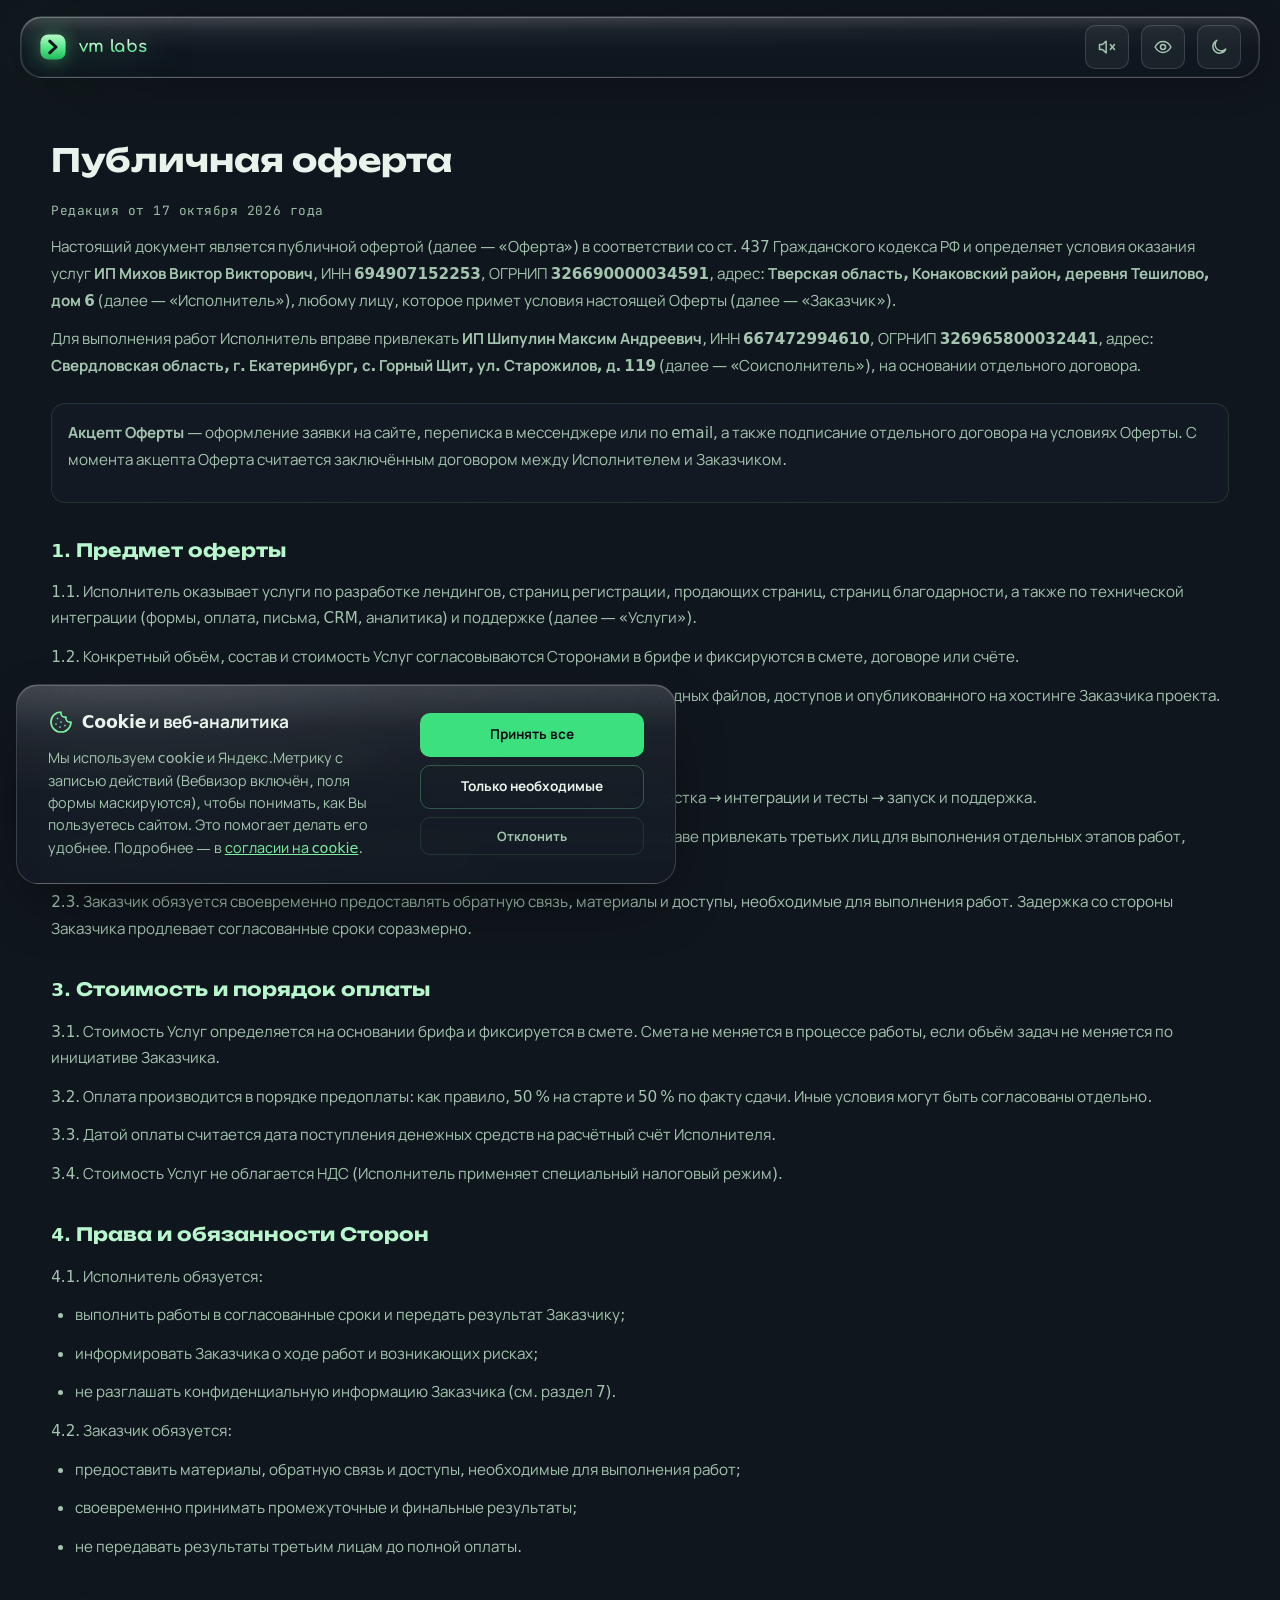
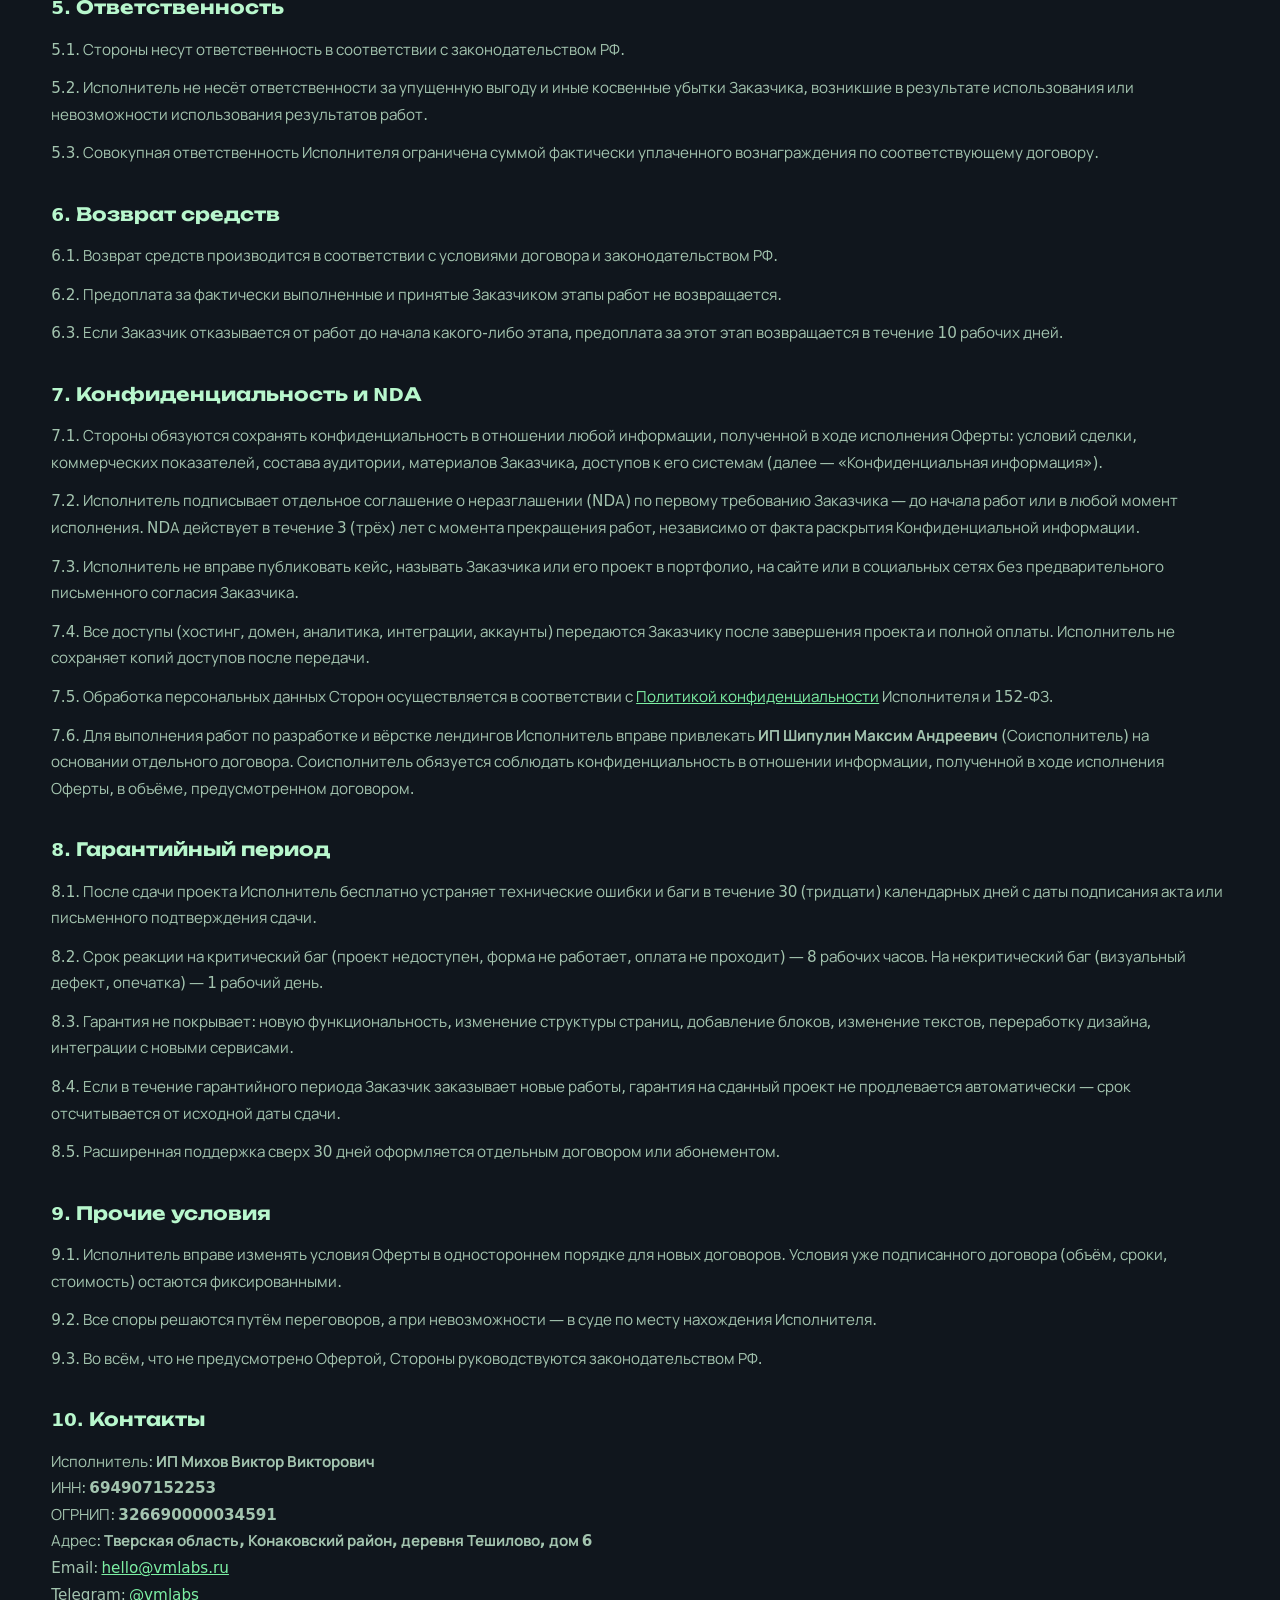
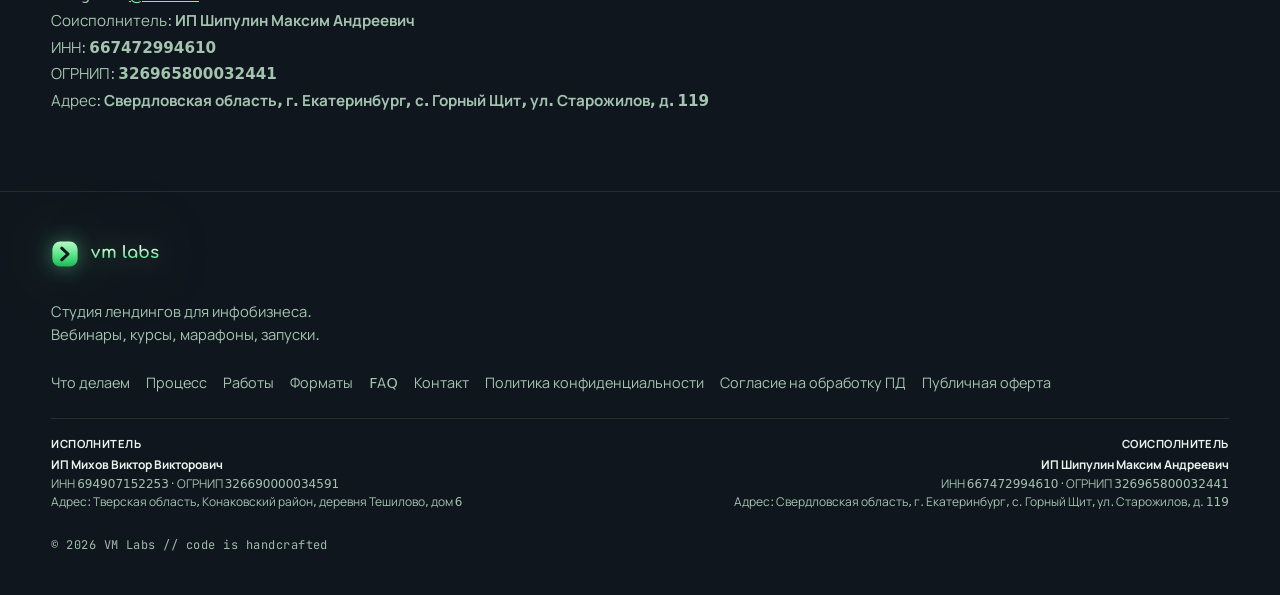
<file: offer.html>
<!DOCTYPE html>
<html lang="ru" data-theme="dark">
<head>
  <meta charset="UTF-8" />
  <meta name="viewport" content="width=device-width, initial-scale=1, viewport-fit=cover, interactive-widget=resizes-content" />
  <meta name="color-scheme" content="dark light" />
  <meta name="format-detection" content="telephone=no" />
  <meta name="theme-color" content="#10161d" />

  <title>Публичная оферта — VM Labs</title>
  <meta name="description" content="Публичная оферта VM Labs на оказание услуг по разработке лендингов и технической интеграции." />

  <meta name="robots" content="index, follow" />
  <meta name="referrer" content="strict-origin-when-cross-origin" />

  <link rel="canonical" href="https://vmlabs.ru/offer.html" />

  <link rel="icon" type="image/svg+xml" href="data:image/svg+xml,%3Csvg xmlns='http://www.w3.org/2000/svg' viewBox='0 0 120 120'%3E%3Cdefs%3E%3ClinearGradient id='g' x1='0' y1='0' x2='0' y2='1'%3E%3Cstop offset='0' stop-color='%23c4fad2'/%3E%3Cstop offset='0.45' stop-color='%236bee9b'/%3E%3Cstop offset='1' stop-color='%231fb85a'/%3E%3C/linearGradient%3E%3C/defs%3E%3Crect x='6' y='6' width='108' height='108' rx='34' fill='url(%23g)'/%3E%3Cpath d='M46 35 L73 60 L46 85' fill='none' stroke='%2310161d' stroke-width='13' stroke-linecap='round' stroke-linejoin='round'/%3E%3C/svg%3E" />
  <link rel="apple-touch-icon" href="/apple-touch-icon.png" />

  <meta property="og:type" content="article" />
  <meta property="og:site_name" content="VM Labs" />
  <meta property="og:locale" content="ru_RU" />
  <meta property="og:url" content="https://vmlabs.ru/offer.html" />
  <meta property="og:title" content="Публичная оферта — VM Labs" />
  <meta property="og:description" content="Условия оказания услуг VM Labs по разработке лендингов." />
  <meta property="og:image" content="https://vmlabs.ru/og-image-1200x630.png" />
  <meta property="og:image:width" content="1200" />
  <meta property="og:image:height" content="630" />

  <meta name="twitter:card" content="summary" />
  <meta name="twitter:title" content="Публичная оферта — VM Labs" />
  <meta name="twitter:description" content="Условия оказания услуг VM Labs по разработке лендингов." />

  <script>
    (() => {
      'use strict';
      try {
        const root = document.documentElement;
        const storedTheme = window.localStorage.getItem('vmlabs:theme');
        const theme = (storedTheme === 'light' || storedTheme === 'dark') ? storedTheme : 'dark';
        root.setAttribute('data-theme', theme);
        root.style.colorScheme = theme;
        const meta = document.querySelector('meta[name="theme-color"]');
        if (meta) meta.setAttribute('content', theme === 'light' ? '#F7F4EF' : '#10161d');
        const storedA11y = window.localStorage.getItem('vmlabs:a11y');
        const a11y = (storedA11y === 'on' || storedA11y === 'off')
          ? storedA11y
          : (window.matchMedia('(prefers-reduced-motion: reduce)').matches ? 'on' : 'off');
        if (a11y === 'on') root.setAttribute('data-a11y', 'on');
      } catch { /* приватный режим — дефолты из разметки */ }
    })();
  </script>

  <link rel="stylesheet" href="css/style.css?v=20261025g" />
  <script src="script/script.js?v=20261025i" defer></script>

  <style>
    .legal-page {
      padding-top: calc(var(--header-h) + var(--space-7));
      padding-bottom: var(--space-9);
    }
    .legal__back {
      margin-top: var(--space-7);
    }
  </style>
<base target="_blank">
</head>

<body>

  <canvas class="ambient-rain" id="ambient-rain" aria-hidden="true"></canvas>
  <canvas class="fx-canvas" id="fx-canvas" aria-hidden="true"></canvas>

  <div class="cursor" id="cursor" aria-hidden="true">
    <div class="cursor__inner">
      <svg width="20" height="28" viewBox="0 0 20 28" fill="none">
        <rect x="1" y="1" width="18" height="26" rx="9" stroke="currentColor" stroke-width="1.6" fill="rgba(16,22,29,0.6)" />
        <line x1="10" y1="6" x2="10" y2="11.5" stroke="currentColor" stroke-width="1.6" stroke-linecap="round" />
      </svg>
    </div>
  </div>

  <button class="coin" id="coin" type="button" aria-label="Наверх страницы">
    <svg class="coin__svg" viewBox="0 0 36 36" aria-hidden="true" focusable="false">
      <circle class="coin__arc" id="coin-arc" cx="18" cy="18" r="15.5" />
    </svg>
    <svg class="coin__arrow" viewBox="0 0 24 24" aria-hidden="true" focusable="false">
      <path d="M6 14.5l6-6 6 6" />
    </svg>
  </button>

  <a class="skip-link" href="#main">Перейти к содержимому</a>

  <header class="header" id="header">
    <div class="header__shell">
      <div class="header__inner">

        <a class="logo logo--static logo--header" href="./" data-logo aria-label="VM Labs — на главную">
          <span class="logo__icon">
            <svg viewBox="0 0 120 120" aria-hidden="true">
              <defs>
                <linearGradient id="vmg-legal-o" x1="0" y1="0" x2="0" y2="1">
                  <stop offset="0" stop-color="#b9f8c8" />
                  <stop offset="0.5" stop-color="#5ee98d" />
                  <stop offset="1" stop-color="#1fb85a" />
                </linearGradient>
              </defs>
              <rect class="logo__box-fill" x="6" y="6" width="108" height="108" rx="34" fill="url(#vmg-legal-o)" />
              <rect class="logo__box-stroke" x="6" y="6" width="108" height="108" rx="34" pathLength="1" fill="none" stroke="currentColor" stroke-width="2.5" />
              <path class="logo__chev" d="M46 35 L73 60 L46 85" pathLength="1" fill="none" stroke="#10161d" stroke-width="13" stroke-linecap="round" stroke-linejoin="round" />
            </svg>
          </span>
          <span class="logo__word">vm labs</span>
        </a>

        <div class="header__tools">

          <button class="icon-btn" id="sound-toggle" type="button"
                  aria-pressed="false"
                  aria-label="Звук"
                  data-muted="true">
            <svg viewBox="0 0 24 24" fill="none" stroke="currentColor" stroke-width="1.8" stroke-linecap="round" stroke-linejoin="round" aria-hidden="true">
              <path d="M11 5 6.5 9H3v6h3.5L11 19V5Z" />
              <path class="icon-sound-on" d="M15.5 9.5a4 4 0 0 1 0 5" />
              <path class="icon-sound-on" d="M18 7a7.5 7.5 0 0 1 0 10" />
              <line class="icon-sound-off" x1="16" y1="9" x2="21" y2="15" />
              <line class="icon-sound-off" x1="21" y1="9" x2="16" y2="15" />
            </svg>
          </button>

          <button class="icon-btn" id="a11y-toggle" type="button"
                  data-a11y-toggle data-a11y-icon="off"
                  aria-pressed="false"
                  aria-label="Включить версию для слабовидящих">
            <svg viewBox="0 0 24 24" fill="none" stroke="currentColor" stroke-width="1.8" stroke-linecap="round" stroke-linejoin="round" aria-hidden="true">
              <g class="icon-a11y-off">
                <path d="M2.5 12s3.5-6.5 9.5-6.5S21.5 12 21.5 12 18 18.5 12 18.5 2.5 12 2.5 12Z" />
                <circle cx="12" cy="12" r="3" />
              </g>
              <g class="icon-a11y-on">
                <path d="M2.5 12s3.5-6.5 9.5-6.5S21.5 12 21.5 12 18 18.5 12 18.5 2.5 12 2.5 12Z" />
                <circle cx="12" cy="12" r="3" />
                <path d="M4 21h16" />
              </g>
            </svg>
          </button>

          <button class="icon-btn" id="theme-toggle" type="button"
                  data-theme-toggle data-theme-icon="dark"
                  aria-pressed="false"
                  aria-label="Включить светлую тему">
            <svg viewBox="0 0 24 24" fill="none" stroke="currentColor" stroke-width="1.8" stroke-linecap="round" stroke-linejoin="round" aria-hidden="true">
              <g class="icon-moon">
                <path d="M20 14.5A8 8 0 1 1 9.5 4a6.5 6.5 0 0 0 10.5 10.5Z" />
              </g>
              <g class="icon-sun">
                <circle cx="12" cy="12" r="4" />
                <path d="M12 2v2M12 20v2M4.9 4.9l1.4 1.4M17.7 17.7l1.4 1.4M2 12h2M20 12h2M4.9 19.1l1.4-1.4M17.7 6.3l1.4-1.4" />
              </g>
            </svg>
          </button>

        </div>

      </div>
    </div>
  </header>

  <main id="main" class="container legal-page">
    <article class="legal">
      <h1>Публичная оферта</h1>
      <p class="legal__meta mono">Редакция от 17 октября 2026 года</p>

      <p>Настоящий документ является публичной офертой (далее — «Оферта») в соответствии со ст. 437 Гражданского кодекса РФ и определяет условия оказания услуг <strong>ИП Михов Виктор Викторович</strong>, ИНН <strong>694907152253</strong>, ОГРНИП <strong>326690000034591</strong>, адрес: <strong>Тверская область, Конаковский район, деревня Тешилово, дом 6</strong> (далее — «Исполнитель»), любому лицу, которое примет условия настоящей Оферты (далее — «Заказчик»).</p>
      <p>Для выполнения работ Исполнитель вправе привлекать <strong>ИП Шипулин Максим Андреевич</strong>, ИНН <strong>667472994610</strong>, ОГРНИП <strong>326965800032441</strong>, адрес: <strong>Свердловская область, г. Екатеринбург, с. Горный Щит, ул. Старожилов, д. 119</strong> (далее — «Соисполнитель»), на основании отдельного договора.</p>

      <div class="legal__box">
        <p><strong>Акцепт Оферты</strong> — оформление заявки на сайте, переписка в мессенджере или по email, а также подписание отдельного договора на условиях Оферты. С момента акцепта Оферта считается заключённым договором между Исполнителем и Заказчиком.</p>
      </div>

      <h2>1. Предмет оферты</h2>
      <p>1.1. Исполнитель оказывает услуги по разработке лендингов, страниц регистрации, продающих страниц, страниц благодарности, а также по технической интеграции (формы, оплата, письма, CRM, аналитика) и поддержке (далее — «Услуги»).</p>
      <p>1.2. Конкретный объём, состав и стоимость Услуг согласовываются Сторонами в брифе и фиксируются в смете, договоре или счёте.</p>
      <p>1.3. Услуги оказываются дистанционно. Результат передаётся Заказчику в виде исходных файлов, доступов и опубликованного на хостинге Заказчика проекта.</p>

      <h2>2. Порядок оказания услуг</h2>
      <p>2.1. Услуги оказываются поэтапно: бриф и смета → прототип и тексты → дизайн и вёрстка → интеграции и тесты → запуск и поддержка.</p>
      <p>2.2. Сроки каждого этапа согласовываются и фиксируются в смете. Исполнитель вправе привлекать третьих лиц для выполнения отдельных этапов работ, оставаясь ответственным за результат перед Заказчиком.</p>
      <p>2.3. Заказчик обязуется своевременно предоставлять обратную связь, материалы и доступы, необходимые для выполнения работ. Задержка со стороны Заказчика продлевает согласованные сроки соразмерно.</p>

      <h2>3. Стоимость и порядок оплаты</h2>
      <p>3.1. Стоимость Услуг определяется на основании брифа и фиксируется в смете. Смета не меняется в процессе работы, если объём задач не меняется по инициативе Заказчика.</p>
      <p>3.2. Оплата производится в порядке предоплаты: как правило, 50 % на старте и 50 % по факту сдачи. Иные условия могут быть согласованы отдельно.</p>
      <p>3.3. Датой оплаты считается дата поступления денежных средств на расчётный счёт Исполнителя.</p>
      <p>3.4. Стоимость Услуг не облагается НДС (Исполнитель применяет специальный налоговый режим).</p>

      <h2>4. Права и обязанности Сторон</h2>
      <p>4.1. Исполнитель обязуется:</p>
      <ul>
        <li>выполнить работы в согласованные сроки и передать результат Заказчику;</li>
        <li>информировать Заказчика о ходе работ и возникающих рисках;</li>
        <li>не разглашать конфиденциальную информацию Заказчика (см. раздел 7).</li>
      </ul>
      <p>4.2. Заказчик обязуется:</p>
      <ul>
        <li>предоставить материалы, обратную связь и доступы, необходимые для выполнения работ;</li>
        <li>своевременно принимать промежуточные и финальные результаты;</li>
        <li>не передавать результаты третьим лицам до полной оплаты.</li>
      </ul>

      <h2>5. Ответственность</h2>
      <p>5.1. Стороны несут ответственность в соответствии с законодательством РФ.</p>
      <p>5.2. Исполнитель не несёт ответственности за упущенную выгоду и иные косвенные убытки Заказчика, возникшие в результате использования или невозможности использования результатов работ.</p>
      <p>5.3. Совокупная ответственность Исполнителя ограничена суммой фактически уплаченного вознаграждения по соответствующему договору.</p>

      <h2>6. Возврат средств</h2>
      <p>6.1. Возврат средств производится в соответствии с условиями договора и законодательством РФ.</p>
      <p>6.2. Предоплата за фактически выполненные и принятые Заказчиком этапы работ не возвращается.</p>
      <p>6.3. Если Заказчик отказывается от работ до начала какого-либо этапа, предоплата за этот этап возвращается в течение 10 рабочих дней.</p>

      <h2>7. Конфиденциальность и NDA</h2>
      <p>7.1. Стороны обязуются сохранять конфиденциальность в отношении любой информации, полученной в ходе исполнения Оферты: условий сделки, коммерческих показателей, состава аудитории, материалов Заказчика, доступов к его системам (далее — «Конфиденциальная информация»).</p>
      <p>7.2. Исполнитель подписывает отдельное соглашение о неразглашении (NDA) по первому требованию Заказчика — до начала работ или в любой момент исполнения. NDA действует в течение 3 (трёх) лет с момента прекращения работ, независимо от факта раскрытия Конфиденциальной информации.</p>
      <p>7.3. Исполнитель не вправе публиковать кейс, называть Заказчика или его проект в портфолио, на сайте или в социальных сетях без предварительного письменного согласия Заказчика.</p>
      <p>7.4. Все доступы (хостинг, домен, аналитика, интеграции, аккаунты) передаются Заказчику после завершения проекта и полной оплаты. Исполнитель не сохраняет копий доступов после передачи.</p>
      <p>7.5. Обработка персональных данных Сторон осуществляется в соответствии с <a href="privacy.html">Политикой конфиденциальности</a> Исполнителя и 152-ФЗ.</p>
      <p>7.6. Для выполнения работ по разработке и вёрстке лендингов Исполнитель вправе привлекать <strong>ИП Шипулин Максим Андреевич</strong> (Соисполнитель) на основании отдельного договора. Соисполнитель обязуется соблюдать конфиденциальность в отношении информации, полученной в ходе исполнения Оферты, в объёме, предусмотренном договором.</p>

      <h2>8. Гарантийный период</h2>
      <p>8.1. После сдачи проекта Исполнитель бесплатно устраняет технические ошибки и баги в течение 30 (тридцати) календарных дней с даты подписания акта или письменного подтверждения сдачи.</p>
      <p>8.2. Срок реакции на критический баг (проект недоступен, форма не работает, оплата не проходит) — 8 рабочих часов. На некритический баг (визуальный дефект, опечатка) — 1 рабочий день.</p>
      <p>8.3. Гарантия не покрывает: новую функциональность, изменение структуры страниц, добавление блоков, изменение текстов, переработку дизайна, интеграции с новыми сервисами.</p>
      <p>8.4. Если в течение гарантийного периода Заказчик заказывает новые работы, гарантия на сданный проект не продлевается автоматически — срок отсчитывается от исходной даты сдачи.</p>
      <p>8.5. Расширенная поддержка сверх 30 дней оформляется отдельным договором или абонементом.</p>

      <h2>9. Прочие условия</h2>
      <p>9.1. Исполнитель вправе изменять условия Оферты в одностороннем порядке для новых договоров. Условия уже подписанного договора (объём, сроки, стоимость) остаются фиксированными.</p>
      <p>9.2. Все споры решаются путём переговоров, а при невозможности — в суде по месту нахождения Исполнителя.</p>
      <p>9.3. Во всём, что не предусмотрено Офертой, Стороны руководствуются законодательством РФ.</p>

      <h2>10. Контакты</h2>
      <p>
        Исполнитель: <strong>ИП Михов Виктор Викторович</strong><br />
        ИНН: <strong>694907152253</strong><br />
        ОГРНИП: <strong>326690000034591</strong><br />
        Адрес: <strong>Тверская область, Конаковский район, деревня Тешилово, дом 6</strong><br />
        Email: <a href="mailto:hello@vmlabs.ru">hello@vmlabs.ru</a><br />
        Telegram: <a href="https://t.me/vmlabs" target="_blank" rel="noopener noreferrer">@vmlabs</a><br />
        Соисполнитель: <strong>ИП Шипулин Максим Андреевич</strong><br />
        ИНН: <strong>667472994610</strong><br />
        ОГРНИП: <strong>326965800032441</strong><br />
        Адрес: <strong>Свердловская область, г. Екатеринбург, с. Горный Щит, ул. Старожилов, д. 119</strong>
      </p>
    </article>
  </main>

  <footer class="footer">
    <div class="container footer__inner">
      <a class="logo logo--static logo--footer" href="./" data-logo aria-label="VM Labs">
        <span class="logo__icon">
          <svg viewBox="0 0 120 120" aria-hidden="true">
            <defs>
              <linearGradient id="vmg-legal-of" x1="0" y1="0" x2="0" y2="1">
                <stop offset="0" stop-color="#b9f8c8" />
                <stop offset="0.5" stop-color="#5ee98d" />
                <stop offset="1" stop-color="#1fb85a" />
              </linearGradient>
            </defs>
            <rect class="logo__box-fill" x="6" y="6" width="108" height="108" rx="34" fill="url(#vmg-legal-of)" />
            <rect class="logo__box-stroke" x="6" y="6" width="108" height="108" rx="34" pathLength="1" fill="none" stroke="currentColor" stroke-width="2.5" />
            <path class="logo__chev" d="M46 35 L73 60 L46 85" pathLength="1" fill="none" stroke="#10161d" stroke-width="13" stroke-linecap="round" stroke-linejoin="round" />
          </svg>
        </span>
        <span class="logo__word">vm labs</span>
      </a>

      <p class="footer__tagline">Студия лендингов для инфобизнеса.<br />Вебинары, курсы, марафоны, запуски.</p>

      <nav class="footer__nav" aria-label="Навигация в футере">
        <a href="./#products">Что делаем</a>
        <a href="./#process">Процесс</a>
        <a href="./#portfolio">Работы</a>
        <a href="./#pricing">Форматы</a>
        <a href="./#faq">FAQ</a>
        <a href="./#contact">Контакт</a>
        <a href="privacy.html">Политика конфиденциальности</a>
        <a href="consent-pd.html">Согласие на обработку ПД</a>
        <a href="offer.html">Публичная оферта</a>
      </nav>

      <section class="footer__legal" aria-label="Реквизиты и контакты">
        <div class="footer__legal-col">
          <p class="footer__legal-role">Исполнитель</p>
          <p><strong>ИП Михов Виктор Викторович</strong><br />
          ИНН 694907152253 · ОГРНИП 326690000034591<br />
          Адрес: Тверская область, Конаковский район, деревня Тешилово, дом 6</p>
        </div>
        <div class="footer__legal-col">
          <p class="footer__legal-role">Соисполнитель</p>
          <p><strong>ИП Шипулин Максим Андреевич</strong><br />
          ИНН 667472994610 · ОГРНИП 326965800032441<br />
          Адрес: Свердловская область, г. Екатеринбург, с. Горный Щит, ул. Старожилов, д. 119</p>
        </div>
      </section>

      <p class="footer__copy mono">© <span id="year">2026</span> VM Labs // code is handcrafted</p>
    </div>
  </footer>

</body>
</html>
</file>
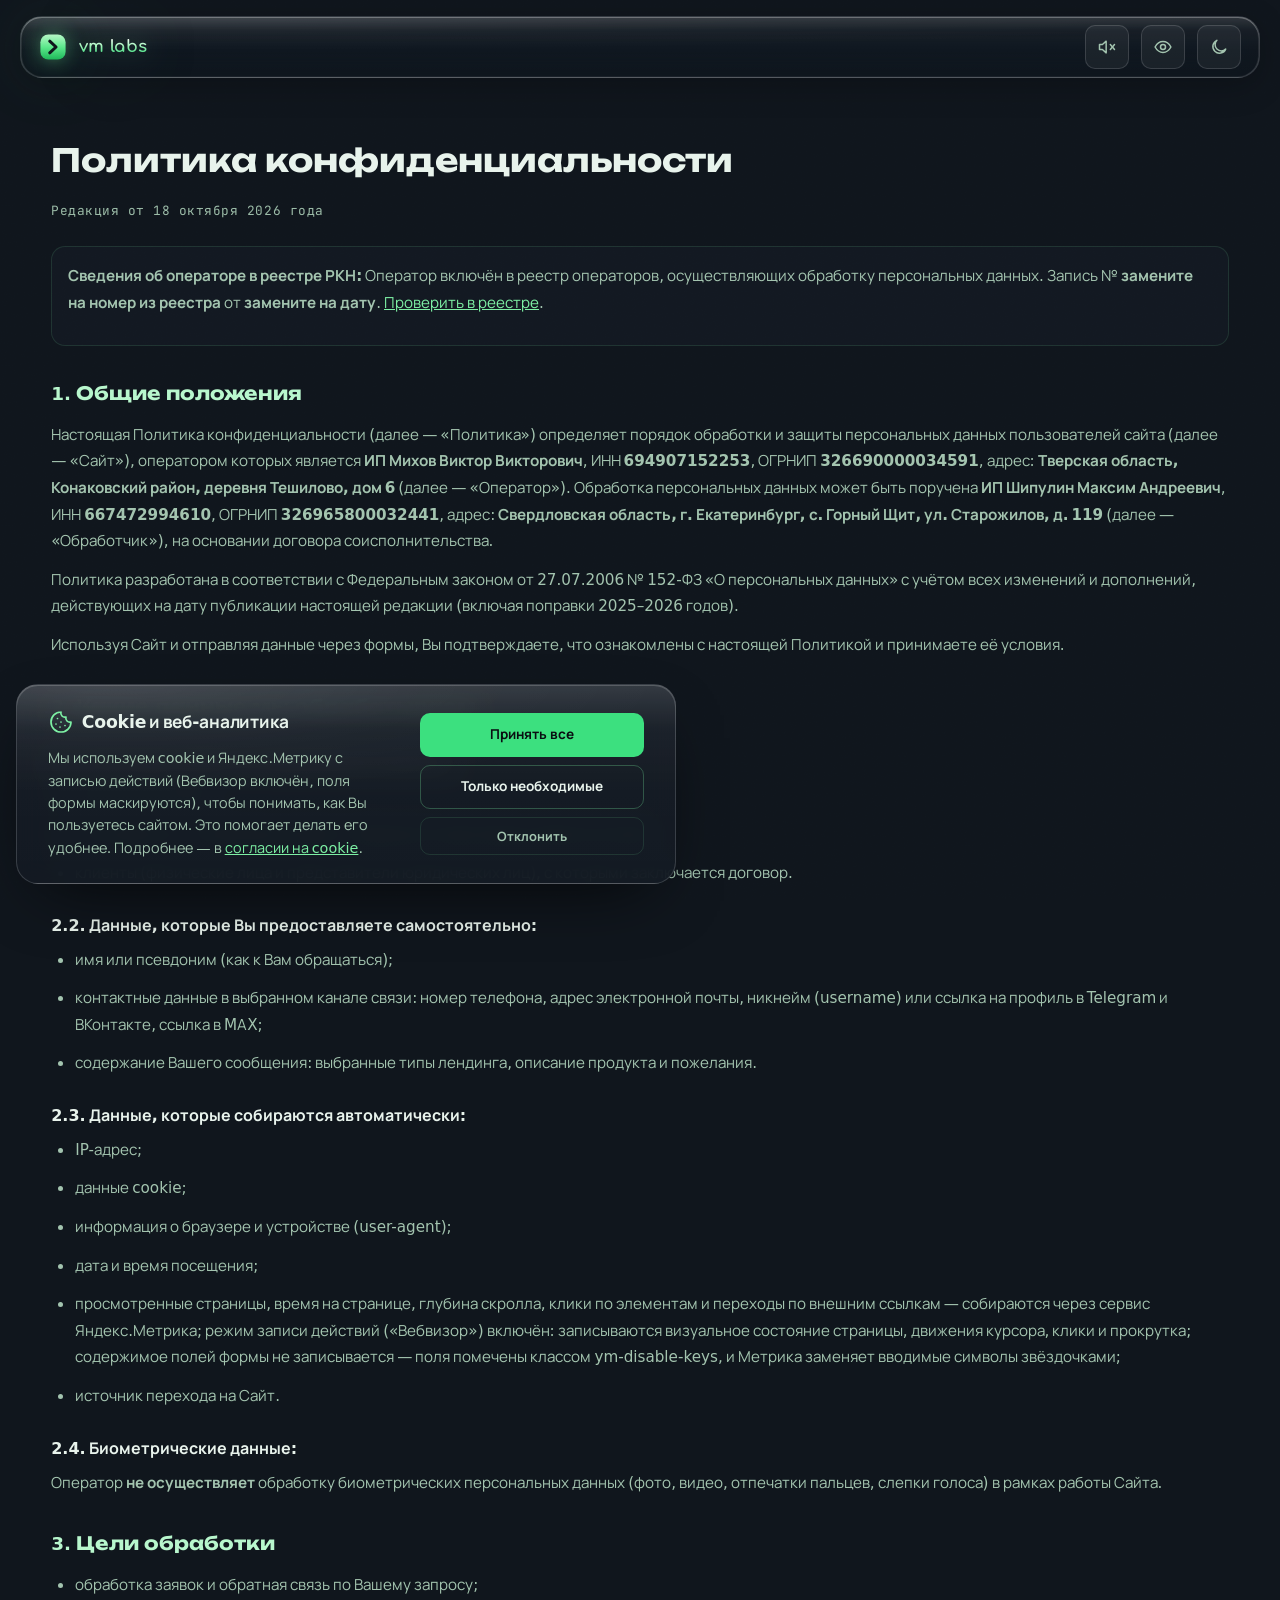
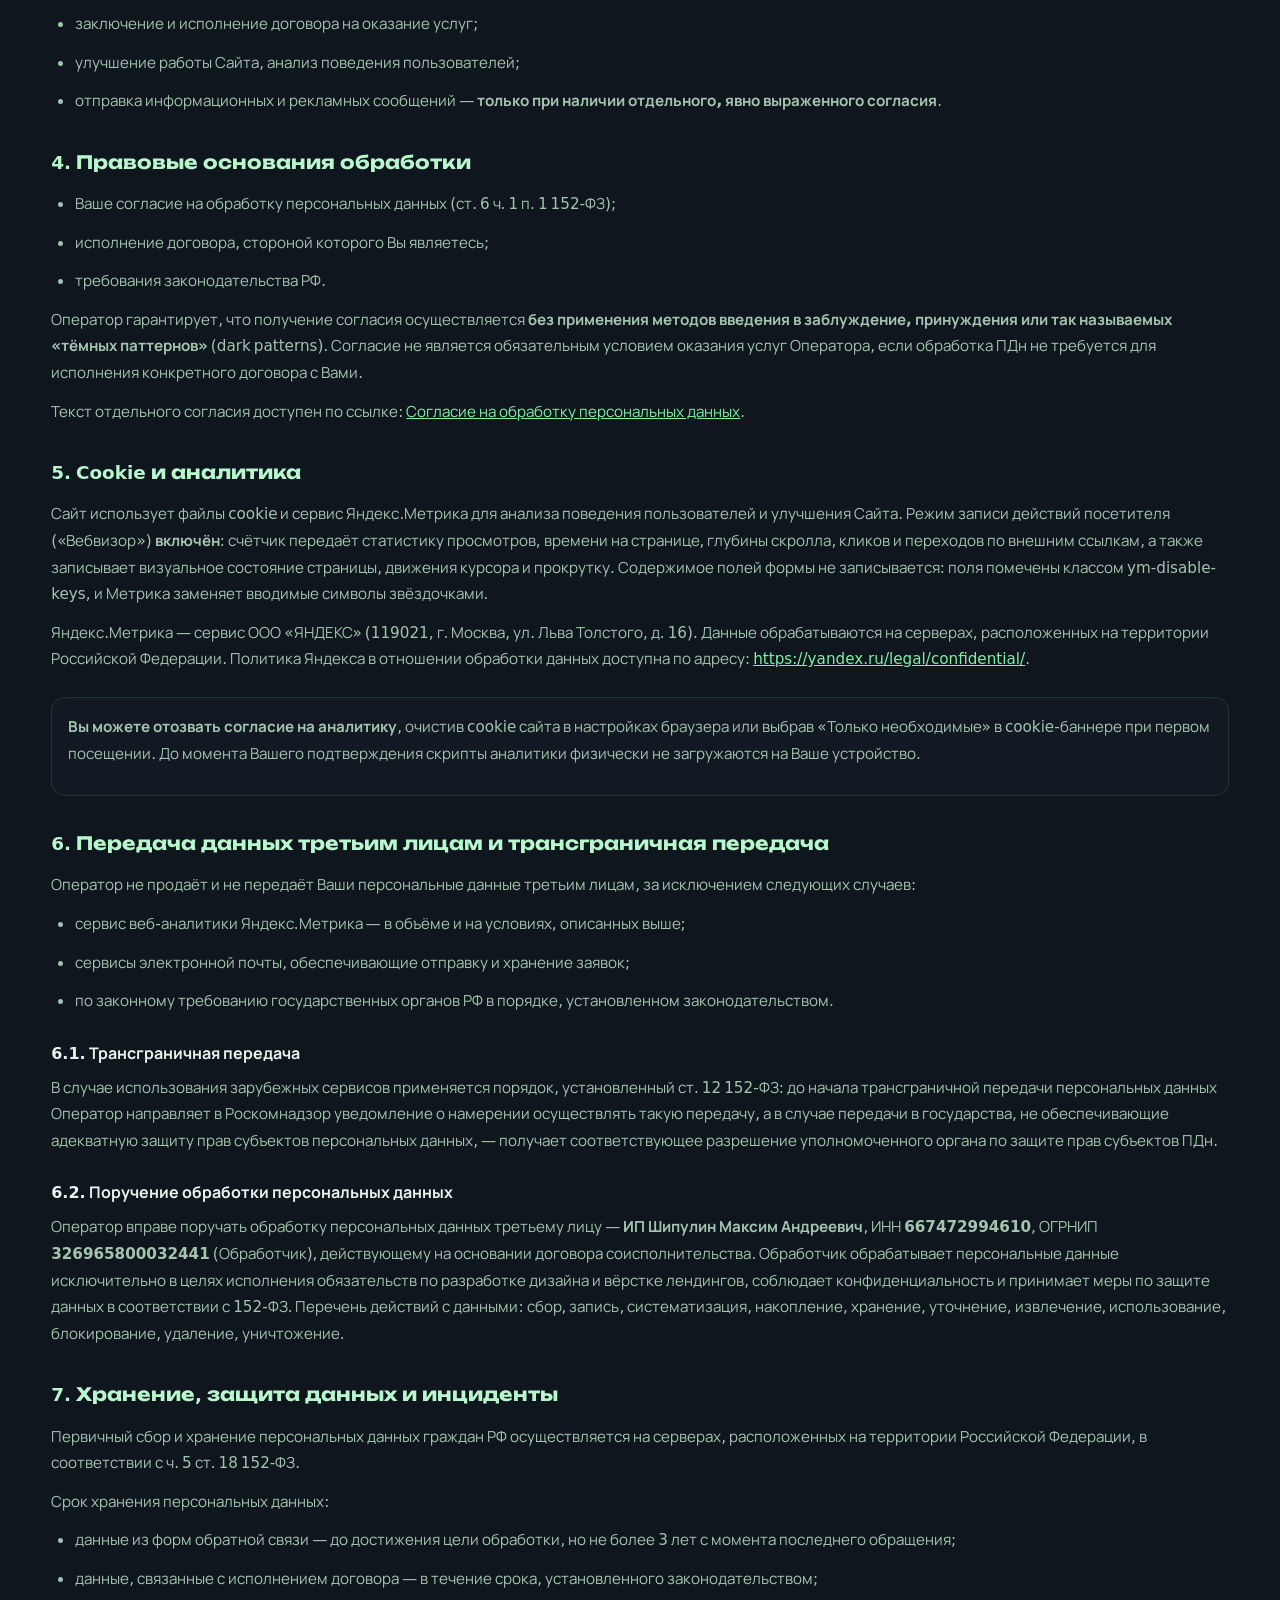
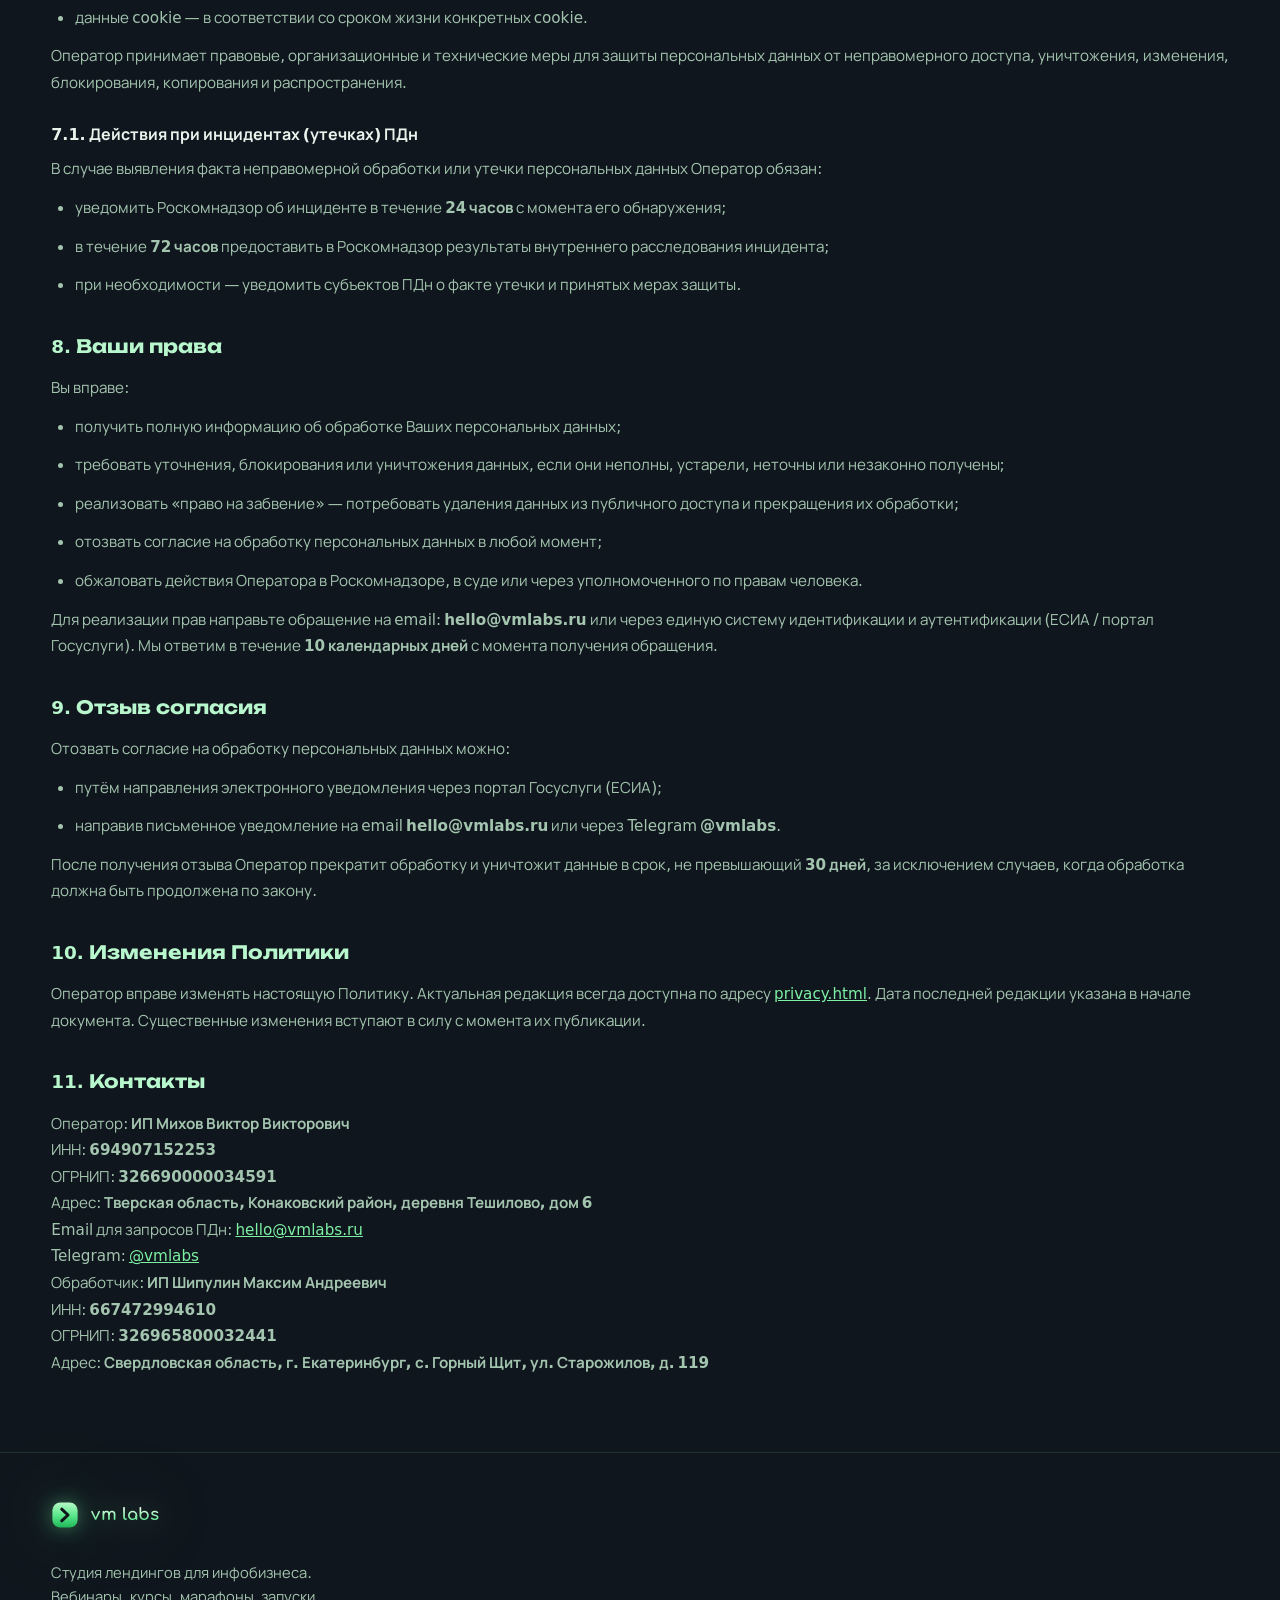
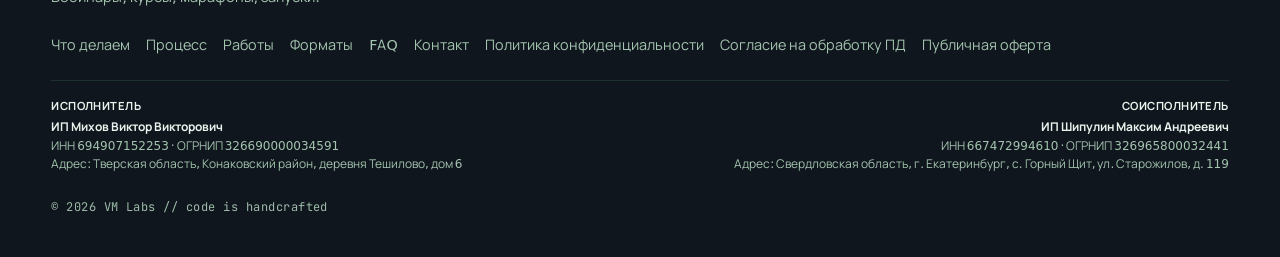
<file: privacy.html>
<!DOCTYPE html>
<html lang="ru" data-theme="dark">
<head>
  <meta charset="UTF-8" />
  <meta name="viewport" content="width=device-width, initial-scale=1, viewport-fit=cover, interactive-widget=resizes-content" />
  <meta name="color-scheme" content="dark light" />
  <meta name="format-detection" content="telephone=no" />
  <meta name="theme-color" content="#10161d" />

  <title>Политика конфиденциальности — VM Labs</title>
  <meta name="description" content="Политика конфиденциальности и обработки персональных данных VM Labs (152-ФЗ с учётом поправок 2025–2026 гг.)." />

  <meta name="robots" content="index, follow" />
  <meta name="referrer" content="strict-origin-when-cross-origin" />

  <link rel="canonical" href="https://vmlabs.ru/privacy.html" />

  <link rel="icon" type="image/svg+xml" href="data:image/svg+xml,%3Csvg xmlns='http://www.w3.org/2000/svg' viewBox='0 0 120 120'%3E%3Cdefs%3E%3ClinearGradient id='g' x1='0' y1='0' x2='0' y2='1'%3E%3Cstop offset='0' stop-color='%23c4fad2'/%3E%3Cstop offset='0.45' stop-color='%236bee9b'/%3E%3Cstop offset='1' stop-color='%231fb85a'/%3E%3C/linearGradient%3E%3C/defs%3E%3Crect x='6' y='6' width='108' height='108' rx='34' fill='url(%23g)'/%3E%3Cpath d='M46 35 L73 60 L46 85' fill='none' stroke='%2310161d' stroke-width='13' stroke-linecap='round' stroke-linejoin='round'/%3E%3C/svg%3E" />
  <link rel="apple-touch-icon" href="/apple-touch-icon.png" />

  <meta property="og:type" content="article" />
  <meta property="og:site_name" content="VM Labs" />
  <meta property="og:locale" content="ru_RU" />
  <meta property="og:url" content="https://vmlabs.ru/privacy.html" />
  <meta property="og:title" content="Политика конфиденциальности — VM Labs" />
  <meta property="og:description" content="Политика конфиденциальности и обработки персональных данных VM Labs." />
  <meta property="og:image" content="https://vmlabs.ru/og-image-1200x630.png" />
  <meta property="og:image:width" content="1200" />
  <meta property="og:image:height" content="630" />

  <meta name="twitter:card" content="summary" />
  <meta name="twitter:title" content="Политика конфиденциальности — VM Labs" />
  <meta name="twitter:description" content="Политика конфиденциальности и обработки персональных данных." />

  <script>
    (() => {
      'use strict';
      try {
        const root = document.documentElement;
        const storedTheme = window.localStorage.getItem('vmlabs:theme');
        const theme = (storedTheme === 'light' || storedTheme === 'dark') ? storedTheme : 'dark';
        root.setAttribute('data-theme', theme);
        root.style.colorScheme = theme;
        const meta = document.querySelector('meta[name="theme-color"]');
        if (meta) meta.setAttribute('content', theme === 'light' ? '#F7F4EF' : '#10161d');
        const storedA11y = window.localStorage.getItem('vmlabs:a11y');
        const a11y = (storedA11y === 'on' || storedA11y === 'off')
          ? storedA11y
          : (window.matchMedia('(prefers-reduced-motion: reduce)').matches ? 'on' : 'off');
        if (a11y === 'on') root.setAttribute('data-a11y', 'on');
      } catch { /* приватный режим — дефолты из разметки */ }
    })();
  </script>

  <link rel="stylesheet" href="css/style.css?v=20261025g" />
  <script src="script/script.js?v=20261025i" defer></script>

  <style>
    .legal-page {
      padding-top: calc(var(--header-h) + var(--space-7));
      padding-bottom: var(--space-9);
    }
    .legal__back {
      margin-top: var(--space-7);
    }
  </style>
<base target="_blank">
</head>

<body>

  <canvas class="ambient-rain" id="ambient-rain" aria-hidden="true"></canvas>
  <canvas class="fx-canvas" id="fx-canvas" aria-hidden="true"></canvas>

  <div class="cursor" id="cursor" aria-hidden="true">
    <div class="cursor__inner">
      <svg width="20" height="28" viewBox="0 0 20 28" fill="none">
        <rect x="1" y="1" width="18" height="26" rx="9" stroke="currentColor" stroke-width="1.6" fill="rgba(16,22,29,0.6)" />
        <line x1="10" y1="6" x2="10" y2="11.5" stroke="currentColor" stroke-width="1.6" stroke-linecap="round" />
      </svg>
    </div>
  </div>

  <button class="coin" id="coin" type="button" aria-label="Наверх страницы">
    <svg class="coin__svg" viewBox="0 0 36 36" aria-hidden="true" focusable="false">
      <circle class="coin__arc" id="coin-arc" cx="18" cy="18" r="15.5" />
    </svg>
    <svg class="coin__arrow" viewBox="0 0 24 24" aria-hidden="true" focusable="false">
      <path d="M6 14.5l6-6 6 6" />
    </svg>
  </button>

  <a class="skip-link" href="#main">Перейти к содержимому</a>

  <header class="header" id="header">
    <div class="header__shell">
      <div class="header__inner">

        <a class="logo logo--static logo--header" href="./" data-logo aria-label="VM Labs — на главную">
          <span class="logo__icon">
            <svg viewBox="0 0 120 120" aria-hidden="true">
              <defs>
                <linearGradient id="vmg-legal-p" x1="0" y1="0" x2="0" y2="1">
                  <stop offset="0" stop-color="#b9f8c8" />
                  <stop offset="0.5" stop-color="#5ee98d" />
                  <stop offset="1" stop-color="#1fb85a" />
                </linearGradient>
              </defs>
              <rect class="logo__box-fill" x="6" y="6" width="108" height="108" rx="34" fill="url(#vmg-legal-p)" />
              <rect class="logo__box-stroke" x="6" y="6" width="108" height="108" rx="34" pathLength="1" fill="none" stroke="currentColor" stroke-width="2.5" />
              <path class="logo__chev" d="M46 35 L73 60 L46 85" pathLength="1" fill="none" stroke="#10161d" stroke-width="13" stroke-linecap="round" stroke-linejoin="round" />
            </svg>
          </span>
          <span class="logo__word">vm labs</span>
        </a>

        <div class="header__tools">

          <button class="icon-btn" id="sound-toggle" type="button"
                  aria-pressed="false"
                  aria-label="Звук"
                  data-muted="true">
            <svg viewBox="0 0 24 24" fill="none" stroke="currentColor" stroke-width="1.8" stroke-linecap="round" stroke-linejoin="round" aria-hidden="true">
              <path d="M11 5 6.5 9H3v6h3.5L11 19V5Z" />
              <path class="icon-sound-on" d="M15.5 9.5a4 4 0 0 1 0 5" />
              <path class="icon-sound-on" d="M18 7a7.5 7.5 0 0 1 0 10" />
              <line class="icon-sound-off" x1="16" y1="9" x2="21" y2="15" />
              <line class="icon-sound-off" x1="21" y1="9" x2="16" y2="15" />
            </svg>
          </button>

          <button class="icon-btn" id="a11y-toggle" type="button"
                  data-a11y-toggle data-a11y-icon="off"
                  aria-pressed="false"
                  aria-label="Включить версию для слабовидящих">
            <svg viewBox="0 0 24 24" fill="none" stroke="currentColor" stroke-width="1.8" stroke-linecap="round" stroke-linejoin="round" aria-hidden="true">
              <g class="icon-a11y-off">
                <path d="M2.5 12s3.5-6.5 9.5-6.5S21.5 12 21.5 12 18 18.5 12 18.5 2.5 12 2.5 12Z" />
                <circle cx="12" cy="12" r="3" />
              </g>
              <g class="icon-a11y-on">
                <path d="M2.5 12s3.5-6.5 9.5-6.5S21.5 12 21.5 12 18 18.5 12 18.5 2.5 12 2.5 12Z" />
                <circle cx="12" cy="12" r="3" />
                <path d="M4 21h16" />
              </g>
            </svg>
          </button>

          <button class="icon-btn" id="theme-toggle" type="button"
                  data-theme-toggle data-theme-icon="dark"
                  aria-pressed="false"
                  aria-label="Включить светлую тему">
            <svg viewBox="0 0 24 24" fill="none" stroke="currentColor" stroke-width="1.8" stroke-linecap="round" stroke-linejoin="round" aria-hidden="true">
              <g class="icon-moon">
                <path d="M20 14.5A8 8 0 1 1 9.5 4a6.5 6.5 0 0 0 10.5 10.5Z" />
              </g>
              <g class="icon-sun">
                <circle cx="12" cy="12" r="4" />
                <path d="M12 2v2M12 20v2M4.9 4.9l1.4 1.4M17.7 17.7l1.4 1.4M2 12h2M20 12h2M4.9 19.1l1.4-1.4M17.7 6.3l1.4-1.4" />
              </g>
            </svg>
          </button>

        </div>

      </div>
    </div>
  </header>

  <main id="main" class="container legal-page">
    <article class="legal">
      <h1>Политика конфиденциальности</h1>
      <p class="legal__meta mono">Редакция от 18 октября 2026 года</p>

      <div class="legal__box">
        <p><strong>Сведения об операторе в реестре РКН:</strong> Оператор включён в реестр операторов, осуществляющих обработку персональных данных. Запись № <strong>замените на номер из реестра</strong> от <strong>замените на дату</strong>. <a href="https://rkn.gov.ru/personal-data/registry/" target="_blank" rel="noopener noreferrer">Проверить в реестре</a>.</p>
      </div>

      <h2>1. Общие положения</h2>
      <p>Настоящая Политика конфиденциальности (далее — «Политика») определяет порядок обработки и защиты персональных данных пользователей сайта (далее — «Сайт»), оператором которых является <strong>ИП Михов Виктор Викторович</strong>, ИНН <strong>694907152253</strong>, ОГРНИП <strong>326690000034591</strong>, адрес: <strong>Тверская область, Конаковский район, деревня Тешилово, дом 6</strong> (далее — «Оператор»). Обработка персональных данных может быть поручена <strong>ИП Шипулин Максим Андреевич</strong>, ИНН <strong>667472994610</strong>, ОГРНИП <strong>326965800032441</strong>, адрес: <strong>Свердловская область, г. Екатеринбург, с. Горный Щит, ул. Старожилов, д. 119</strong> (далее — «Обработчик»), на основании договора соисполнительства.</p>
      <p>Политика разработана в соответствии с Федеральным законом от 27.07.2006 № 152-ФЗ «О персональных данных» с учётом всех изменений и дополнений, действующих на дату публикации настоящей редакции (включая поправки 2025–2026 годов).</p>
      <p>Используя Сайт и отправляя данные через формы, Вы подтверждаете, что ознакомлены с настоящей Политикой и принимаете её условия.</p>

      <h2>2. Какие данные мы обрабатываем</h2>
      <h3>2.1. Категории субъектов персональных данных:</h3>
      <ul>
        <li>посетители Сайта;</li>
        <li>пользователи, оставляющие заявки и обращения через формы обратной связи;</li>
        <li>клиенты (физические лица и представители юридических лиц), с которыми заключается договор.</li>
      </ul>

      <h3>2.2. Данные, которые Вы предоставляете самостоятельно:</h3>
      <ul>
        <li>имя или псевдоним (как к Вам обращаться);</li>
        <li>контактные данные в выбранном канале связи: номер телефона, адрес электронной почты, никнейм (username) или ссылка на профиль в Telegram и ВКонтакте, ссылка в MAX;</li>
        <li>содержание Вашего сообщения: выбранные типы лендинга, описание продукта и пожелания.</li>
      </ul>

      <h3>2.3. Данные, которые собираются автоматически:</h3>
      <ul>
        <li>IP-адрес;</li>
        <li>данные cookie;</li>
        <li>информация о браузере и устройстве (user-agent);</li>
        <li>дата и время посещения;</li>
        <li>просмотренные страницы, время на странице, глубина скролла, клики по элементам и переходы по внешним ссылкам — собираются через сервис Яндекс.Метрика; режим записи действий («Вебвизор») включён: записываются визуальное состояние страницы, движения курсора, клики и прокрутка; содержимое полей формы не записывается — поля помечены классом ym-disable-keys, и Метрика заменяет вводимые символы звёздочками;</li>
        <li>источник перехода на Сайт.</li>
      </ul>

      <h3>2.4. Биометрические данные:</h3>
      <p>Оператор <strong>не осуществляет</strong> обработку биометрических персональных данных (фото, видео, отпечатки пальцев, слепки голоса) в рамках работы Сайта.</p>

      <h2>3. Цели обработки</h2>
      <ul>
        <li>обработка заявок и обратная связь по Вашему запросу;</li>
        <li>заключение и исполнение договора на оказание услуг;</li>
        <li>улучшение работы Сайта, анализ поведения пользователей;</li>
        <li>отправка информационных и рекламных сообщений — <strong>только при наличии отдельного, явно выраженного согласия</strong>.</li>
      </ul>

      <h2>4. Правовые основания обработки</h2>
      <ul>
        <li>Ваше согласие на обработку персональных данных (ст. 6 ч. 1 п. 1 152-ФЗ);</li>
        <li>исполнение договора, стороной которого Вы являетесь;</li>
        <li>требования законодательства РФ.</li>
      </ul>
      <p>Оператор гарантирует, что получение согласия осуществляется <strong>без применения методов введения в заблуждение, принуждения или так называемых «тёмных паттернов»</strong> (dark patterns). Согласие не является обязательным условием оказания услуг Оператора, если обработка ПДн не требуется для исполнения конкретного договора с Вами.</p>
      <p>Текст отдельного согласия доступен по ссылке: <a href="consent-pd.html">Согласие на обработку персональных данных</a>.</p>

      <h2>5. Cookie и аналитика</h2>
      <p>Сайт использует файлы cookie и сервис Яндекс.Метрика для анализа поведения пользователей и улучшения Сайта. Режим записи действий посетителя («Вебвизор») <strong>включён</strong>: счётчик передаёт статистику просмотров, времени на странице, глубины скролла, кликов и переходов по внешним ссылкам, а также записывает визуальное состояние страницы, движения курсора и прокрутку. Содержимое полей формы не записывается: поля помечены классом ym-disable-keys, и Метрика заменяет вводимые символы звёздочками.</p>
      <p>Яндекс.Метрика — сервис ООО «ЯНДЕКС» (119021, г. Москва, ул. Льва Толстого, д. 16). Данные обрабатываются на серверах, расположенных на территории Российской Федерации. Политика Яндекса в отношении обработки данных доступна по адресу: <a href="https://yandex.ru/legal/confidential/" target="_blank" rel="noopener noreferrer">https://yandex.ru/legal/confidential/</a>.</p>

      <div class="legal__box">
        <p><strong>Вы можете отозвать согласие на аналитику</strong>, очистив cookie сайта в настройках браузера или выбрав «Только необходимые» в cookie-баннере при первом посещении. До момента Вашего подтверждения скрипты аналитики физически не загружаются на Ваше устройство.</p>
      </div>

      <h2>6. Передача данных третьим лицам и трансграничная передача</h2>
      <p>Оператор не продаёт и не передаёт Ваши персональные данные третьим лицам, за исключением следующих случаев:</p>
      <ul>
        <li>сервис веб-аналитики Яндекс.Метрика — в объёме и на условиях, описанных выше;</li>
        <li>сервисы электронной почты, обеспечивающие отправку и хранение заявок;</li>
        <li>по законному требованию государственных органов РФ в порядке, установленном законодательством.</li>
      </ul>

      <h3>6.1. Трансграничная передача</h3>
      <p>В случае использования зарубежных сервисов применяется порядок, установленный ст. 12 152-ФЗ: до начала трансграничной передачи персональных данных Оператор направляет в Роскомнадзор уведомление о намерении осуществлять такую передачу, а в случае передачи в государства, не обеспечивающие адекватную защиту прав субъектов персональных данных, — получает соответствующее разрешение уполномоченного органа по защите прав субъектов ПДн.</p>

      <h3>6.2. Поручение обработки персональных данных</h3>
      <p>Оператор вправе поручать обработку персональных данных третьему лицу — <strong>ИП Шипулин Максим Андреевич</strong>, ИНН <strong>667472994610</strong>, ОГРНИП <strong>326965800032441</strong> (Обработчик), действующему на основании договора соисполнительства. Обработчик обрабатывает персональные данные исключительно в целях исполнения обязательств по разработке дизайна и вёрстке лендингов, соблюдает конфиденциальность и принимает меры по защите данных в соответствии с 152-ФЗ. Перечень действий с данными: сбор, запись, систематизация, накопление, хранение, уточнение, извлечение, использование, блокирование, удаление, уничтожение.</p>

      <h2>7. Хранение, защита данных и инциденты</h2>
      <p>Первичный сбор и хранение персональных данных граждан РФ осуществляется на серверах, расположенных на территории Российской Федерации, в соответствии с ч. 5 ст. 18 152-ФЗ.</p>
      <p>Срок хранения персональных данных:</p>
      <ul>
        <li>данные из форм обратной связи — до достижения цели обработки, но не более 3 лет с момента последнего обращения;</li>
        <li>данные, связанные с исполнением договора — в течение срока, установленного законодательством;</li>
        <li>данные cookie — в соответствии со сроком жизни конкретных cookie.</li>
      </ul>
      <p>Оператор принимает правовые, организационные и технические меры для защиты персональных данных от неправомерного доступа, уничтожения, изменения, блокирования, копирования и распространения.</p>

      <h3>7.1. Действия при инцидентах (утечках) ПДн</h3>
      <p>В случае выявления факта неправомерной обработки или утечки персональных данных Оператор обязан:</p>
      <ul>
        <li>уведомить Роскомнадзор об инциденте в течение <strong>24 часов</strong> с момента его обнаружения;</li>
        <li>в течение <strong>72 часов</strong> предоставить в Роскомнадзор результаты внутреннего расследования инцидента;</li>
        <li>при необходимости — уведомить субъектов ПДн о факте утечки и принятых мерах защиты.</li>
      </ul>

      <h2>8. Ваши права</h2>
      <p>Вы вправе:</p>
      <ul>
        <li>получить полную информацию об обработке Ваших персональных данных;</li>
        <li>требовать уточнения, блокирования или уничтожения данных, если они неполны, устарели, неточны или незаконно получены;</li>
        <li>реализовать «право на забвение» — потребовать удаления данных из публичного доступа и прекращения их обработки;</li>
        <li>отозвать согласие на обработку персональных данных в любой момент;</li>
        <li>обжаловать действия Оператора в Роскомнадзоре, в суде или через уполномоченного по правам человека.</li>
      </ul>
      <p>Для реализации прав направьте обращение на email: <strong>hello@vmlabs.ru</strong> или через единую систему идентификации и аутентификации (ЕСИА / портал Госуслуги). Мы ответим в течение <strong>10 календарных дней</strong> с момента получения обращения.</p>

      <h2>9. Отзыв согласия</h2>
      <p>Отозвать согласие на обработку персональных данных можно:</p>
      <ul>
        <li>путём направления электронного уведомления через портал Госуслуги (ЕСИА);</li>
        <li>направив письменное уведомление на email <strong>hello@vmlabs.ru</strong> или через Telegram <strong>@vmlabs</strong>.</li>
      </ul>
      <p>После получения отзыва Оператор прекратит обработку и уничтожит данные в срок, не превышающий <strong>30 дней</strong>, за исключением случаев, когда обработка должна быть продолжена по закону.</p>

      <h2>10. Изменения Политики</h2>
      <p>Оператор вправе изменять настоящую Политику. Актуальная редакция всегда доступна по адресу <a href="privacy.html">privacy.html</a>. Дата последней редакции указана в начале документа. Существенные изменения вступают в силу с момента их публикации.</p>

      <h2>11. Контакты</h2>
      <p>
        Оператор: <strong>ИП Михов Виктор Викторович</strong><br />
        ИНН: <strong>694907152253</strong><br />
        ОГРНИП: <strong>326690000034591</strong><br />
        Адрес: <strong>Тверская область, Конаковский район, деревня Тешилово, дом 6</strong><br />
        Email для запросов ПДн: <a href="mailto:hello@vmlabs.ru">hello@vmlabs.ru</a><br />
        Telegram: <a href="https://t.me/vmlabs" target="_blank" rel="noopener noreferrer">@vmlabs</a><br />
        Обработчик: <strong>ИП Шипулин Максим Андреевич</strong><br />
        ИНН: <strong>667472994610</strong><br />
        ОГРНИП: <strong>326965800032441</strong><br />
        Адрес: <strong>Свердловская область, г. Екатеринбург, с. Горный Щит, ул. Старожилов, д. 119</strong>
      </p>
    </article>
  </main>

  <footer class="footer">
    <div class="container footer__inner">
      <a class="logo logo--static logo--footer" href="./" data-logo aria-label="VM Labs">
        <span class="logo__icon">
          <svg viewBox="0 0 120 120" aria-hidden="true">
            <defs>
              <linearGradient id="vmg-legal-pf" x1="0" y1="0" x2="0" y2="1">
                <stop offset="0" stop-color="#b9f8c8" />
                <stop offset="0.5" stop-color="#5ee98d" />
                <stop offset="1" stop-color="#1fb85a" />
              </linearGradient>
            </defs>
            <rect class="logo__box-fill" x="6" y="6" width="108" height="108" rx="34" fill="url(#vmg-legal-pf)" />
            <rect class="logo__box-stroke" x="6" y="6" width="108" height="108" rx="34" pathLength="1" fill="none" stroke="currentColor" stroke-width="2.5" />
            <path class="logo__chev" d="M46 35 L73 60 L46 85" pathLength="1" fill="none" stroke="#10161d" stroke-width="13" stroke-linecap="round" stroke-linejoin="round" />
          </svg>
        </span>
        <span class="logo__word">vm labs</span>
      </a>

      <p class="footer__tagline">Студия лендингов для инфобизнеса.<br />Вебинары, курсы, марафоны, запуски.</p>

      <nav class="footer__nav" aria-label="Навигация в футере">
        <a href="./#products">Что делаем</a>
        <a href="./#process">Процесс</a>
        <a href="./#portfolio">Работы</a>
        <a href="./#pricing">Форматы</a>
        <a href="./#faq">FAQ</a>
        <a href="./#contact">Контакт</a>
        <a href="privacy.html">Политика конфиденциальности</a>
        <a href="consent-pd.html">Согласие на обработку ПД</a>
        <a href="offer.html">Публичная оферта</a>
      </nav>

      <section class="footer__legal" aria-label="Реквизиты и контакты">
        <div class="footer__legal-col">
          <p class="footer__legal-role">Исполнитель</p>
          <p><strong>ИП Михов Виктор Викторович</strong><br />
          ИНН 694907152253 · ОГРНИП 326690000034591<br />
          Адрес: Тверская область, Конаковский район, деревня Тешилово, дом 6</p>
        </div>
        <div class="footer__legal-col">
          <p class="footer__legal-role">Соисполнитель</p>
          <p><strong>ИП Шипулин Максим Андреевич</strong><br />
          ИНН 667472994610 · ОГРНИП 326965800032441<br />
          Адрес: Свердловская область, г. Екатеринбург, с. Горный Щит, ул. Старожилов, д. 119</p>
        </div>
      </section>

      <p class="footer__copy mono">© <span id="year">2026</span> VM Labs // code is handcrafted</p>
    </div>
  </footer>

</body>
</html>
</file>
<file: css/style.css>
/* ============================================================
   VM Labs — style.css
   ============================================================ */

@font-face {
  font-family: 'Unbounded';
  font-style: normal;
  font-weight: 500;
  font-display: swap;
  src: url('../fonts/unbounded-500-cyrillic.woff2') format('woff2');
}
@font-face {
  font-family: 'Unbounded';
  font-style: normal;
  font-weight: 700;
  font-display: swap;
  src: url('../fonts/unbounded-700-cyrillic.woff2') format('woff2');
}
@font-face {
  font-family: 'Inter Tight';
  font-style: normal;
  font-weight: 700;
  font-display: swap;
  src: url('../fonts/inter-tight-700-cyrillic.woff2') format('woff2');
}
@font-face {
  font-family: 'Inter Tight';
  font-style: normal;
  font-weight: 800;
  font-display: swap;
  src: url('../fonts/inter-tight-800-cyrillic.woff2') format('woff2');
}
@font-face {
  font-family: 'Manrope';
  font-style: normal;
  font-weight: 400;
  font-display: swap;
  src: url('../fonts/manrope-400-cyrillic.woff2') format('woff2');
}
@font-face {
  font-family: 'Manrope';
  font-style: normal;
  font-weight: 500;
  font-display: swap;
  src: url('../fonts/manrope-500-cyrillic.woff2') format('woff2');
}
@font-face {
  font-family: 'Manrope';
  font-style: normal;
  font-weight: 700;
  font-display: swap;
  src: url('../fonts/manrope-700-cyrillic.woff2') format('woff2');
}
@font-face {
  font-family: 'JetBrains Mono';
  font-style: normal;
  font-weight: 400;
  font-display: swap;
  src: url('../fonts/jetbrains-mono-400-cyrillic.woff2') format('woff2');
}
@font-face {
  font-family: 'JetBrains Mono';
  font-style: normal;
  font-weight: 400;
  font-display: swap;
  src: url('../fonts/jetbrains-mono-400-latin.woff2') format('woff2');
}
@font-face {
  font-family: 'JetBrains Mono';
  font-style: normal;
  font-weight: 500;
  font-display: swap;
  src: url('../fonts/jetbrains-mono-500-latin.woff2') format('woff2');
}
@font-face {
  font-family: 'Comfortaa';
  font-style: normal;
  font-weight: 700;
  font-display: swap;
  src: url('../fonts/comfortaa-700-latin.woff2') format('woff2');
}

/* ============ TOKENS (dark — по умолчанию) ============ */
:root {
  --bg: #10161d;
  --bg-elev: #141b23;
  --bg-card: #131922;
  --black: #0a0e12;
  --ink: #0a0e12;

  --green-100: #eafff1;
  --green-200: #b8f7cd;
  --green-300: #7df0a4;
  --green-400: #3ce07f;
  --green-500: #21c55d;
  --green-600: #17954a;

  --text: #e8f3ec;
  --text-dim: #a3c4af;
  --text-faint: #9cbca8;

  --line: rgba(122, 240, 160, 0.12);
  --line-strong: rgba(122, 240, 160, 0.28);

  --space-1: 4px;
  --space-2: 8px;
  --space-3: 12px;
  --space-4: 16px;
  --space-5: 24px;
  --space-6: 32px;
  --space-7: 40px;
  --space-8: 48px;
  --space-9: 64px;
  --space-10: 80px;
  --space-11: 96px;
  --space-12: 128px;

  --r-sm: 10px;
  --r-md: 14px;
  --r-lg: 22px;
  --r-pill: 999px;

  --font-display: "Unbounded", system-ui, sans-serif;
  --font-hero: "Inter Tight", "Manrope", system-ui, sans-serif;
  --font-body: "Manrope", system-ui, sans-serif;
  --font-mono: "JetBrains Mono", ui-monospace, SFMono-Regular, monospace;
  --font-logo: "Comfortaa", var(--font-body);

  --glow-sm: 0 0 12px rgba(124, 240, 164, 0.45);
  --glow-md: 0 8px 30px -10px rgba(60, 224, 127, 0.55);

  --header-h: 68px;
  /* Фактический низ шапки: top + высота плашки (padding + border).
     От --header-h отличается, потому что в --header-h заложен запас,
     а высота плашки меняется, когда меню из выпадающего становится
     строчным (см. медиазапросы ниже). Нужен для точной остановки
     якорей. */
  --header-bottom: 70px;
  --alert-red: #e0705c;

  --z-below: -2;
  --z-ambient: -1;
  --z-local-1: 1;
  --z-local-2: 2;
  --z-local-3: 3;
  --z-hint-base: 4; /* каскад подсказок: нижняя (тема) */
  --z-hint-mid: 5;  /* средняя (a11y) */
  --z-hint-top: 6;  /* верхняя (звук) */
  --z-coin: 88;
  --z-noise: 90;
  --z-header: 100;
  --z-cookie: 120;
  --z-modal: 150;
  --z-fx: 200;
  --z-cursor: 210;
  --z-preloader: 300;
  --z-skip: 400;

  --glass-bg: rgba(255, 255, 255, 0.035);
  --glass-bg-solid: rgba(20, 27, 35, 0.92);
  --glass-border: rgba(255, 255, 255, 0.16);
  --glass-border-hover: rgba(94, 233, 141, 0.42);

  --glass-highlight:
    linear-gradient(180deg,
      rgba(255, 255, 255, 0.14) 0%,
      rgba(255, 255, 255, 0.04) 22%,
      rgba(255, 255, 255, 0.008) 55%,
      transparent 100%);

  --glass-tint:
    radial-gradient(120% 80% at 15% 0%,
      rgba(255, 255, 255, 0.08) 0%,
      rgba(255, 255, 255, 0.02) 40%,
      transparent 70%);

  --header-bg: rgba(16, 22, 29, 0.74);
  --header-bg-scrolled: rgba(16, 22, 29, 0.88);

  --modal-top-gap: 12px;

  /* Боковое поле контента: не меньше 4vw и не меньше выреза (notch) в
     ландшафте — в мета-viewport указан viewport-fit=cover. */
  --gutter: max(4vw, env(safe-area-inset-left, 0px), env(safe-area-inset-right, 0px));
}

/* ============ LIGHT THEME ============ */
html[data-theme="light"] {
  --bg: #F7F4EF;
  --bg-elev: #ffffff;
  --bg-card: #ffffff;

  --ink: #ffffff;

  --green-100: #062f22;
  --green-200: #064e3b;
  --green-300: #047857;
  --green-400: #16a34a;
  --green-500: #15803d;
  --green-600: #14532d;

  --text: #14201b;
  --text-dim: #3c5047;
  --text-faint: #526359;

  --line: rgba(20, 40, 25, 0.14);
  --line-strong: rgba(20, 40, 25, 0.30);

  --glow-sm: 0 0 8px rgba(22, 163, 74, 0.30);
  --glow-md: 0 10px 30px -12px rgba(22, 163, 74, 0.40);

  --alert-red: #b3410a;

  --glass-bg: rgba(0, 0, 0, 0.03);
  --glass-bg-solid: rgba(255, 255, 255, 0.94);
  --glass-border: rgba(20, 40, 25, 0.14);
  --glass-border-hover: rgba(22, 163, 74, 0.52);

  --glass-highlight:
    linear-gradient(180deg,
      rgba(255, 255, 255, 0.72) 0%,
      rgba(255, 255, 255, 0.24) 22%,
      rgba(255, 255, 255, 0.06) 55%,
      transparent 100%);

  --glass-tint:
    radial-gradient(120% 80% at 15% 0%,
      rgba(255, 255, 255, 0.55) 0%,
      rgba(255, 255, 255, 0.10) 40%,
      transparent 70%);

  --header-bg: rgba(247, 244, 239, 0.9);
  --header-bg-scrolled: rgba(247, 244, 239, 0.96);
}

html[data-theme="light"] .logo__word {
  color: transparent;
  background: linear-gradient(180deg, #0d6338 0%, #15803d 45%, #16a34a 100%);
  -webkit-background-clip: text;
          background-clip: text;
  filter: drop-shadow(0 0 6px rgba(22, 163, 74, 0.18));
}
html[data-theme="light"] .logo__icon svg {
  filter: drop-shadow(0 0 6px rgba(22, 163, 74, 0.18))
          drop-shadow(0 0 20px rgba(22, 163, 74, 0.12));
}
html[data-theme="light"] .process-rain { opacity: 0.35; }
html[data-theme="light"] body::after {
  opacity: 0.035;
  mix-blend-mode: multiply;
}

/* ============ A11Y MODE ============ */
html[data-a11y="on"] { font-size: 20px; }

/* Раньше здесь в списке был .cursor — это скрывало кастомный курсор в
   режиме для слабовидящих. По ТЗ курсор должен работать одинаково в
   обоих режимах, поэтому .cursor из списка убран. Декоративные слои
   (шум, дожди, fx-canvas, preloader-rain, свечение логотипа)
   остаются скрытыми: они визуальный шум, а не функциональность.
   ВАЖНО: .cursor НЕЛЬЗЯ сюда возвращать и нельзя переопределять его
   display в a11y-режиме. Скрытие нативного курсора и отрисовку .cursor
   держит на себе один признак — класс html.is-fine, который ставит
   initCursorFx (см. script.js, customCursorEnabled). Если развести
   эти две вещи или перебить display у .cursor, пользователь останется
   без указателя: нативный спрятан, кастомный не появляется.
   Для тач-устройств ограничение уже есть ниже — @media (pointer: coarse)
   с display: none, и добавлять сюда более специфичное правило нельзя:
   оно перебьёт этот медиазапрос по специфичности и покажет «пилюлю» на
   мобильных. */
html[data-a11y="on"] body::after,
html[data-a11y="on"] .ambient-rain,
html[data-a11y="on"] .process-rain,
html[data-a11y="on"] .fx-canvas,
html[data-a11y="on"] .preloader__rain,
html[data-a11y="on"] .hero__logo-wrap::before {
  display: none;
}

html[data-a11y="on"] .form-alert,
html[data-a11y="on"] .cta-form input.is-error,
html[data-a11y="on"] .cta-form textarea.is-error,
html[data-a11y="on"] .channel-icon.is-error,
html[data-a11y="on"] .form-success.is-played .form-success__ring,
html[data-a11y="on"] .form-success.is-played .form-success__check {
  animation: none;
}

html[data-a11y="on"] *:not(.logo):not(.logo *) {
  transition-duration: 0.001ms;
  animation-duration: 0.001ms;
  animation-iteration-count: 1;
  transition-delay: 0s;
}
html[data-a11y="on"] *::before,
html[data-a11y="on"] *::after {
  transition-duration: 0.001ms;
  animation-duration: 0.001ms;
  animation-iteration-count: 1;
  transition-delay: 0s;
}

html[data-a11y="on"] .ticker > .ticker__track {
  animation: ticker 30s linear infinite;
}

html[data-a11y="on"] .bento-card,
html[data-a11y="on"] .plan,
html[data-a11y="on"] .review,
html[data-a11y="on"] .cta-panel,
html[data-a11y="on"] .showcase-card__frame,
html[data-a11y="on"] .team-card,
html[data-a11y="on"] .header__inner,
html[data-a11y="on"] .header__nav,
html[data-a11y="on"] .cookie-banner__inner,
html[data-a11y="on"] .modal__panel {
  border-color: var(--line-strong);
}

html[data-a11y="on"] .legal a,
html[data-a11y="on"] .cookie-banner__text a,
html[data-a11y="on"] .cta-form__check-text a,
html[data-a11y="on"] .footer__nav a,
html[data-a11y="on"] .showcase__note a {
  text-decoration: underline;
  text-underline-offset: 3px;
}

/* ============ RESET / BASE ============ */
*,
*::before,
*::after {
  box-sizing: border-box;
  margin: 0;
  padding: 0;
}

[hidden],
.cta-form__field[hidden],
.form-alert[hidden],
.form-success[hidden],
.cookie-banner[hidden],
.modal[hidden],
#field-contact-wrap[hidden],
#field-verify-wrap[hidden],
#field-verify-bot[hidden] {
  display: none;
}

html {
  scroll-behavior: smooth;
  scroll-padding-top: calc(var(--header-h) + var(--space-6));
  /* clip не создаёт scroll-container и не ломает position: sticky,
     но Safari понимает его только с 16-й версии. hidden — fallback
     для старых браузеров: на корневом элементе он прозрачно мапится
     на вьюпорт и sticky не трогает. */
  overflow-x: hidden;
  overflow-x: clip;
  -webkit-text-size-adjust: 100%;
  text-size-adjust: 100%;
}

body {
  min-height: 100vh;
  min-height: 100dvh;
  overflow-x: clip;
  background: var(--bg);
  color: var(--text);
  font-family: var(--font-body);
  font-size: 1rem;
  line-height: 1.6;
  -webkit-font-smoothing: antialiased;
  -moz-osx-font-smoothing: grayscale;
  user-select: none;
  -webkit-user-select: none;
  -moz-user-select: none;
}

/* Блокировка скролла фона при открытой модалке.
   Одного overflow: hidden на body недостаточно: на iOS Safari
   страница «подтягивается» пальцем, и прокрутка утекает из модалки
   в фон. Надёжнее вывести body из потока (position: fixed) и
   удержать визуальную позицию через top: -scrollY. Значение
   scrollY кладёт JS в --scroll-lock-y (см. ScrollLock в script.js),
   при закрытии — возвращает прежний scrollTo. Без .js (noscript)
   правило отключается через :not(.js): страница остаётся обычной. */
body.is-locked {
  position: fixed;
  top: var(--scroll-lock-y, 0px);
  left: 0;
  right: 0;
  width: 100%;
  overflow: hidden;
}
body.is-locked:not(.js) {
  position: static;
  top: auto;
  overflow: auto;
}

input,
textarea {
  font: inherit;
  user-select: text;
  -webkit-user-select: text;
  -moz-user-select: text;
}

img,
svg,
canvas { display: block; max-width: 100%; }

svg { height: auto; }

a { color: inherit; text-decoration: none; }
ul,
ol { list-style: none; }

button {
  font: inherit;
  color: inherit;
  background: none;
  border: none;
  cursor: pointer;
  -webkit-tap-highlight-color: transparent;
}

:focus-visible {
  outline: 2px solid var(--green-300);
  outline-offset: 3px;
  border-radius: var(--space-1);
}

body::after {
  content: "";
  position: fixed;
  inset: 0;
  z-index: var(--z-noise);
  opacity: 0.05;
  background-image: url("data:image/svg+xml,%3Csvg xmlns='http://www.w3.org/2000/svg' width='160' height='160'%3E%3Cfilter id='n'%3E%3CfeTurbulence type='fractalNoise' baseFrequency='0.9' numOctaves='2'/%3E%3CfeColorMatrix type='saturate' values='0'/%3E%3C/filter%3E%3Crect width='160' height='160' filter='url(%23n)' opacity='0.6'/%3E%3C/svg%3E");
  mix-blend-mode: soft-light;
  pointer-events: none;
}

/* ============ UTILITIES ============ */
.mono {
  font-family: var(--font-mono);
  font-size: 0.8rem;
  letter-spacing: 0.04em;
}

.container {
  width: min(1200px, calc(100% - 2 * var(--gutter)));
  margin-inline: auto;
}
.container--narrow { width: min(860px, calc(100% - 2 * var(--gutter))); }

/* Блок заявки — самостоятельная панель, а не колонка текста: ей можно
   выйти за базовые 1200px. Поля и подписи получают больше воздуха по
   ширине, а сама форма за счёт этого становится шире и ниже.
   Селектор из двух классов бьёт поздние `.container` в медиазапросах
   на 1441px и 1921px, поэтому ширину панели они не откатывают.
   На телефонах панель остаётся в общей сетке, а с 641px отступ от края
   постепенно уменьшается — блок растёт вместе с экраном. */
@media (min-width: 641px) {
  .container.container--cta {
    width: min(1440px, calc(100% - 2 * clamp(16px, 2.6vw, 40px)));
  }
}

.skip-link {
  position: fixed;
  top: var(--space-2);
  left: var(--space-2);
  z-index: var(--z-skip);
  padding-block: var(--space-2);
  padding-inline: var(--space-4);
  border-radius: var(--r-pill);
  background: var(--green-400);
  color: var(--ink);
  font-weight: 700;
  transform: translateY(-160%);
  transition: transform 0.2s ease;
}
.skip-link:focus-visible { transform: none; }

html.is-fine,
html.is-fine *,
html.is-fine *::before,
html.is-fine *::after {
  cursor: none;
}

.cta-form__hp {
  position: absolute;
  left: -9999px;
  top: -9999px;
  width: 1px;
  height: 1px;
  overflow: hidden;
}

/* ============ AMBIENT RAIN ============ */
.ambient-rain {
  position: fixed;
  inset: 0;
  z-index: var(--z-ambient);
  display: none;
  width: 100%;
  height: 100%;
  opacity: 0.9;
  filter: blur(1.15px);
  pointer-events: none;
}

@media (min-width: 768px) {
  .ambient-rain { display: block; }
}

/* ============ COIN ============ */
.coin {
  --coin-bottom-gap: max(28px, calc(env(safe-area-inset-bottom, 0px) + 22px));
  position: fixed;
  right: max(24px, calc(env(safe-area-inset-right, 0px) + 18px));
  bottom: var(--coin-bottom-gap);
  z-index: var(--z-coin);
  display: grid;
  place-items: center;
  width: 52px;
  height: 52px;
  padding: 0;
  border: 1px solid rgba(60, 224, 127, 0.22);
  border-radius: 50%;
  background: rgba(20, 27, 35, 0.42);
  box-shadow:
    0 4px 14px rgba(0, 0, 0, 0.35),
    inset 0 1px 0 rgba(255, 255, 255, 0.14);
  backdrop-filter: blur(14px) saturate(160%);
  -webkit-backdrop-filter: blur(14px) saturate(160%);
  opacity: 0;
  visibility: hidden;
  transform: translateY(6px);
  transition:
    opacity 0.3s ease,
    visibility 0.3s ease,
    transform 0.25s ease,
    border-color 0.25s ease,
    box-shadow 0.25s ease;
}
.coin.is-visible {
  opacity: 1;
  visibility: visible;
  transform: none;
}
.coin:hover {
  border-color: var(--green-400);
  box-shadow:
    0 6px 20px rgba(0, 0, 0, 0.4),
    0 0 0 4px rgba(60, 224, 127, 0.10),
    inset 0 1px 0 rgba(255, 255, 255, 0.20);
}
.coin:active { transform: scale(0.94); }

html[data-theme="light"] .coin {
  background: rgba(255, 255, 255, 0.72);
  box-shadow:
    0 4px 14px rgba(20, 40, 25, 0.15),
    inset 0 1px 0 rgba(255, 255, 255, 0.9);
}

.coin__svg {
  position: absolute;
  inset: 0;
  width: 100%;
  height: 100%;
  transform: rotate(-90deg);
}

.coin__arc {
  fill: none;
  stroke: var(--green-400);
  stroke-width: 1.6;
  stroke-linecap: round;
  transition: stroke-dashoffset 0.15s linear;
}

.coin__arrow {
  position: relative;
  z-index: var(--z-local-1);
  width: 18px;
  height: 18px;
  color: var(--green-300);
  fill: none;
  stroke: currentColor;
  stroke-width: 2.4;
  stroke-linecap: round;
  stroke-linejoin: round;
  transition: transform 0.25s ease, color 0.25s ease;
}
.coin:hover .coin__arrow {
  transform: translateY(-2px);
  color: var(--green-200);
}

/* ============ LOGO ============ */
.logo {
  display: inline-flex;
  align-items: center;
  justify-content: center;
  flex-wrap: wrap;
  gap: var(--space-3);
  color: var(--green-300);
}

.logo__icon { display: block; }
.logo__icon svg {
  width: 100%;
  height: 100%;
  filter: drop-shadow(0 0 10px rgba(124, 240, 164, 0.45))
          drop-shadow(0 0 34px rgba(60, 220, 130, 0.3));
}

.logo--footer .logo__icon { width: 28px; height: 28px; }
.logo--header .logo__icon { width: 24px; height: 24px; }
.logo--pre .logo__icon    { width: 68px; height: 68px; }
.logo--hero .logo__icon   { width: clamp(72px, 20vw, 148px); height: clamp(72px, 20vw, 148px); }

.logo__word {
  display: inline-block;
  color: transparent;
  background: linear-gradient(180deg, #f4fff6 0%, #9ff2b8 45%, #35d879 100%);
  -webkit-background-clip: text;
          background-clip: text;
  font-family: var(--font-logo);
  font-weight: 700;
  letter-spacing: 0.02em;
  line-height: 1;
  text-align: left;
  white-space: nowrap;
  filter: drop-shadow(0 0 14px rgba(124, 240, 164, 0.4))
          drop-shadow(0 0 46px rgba(60, 220, 130, 0.25));
}

.logo--header .logo__word,
.logo--footer .logo__word { font-size: 1.05rem; }

/* Зона тапа ≥ 44px. На самых узких экранах в шапке остаётся только знак:
   слово «vm labs» вместе с четырьмя кнопками по 44px там не помещается
   (слово возвращается с 360px, см. блок ниже). */
.logo--header,
.logo--footer { min-height: 44px; }
.logo--header {
  flex-wrap: nowrap;
  justify-content: flex-start;
  gap: var(--space-2);
  min-inline-size: 44px;
}
.logo--header .logo__word { display: none; }
.logo--pre .logo__word    { font-size: clamp(1.75rem, 8vw, 2.75rem); }
.logo--hero .logo__word   { font-size: clamp(2.25rem, 14vw, 7.5rem); }

.logo__word span {
  display: inline;
  opacity: 0;
  transition: opacity 0.18s ease;
}
.logo__word span.is-on { opacity: 1; }
.logo--static .logo__word span { opacity: 1; transition: none; }

.logo__caret {
  display: inline-block;
  width: 0.07em;
  height: 0.85em;
  margin-left: 0.08em;
  background: var(--green-300);
  box-shadow: var(--glow-sm);
  vertical-align: -0.08em;
  animation: blink 0.9s steps(1) infinite;
}
.logo__caret.is-done {
  animation: none;
  opacity: 0;
  transition: opacity 0.5s ease 0.6s;
}

.logo__box-stroke,
.logo__chev { stroke-dasharray: 1; stroke-dashoffset: 1; }
.logo__box-fill { opacity: 0; transition: opacity 0.35s ease 0.05s; }
.logo.is-drawing .logo__box-stroke { animation: draw 0.55s ease forwards; }
.logo.is-drawn .logo__box-fill { opacity: 1; }
.logo.is-drawn .logo__chev { animation: draw 0.4s ease 0.2s forwards; }
.logo--static .logo__box-fill { opacity: 1; }
.logo--static .logo__box-stroke { display: none; }
.logo--static .logo__chev { stroke-dashoffset: 0; }

@keyframes draw { to { stroke-dashoffset: 0; } }
@keyframes blink { 50% { opacity: 0; } }

/* ============ PRELOADER ============ */
.preloader {
  position: fixed;
  inset: 0;
  z-index: var(--z-preloader);
  display: grid;
  place-items: center;
}
html[data-preload="skip"] .preloader { display: none; }
.preloader__backdrop {
  position: absolute;
  inset: 0;
  background: var(--black);
  transition: opacity 0.5s ease;
}
.preloader.is-draining .preloader__backdrop { opacity: 0; }

.preloader__rain {
  position: absolute;
  inset: 0;
  width: 100%;
  height: 100%;
  opacity: 0.72;
  filter: blur(1.6px);
  transition: filter 0.45s ease, opacity 0.4s ease;
}
.preloader.is-draining .preloader__rain { filter: blur(0); opacity: 1; }
.preloader.is-draining .preloader__rain.is-fading { opacity: 0; }

.preloader__core {
  position: relative;
  display: grid;
  justify-items: center;
  gap: var(--space-5);
  padding-inline: var(--space-4);
  transition: opacity 0.2s ease, transform 0.2s ease;
}
.preloader.is-core-hidden .preloader__core { opacity: 0; transform: scale(0.98); }

.preloader__bar-row {
  display: flex;
  align-items: center;
  gap: var(--space-3);
  width: min(320px, 78vw);
}
.preloader__bar {
  flex: 1;
  height: 2px;
  background: rgba(122, 240, 160, 0.18);
  border-radius: var(--r-pill);
  overflow: hidden;
}
.preloader__bar-fill {
  display: block;
  height: 100%;
  background: var(--green-400);
  box-shadow: var(--glow-sm);
  transform: scaleX(0);
  transform-origin: 0 50%;
}
.preloader__percent {
  color: var(--green-300);
  min-width: 3.5ch;
  font-variant-numeric: tabular-nums;
  text-align: right;
}
.preloader__status {
  color: var(--text-faint);
  min-height: 1.4em;
  transition: opacity 0.2s ease;
}
.preloader__stamp {
  position: absolute;
  left: var(--space-4);
  bottom: var(--space-3);
  color: var(--text-faint);
  opacity: 0.7;
}

/* ============ CURSOR / FX ============ */
.cursor {
  position: fixed;
  left: 0;
  top: 0;
  z-index: var(--z-cursor);
  color: var(--green-200);
  transform: translate3d(-100px, -100px, 0);
  transition: opacity 0.18s ease;
  will-change: transform;
  pointer-events: none;
}
.cursor.is-hidden { opacity: 0; }

/* Без transition: любое плавное изменение transform у дочернего
   элемента визуально «плывёт» относительно позиции родителя, и
   кажется, что курсор догоняет системный. Мгновенное переключение
   scale при hover убирает этот эффект. */
.cursor__inner svg { transition: none; }
.cursor.is-hover .cursor__inner svg { transform: scale(1.14); }
.cursor.is-down .cursor__inner svg { transform: scale(0.9); }

@media (pointer: coarse) { .cursor { display: none; } }

.fx-canvas {
  position: fixed;
  inset: 0;
  z-index: var(--z-fx);
  pointer-events: none;
}

/* ============ HEADER ============ */
.header {
  position: fixed;
  top: 8px;
  left: max(10px, env(safe-area-inset-left, 0px));
  right: max(10px, env(safe-area-inset-right, 0px));
  z-index: var(--z-header);
  transition: top 0.35s cubic-bezier(0.22, 1, 0.36, 1);
}
.header.is-scrolled { top: 6px; }

.header__shell {
  position: relative;
  max-width: 1320px;
  margin-inline: auto;
}

.header__inner {
  position: relative;
  display: flex;
  align-items: center;
  justify-content: space-between;
  gap: var(--space-2);
  min-height: 52px;
  padding-block: 8px;
  padding-inline: 10px;
  border: 1px solid var(--glass-border);
  border-radius: 18px;
  background-color: var(--header-bg);
  background-image: var(--glass-highlight), var(--glass-tint);
  box-shadow:
    0 8px 32px rgba(0, 0, 0, 0.22),
    inset 0 1px 0 rgba(255, 255, 255, 0.28),
    inset 0 -1px 0 rgba(255, 255, 255, 0.05),
    inset 1px 0 0 rgba(255, 255, 255, 0.09),
    inset -1px 0 0 rgba(255, 255, 255, 0.09);
  backdrop-filter: blur(16px) saturate(190%);
  -webkit-backdrop-filter: blur(16px) saturate(190%);
  transition: background-color 0.3s ease, border-color 0.3s ease, box-shadow 0.3s ease;
}
.header.is-scrolled .header__inner {
  background-color: var(--header-bg-scrolled);
  border-color: rgba(255, 255, 255, 0.20);
}

html[data-theme="light"] .header__inner {
  box-shadow:
    0 8px 24px rgba(20, 40, 25, 0.10),
    inset 0 1px 0 rgba(255, 255, 255, 0.85),
    inset 0 -1px 0 rgba(20, 40, 25, 0.05);
}
html[data-theme="light"] .header.is-scrolled .header__inner {
  background-color: var(--header-bg-scrolled);
  border-color: rgba(20, 40, 25, 0.14);
}

.header__nav {
  position: absolute;
  top: calc(100% + 10px);
  left: 0;
  right: 0;
  display: flex;
  flex-direction: column;
  align-items: stretch;
  gap: 2px;
  padding: var(--space-3);
  border: 1px solid var(--glass-border);
  border-radius: 18px;
  background-color: var(--glass-bg-solid);
  background-image: var(--glass-highlight), var(--glass-tint);
  box-shadow:
    0 16px 50px rgba(0, 0, 0, 0.45),
    inset 0 1px 0 rgba(255, 255, 255, 0.22);
  backdrop-filter: blur(12px) saturate(180%);
  -webkit-backdrop-filter: blur(12px) saturate(180%);
  max-height: calc(100vh - var(--header-h) - var(--space-5));
  max-height: calc(100dvh - var(--header-h) - var(--space-5));
  overflow-x: hidden;
  overflow-y: auto;
  overscroll-behavior: contain;
  opacity: 0;
  transform: translateY(-10px);
  transition: opacity 0.25s ease, transform 0.25s ease;
  pointer-events: none;
}
.header.is-menu-open .header__nav {
  opacity: 1;
  transform: none;
  pointer-events: auto;
}

.header__link {
  padding-block: 12px;
  padding-inline: 14px;
  border-radius: 12px;
  color: var(--text-dim);
  font-size: 1rem;
  font-weight: 500;
  transition: background 0.2s ease, color 0.2s ease, box-shadow 0.2s ease;
}
.header__link:hover {
  color: var(--green-200);
  background: rgba(255, 255, 255, 0.08);
  box-shadow: inset 0 1px 0 rgba(255, 255, 255, 0.12);
}
html[data-theme="light"] .header__link:hover {
  background: rgba(20, 40, 25, 0.06);
  box-shadow: inset 0 1px 0 rgba(255, 255, 255, 0.6);
}

.header__cta {
  width: 100%;
  max-width: 100%;
  min-width: 0;
  margin: var(--space-3) 0 0;
  padding-block: 12px;
  /* Длинная подпись переносится, а не выпирает за навигацию при
     узком вьюпорте или увеличенном масштабе браузера. */
  white-space: normal;
  line-height: 1.2;
  text-align: center;
  text-wrap: balance;
}

/* В выпадающем меню CTA занимает всю ширину: hover-масштаб выводил бы
   её за пределы навигации и включал горизонтальный скролл (особенно
   заметно при масштабе браузера). Здесь оставляем только свечение;
   scale включается на десктопе, где кнопка стоит в строке и имеет
   собственную ширину. */
.header .header__cta:hover {
  box-shadow: var(--glow-md);
}

.header__tools { display: flex; align-items: center; gap: var(--space-2); }

.icon-btn.header-toggle { display: none; }

.header.is-collapsed .header__inner {
  justify-content: flex-end;
  width: max-content;
  margin-inline-start: auto;
  min-height: 44px;
  padding-inline: 8px;
}
.header.is-collapsed .logo,
.header.is-collapsed .header__nav,
.header.is-collapsed .icon-btn:not(.header-toggle),
.header.is-collapsed .burger {
  display: none;
}
.header.is-collapsed .header__tools { gap: 0; }

.icon-btn {
  display: grid;
  place-items: center;
  width: 44px;
  height: 44px;
  border: 1px solid rgba(255, 255, 255, 0.14);
  border-radius: var(--r-sm);
  color: var(--text-dim);
  background: rgba(255, 255, 255, 0.05);
  transition: color 0.2s ease, border-color 0.2s ease, background 0.2s ease;
}
.icon-btn:hover {
  color: var(--green-300);
  background: rgba(255, 255, 255, 0.10);
  border-color: var(--line-strong);
}
html[data-theme="light"] .icon-btn {
  background: rgba(20, 40, 25, 0.04);
  border-color: rgba(20, 40, 25, 0.14);
}
html[data-theme="light"] .icon-btn:hover {
  color: var(--green-500);
  background: rgba(22, 163, 74, 0.08);
  border-color: rgba(22, 163, 74, 0.4);
}
.icon-btn svg { width: 20px; height: 20px; }

.header-toggle svg { transition: transform 0.3s ease; }
.header.is-collapsed .header-toggle svg { transform: rotate(180deg); }

.icon-btn .icon-sound-off { display: none; }
.icon-btn[data-muted="true"] .icon-sound-on { display: none; }
.icon-btn[data-muted="true"] .icon-sound-off { display: inline; }

.icon-btn[data-theme-icon] .icon-sun { display: none; }
.icon-btn[data-theme-icon="light"] .icon-moon { display: none; }
.icon-btn[data-theme-icon="light"] .icon-sun { display: inline; }

.icon-btn[data-a11y-icon] .icon-a11y-on { display: none; }
.icon-btn[data-a11y-icon="on"] .icon-a11y-off { display: none; }
.icon-btn[data-a11y-icon="on"] .icon-a11y-on { display: inline; }

.burger {
  display: grid;
  place-items: center;
  align-content: center;
  gap: 5px;
  width: 44px;
  height: 44px;
  border: 1px solid rgba(255, 255, 255, 0.14);
  border-radius: var(--r-sm);
  background: rgba(255, 255, 255, 0.05);
}
html[data-theme="light"] .burger {
  background: rgba(20, 40, 25, 0.04);
  border-color: rgba(20, 40, 25, 0.14);
}
.burger span {
  display: block;
  width: 16px;
  height: 1.5px;
  background: var(--green-300);
  transition: transform 0.25s ease;
}
html[data-theme="light"] .burger span { background: var(--green-500); }
.header.is-menu-open .burger span:first-child { transform: translateY(3.5px) rotate(45deg); }
.header.is-menu-open .burger span:last-child  { transform: translateY(-3px) rotate(-45deg); }

/* ============ BUTTONS ============ */
.btn {
  display: inline-flex;
  align-items: center;
  justify-content: center;
  gap: var(--space-2);
  min-height: 44px;
  padding-block: var(--space-3);
  padding-inline: var(--space-5);
  border: 1px solid transparent;
  border-radius: var(--r-pill);
  font-weight: 700;
  font-size: 0.95rem;
  transition: transform 0.2s ease, box-shadow 0.3s ease, background 0.2s ease, border-color 0.2s ease, color 0.2s ease;
}
.btn--primary { background: var(--green-400); color: var(--ink); }
.btn--primary:hover {
  background: var(--green-300);
  box-shadow: var(--glow-md);
  transform: translateY(-2px);
}
.btn--primary:active { transform: translateY(0); }

html[data-theme="light"] .btn--primary {
  background: var(--green-500);
  color: var(--ink);
}
html[data-theme="light"] .btn--primary:hover,
html[data-theme="light"] .btn--primary:active {
  background: var(--green-600);
  color: var(--ink);
}

.btn--ghost { color: var(--text); border-color: var(--line-strong); }
.btn--ghost:hover {
  color: var(--green-200);
  background: rgba(60, 224, 127, 0.06);
  border-color: var(--green-400);
  transform: translateY(-2px);
}
html[data-theme="light"] .btn--ghost:hover {
  color: var(--green-500);
  background: rgba(22, 163, 74, 0.08);
}

.btn--glass {
  color: var(--green-100);
  background-color: rgba(60, 224, 127, 0.16);
  background-image: var(--glass-highlight), var(--glass-tint);
  border: 1px solid rgba(60, 224, 127, 0.42);
  box-shadow:
    0 8px 32px rgba(0, 0, 0, 0.22),
    inset 0 1px 0 rgba(255, 255, 255, 0.28),
    inset 0 -1px 0 rgba(255, 255, 255, 0.06);
  backdrop-filter: blur(14px) saturate(180%);
  -webkit-backdrop-filter: blur(14px) saturate(180%);
}
.btn--glass:hover {
  color: var(--green-100);
  background-color: rgba(60, 224, 127, 0.24);
  border-color: rgba(60, 224, 127, 0.68);
  box-shadow:
    0 12px 40px rgba(60, 224, 127, 0.24),
    inset 0 1px 0 rgba(255, 255, 255, 0.32);
  transform: translateY(-2px);
}
html[data-theme="light"] .btn--glass {
  color: var(--green-100);
  background-color: rgba(22, 163, 74, 0.10);
  border-color: rgba(22, 163, 74, 0.45);
}
.btn--glass:active { transform: translateY(0); }
.btn--glass.is-loading { opacity: 0.7; pointer-events: none; }

.btn--sm { min-height: 44px; padding-block: var(--space-2); padding-inline: var(--space-4); font-size: 0.85rem; }
.btn--block { width: 100%; }
.btn.is-loading { opacity: 0.7; pointer-events: none; }

/* ============ HERO ============ */
.hero {
  display: grid;
  place-items: center;
  overflow-x: clip;
  /* 100svh учитывает схлопывающиеся панели браузера на мобильных;
     vh — fallback для браузеров без единиц svh (Safari < 15.4). */
  min-height: 100vh;
  min-height: 100svh;
  padding-top: calc(var(--header-h) + var(--space-7));
  padding-bottom: var(--space-8);
}
.hero__inner {
  display: grid;
  justify-items: center;
  gap: var(--space-4);
  text-align: center;
}
.hero__logo-wrap { position: relative; padding: var(--space-5); }
.hero__logo-wrap::before {
  content: "";
  position: absolute;
  inset: -10%;
  background: radial-gradient(closest-side,
    rgba(124, 240, 164, 0.2),
    rgba(124, 240, 164, 0.07) 45%,
    transparent 72%);
  animation: glow-pulse 4.5s ease-in-out infinite;
  pointer-events: none;
}
@keyframes glow-pulse {
  0%, 100% { opacity: 0.85; transform: scale(1); }
  50%      { opacity: 1;    transform: scale(1.04); }
}

.hero__overline { color: var(--green-500); }
.hero__title {
  max-width: 22ch;
  color: var(--green-100);
  font-family: var(--font-hero);
  font-weight: 800;
  font-size: clamp(1.85rem, 8vw, 4.2rem);
  line-height: 1.06;
  letter-spacing: -0.03em;
  text-wrap: balance;
  font-feature-settings: "kern" 1, "liga" 1;
}
.hero__sub {
  max-width: 56ch;
  color: var(--text-dim);
  font-size: 1rem;
  text-wrap: pretty;
}
.hero__actions {
  display: flex;
  flex-direction: column;
  align-items: stretch;
  width: 100%;
  gap: var(--space-3);
  margin-top: var(--space-2);
}
.hero__actions .btn { width: 100%; }
.hero__meta {
  display: flex;
  flex-direction: column;
  align-items: center;
  gap: var(--space-2);
  margin-top: var(--space-3);
  color: var(--text-faint);
}
/* В колонке разделители не нужны: иначе «·» повисает в конце строки. */
.hero__meta-sep { display: none; }

body.js .hero .fx-item {
  opacity: 0;
  transform: translateY(16px);
  transition: opacity 0.7s ease, transform 0.7s ease;
}
body.js .hero .fx-item:nth-child(2) { transition-delay: 0.09s; }
body.js .hero .fx-item:nth-child(3) { transition-delay: 0.18s; }
body.js .hero .fx-item:nth-child(4) { transition-delay: 0.27s; }
body.js .hero .fx-item:nth-child(5) { transition-delay: 0.36s; }
body.js .hero .fx-item:nth-child(6) { transition-delay: 0.45s; }
body.js .hero.is-live .fx-item { opacity: 1; transform: none; }

/* ============ TICKER ============ */
.ticker { border-block: 1px solid var(--line); overflow: hidden; }
.ticker__track {
  display: flex;
  align-items: center;
  gap: var(--space-5);
  width: max-content;
  padding-block: var(--space-3);
  animation: ticker 90s linear infinite;
}
.ticker:hover .ticker__track { animation-play-state: paused; }
.ticker__item {
  color: var(--text-faint);
  font-family: var(--font-mono);
  font-size: 0.75rem;
  letter-spacing: 0.14em;
  text-transform: uppercase;
  white-space: nowrap;
}
.ticker__sep { font-family: var(--font-mono); color: var(--green-600); }
@keyframes ticker { to { transform: translateX(-50%); } }

/* ============ SECTIONS ============ */
.section { padding-block: clamp(var(--space-6), 5vw, var(--space-9)); }
.sec-head {
  display: grid;
  gap: var(--space-4);
  margin-bottom: var(--space-5);
}
.sec-index { color: var(--green-600); }
.sec-title {
  font-family: var(--font-display);
  font-weight: 700;
  font-size: clamp(1.5rem, 6vw, 2.6rem);
  line-height: 1.15;
  letter-spacing: -0.01em;
  text-wrap: balance;
}
.sec-lead { max-width: 62ch; color: var(--text-dim); }

body.js [data-reveal] {
  opacity: 0;
  transform: translateY(22px);
  transition: opacity 0.7s ease, transform 0.7s ease;
  transition-delay: calc(var(--rd, 0) * 90ms);
}
body.js [data-reveal].is-revealed { opacity: 1; transform: none; }

/* ============ LIQUID GLASS SURFACES ============ */
.bento-card,
.plan,
.review,
.cta-panel,
.showcase-card__frame {
  position: relative;
  border: 1px solid var(--glass-border);
  background-color: var(--glass-bg);
  background-image: var(--glass-highlight), var(--glass-tint);
  box-shadow:
    0 8px 32px rgba(0, 0, 0, 0.24),
    inset 0 1px 0 rgba(255, 255, 255, 0.28),
    inset 0 -1px 0 rgba(255, 255, 255, 0.05),
    inset 1px 0 0 rgba(255, 255, 255, 0.09),
    inset -1px 0 0 rgba(255, 255, 255, 0.09);
  backdrop-filter: blur(12px) saturate(180%);
  -webkit-backdrop-filter: blur(12px) saturate(180%);
}
html[data-theme="light"] .bento-card,
html[data-theme="light"] .plan,
html[data-theme="light"] .review,
html[data-theme="light"] .cta-panel,
html[data-theme="light"] .showcase-card__frame {
  box-shadow:
    0 8px 24px rgba(20, 40, 25, 0.08),
    inset 0 1px 0 rgba(255, 255, 255, 0.85),
    inset 0 -1px 0 rgba(20, 40, 25, 0.05);
}

@supports not ((backdrop-filter: blur(1px)) or (-webkit-backdrop-filter: blur(1px))) {
  .header__inner,
  .header__nav,
  .bento-card,
  .plan,
  .review,
  .cta-panel,
  .showcase-card__frame,
  .modal__panel,
  .cookie-banner__inner,
  .coin {
    background-color: var(--glass-bg-solid);
  }
}

/* ============ BENTO ============ */
.bento {
  display: grid;
  grid-template-columns: 1fr;
  gap: var(--space-5);
}

.bento-card {
  grid-column: span 1;
  display: grid;
  grid-template-columns: minmax(0, 1fr) auto;
  align-content: start;
  gap: var(--space-3);
  padding: var(--space-5);
  border-radius: var(--r-lg);
  overflow: hidden;
  transition: transform 0.35s ease, border-color 0.35s ease, box-shadow 0.35s ease;
}
/* Все блоки карточки, кроме заголовка и индекса, занимают строку целиком.
   :where() даёт нулевую специфичность — модификаторы ниже перебивают без борьбы. */
:where(.bento-card:not(.bento-card--strip)) > * { grid-column: 1 / -1; }
.bento-card--strip {
  display: grid;
  grid-template-columns: 1fr;
  align-items: center;
  gap: var(--space-5);
}
.bento-card__col {
  display: grid;
  align-content: start;
  gap: var(--space-3);
}

.bento-card::before {
  content: "";
  position: absolute;
  inset: 0;
  border-radius: inherit;
  background: radial-gradient(260px circle at var(--mx, 50%) var(--my, 50%),
    rgba(124, 240, 164, 0.10), transparent 65%);
  opacity: 0;
  transition: opacity 0.3s ease;
  pointer-events: none;
}
.bento-card:hover {
  transform: translateY(-3px);
  border-color: var(--glass-border-hover);
}
.bento-card:hover::before { opacity: 1; }

/* Индекс стоит в одной строке сетки с заголовком, а не поверх него:
   при переносе длинного заголовка они не накладываются друг на друга. */
.bento-card__index { color: var(--green-600); }
.bento-card > .bento-card__index {
  grid-column: 2;
  grid-row: 1;
  align-self: baseline;
}
.bento-card--strip .bento-card__index {
  justify-self: start;
  order: -1;
}
.bento-card__title {
  font-family: var(--font-display);
  font-size: 1.1rem;
  font-weight: 500;
  line-height: 1.3;
}
.bento-card > .bento-card__title {
  grid-column: 1;
  grid-row: 1;
  align-self: baseline;
}
.bento-card__text { max-width: 48ch; color: var(--text-dim); font-size: 0.95rem; }

/* Карточки в ряду выравниваются по высоте, но схема внутри остаётся
   компактной: свободное место уходит под неё, а не растягивает панель. */
.bento-card:not(.bento-card--strip) {
  grid-template-rows: auto auto auto 1fr;
}
.bento-card:not(.bento-card--strip) .mock {
  align-self: start;
}

.tag-list {
  display: flex;
  flex-wrap: wrap;
  gap: var(--space-2);
  margin-top: var(--space-1);
}
.tag-list li {
  padding-block: var(--space-1);
  padding-inline: var(--space-3);
  border: 1px solid var(--line);
  border-radius: var(--r-pill);
  color: var(--text-faint);
  font-size: 0.75rem;
}

/* ============ LANDING LIST ============ */
.landing-list {
  display: flex;
  flex-direction: column;
  gap: var(--space-2);
  margin-block: var(--space-2) var(--space-3);
}
.landing-list li {
  position: relative;
  padding-left: 18px;
  color: var(--text-dim);
  font-size: 0.92rem;
  line-height: 1.5;
}
.landing-list li::before {
  content: "";
  position: absolute;
  left: 0;
  top: 0.62em;
  width: 8px;
  height: 1px;
  background: var(--green-400);
  box-shadow: 0 0 6px rgba(60, 224, 127, 0.6);
}
.landing-list strong { color: var(--text); font-weight: 600; }

/* ============ SCHEME MOCKS ============ */
.mock {
  position: relative;
  justify-self: start;
  width: 100%;
  max-width: 520px;
  margin-top: var(--space-4);
  padding: var(--space-3) var(--space-4);
  border: 1px solid var(--line);
  border-radius: var(--r-md);
  background: rgba(10, 14, 18, 0.55);
  overflow: hidden;
}
html[data-theme="light"] .mock {
  background: rgba(20, 40, 25, 0.04);
}

/* --- 01 · поток заявок --- */
.mock--inbox {
  display: grid;
  align-content: center;
  gap: var(--space-2);
  min-height: 0;
}
.mock-msg {
  display: grid;
  grid-template-columns: 32px minmax(0, 1fr) auto;
  align-items: center;
  gap: 10px;
  padding: 10px 12px;
  border: 1px solid var(--line);
  border-radius: var(--r-sm);
  background: rgba(255, 255, 255, 0.035);
}
html[data-theme="light"] .mock-msg {
  background: rgba(255, 255, 255, 0.72);
}
.mock-msg__icon {
  display: grid;
  place-items: center;
  width: 32px;
  height: 32px;
  border: 1px solid var(--line-strong);
  border-radius: 50%;
  color: var(--green-300);
  background: radial-gradient(circle at 32% 28%,
    rgba(122, 240, 160, 0.28), rgba(34, 197, 94, 0.08) 62%, transparent 100%);
  box-shadow: inset 0 0 12px rgba(60, 224, 127, 0.16);
}
.mock-msg__icon svg {
  width: 13px;
  height: 13px;
  fill: currentColor;
  filter: drop-shadow(0 0 4px rgba(60, 224, 127, 0.6));
}
.mock-msg__body { display: grid; gap: 1px; min-width: 0; }
.mock-msg__title {
  color: var(--text);
  font-size: 0.9rem;
  font-weight: 700;
  line-height: 1.25;
}
.mock-msg__meta {
  overflow: hidden;
  color: var(--text-faint);
  font-size: 0.74rem;
  line-height: 1.35;
  text-overflow: ellipsis;
  white-space: nowrap;
}
.mock-msg__time {
  align-self: start;
  color: var(--text-faint);
  font-family: var(--font-mono);
  font-size: 0.68rem;
  font-variant-numeric: tabular-nums;
  line-height: 1.4;
}
.mock-pill {
  justify-self: start;
  display: inline-flex;
  align-items: center;
  padding: 6px 12px;
  border: 1px solid var(--line-strong);
  border-radius: var(--r-pill);
  color: var(--green-300);
  background: rgba(60, 224, 127, 0.06);
  font-family: var(--font-mono);
  font-size: 0.68rem;
  letter-spacing: 0.01em;
  box-shadow: 0 0 20px -10px rgba(60, 224, 127, 0.7);
}

/* --- 02 · постер-обложка --- */
.mock--poster {
  display: grid;
  max-width: none;
  padding: 0;
}
.mock-poster {
  position: relative;
  display: grid;
  align-content: center;
  gap: 10px;
  min-height: 166px;
  padding: var(--space-4);
  border-radius: inherit;
  overflow: hidden;
  background:
    radial-gradient(95% 120% at 96% 18%, rgba(49, 205, 112, 0.42) 0%, rgba(23, 61, 40, 0.2) 42%, transparent 70%),
    linear-gradient(105deg, #0a100d 0%, #0c1711 48%, #11301f 100%);
}
.mock-poster::after {
  content: "";
  position: absolute;
  inset: 0;
  background: linear-gradient(180deg, transparent 58%, rgba(0, 0, 0, 0.32) 100%);
  pointer-events: none;
}
.mock-poster > * {
  position: relative;
  z-index: 1;
  max-width: 520px;
}
.mock-poster__overline {
  color: rgba(220, 244, 228, 0.82);
  font-family: var(--font-mono);
  font-size: 0.56rem;
  letter-spacing: 0.22em;
  line-height: 1.5;
  text-transform: uppercase;
}
.mock-poster__title {
  color: #fff;
  font-family: var(--font-hero);
  font-size: clamp(1.35rem, 2.4vw, 1.9rem);
  font-weight: 800;
  letter-spacing: -0.02em;
  line-height: 1.02;
  text-shadow: 0 2px 18px rgba(0, 0, 0, 0.35);
}
.mock-poster__title em {
  color: var(--green-300);
  font-style: normal;
}
.mock-poster__bars { display: grid; gap: 6px; margin-top: 2px; }
.mock-poster__bars i {
  display: block;
  width: 92%;
  height: 4px;
  border-radius: var(--r-pill);
  background: rgba(207, 233, 216, 0.22);
}
.mock-poster__bars i:last-child { width: 72%; }
.mock-poster__note {
  color: rgba(207, 233, 216, 0.58);
  font-size: 0.64rem;
  line-height: 1.4;
}

/* --- 03 · карточка участника --- */
.mock--club { display: grid; align-content: center; }
.mock-club {
  display: grid;
  gap: 10px;
  padding: var(--space-4);
  border: 1px solid var(--line-strong);
  border-radius: var(--r-md);
  background:
    radial-gradient(130% 120% at 100% 0%, rgba(60, 224, 127, 0.14), transparent 56%),
    rgba(23, 50, 34, 0.42);
  box-shadow:
    inset 0 1px 0 rgba(255, 255, 255, 0.07),
    0 18px 40px -30px rgba(0, 0, 0, 0.9);
}
html[data-theme="light"] .mock-club {
  background:
    radial-gradient(130% 120% at 100% 0%, rgba(22, 163, 74, 0.12), transparent 56%),
    rgba(22, 163, 74, 0.05);
}
.mock-club__top {
  display: flex;
  flex-wrap: wrap;
  align-items: center;
  justify-content: space-between;
  gap: var(--space-2) var(--space-3);
}
.mock-club__label {
  color: var(--green-300);
  font-size: 0.58rem;
  letter-spacing: 0.16em;
  line-height: 1.4;
  text-transform: uppercase;
}
.mock-club__badge {
  flex: none;
  padding: 4px 10px;
  border: 1px solid var(--line-strong);
  border-radius: var(--r-pill);
  color: var(--green-300);
  font-size: 0.58rem;
  line-height: 1.2;
}
.mock-club__num {
  display: flex;
  flex-wrap: wrap;
  align-items: baseline;
  gap: 2px var(--space-3);
  line-height: 1.1;
}
.mock-club__no {
  font-family: var(--font-display);
  font-size: 1.25rem;
  font-weight: 700;
  letter-spacing: -0.01em;
}
.mock-club__name {
  color: var(--text-dim);
  font-size: 0.78rem;
  line-height: 1.4;
}
.mock-club__features {
  color: var(--text-faint);
  font-size: 0.72rem;
  line-height: 1.45;
}
.mock-club__status {
  display: flex;
  align-items: center;
  gap: var(--space-2);
  color: var(--green-300);
  font-size: 0.72rem;
  line-height: 1.4;
}
.mock-club__dot {
  width: 6px;
  height: 6px;
  border-radius: 50%;
  background: var(--green-400);
  box-shadow: 0 0 8px rgba(60, 224, 127, 0.8);
}

/* --- 04 · воронка дочитывания --- */
.mock--funnel {
  display: grid;
  align-content: center;
  min-height: 0;
}
.mock-funnel {
  display: grid;
  gap: 6px;
}
.mock-funnel__row {
  display: flex;
  flex-wrap: wrap;
  align-items: center;
  justify-content: space-between;
  gap: var(--space-2) var(--space-3);
  width: 100%;
  margin-inline: auto;
  padding: 7px 12px;
  border: 1px solid transparent;
  border-radius: var(--r-sm);
  background: rgba(122, 240, 160, 0.055);
  color: var(--text-dim);
  font-size: 0.76rem;
  line-height: 1.3;
}
.mock-funnel__row:nth-child(2) { width: 76%; }
.mock-funnel__row:nth-child(3) { width: 60%; }
.mock-funnel__row:nth-child(4) { width: 58%; }
.mock-funnel__row b {
  flex: none;
  color: var(--text);
  font-size: 0.74rem;
  font-variant-numeric: tabular-nums;
  font-weight: 700;
}
.mock-funnel__row--pay {
  border-color: var(--line-strong);
  background: rgba(60, 224, 127, 0.07);
  color: var(--text);
}
.mock-funnel__row--pay b,
.mock-funnel__row--pay small { color: var(--green-300); }
.mock-funnel__row--pay small { font-size: 0.62rem; }
html[data-theme="light"] .mock-funnel__row {
  background: rgba(20, 40, 25, 0.045);
}
html[data-theme="light"] .mock-funnel__row--pay {
  background: rgba(22, 163, 74, 0.08);
}

/* --- 05 · до / после --- */
.mock--diff {
  --diff-old: #d98a76;
  display: grid;
  gap: var(--space-3);
  align-content: center;
}
html[data-theme="light"] .mock--diff { --diff-old: #a9553f; }

.mock-diff__head {
  display: flex;
  flex-wrap: wrap;
  align-items: center;
  justify-content: space-between;
  gap: var(--space-2) var(--space-3);
}
.mock-diff__eyebrow {
  color: var(--text-faint);
  font-size: 0.56rem;
  letter-spacing: 0.12em;
  line-height: 1.4;
  text-transform: uppercase;
}
.mock-diff__badge {
  flex: none;
  padding: 4px 10px;
  border: 1px solid var(--line-strong);
  border-radius: var(--r-pill);
  color: var(--green-300);
  background: rgba(60, 224, 127, 0.08);
  font-size: 0.58rem;
  line-height: 1.2;
  box-shadow: 0 0 18px -9px rgba(60, 224, 127, 0.9);
}
.mock-diff {
  display: grid;
  grid-template-columns: 1fr auto 1fr;
  align-items: stretch;
  gap: 10px;
}
.mock-diff__col {
  position: relative;
  display: grid;
  align-content: start;
  gap: 7px;
  padding: 12px 14px 26px;
  border: 1px solid var(--line);
  border-radius: var(--r-sm);
  background: rgba(255, 255, 255, 0.025);
  overflow: hidden;
}
.mock-diff__col--before {
  border-color: rgba(224, 112, 92, 0.22);
  background:
    linear-gradient(160deg, rgba(224, 112, 92, 0.06), transparent 68%),
    rgba(255, 255, 255, 0.015);
}
.mock-diff__col--before::before {
  content: "";
  position: absolute;
  top: 12px;
  bottom: 12px;
  left: 0;
  width: 2px;
  border-radius: 2px;
  background: linear-gradient(180deg, rgba(224, 112, 92, 0.2), rgba(224, 112, 92, 0.8));
}
.mock-diff__col--after {
  border-color: var(--line-strong);
  background:
    radial-gradient(120% 120% at 100% 0%, rgba(60, 224, 127, 0.18), transparent 62%),
    rgba(60, 224, 127, 0.06);
  box-shadow:
    inset 0 1px 0 rgba(255, 255, 255, 0.07),
    0 0 32px -18px rgba(60, 224, 127, 0.7);
}
html[data-theme="light"] .mock-diff__col {
  background: rgba(20, 40, 25, 0.03);
}
html[data-theme="light"] .mock-diff__col--before {
  border-color: rgba(179, 65, 10, 0.2);
  background: linear-gradient(160deg, rgba(179, 65, 10, 0.05), transparent 68%);
}
html[data-theme="light"] .mock-diff__col--after {
  background:
    radial-gradient(120% 120% at 100% 0%, rgba(22, 163, 74, 0.14), transparent 62%),
    rgba(22, 163, 74, 0.08);
}
.mock-diff__label {
  color: var(--diff-old);
  font-size: 0.58rem;
  letter-spacing: 0.16em;
  line-height: 1.4;
  text-transform: uppercase;
}
.mock-diff__col--after .mock-diff__label { color: var(--green-300); }
.mock-diff__row {
  display: flex;
  align-items: baseline;
  justify-content: space-between;
  gap: var(--space-2);
  color: var(--text-dim);
  font-size: 0.76rem;
  line-height: 1.4;
}
.mock-diff__row b {
  color: var(--text);
  font-size: 0.88rem;
  font-variant-numeric: tabular-nums;
  font-weight: 700;
  white-space: nowrap;
}
.mock-diff__col--after .mock-diff__row b { color: var(--green-300); }
.mock-diff__arrow {
  align-self: center;
  display: grid;
  place-items: center;
  width: 28px;
  height: 28px;
  border: 1px solid var(--line-strong);
  border-radius: 50%;
  color: var(--green-300);
  background: rgba(60, 224, 127, 0.08);
  box-shadow: 0 0 20px -8px rgba(60, 224, 127, 0.8);
}
.mock-diff__arrow svg {
  width: 14px;
  height: 14px;
  fill: none;
  stroke: currentColor;
  stroke-width: 2;
  stroke-linecap: round;
  stroke-linejoin: round;
}
.mock-diff__spark {
  position: absolute;
  right: 0;
  bottom: 0;
  left: 0;
  width: 100%;
  height: 32px;
  pointer-events: none;
}
.mock-diff__spark-area { fill: rgba(60, 224, 127, 0.09); }
.mock-diff__spark-line {
  fill: none;
  stroke: var(--green-400);
  stroke-width: 1.4;
  opacity: 0.75;
  vector-effect: non-scaling-stroke;
}
.mock-diff__col--after > *:not(.mock-diff__spark) {
  position: relative;
  z-index: 1;
}
.mock-diff__foot {
  display: flex;
  flex-wrap: wrap;
  align-items: center;
  gap: var(--space-2);
}
.mock-diff__chip {
  padding: 4px 9px;
  border: 1px solid var(--line-strong);
  border-radius: var(--r-pill);
  color: var(--green-300);
  font-size: 0.6rem;
  line-height: 1.3;
}
.mock-diff__chip--green {
  background: rgba(60, 224, 127, 0.08);
  box-shadow: 0 0 16px -10px rgba(60, 224, 127, 0.9);
}
.mock-diff__time {
  margin-left: auto;
  color: var(--text-faint);
  font-size: 0.6rem;
  line-height: 1.3;
}

/* Появление схем вместе с карточкой */
body.js .bento-card .mock > * {
  opacity: 0;
  transform: translateY(10px);
  transition: opacity 0.55s ease, transform 0.55s ease;
}
body.js .bento-card.is-revealed .mock > * {
  opacity: 1;
  transform: none;
}
body.js .bento-card.is-revealed .mock > *:nth-child(2) { transition-delay: 0.08s; }
body.js .bento-card.is-revealed .mock > *:nth-child(3) { transition-delay: 0.16s; }
body.js .bento-card.is-revealed .mock > *:nth-child(4) { transition-delay: 0.24s; }

/* На узких экранах схемам тесно: воронка сужается меньше, чтобы
   подписи оставались читаемыми, а «до / после» встаёт в колонку. */
@media (max-width: 640px) {
  .mock { padding: var(--space-3); }
  .mock--inbox { min-height: 0; }
  .mock-msg {
    grid-template-columns: 30px minmax(0, 1fr) auto;
    gap: 8px;
    padding: 9px 10px;
  }
  .mock-msg__icon { width: 30px; height: 30px; }
  .mock-msg__icon svg { width: 12px; height: 12px; }
  .mock-msg__meta { white-space: normal; }
  .mock-poster { min-height: 156px; padding: 12px; }
  .mock-poster__title { font-size: 1.35rem; }
  .mock-poster__overline { font-size: 0.52rem; letter-spacing: 0.16em; }
  .mock-club { padding: 12px; gap: 8px; }
  .mock-funnel__row {
    gap: var(--space-2);
    padding: 7px 9px;
    font-size: 0.7rem;
    flex-wrap: wrap;
  }
  .mock-funnel__row:nth-child(2) { width: 88%; }
  .mock-funnel__row:nth-child(3) { width: 72%; }
  .mock-funnel__row:nth-child(4) { width: 68%; }
  .mock-funnel__row b { font-size: 0.68rem; }
  .mock--diff { gap: 10px; }
  .mock-diff__head { gap: 6px 10px; }
  .mock-diff__badge { font-size: 0.54rem; padding: 3px 8px; }
  .mock-diff__eyebrow { font-size: 0.52rem; }
  .mock-diff { gap: 8px; }
  .mock-diff__col { padding: 10px 12px 24px; gap: 5px; }
  .mock-diff__foot { gap: 6px; }
  .mock-diff__time { margin-left: 0; }
}
@media (max-width: 520px) {
  .mock-diff { grid-template-columns: 1fr; gap: 8px; }
  .mock-diff__arrow { justify-self: center; transform: rotate(90deg); }
  .mock-diff__col { padding: 10px 12px 24px; }
}

/* ============ CHECK LIST ============ */
.check-list {
  display: grid;
  align-content: start;
  justify-self: start;
  gap: var(--space-3);
}
.check-list li {
  position: relative;
  padding-left: var(--space-6);
  color: var(--text-dim);
  font-size: 0.92rem;
}
.check-list li::before {
  content: "";
  position: absolute;
  left: 0;
  top: 0.45em;
  width: 14px;
  height: 8px;
  border-left: 2px solid var(--green-400);
  border-bottom: 2px solid var(--green-400);
  transform: rotate(-45deg);
}
.check-list--lg li { font-size: 0.95rem; }

/* ============ WHY / DUO ============ */
.duo {
  display: grid;
  grid-template-columns: 1fr;
  gap: var(--space-8);
}
.duo__sticky {
  position: static;
  display: grid;
  justify-items: start;
  gap: var(--space-4);
}
.duo__list { position: relative; display: grid; }
.duo__track {
  position: absolute;
  left: 0;
  top: var(--space-3);
  bottom: var(--space-3);
  width: 1px;
  background: var(--line);
}
.duo__track-fill {
  position: absolute;
  inset: 0;
  background: var(--green-400);
  box-shadow: var(--glow-sm);
  transform: scaleY(0);
  transform-origin: 0 0;
  will-change: transform;
}

.pain-row {
  position: relative;
  display: grid;
  grid-template-columns: 1fr;
  gap: var(--space-3);
  padding-block: var(--space-5);
  padding-left: var(--space-5);
  border-top: 1px solid var(--line);
  transition: background 0.3s ease;
}
.pain-row:last-child { border-bottom: 1px solid var(--line); }
.pain-row__num {
  color: var(--green-600);
  transition: color 0.3s ease, text-shadow 0.3s ease;
}
.pain-row__title {
  margin-bottom: var(--space-2);
  color: var(--text-faint);
  font-size: 1.05rem;
  font-weight: 700;
  transition: color 0.3s ease;
}

/*
  Зачёркивание в заголовках .pain-row.
  Линия — чёрная полупрозрачная в ОБЕИХ темах. Логика: зачёркивание
  идёт сквозь текст, а текст в тёмной теме светлый (--text ≈ #e8f3ec),
  в светлой — тёмный (#14201b). Чёрная линия поверх светлого текста
  читается и там, и там; белая на тёмной теме, наоборот, сливалась
  со светлыми буквами и пропадала. Прозрачность 0.55 — заметно, но
  не «жирнит» заголовок.

  Реализация — через text-decoration-line: line-through. Раньше
  зачёркивание рисовалось фоновым градиентом + box-decoration-break:
  clone, чтобы обойти проблему с absolute-псевдоэлементом на
  переносимых строках. Но связка «background-image + clone +
  background-size: 0 → 100%» на мобильных WebKit/Blink рендерится
  ненадёжно: при переносе заголовка на несколько строк фон может
  вообще не отрисоваться (линии нет, хотя класс .is-passed уже стоит).
  text-decoration-line работает одинаково во всех современных
  браузерах и корректно рисует черту на каждой строке переноса
  без дополнительных трюков.

  Анимация «прочерчивания слева направо» сохранена: transition
  плавно переводит text-decoration-color из transparent в видимый
  чёрный по той же кривой 2.4s cubic-bezier(0.22, 1, 0.36, 1).
*/
.pain-row__title s {
  display: inline;
  text-decoration-line: line-through;
  text-decoration-color: transparent;
  text-decoration-thickness: 2px;
  transition: text-decoration-color 2.4s cubic-bezier(0.22, 1, 0.36, 1);
}

/* Линия проявляется, когда JS добавляет .is-passed при скролле
   (см. initDuoProgress в script.js). */
.pain-row.is-passed .pain-row__title s {
  text-decoration-color: rgba(0, 0, 0, 0.55);
}

.pain-row__text { max-width: 52ch; color: var(--text-dim); font-size: 0.95rem; }
.pain-row.is-passed .pain-row__num { color: var(--green-300); text-shadow: var(--glow-sm); }
.pain-row.is-passed .pain-row__title { color: var(--green-200); }
.pain-row:hover { background: rgba(122, 240, 160, 0.03); }

/* ============ TEAM ============ */
.team-grid {
  display: grid;
  grid-template-columns: 1fr;
  gap: var(--space-7);
}

@media (min-width: 641px) {
  .team-grid { grid-template-columns: repeat(2, 1fr); }
}

.team-card {
  position: relative;
  display: grid;
  border-radius: var(--r-lg);
  overflow: hidden;
  isolation: isolate;
  transition: transform 0.35s ease;
}
.team-card:hover { transform: translateY(-3px); }

/* Фото и плашка лежат в одной ячейке сетки: плашка перекрывает низ фото,
   но высота карточки = max(фото, плашка), поэтому длинный текст не
   обрезается overflow: hidden. Низ фото растворяется в --bg, лишняя
   высота выглядит бесшовно.

   Mobile-first: на телефоне пропорция 9/16. Плашка с текстом лежит
   поверх низа кадра, поэтому «в кадре» остаётся только верхняя доля
   фотографии: (высота кадра − высота плашки) / высота кадра. При
   прежних 2/3 это ~55–60 % — кадр обрывался у воротника, человека было
   видно «по шею». 9/16 даёт ~65–70 % с запасом на режим для
   слабовидящих: там базовый кегль 20px вместо 16px, текст переносится
   на больше строк, плашка выше — и без запаса кадр снова уходит в
   воротник. Портрет читается по грудь.

   ВАЖНО про направление: aspect-ratio = ширина / высота, поэтому
   «больше человека в кадре» = МЕНЬШЕ число (9/16 = 0,56 — блок выше,
   чем при 2/3 = 0,67). Увеличивать здесь нужно высоту блока, а не
   дробь: если поднять число, блок станет ниже и человек снова
   обрежется по шею.

   На десктопе (≥641px) пропорция прежняя — 3/4 и не трогаем её:
   там карточка шире, плашка занимает меньшую долю кадра, и тот же
   портрет попадает в кадр по грудь (см. медиа ниже). */
.team-card__photo {
  grid-area: 1 / 1;
  position: relative;
  margin: 0;
  aspect-ratio: 9 / 16;
  /* Нижний цвет градиента совпадает с фоном страницы (--bg): именно в него
     растворяется фото, поэтому у карточки нет видимой нижней кромки.
     Градиент вертикальный, иначе угловые края не совпали бы с --bg. */
  background: linear-gradient(180deg, var(--bg-elev) 0%, var(--bg) 100%);
  overflow: hidden;
}

@media (min-width: 641px) {
  /* На десктопе пропорция 3/4 — как было. */
  .team-card__photo { aspect-ratio: 3 / 4; }
}

/*
  Растворение низа фото в фон.
  Маска постепенно гасит альфу <img> и открывает фон фигуры (--bg).
  Профиль кривой — сглаженный (ease-in-out): с линейной маской на
  границе резкой зоны виден «излом», с этой кривой переход незаметен.
*/
/* Обёртка <picture> должна повторять размеры фигуры, иначе height: 100%
   у <img> внутри не на что опереться: процентная высота требует
   определённой высоты родителя, а её задаёт aspect-ratio фигуры. */
.team-card__photo picture {
  display: block;
  width: 100%;
  height: 100%;
}

.team-card__photo img {
  display: block;
  width: 100%;
  height: 100%;
  object-fit: cover;
  -webkit-mask-image: linear-gradient(180deg,
    #000 0%,
    #000 56%,
    rgba(0, 0, 0, 0.93) 63%,
    rgba(0, 0, 0, 0.76) 70%,
    rgba(0, 0, 0, 0.54) 77%,
    rgba(0, 0, 0, 0.30) 84%,
    rgba(0, 0, 0, 0.09) 92%,
    transparent 100%);
          mask-image: linear-gradient(180deg,
    #000 0%,
    #000 56%,
    rgba(0, 0, 0, 0.93) 63%,
    rgba(0, 0, 0, 0.76) 70%,
    rgba(0, 0, 0, 0.54) 77%,
    rgba(0, 0, 0, 0.30) 84%,
    rgba(0, 0, 0, 0.09) 92%,
    transparent 100%);
}

/*
  Прогрессивное размытие низа фото.
  Один слой backdrop-filter с маской даёт «матовое стекло»: резкая и
  размытая версии просто перекрещиваются. Настоящий переменный блюр
  получается из нескольких слоёв с растущим радиусом, у каждого своя
  маска, начинающаяся ниже предыдущей: чем ниже, тем больше слоёв
  включено и тем сильнее суммарное размытие (~2 → ~18px).
  Псевдоэлементов у одного блока только два, а слоёв четыре, поэтому
  они распределены между .team-card и .team-card__photo.
  Порядок слоёв: у всех одинаковый z-index, значит, действует порядок
  в DOM — card::before, photo::before, photo::after, card::after.
  Так самый слабый блюр лежит внизу, самый сильный сверху, а плашка
  с текстом (z-index выше) остаётся над всеми слоями и читаема.
*/
.team-card::before,
.team-card::after,
.team-card__photo::before,
.team-card__photo::after {
  content: "";
  position: absolute;
  inset: 0;
  z-index: var(--z-local-1);
  pointer-events: none;
  -webkit-backdrop-filter: blur(var(--team-blur-radius));
          backdrop-filter: blur(var(--team-blur-radius));
  -webkit-mask-image: linear-gradient(180deg,
    transparent var(--team-blur-start),
    #000 var(--team-blur-full));
          mask-image: linear-gradient(180deg,
    transparent var(--team-blur-start),
    #000 var(--team-blur-full));
}
.team-card::before {
  --team-blur-radius: 2px;
  --team-blur-start: 48%;
  --team-blur-full: 60%;
}
.team-card__photo::before {
  --team-blur-radius: 4px;
  --team-blur-start: 56%;
  --team-blur-full: 70%;
}
.team-card__photo::after {
  --team-blur-radius: 8px;
  --team-blur-start: 65%;
  --team-blur-full: 81%;
}
.team-card::after {
  --team-blur-radius: 16px;
  --team-blur-start: 74%;
  --team-blur-full: 92%;
}
.team-card__body {
  grid-area: 1 / 1;
  align-self: end;
  margin: var(--space-3);
  z-index: var(--z-local-2);
  display: grid;
  gap: 6px;
  padding: var(--space-4);
  border: 1px solid var(--glass-border);
  border-radius: var(--r-lg);
  background-color: rgba(16, 22, 29, 0.72);
  background-image: linear-gradient(
    180deg,
    rgba(16, 22, 29, 0.5) 0%,
    rgba(16, 22, 29, 0.85) 100%
  );
  box-shadow:
    0 12px 40px -18px rgba(0, 0, 0, 0.75),
    inset 0 1px 0 rgba(255, 255, 255, 0.08);
  backdrop-filter: blur(14px) saturate(160%);
  -webkit-backdrop-filter: blur(14px) saturate(160%);
}
html[data-theme="light"] .team-card__body {
  background-color: rgba(247, 244, 239, 0.86);
  background-image: linear-gradient(
    180deg,
    rgba(247, 244, 239, 0.7) 0%,
    rgba(247, 244, 239, 0.96) 100%
  );
  border-color: rgba(20, 40, 25, 0.14);
  box-shadow:
    0 12px 40px -18px rgba(20, 40, 25, 0.35),
    inset 0 1px 0 rgba(255, 255, 255, 0.7);
}
html[data-theme="light"] .team-card__body {
  background-image: linear-gradient(
    180deg,
    rgba(247, 244, 239, 0) 0%,
    rgba(247, 244, 239, 0.72) 32%,
    rgba(247, 244, 239, 0.97) 100%
  );
  border-color: rgba(20, 40, 25, 0.14);
}

.team-card__role {
  color: var(--green-500);
  font-size: 0.82rem;
  font-weight: 600;
  letter-spacing: 0.08em;
  text-transform: uppercase;
}
.team-card__name {
  color: var(--text);
  font-family: var(--font-display);
  font-size: 1.05rem;
  font-weight: 700;
  line-height: 1.25;
}
.team-card__text {
  color: var(--text-dim);
  font-size: 0.82rem;
  line-height: 1.45;
}
.team-card .tag-list { margin-top: var(--space-1); }
.team-card .tag-list li {
  padding-block: 2px;
  padding-inline: var(--space-2);
  font-size: 0.75rem;
}

/* ============ PROCESS (bar + accumulating cards) ============ */
.section--process {
  position: relative;
  padding-block-start: clamp(var(--space-6), 5vw, var(--space-9));
  padding-block-end: 0;
  overflow-x: clip;
  isolation: isolate;
}
.process-rain {
  /* Холст закреплён во вьюпорте: при прокрутке «Процесса» глифы не
     уезжают вместе с контентом и не пролетают мимо. Видимая область
     ограничивается границами секции через clip-path, а у самих границ
     дождь плавно растворяется через mask-image — оба значения считает
     JS при инициализации дождя в script.js. Так анимация покрывает
     весь фон «Процесса», не вылезает за его пределы и не «разрезает»
     соседние блоки. Стартовое inset(100%…) — страховка: до первого
     расчёта холст не виден. */
  position: fixed;
  inset: 0;
  z-index: var(--z-ambient);
  width: 100%;
  height: 100%;
  opacity: 0.35;
  clip-path: inset(100% 0 0 0);
  pointer-events: none;
}
/* Без clip-path холст нельзя привязать к границам секции: лучше
   оставить только общий фоновый дождь, чем залить анимацией весь сайт. */
@supports not (clip-path: inset(0 0 0 0)) {
  .process-rain { display: none; }
}

.process-track {
  position: relative;
}

.process-stage {
  padding-block: var(--space-6);
  padding-inline: var(--space-5);
}

.process-bar {
  display: none;
  position: relative;
  flex-shrink: 0;
  align-items: center;
  justify-content: space-between;
  width: 100%;
  height: 22px;
  margin-bottom: var(--space-8);
}

.process-bar__track,
.process-bar__fill {
  position: absolute;
  left: 0;
  right: 0;
  top: 50%;
  height: 2px;
  margin-top: -1px;
  border-radius: var(--r-pill);
}
.process-bar__track { background: var(--line); }
.process-bar__fill {
  background: var(--green-400);
  box-shadow: var(--glow-sm);
  transform: scaleX(0);
  transform-origin: 0 50%;
  will-change: transform;
}

.process-bar__dot {
  position: relative;
  z-index: var(--z-local-1);
  width: 10px;
  height: 10px;
  border: 2px solid var(--line-strong);
  border-radius: 50%;
  background: var(--bg);
  transition:
    background 0.3s ease,
    border-color 0.3s ease,
    box-shadow 0.3s ease,
    transform 0.3s ease;
}
.process-bar__dot.is-active {
  background: var(--green-400);
  border-color: var(--green-400);
  box-shadow: var(--glow-sm);
  transform: scale(1.25);
}

.process-cards {
  display: grid;
  grid-template-columns: 1fr;
  gap: var(--space-6);
}

.process-card {
  display: grid;
  align-content: start;
  gap: var(--space-3);
  padding-left: var(--space-5);
  border-left: 2px solid var(--line-strong);
  opacity: 0;
  transform: translateX(60px);
  transition:
    opacity 0.7s cubic-bezier(0.16, 1, 0.3, 1),
    transform 0.9s cubic-bezier(0.16, 1, 0.3, 1);
  transition-delay: calc(var(--i, 0) * 0.08s);
  will-change: opacity, transform;
}
.process-card.is-visible {
  opacity: 1;
  transform: none;
}

.process-card__num {
  color: var(--green-600);
  font-family: var(--font-mono);
  font-size: 0.75rem;
  letter-spacing: 0.1em;
}
.process-card__title {
  display: block;
  color: var(--text);
  font-family: var(--font-display);
  font-size: 1.15rem;
  font-weight: 700;
  line-height: 1.2;
  letter-spacing: -0.01em;
  text-wrap: balance;
}
.process-card__time {
  display: block;
  margin-top: 4px;
  color: var(--green-500);
  font-size: 0.75rem;
  letter-spacing: 0.12em;
  text-transform: uppercase;
}
.process-card__text {
  max-width: 60ch;
  margin-left: 0;
  color: var(--text-dim);
  font-size: 0.9rem;
  line-height: 1.55;
  text-wrap: pretty;
}

html[data-a11y="on"] .team-card::before,
html[data-a11y="on"] .team-card::after,
html[data-a11y="on"] .team-card__photo::before,
html[data-a11y="on"] .team-card__photo::after { display: none; }
html[data-a11y="on"] .team-card__photo img {
  -webkit-mask-image: none;
          mask-image: none;
}

html[data-a11y="on"] .header__inner { gap: var(--space-2); padding-inline: 10px; }
html[data-a11y="on"] .header__tools { gap: 6px; }
html[data-a11y="on"] .logo--header { gap: var(--space-2); }
html[data-a11y="on"] .logo--header .logo__icon { width: 24px; height: 24px; }
html[data-a11y="on"] .logo--header .logo__word { font-size: min(0.9rem, 4.6vw); }

/* ============ PORTFOLIO / SHOWCASE ============ */
.section--portfolio { position: relative; }

/* Переход по якорю останавливается на заголовке секции, а не на её
   верхней границе. Причина: у .section есть собственный padding-top
   (clamp 32–64px), и он складывался с глобальным scroll-padding-top —
   в итоге «// 05» (и такие же индексы у остальных секций) вставал на
   60–110px ниже, чем нужно, а над заголовком оставалась пустая полоса.
   Отрицательный scroll-margin-top вычитает padding секции, поэтому
   переход останавливается на заголовке — под шапкой с зазором
   --space-2, без наезда на текст. Значение синхронизировано с
   padding-block у .section; отрицательные scroll-margin допустимы по
   спецификации CSS Scroll Snap.
   В списке — только секции, начинающиеся с .sec-head: у #process и
   #contact другая раскладка верха (canvas-фон и CTA-панель), их не
   трогаем. */
#products,
#team,
#portfolio,
#reviews,
#pricing,
#faq {
  scroll-margin-top: calc(
    var(--header-bottom) + var(--space-2)
    - var(--header-h) - var(--space-6)
    - clamp(var(--space-6), 5vw, var(--space-9))
  );
}

/* Подложка и тень письма повёрнуты и выступают за контейнер; на узких
   экранах поля меньше выноса. Обрезаем только по горизонтали и только
   в этой секции, чтобы не прятать настоящие ошибки вёрстки в остальных. */
.section--reviews { overflow-x: clip; }

.showcase {
  display: grid;
  grid-template-columns: 1fr;
  gap: var(--space-5);
  margin-top: var(--space-5);
}

.showcase-card {
  display: flex;
  flex-direction: column;
  gap: var(--space-4);
  color: inherit;
  border-radius: 20px;
  transition: transform 0.35s cubic-bezier(0.22, 1, 0.36, 1);
}
.showcase-card:hover { transform: translateY(-4px); }

.showcase-card__frame {
  position: relative;
  aspect-ratio: 4 / 5;
  margin: 0;
  border-radius: 18px;
  overflow: hidden;
  transition: border-color 0.3s ease, box-shadow 0.3s ease;
}
.showcase-card:hover .showcase-card__frame {
  border-color: var(--glass-border-hover);
}

.showcase-card__demo {
  position: absolute;
  inset: 0;
  display: block;
  width: 100%;
  height: 100%;
  border: 0;
  /* Фон самого <iframe> виден до первой отрисовки встроенного демо. Демо
     в витрине всегда тёмные (см. ?preview=dark и IframeSync в script.js),
     поэтому белый фон здесь давал бы вспышку в тёмной карточке. Значение
     совпадает с --bg тёмной темы сайта. */
  background: #10161d;
  pointer-events: none;
}

.showcase-card__open {
  position: absolute;
  inset: 0;
  z-index: var(--z-local-2);
  display: block;
  padding: 0;
  border: 0;
  border-radius: inherit;
  background: transparent;
  color: inherit;
  font: inherit;
}
.showcase-card__open:focus-visible {
  outline: 2px solid var(--green-300);
  outline-offset: -4px;
  border-radius: inherit;
}

.showcase-card__live {
  position: absolute;
  bottom: 12px;
  right: 12px;
  z-index: var(--z-local-1);
  max-width: calc(100% - 24px);
  padding-block: 6px;
  padding-inline: 12px;
  border: 1px solid rgba(125, 240, 164, 0.55);
  border-radius: var(--r-md);
  background: rgba(16, 22, 29, 0.85);
  color: #b8f7cd;
  font-size: 0.75rem;
  line-height: 1.3;
  text-align: center;
  text-wrap: balance;
  backdrop-filter: blur(8px);
  -webkit-backdrop-filter: blur(8px);
  pointer-events: none;
}

.showcase-card__meta { padding-inline: 4px; }
.showcase-card__title { margin-bottom: 4px; font-size: 1.05rem; color: var(--text); }
.showcase-card__title a {
  display: inline-flex;
  align-items: center;
  min-height: 44px;
}
.showcase-card__sub { font-size: 0.78rem; color: var(--text-faint); }

.showcase__note {
  margin-top: var(--space-5);
  color: var(--text-faint);
  font-size: 0.8rem;
  text-align: center;
}
.showcase__note a {
  color: var(--green-300);
  border-bottom: 1px dashed rgba(94, 233, 141, 0.5);
}

/* ============ LETTER (письмо вместо отзывов) ============
   Композиция письма. Письмо статичное: без появления при скролле и без
   реакции на hover — лист не должен «жить», он просто лежит на странице.
   Наклон листа и подложки задан один раз и не анимируется.
   Размер увеличен примерно на 12% относительно прошлой версии:
   шире лист, чуть крупнее шрифты, отступы и аватары подписи.
*/

.letter {
  max-width: 630px;
  margin-block-start: calc(var(--space-7) + var(--space-3));
  margin-inline: auto;
  position: relative;
}

.letter::before {
  content: "";
  position: absolute;
  inset: 0;
  z-index: -2;
  border-radius: 4px;
  transform: rotate(1.5deg) translate(4px, 6px);
  box-shadow: 0 4px 10px rgba(0, 0, 0, 0.25);
}
html[data-theme="dark"] .letter::before {
  background-color: #2a323d;
}
html[data-theme="light"] .letter::before {
  background-color: #e8e4d9;
}

/* Канцелярская кнопка «прибивает» письмо. Игла входит в лист на ~17px,
   остальные ~44px торчат над листом, поэтому у .letter большой верхний
   margin: он схлопывается с margin-bottom у .sec-head, а не суммируется. */
.letter__pin {
  position: absolute;
  top: -44px;
  left: 50%;
  z-index: var(--z-local-3);
  width: 40px;
  margin-left: -20px;
  filter: drop-shadow(0 6px 5px rgba(0, 0, 0, 0.35));
  pointer-events: none;
}

.letter__paper {
  position: relative;
  padding: clamp(24px, 4vw, 44px) clamp(20px, 4vw, 46px);
  border-radius: 4px;
  color: #e8f3ec;
  background-color: #1b2129;
  background-image:
    radial-gradient(circle at 12% 4%, rgba(255, 255, 255, 0.05), transparent 42%),
    radial-gradient(circle at 92% 96%, rgba(0, 0, 0, 0.4), transparent 42%);
  box-shadow:
    0 1px 0 rgba(255, 255, 255, 0.1) inset,
    0 -1px 0 rgba(0, 0, 0, 0.2) inset,
    0 4px 8px rgba(0, 0, 0, 0.3),
    0 12px 24px rgba(0, 0, 0, 0.4),
    0 30px 60px rgba(0, 0, 0, 0.5),
    0 60px 120px -30px rgba(0, 0, 0, 0.8);
  font-family: Georgia, 'Iowan Old Style', 'Palatino Linotype', 'Book Antiqua', 'Times New Roman', serif;
  font-size: 1.04rem;
  line-height: 1.62;
  overflow: hidden;
  transform: rotate(-1deg);
}

.letter__paper::before {
  content: "";
  position: absolute;
  inset: 0;
  pointer-events: none;
  background-image: url("data:image/svg+xml,%3Csvg xmlns='http://www.w3.org/2000/svg' width='140' height='140'%3E%3Cfilter id='g'%3E%3CfeTurbulence type='fractalNoise' baseFrequency='1.2' numOctaves='2'/%3E%3C/filter%3E%3Crect width='140' height='140' filter='url(%23g)' opacity='0.55'/%3E%3C/svg%3E");
  opacity: 0.08;
  mix-blend-mode: overlay;
  z-index: 0;
}

.letter__head {
  position: relative;
  z-index: var(--z-local-1);
  display: flex;
  justify-content: space-between;
  align-items: baseline;
  gap: var(--space-3);
  margin-bottom: 18px;
  font-family: var(--font-mono);
  font-size: 0.75rem;
  letter-spacing: 0.14em;
  text-transform: uppercase;
  color: rgba(232, 243, 236, 0.5);
}

.letter__from { font-weight: 600; }
.letter__date { font-weight: 400; }

.letter__subject {
  position: relative;
  z-index: var(--z-local-1);
  margin-bottom: 16px;
  padding-bottom: 14px;
  border-bottom: 1px solid rgba(255, 255, 255, 0.1);
  color: #ffffff;
  font-family: Georgia, 'Iowan Old Style', 'Palatino Linotype', 'Book Antiqua', 'Times New Roman', serif;
  font-size: clamp(1.2rem, 3.2vw, 1.55rem);
  font-weight: 700;
  line-height: 1.22;
  letter-spacing: -0.01em;
}

.letter__body {
  position: relative;
  z-index: var(--z-local-1);
  display: grid;
  gap: 0.7em;
}

.letter__text {
  color: #c9d6cf;
  font-size: 1.02rem;
  line-height: 1.65;
  text-wrap: pretty;
}

.letter__text strong {
  color: #ffffff;
  font-weight: 700;
}

.letter__sign {
  position: relative;
  z-index: var(--z-local-1);
  margin-top: 22px;
}

.letter__sign-lead {
  margin-bottom: 12px;
  color: #c9d6cf;
  font-size: 1rem;
  font-style: italic;
}

.letter__sign-row {
  display: flex;
  align-items: center;
  gap: 14px;
  flex-wrap: wrap;
}

.letter__avatars {
  display: flex;
  flex-shrink: 0;
}

.letter__avatar {
  display: block;
  flex-shrink: 0;
  width: 56px;
  height: 56px;
  border-radius: 50%;
  border: 2px solid #1b2129;
  box-shadow: 0 0 0 1px rgba(255, 255, 255, 0.1);
  margin-left: -16px;
  overflow: hidden;
}
.letter__avatar:first-child { margin-left: 0; }
/* <picture> оборачивает <img>: сам круг режет обёртка, а картинка
   внутри просто заполняет её и центрируется через object-fit. */
.letter__avatar img {
  display: block;
  width: 100%;
  height: 100%;
  object-fit: cover;
}

.letter__sign-meta { min-width: 0; }

.letter__sign-names {
  color: #ffffff;
  font-family: Georgia, 'Iowan Old Style', 'Palatino Linotype', 'Book Antiqua', 'Times New Roman', serif;
  font-size: 1.1rem;
  font-weight: 700;
  line-height: 1.2;
}

.letter__sign-role {
  margin-top: 2px;
  color: rgba(232, 243, 236, 0.6);
  font-family: var(--font-body);
  font-size: 0.84rem;
  line-height: 1.35;
}

.letter__ps {
  position: relative;
  z-index: var(--z-local-1);
  margin-top: 20px;
  padding-top: 16px;
  border-top: 1px dashed rgba(255, 255, 255, 0.15);
  color: #c9d6cf;
  font-size: 0.93rem;
  line-height: 1.6;
}

.letter__ps-label {
  margin-right: 6px;
  color: var(--green-400);
  font-family: var(--font-mono);
  font-size: 0.84rem;
  font-weight: 600;
  letter-spacing: 0.04em;
}

.letter__cta {
  position: relative;
  z-index: var(--z-local-1);
  display: inline-flex;
  margin-top: 20px;
  padding-block: 10px;
  padding-inline: 22px;
  border-radius: 6px;
  background: var(--green-600);
  color: #eafff1;
  font-family: var(--font-body);
  font-size: 0.96rem;
  font-weight: 700;
  letter-spacing: 0.01em;
  border: none;
  box-shadow: 0 4px 14px -4px rgba(23, 149, 74, 0.5);
  transition: background 0.2s ease, transform 0.2s ease, box-shadow 0.2s ease;
}

.letter__cta:hover {
  background: var(--green-500);
  transform: translateY(-1px);
  box-shadow: 0 8px 22px -6px rgba(23, 149, 74, 0.6);
}

.letter__cta:active {
  transform: translateY(0);
  box-shadow: 0 4px 14px -4px rgba(23, 149, 74, 0.5);
}

html[data-theme="light"] .letter__paper {
  background-color: #ffffff;
  color: #2a2218;
  box-shadow:
    0 1px 0 rgba(255, 255, 255, 0.9) inset,
    0 -1px 0 rgba(0, 0, 0, 0.04) inset,
    0 4px 8px rgba(0, 0, 0, 0.05),
    0 12px 24px rgba(20, 40, 25, 0.1),
    0 30px 60px rgba(20, 40, 25, 0.15),
    0 60px 120px -30px rgba(20, 40, 25, 0.3);
}
html[data-theme="light"] .letter__head {
  color: rgba(42, 34, 24, 0.5);
}
html[data-theme="light"] .letter__subject {
  border-bottom-color: rgba(0, 0, 0, 0.09);
  color: #1a1410;
}
html[data-theme="light"] .letter__text {
  color: #3a3024;
}
html[data-theme="light"] .letter__text strong {
  color: #1a1410;
}
html[data-theme="light"] .letter__sign-lead {
  color: #3a3024;
}
html[data-theme="light"] .letter__sign-names {
  color: #1a1410;
}
html[data-theme="light"] .letter__sign-role {
  color: rgba(42, 34, 24, 0.62);
}
html[data-theme="light"] .letter__ps {
  border-top-color: rgba(0, 0, 0, 0.15);
  color: #3a3024;
}
html[data-theme="light"] .letter__ps-label {
  color: #15803d;
}
html[data-theme="light"] .letter__avatar {
  border-color: #ffffff;
  box-shadow: 0 0 0 1px rgba(0, 0, 0, 0.08);
}
html[data-theme="light"] .letter::before {
  background-color: #e8e4d9;
}

html[data-a11y="on"] .letter__paper::before { display: none; }
html[data-a11y="on"] .letter__paper {
  background-image: none;
  transform: none;
  box-shadow:
    0 0 0 2px rgba(0, 0, 0, 0.2),
    0 8px 24px -10px rgba(0, 0, 0, 0.4);
}
html[data-a11y="on"] .letter::before { display: none; }

/* ============ PLANS ============ */
.plans {
  display: grid;
  grid-template-columns: 1fr;
  align-items: stretch;
  gap: var(--space-5);
}
.plan {
  display: flex;
  flex-direction: column;
  gap: var(--space-4);
  padding: var(--space-5);
  border-radius: var(--r-lg);
  transition: transform 0.35s ease, border-color 0.35s ease, box-shadow 0.35s ease;
}
.plan:hover {
  transform: translateY(-4px);
  border-color: var(--glass-border-hover);
}
.plan--featured {
  border-color: rgba(60, 224, 127, 0.50);
  box-shadow:
    0 0 0 1px rgba(60, 224, 127, 0.26),
    0 24px 70px -40px rgba(60, 224, 127, 0.55),
    inset 0 1px 0 rgba(255, 255, 255, 0.30),
    inset 0 -1px 0 rgba(255, 255, 255, 0.05),
    inset 1px 0 0 rgba(255, 255, 255, 0.10),
    inset -1px 0 0 rgba(255, 255, 255, 0.10);
}
html[data-theme="light"] .plan--featured {
  border-color: rgba(22, 163, 74, 0.55);
  box-shadow:
    0 0 0 1px rgba(22, 163, 74, 0.3),
    0 20px 60px -30px rgba(22, 163, 74, 0.4),
    inset 0 1px 0 rgba(255, 255, 255, 0.85);
}
.plan__badge {
  position: absolute;
  top: calc(var(--space-4) * -1);
  left: var(--space-5);
  padding-block: var(--space-1);
  padding-inline: var(--space-3);
  border-radius: var(--r-pill);
  background: var(--green-400);
  color: var(--ink);
  font-size: 0.75rem;
  letter-spacing: 0.08em;
}
.plan__name { font-family: var(--font-display); font-size: 1.3rem; font-weight: 700; }
.plan__desc { color: var(--text-dim); font-size: 0.93rem; }

.plan__price {
  color: var(--text-dim);
  font-family: var(--font-body);
  font-size: 0.95rem;
  line-height: 1.3;
}
.plan__price strong {
  display: inline-block;
  margin-left: 4px;
  color: var(--text);
  font-family: var(--font-display);
  font-size: 1.25rem;
  font-weight: 700;
  letter-spacing: -0.01em;
}

.plan .check-list { margin-bottom: var(--space-4); }
.plan .btn { margin-top: auto; }

.slot {
  color: var(--text-faint);
  font-family: var(--font-mono);
  border-bottom: 1px dashed var(--line-strong);
  padding-bottom: 1px;
}

.guarantees {
  display: grid;
  grid-template-columns: 1fr;
  gap: var(--space-4);
  margin-top: var(--space-7);
  padding-top: var(--space-6);
  border-top: 1px solid var(--line);
}
.guarantee {
  display: flex;
  align-items: center;
  gap: var(--space-3);
  color: var(--text-dim);
  font-size: 0.92rem;
  font-weight: 500;
}
.guarantee svg { flex-shrink: 0; width: 22px; height: 22px; color: var(--green-400); }

.pricing__slots {
  margin-top: var(--space-5);
  color: var(--text-faint);
  font-size: 0.85rem;
}
.pricing__slots strong { color: var(--text); font-weight: 700; }

/* Бейдж «берём 3 проекта в месяц» абсолютный и выступает над верхней
   карточкой на 16px. Если перед сеткой стоит строка про пилот, бейдж
   наезжает на её текст — добавляем запас между строкой и карточками. */
.pricing__slots + .plans { margin-top: var(--space-7); }

/* ============ FAQ ============ */
.faq-item { border-top: 1px solid var(--line); }
.faq-item:last-child { border-bottom: 1px solid var(--line); }
.faq__q {
  display: flex;
  align-items: center;
  justify-content: space-between;
  gap: var(--space-4);
  width: 100%;
  min-height: 44px;
  padding-block: var(--space-5);
  color: var(--text);
  font-size: 1rem;
  font-weight: 700;
  text-align: left;
  transition: color 0.2s ease;
}
.faq__q:hover { color: var(--green-200); }
html[data-theme="light"] .faq__q:hover { color: var(--green-500); }
.faq__icon {
  flex-shrink: 0;
  width: 18px;
  height: 18px;
  color: var(--green-500);
  transition: transform 0.3s ease;
}
.faq-item.is-open .faq__icon { transform: rotate(45deg); }
.faq__panel {
  max-height: 0;
  overflow: hidden;
  transition: max-height 0.35s ease;
}
.faq__panel p {
  max-width: 64ch;
  padding-bottom: var(--space-5);
  color: var(--text-dim);
  font-size: 0.95rem;
}

/* Двухуровневый FAQ: главы, внутри — вопросы. Закрытая глава — одна
   строка, поэтому секция больше не растягивается на 18 вопросов сразу.
   Высота панели анимируется через grid-template-rows: 0fr → 1fr —
   работает без измерения scrollHeight и не ломается при вложенных
   аккордеонах. */
.faq-group { border-top: 1px solid var(--line); }
.faq-group:last-child { border-bottom: 1px solid var(--line); }
.faq-group__head { margin: 0; }
.faq-group__q {
  display: flex;
  align-items: center;
  gap: var(--space-3);
  width: 100%;
  min-height: 56px;
  padding-block: var(--space-4);
  color: var(--text);
  font-family: var(--font-display);
  font-size: clamp(1.05rem, 2.2vw, 1.3rem);
  font-weight: 700;
  text-align: left;
  transition: color 0.2s ease;
}
.faq-group__q:hover { color: var(--green-200); }
html[data-theme="light"] .faq-group__q:hover { color: var(--green-500); }
.faq-group__count {
  margin-left: auto;
  color: var(--text-faint);
  font-size: 0.72rem;
  letter-spacing: 0.06em;
}
.faq-group__q .faq__icon { width: 20px; height: 20px; }
.faq-group.is-open > .faq-group__head .faq__icon { transform: rotate(45deg); }
.faq-group__panel {
  display: grid;
  grid-template-rows: 0fr;
  transition: grid-template-rows 0.35s ease;
}
.faq-group.is-open > .faq-group__panel { grid-template-rows: 1fr; }
.faq-group__inner { overflow: hidden; min-height: 0; }
.faq-group__inner .faq-item:last-child { border-bottom: none; }
@media (prefers-reduced-motion: reduce) {
  .faq-group__panel { transition: none; }
}

/* ============ CTA / FORM ============ */
.cta-panel {
  display: grid;
  grid-template-columns: 1fr;
  gap: var(--space-5);
  min-width: 0;
  padding: var(--space-4);
  border-radius: 22px;
  overflow: hidden;
}
.cta-panel > * { min-width: 0; }

.cta-panel__copy {
  display: grid;
  align-content: start;
  gap: var(--space-3);
}
/* В блоке заявки вводный текст идёт на всю ширину панели: на планшете
   колонка одна, и «бутылочное горлышко» из 62ch оставляло справа пустоту. */
.cta-panel__copy .sec-lead { max-width: none; }
.cta-panel__note { color: var(--text-faint); }
.cta-panel__note a {
  color: var(--green-300);
  text-decoration: underline;
  text-underline-offset: 3px;
}
html[data-theme="light"] .cta-panel__note a { color: var(--green-500); }

.cta-form {
  display: grid;
  align-content: start;
  gap: 10px;
  min-width: 0;
}
.cta-form[hidden] { display: none; }
.cta-form__top {
  display: grid;
  gap: var(--space-5);
  min-width: 0;
}
.cta-form__top > * { min-width: 0; }
.cta-form__field { display: grid; gap: 4px; border: none; }
.cta-form__field label,
.cta-form__field legend {
  color: var(--text-faint);
  font-size: 0.75rem;
  letter-spacing: 0.1em;
  text-transform: uppercase;
}
.cta-form input,
.cta-form textarea,
.cta-form select {
  width: 100%;
  min-width: 0;
  padding-block: 8px;
  padding-inline: 12px;
  border: 1px solid var(--line);
  border-radius: var(--r-md);
  background: rgba(0, 0, 0, 0.28);
  color: var(--text);
  font-family: var(--font-body);
  font-size: 16px;
  transition: border-color 0.2s ease, box-shadow 0.2s ease;
}
html[data-theme="light"] .cta-form input,
html[data-theme="light"] .cta-form textarea,
html[data-theme="light"] .cta-form select {
  background: rgba(255, 255, 255, 0.7);
}
/* Textarea растёт под текст скриптом (initForm): ручной resize отключён,
   а overflow скрыт, чтобы не появлялась лишняя полоса прокрутки. */
.cta-form textarea {
  min-height: 80px;
  line-height: 1.5;
  resize: none;
  overflow-y: hidden;
}
.cta-form input::placeholder,
.cta-form textarea::placeholder { color: var(--text-faint); }
/* Контакт показываем сразу, но до выбора канала он неактивен — так форма
   не прыгает вниз, когда появляется поле. */
.cta-form input:disabled {
  opacity: 0.55;
  cursor: not-allowed;
}
/* Select оформлен как остальные поля: native-стрелка на тёмной теме
   выглядела системной и сливалась с фоном. Стрелка — фоновая SVG,
   чтобы не добавлять лишний DOM-элемент. */
.cta-form select {
  appearance: none;
  -webkit-appearance: none;
  padding-right: 34px;
  background-image: url("data:image/svg+xml,%3Csvg xmlns='http://www.w3.org/2000/svg' width='12' height='8' viewBox='0 0 12 8'%3E%3Cpath d='M1 1.5l5 5 5-5' fill='none' stroke='%239aa7a1' stroke-width='1.6' stroke-linecap='round' stroke-linejoin='round'/%3E%3C/svg%3E");
  background-repeat: no-repeat;
  background-position: right 12px center;
  background-size: 12px 8px;
  cursor: pointer;
}
.cta-form select option { background: #10161d; color: #eef2ef; }
html[data-theme="light"] .cta-form select option { background: #ffffff; color: #10161d; }
.cta-form input:focus,
.cta-form textarea:focus,
.cta-form select:focus {
  outline: none;
  border-color: var(--green-400);
  box-shadow: 0 0 0 3px rgba(60, 224, 127, 0.18);
}
.cta-form input.is-error,
.cta-form textarea.is-error {
  border-color: var(--alert-red);
  box-shadow: 0 0 0 3px rgba(224, 112, 92, 0.20);
  animation: shake 0.35s ease;
}
@keyframes shake {
  25% { transform: translateX(-4px); }
  50% { transform: translateX(4px); }
  75% { transform: translateX(-2px); }
}
.cta-form__hint {
  color: var(--text-faint);
  font-size: 0.75rem;
}

.verify-code {
  margin-block: 4px;
  padding-block: 8px;
  padding-inline: 12px;
  border: 1px dashed var(--line-strong);
  border-radius: var(--r-md);
  color: var(--green-200);
  font-size: 1.15rem;
  font-weight: 600;
  letter-spacing: 0.18em;
  text-align: center;
  user-select: all;
}

.chips { display: flex; flex-wrap: wrap; gap: 5px; }
.chip {
  min-height: 44px;
  padding-block: 3px;
  padding-inline: 10px;
  border: 1px solid var(--line);
  border-radius: var(--r-pill);
  color: var(--text-dim);
  font-size: 0.75rem;
  transition: border-color 0.2s ease, color 0.2s ease, background 0.2s ease;
}
.chip:hover { color: var(--green-200); border-color: var(--line-strong); }
html[data-theme="light"] .chip:hover { color: var(--green-500); }
.chip[aria-pressed="true"] {
  color: var(--green-200);
  background: rgba(60, 224, 127, 0.08);
  border-color: var(--green-400);
  box-shadow: var(--glow-sm);
}
html[data-theme="light"] .chip[aria-pressed="true"] {
  color: var(--green-600);
  background: rgba(22, 163, 74, 0.12);
}

/* Чип с иконкой: площадки продвижения. Значок и буквенный маркер
   выровнены по центру и наследуют цвет чипа (включая активное состояние). */
.chip--platform { display: inline-flex; align-items: center; gap: 6px; }
.chip--platform .chip__icon { width: 16px; height: 16px; flex-shrink: 0; }
.chip__mark {
  font-size: 0.68rem;
  font-weight: 700;
  letter-spacing: 0.02em;
  line-height: 1;
}

.cta-form__note {
  color: var(--text-faint);
  font-size: 0.75rem;
}

/* Форма делится на две части: слева — кликабельные выборы (тип проекта
   и площадки), справа — поля ввода. Так чипы не спорят за место с полями,
   а все инпуты стоят в одной колонке и не ломают строки. */
.cta-form__top {
  grid-template-areas:
    "copy"
    "tail"
    "fields"
    "consents";
}
.cta-panel__copy { grid-area: copy; }
.cta-form__tail { grid-area: tail; }
.cta-form__cols {
  grid-area: fields;
  display: grid;
  grid-template-columns: 1fr;
  gap: var(--space-5);
}
.cta-form__col {
  display: grid;
  align-content: start;
  gap: var(--space-3);
  min-width: 0;
}
/* Между группами чипов нужен воздух: это два независимых вопроса. */
.cta-form__col--choices { gap: var(--space-5); }
.cta-form__platforms { min-width: 0; }

/* Строка о свободных слотах стоит в конце колонки полей: она уравновешивает
   высоту формы и текста слева и работает как мягкий призыв к действию. */
.cta-form__slots {
  margin: 2px 0 0;
  color: var(--text-faint);
  font-size: 0.75rem;
  line-height: 1.5;
}
.cta-form__slots strong { color: var(--green-200); }

/* Хвост формы: ссылка на сайт и пожелания друг под другом. На десктопе
   живёт в левой колонке под вводным текстом (grid-area: tail). */
.cta-form__tail {
  display: grid;
  grid-template-columns: 1fr;
  gap: 10px;
  min-width: 0;
}

/* Согласия входят в ту же сетку, что и колонки: на десктопе каждое стоит
   под своей колонкой, на планшете/мобильном — общей строкой под формой. */
.cta-form__consents {
  grid-area: consents;
  display: grid;
  grid-template-columns: 1fr;
  gap: var(--space-2);
  min-width: 0;
}

/* С 760px выборы и поля встают рядом: по 320–500px на колонку, этого
   хватает и чипам, и инпутам. */
@media (min-width: 760px) {
  .cta-form__cols {
    grid-template-columns: repeat(2, minmax(0, 1fr));
    column-gap: var(--space-5);
    align-items: start;
  }
  /* Чипы в две ровные колонки: так они не «пляшут» по ширине и колонка
     выборов по высоте ближе к колонке полей. */
  .cta-form__col--choices .chips {
    display: grid;
    grid-template-columns: repeat(2, minmax(0, 1fr));
    gap: 5px;
  }
  .cta-form__col--choices .chip {
    display: flex;
    align-items: center;
    justify-content: center;
    width: 100%;
    padding-inline: 8px;
    line-height: 1.15;
    text-align: center;
  }
  /* Подпись под ссылкой и пожеланиями на планшете тянется на всю
     ширину панели — ровно так же, как блоки полей под ней. */
  .cta-form__tail { max-width: none; }
}

/* На десктопе чипы выше базовых 32px: подпись «презентация / визитка»
   занимает две строки (27,6px текста + 6px паддингов + 2px рамки ≈ 35,6px),
   поэтому ряд держим на 36px — он остаётся ровным и на 2px ниже прежнего. */
@media (min-width: 861px) {
  .cta-form__col--choices .chip { min-height: 36px; }
}

/* С 1180px — три равные колонки: слева текст и ссылка/пожелания, в центре
   выборы, справа поля. Тонкие разделители нарисованы фоном в промежутках
   между колонками; горизонтальные линии стоят внутри колонок и не
   касаются вертикальных — между ними остаётся просвет. */
@media (min-width: 1180px) {
  .cta-form__top {
    /* 2px: ровно та толщина, с которой совпала выделенная полоска.
       При 1.2px часть линий попадала на полпикселя и выглядела тоньше. */
    --divider-w: 2px;
    grid-template-columns: repeat(3, minmax(0, 1fr));
    grid-template-areas:
      "copy choices inputs"
      "tail choices inputs"
      "consent-pd consent-offer consent-ads";
    column-gap: var(--space-5);
    row-gap: var(--space-4);
    align-items: start;
    background-image:
      linear-gradient(var(--line-strong), var(--line-strong)),
      linear-gradient(var(--line-strong), var(--line-strong));
    background-size: var(--divider-w) 100%, var(--divider-w) 100%;
    background-position:
      calc(33.3333% - 5px) 0,
      calc(66.6667% + 3px) 0;
    background-repeat: no-repeat;
  }
  .cta-form__cols { display: contents; }
  .cta-form__col--choices { grid-area: choices; }
  .cta-form__col--inputs { grid-area: inputs; gap: var(--space-4); }
  .cta-form__consents { display: contents; }
  .cta-form__check:nth-child(1) { grid-area: consent-pd; }
  .cta-form__check:nth-child(2) { grid-area: consent-offer; }
  .cta-form__check:nth-child(3) { grid-area: consent-ads; }
  .cta-form__tail { grid-area: tail; max-width: none; gap: 20px; }

  /* Горизонтальные разделители внутри колонок. Линии не доходят до
     вертикальных на 12px: left/right: 0 при зазоре 24px. */
  .cta-panel__channels,
  .cta-form__tail,
  .cta-form__platforms,
  .cta-form__check { position: relative; }
  .cta-panel__channels { margin-top: 12px; }
  .cta-panel__channels::before,
  .cta-form__tail::before,
  .cta-form__platforms::before,
  .cta-form__check::before {
    content: "";
    position: absolute;
    top: calc(-1 * var(--space-3));
    right: 0;
    left: 0;
    height: var(--divider-w);
    background: var(--line-strong);
    pointer-events: none;
  }
  /* Правая колонка: полоска перед каждым следующим полем — между
     именем и каналом, каналом и контактом, контактом и описанием,
     описанием и бюджетом, бюджетом и сроками. Зазор между полями 16px,
     поэтому линия стоит на 8px выше поля — ровно посередине. */
  .cta-form__col--inputs > .cta-form__field:not(:first-child),
  .cta-form__field--wishes { position: relative; }
  .cta-form__col--inputs > .cta-form__field:not(:first-child)::before,
  .cta-form__field--wishes::before {
    content: "";
    position: absolute;
    right: 0;
    left: 0;
    height: var(--divider-w);
    background: var(--line-strong);
    pointer-events: none;
  }
  .cta-form__col--inputs > .cta-form__field:not(:first-child)::before { top: -8px; }
  /* Пожелания живут в левой колонке, где зазор остался 20px. */
  .cta-form__field--wishes::before { top: -10px; }
}

/* До 760px панель складывается в один столбец: вертикальные разделители
   здесь не нужны, но каждая группа встаёт отдельной строкой и получает
   такую же тонкую линию сверху, как поля правой колонки на десктопе.
   Линия стоит посередине зазора, поэтому не прилипает к подписи. */
@media (max-width: 759px) {
  /* Толщина и цвет — как у линий на десктопе (там --divider-w задан
     в .cta-form__top): 2px, иначе на телефоне линия теряется. */
  .cta-panel { --divider-w: 2px; }

  /* Зазоры как на десктопе: 16px между полями в колонке и 20px в блоке
     «ссылка + пожелания» — ровно столько, чтобы линия встала по центру. */
  .cta-form__col--inputs { gap: var(--space-4); }
  .cta-form__tail { gap: 20px; }
  .cta-panel__channels { margin-top: var(--space-3); }

  .cta-panel__channels,
  .cta-form__tail,
  .cta-form__col--choices,
  .cta-form__platforms,
  .cta-form__field--wishes,
  .cta-form__col--inputs > .cta-form__field,
  .cta-form__consents { position: relative; }

  .cta-panel__channels::before,
  .cta-form__tail::before,
  .cta-form__col--choices::before,
  .cta-form__platforms::before,
  .cta-form__col--inputs > .cta-form__field::before,
  .cta-form__consents::before,
  .cta-form__field--wishes::before {
    content: "";
    position: absolute;
    top: 0;
    right: 0;
    left: 0;
    height: var(--divider-w);
    background: var(--line-strong);
    pointer-events: none;
  }

  /* Каналы связи: зазор 24px (12px копии + 12px margin), линия по центру. */
  .cta-panel__channels::before { top: calc(-1 * var(--space-3)); }
  .cta-form__tail::before { top: calc(-1 * var(--space-3)); }
  /* Линию перед «что нужно сделать» вешаем на колонку, а не на fieldset:
     у fieldset абсолютный ::before отсчитывается от content-box, который
     начинается под legend, и полоска режет заголовок. Колонка стоит ровно
     там же по высоте, но её отсчёт идёт от бордюр-бокса. */
  .cta-form__col--choices::before { top: calc(-1 * var(--space-3)); }
  .cta-form__platforms::before { top: calc(-1 * var(--space-3)); }
  /* Первое поле ввода стоит после 24px зазора, остальные — после 16px. */
  .cta-form__col--inputs > .cta-form__field:first-child::before { top: calc(-1 * var(--space-3)); }
  .cta-form__col--inputs > .cta-form__field:not(:first-child)::before { top: calc(-1 * var(--space-2)); }
  .cta-form__field--wishes::before { top: -10px; }
  /* Согласия — один юридический блок: одна линия на группу, а не на каждую
     строку, иначе три коротких абзаца выглядят перечёркнутыми. */
  .cta-form__consents::before { top: calc(-1 * var(--space-3)); }
}

/* 760–1179px (iPad): форма стоит в две колонки. Разделители те же, что на
   телефоне и десктопе, но у ряда полей одна общая линия на всю ширину —
   она отделяет вводную часть от колонок «выборы / поля». Между колонками
   появляется вертикальная линия, как между колонками на десктопе. */
@media (min-width: 760px) and (max-width: 1179px) {
  .cta-panel { --divider-w: 2px; }

  /* Зазоры под линии: 16px между полями в колонке (как на десктопе) и
     20px в блоке «ссылка + пожелания». */
  .cta-form__col--inputs { gap: var(--space-4); }
  .cta-form__tail { gap: 20px; }
  .cta-panel__channels { margin-top: var(--space-3); }

  .cta-panel__channels,
  .cta-form__tail,
  .cta-form__cols,
  .cta-form__platforms,
  .cta-form__field--wishes,
  .cta-form__col--inputs > .cta-form__field,
  .cta-form__consents { position: relative; }

  .cta-panel__channels::before,
  .cta-form__tail::before,
  .cta-form__cols::before,
  .cta-form__platforms::before,
  .cta-form__field--wishes::before,
  .cta-form__col--inputs > .cta-form__field:not(:first-child)::before,
  .cta-form__consents::before {
    content: "";
    position: absolute;
    top: 0;
    right: 0;
    left: 0;
    height: var(--divider-w);
    background: var(--line-strong);
    pointer-events: none;
  }

  .cta-panel__channels::before { top: calc(-1 * var(--space-3)); }
  .cta-form__tail::before { top: calc(-1 * var(--space-3)); }
  /* Общая линия над рядом полей: она же стоит над «имя» и «что нужно
     сделать», поэтому у первого поля колонки своей линии нет. */
  .cta-form__cols::before { top: calc(-1 * var(--space-3)); }
  .cta-form__platforms::before { top: calc(-1 * var(--space-3)); }
  .cta-form__field--wishes::before { top: -10px; }
  .cta-form__col--inputs > .cta-form__field:not(:first-child)::before { top: calc(-1 * var(--space-2)); }
  .cta-form__consents::before { top: calc(-1 * var(--space-3)); }

  /* Вертикальный разделитель между колонками: стоит посередине зазора
     и не доходит до горизонтальных линий — между ними остаётся просвет. */
  .cta-form__cols::after {
    content: "";
    position: absolute;
    top: 0;
    bottom: 0;
    left: calc(50% - var(--divider-w) / 2);
    width: var(--divider-w);
    background: var(--line-strong);
    pointer-events: none;
  }
}

/* Подвал формы: кнопка и примечание на всю ширину панели. */
.cta-form__footer {
  display: grid;
  gap: 8px;
  min-width: 0;
}

.cta-form__label {
  color: var(--text-faint);
  font-size: 0.75rem;
  letter-spacing: 0.1em;
  text-transform: uppercase;
}

.cta-form__submit { width: 100%; }

/* На узких экранах чекбокс должен стоять у первой строки текста, а не
   по центру многострочного абзаца — иначе три согласия выглядят рвано. */
@media (max-width: 860px) {
  .cta-form__check { align-items: start; }
  .cta-form__check-box {
    place-items: start center;
    padding-block-start: 4px;
  }
}

.contact-icons {
  display: flex;
  flex-wrap: wrap;
  gap: var(--space-2);
}
.contact-icons--center { justify-content: center; }
.channel-icons { display: flex; flex-wrap: wrap; gap: var(--space-2); }

.contact-icon,
.channel-icon {
  display: grid;
  place-items: center;
  width: 44px;
  height: 44px;
  border: 1px solid var(--line);
  border-radius: var(--r-md);
  color: var(--text-dim);
  background: rgba(255, 255, 255, 0.05);
  transition: color 0.2s ease, border-color 0.2s ease, background 0.2s ease, box-shadow 0.2s ease;
}
.contact-icon:hover,
.channel-icon:hover {
  color: var(--green-300);
  background: rgba(255, 255, 255, 0.10);
  border-color: var(--line-strong);
}
html[data-theme="light"] .contact-icon,
html[data-theme="light"] .channel-icon {
  background: rgba(20, 40, 25, 0.04);
  border-color: rgba(20, 40, 25, 0.14);
}
html[data-theme="light"] .contact-icon:hover,
html[data-theme="light"] .channel-icon:hover {
  color: var(--green-500);
  background: rgba(22, 163, 74, 0.08);
  border-color: rgba(22, 163, 74, 0.4);
}
.contact-icon svg,
.channel-icon svg { width: 20px; height: 20px; }

.contact-icon--text span,
.channel-icon--text span {
  font-family: var(--font-mono);
  font-size: 0.78rem;
  font-weight: 500;
  letter-spacing: 0.02em;
  line-height: 1;
}

.channel-icon[aria-pressed="true"] {
  color: var(--green-200);
  background: rgba(60, 224, 127, 0.08);
  border-color: var(--green-400);
  box-shadow: var(--glow-sm);
}
html[data-theme="light"] .channel-icon[aria-pressed="true"] {
  color: var(--green-600);
  background: rgba(22, 163, 74, 0.12);
}

.channel-icon.is-error {
  border-color: var(--alert-red);
  color: var(--alert-red);
  background: rgba(224, 112, 92, 0.10);
  box-shadow: 0 0 0 3px rgba(224, 112, 92, 0.18);
  animation: shake 0.35s ease;
}
html[data-theme="light"] .channel-icon.is-error {
  background: rgba(179, 65, 10, 0.10);
}

.cta-panel__channels {
  display: grid;
  gap: var(--space-3);
}
.form-success__channels {
  display: grid;
  justify-items: center;
  gap: var(--space-3);
}

.form-alert {
  display: flex;
  align-items: flex-start;
  gap: var(--space-3);
  padding-block: var(--space-3);
  padding-inline: var(--space-4);
  border: 1px solid rgba(224, 112, 92, 0.45);
  border-radius: var(--r-md);
  background: rgba(224, 112, 92, 0.12);
  color: #ffd0c7;
  font-size: 0.85rem;
  animation: shake 0.35s ease;
}
html[data-theme="light"] .form-alert {
  color: #6b1f00;
  background: rgba(224, 112, 92, 0.14);
}
.form-alert[hidden] { display: none; }
.form-alert__icon {
  flex-shrink: 0;
  width: 20px;
  height: 20px;
  color: var(--alert-red);
}

.form-success {
  display: grid;
  align-content: center;
  justify-items: center;
  gap: var(--space-4);
  text-align: center;
}
.form-success[hidden] { display: none; }
.form-success svg { width: 64px; height: 64px; }
.form-success__ring,
.form-success__check {
  stroke: var(--green-400);
  stroke-width: 2.5;
  stroke-linecap: round;
  stroke-linejoin: round;
  stroke-dasharray: 1;
  stroke-dashoffset: 1;
}
.form-success.is-played .form-success__ring  { animation: draw 0.6s ease forwards; }
.form-success.is-played .form-success__check { animation: draw 0.45s ease 0.45s forwards; }
.form-success h3 { font-family: var(--font-display); font-size: 1.4rem; }
.form-success p { max-width: 36ch; color: var(--text-dim); }
.form-success__contacts {
  color: var(--text-faint);
  font-size: 0.8125rem;
}
.form-success__contacts a {
  color: var(--green-300);
  text-decoration: underline;
  text-underline-offset: 3px;
}
html[data-theme="light"] .form-success__contacts a { color: var(--green-500); }
.form-success__next {
  color: var(--text-faint);
  font-size: 0.75rem;
}

/* ============ COOKIE BANNER ============
   Карточка в левом нижнем углу: иконка и заголовок, текст слева,
   кнопки справа — форма и место как в референсе, но в палитре сайта
   (зелёный акцент вместо золотого).

   Внешний контейнер занимает весь вьюпорт, но прозрачен для кликов
   (pointer-events: none) — страница под ним остаётся полностью рабочей.
   Клики ловит только сама карточка (pointer-events: auto).
   На узких экранах карточка занимает всю доступную ширину, а кнопки
   перестраиваются в колонку. */
.cookie-banner {
  position: fixed;
  inset: 0;
  z-index: var(--z-cookie);
  display: grid;
  place-items: end start;
  padding:
    max(var(--space-3), calc(env(safe-area-inset-top, 0px) + var(--space-2)))
    max(var(--space-4), calc(env(safe-area-inset-right, 0px) + var(--space-3)))
    max(var(--space-4), calc(env(safe-area-inset-bottom, 0px) + var(--space-3)))
    max(var(--space-4), calc(env(safe-area-inset-left, 0px) + var(--space-3)));
  pointer-events: none;
}
.cookie-banner[hidden] { display: none; }
/* Согласие уже сохранено — баннер прячем ещё до первой отрисовки.
   Флаг ставит инлайновый скрипт в <head> (он выполняется до <body>),
   поэтому «мигания» баннера у вернувшихся посетителей нет. */
html[data-consent="given"] .cookie-banner { display: none; }

.cookie-banner__inner {
  pointer-events: auto;
  width: 100%;
  max-width: 660px;
  max-height: calc(100vh - var(--space-8));
  max-height: calc(100dvh - var(--space-8));
  overflow-y: auto;
  display: grid;
  grid-template-columns: minmax(0, 1fr) minmax(190px, 224px);
  align-items: center;
  gap: clamp(var(--space-4), 3vw, var(--space-7));
  padding:
    clamp(var(--space-4), 2.2vw, var(--space-5))
    clamp(var(--space-4), 2.4vw, var(--space-6));
  border: 1px solid var(--glass-border);
  border-radius: var(--r-lg);
  background-color: var(--glass-bg-solid);
  background-image: var(--glass-highlight), var(--glass-tint);
  box-shadow:
    0 24px 70px -30px rgba(0, 0, 0, 0.9),
    inset 0 1px 0 rgba(255, 255, 255, 0.18);
  backdrop-filter: blur(12px) saturate(170%);
  -webkit-backdrop-filter: blur(12px) saturate(170%);
  opacity: 0;
  /* visibility, а не только opacity: разметка баннера больше не помечена
     hidden (иначе он не показывался бы без скрипта), поэтому до появления
     невидимая плашка иначе перехватывала бы клики по низу страницы. */
  visibility: hidden;
  transform: translateY(14px) scale(0.98);
  transition: opacity 0.35s ease, transform 0.35s ease, visibility 0.35s ease;
}
.cookie-banner.is-visible .cookie-banner__inner {
  opacity: 1;
  visibility: visible;
  transform: none;
}

/* Без скрипта баннер показываем сразу: класс .is-visible ставить некому,
   а согласие всё равно негде сохранить — прятать его нечем. */
body:not(.js) .cookie-banner__inner {
  opacity: 1;
  visibility: visible;
  transform: none;
}

.cookie-banner__content { min-width: 0; }

.cookie-banner__head {
  display: flex;
  align-items: center;
  gap: var(--space-2);
  margin-bottom: var(--space-3);
}

.cookie-banner__icon {
  display: grid;
  place-items: center;
  flex: none;
  width: 26px;
  height: 26px;
  color: var(--green-300);
}
.cookie-banner__icon svg { display: block; }
html[data-theme="light"] .cookie-banner__icon { color: var(--green-500); }

.cookie-banner__title {
  color: var(--text);
  font-family: var(--font-body);
  font-size: 1.08rem;
  font-weight: 700;
  line-height: 1.2;
  letter-spacing: -0.01em;
}

.cookie-banner__text {
  color: var(--text-dim);
  font-size: 0.9rem;
  line-height: 1.55;
}
.cookie-banner__text a { color: var(--green-300); text-decoration: underline; }
html[data-theme="light"] .cookie-banner__text a { color: var(--green-500); }

.cookie-banner__white {
  color: var(--text-dim); /* Цвет как у остального текста на плашке */
}

.cookie-banner__actions {
  display: flex;
  flex-direction: column;
  gap: var(--space-2);
  width: 100%;
  min-width: 0;
}
/* Кнопки в карточке — чуть менее «таблеточные», чем CTA на странице:
   так повторяется форма из референса, цвет остаётся сайтовым. */
.cookie-banner__actions .btn {
  width: 100%;
  min-width: 0;
  border-radius: var(--r-sm);
  white-space: nowrap;
}

/* «Отклонить» — третичное действие: визуально тише двух основных
   кнопок, но такой же полноценный отказ от аналитики. */
.cookie-banner__reject {
  width: 100%;
  min-height: 38px;
  padding: var(--space-1) var(--space-2);
  border: 1px solid var(--line);
  border-radius: var(--r-sm);
  background: transparent;
  color: var(--text-dim);
  font-family: inherit;
  font-size: 0.8rem;
  font-weight: 600;
  line-height: 1.2;
  cursor: pointer;
  transition: color 0.2s ease, background 0.2s ease, border-color 0.2s ease;
}
.cookie-banner__reject:hover {
  color: var(--green-200);
  background: rgba(60, 224, 127, 0.06);
  border-color: var(--line-strong);
}
.cookie-banner__reject:focus-visible {
  outline: 2px solid var(--green-400);
  outline-offset: 2px;
}
html[data-theme="light"] .cookie-banner__reject:hover {
  color: var(--green-500);
  background: rgba(22, 163, 74, 0.08);
}

/* Узкие экраны: текст сверху, кнопки — рядом друг с другом. */
@media (max-width: 820px) {
  .cookie-banner__inner {
    max-width: 640px;
    grid-template-columns: 1fr;
    gap: var(--space-4);
  }
  .cookie-banner__actions {
    flex-direction: row;
    flex-wrap: wrap;
  }
  .cookie-banner__actions .btn {
    flex: 1 1 160px;
    width: auto;
  }
  .cookie-banner__reject { flex: 1 1 100%; }
}

/* Телефоны: кнопки в колонку на всю ширину. */
@media (max-width: 520px) {
  .cookie-banner {
    padding:
      max(var(--space-2), calc(env(safe-area-inset-top, 0px) + var(--space-2)))
      max(var(--space-3), calc(env(safe-area-inset-right, 0px) + var(--space-2)))
      max(var(--space-3), calc(env(safe-area-inset-bottom, 0px) + var(--space-2)))
      max(var(--space-3), calc(env(safe-area-inset-left, 0px) + var(--space-2)));
  }
  .cookie-banner__inner {
    padding: var(--space-4);
    border-radius: var(--r-md);
  }
  .cookie-banner__head { margin-bottom: var(--space-2); }
  .cookie-banner__actions { flex-direction: column; }
  /* В колонке flex-basis из правила выше стал бы высотой кнопки —
     сбрасываем его, иначе кнопки растягиваются на 160px. */
  .cookie-banner__actions .btn,
  .cookie-banner__reject {
    flex: 0 0 auto;
    width: 100%;
  }
}

/* ============ CONSENT CHECKBOXES ============ */
.cta-form__check {
  display: grid;
  grid-template-columns: 44px 1fr;
  align-items: center;
  column-gap: var(--space-1);
  color: var(--text-faint);
  font-size: 0.8rem;
  line-height: 1.4;
}
/* <label> вокруг чекбокса — зона тапа 44×44, сам чекбокс остаётся 22px. */
.cta-form__check-box {
  display: grid;
  place-items: center;
  inline-size: 44px;
  block-size: 44px;
  cursor: pointer;
}
.cta-form__check input[type="checkbox"] {
  width: 22px;
  height: 22px;
  margin: 0;
  accent-color: var(--green-400);
  pointer-events: auto;
}
.cta-form__check-text {
  pointer-events: auto;
}
.cta-form__check-text label {
  color: inherit;
  user-select: none;
  -webkit-user-select: none;
}
.cta-form__check-text a {
  display: inline;
  color: var(--green-300);
  text-decoration: underline;
  text-decoration-color: var(--green-400);
  text-underline-offset: 3px;
  pointer-events: auto;
  user-select: auto;
  -webkit-user-select: auto;
  -webkit-touch-callout: default;
}
html[data-theme="light"] .cta-form__check-text a {
  color: var(--green-500);
  text-decoration-color: var(--green-500);
}

/* ============ MODAL ============
   Модалка показывается двумя путями:
   — JS: добавляет .is-open на элемент (см. initModals в script.js);
   — без JS: браузер сам открывает элемент с id, совпадающим с hash
     ссылки, и подсвечивает его псевдоклассом :target. Так документы
     (cookie-consent, privacy, consent-pd, offer, ads-consent)
     открываются в модалке, даже если JS не выполнился вообще:
     внутри .legal лежит фолбэк-<iframe> на тот же документ.

   Раньше показателем открытости был атрибут hidden — но он же
   используется JS как «модалка закрыта». После закрытия через JS
   hidden оставался, и :target уже ничего не мог показать. Поэтому
   base-state теперь display: none, а открывают — .is-open или :target. */
.modal {
  position: fixed;
  inset: 0;
  z-index: var(--z-modal);
  display: none;
  align-items: start;
  justify-items: stretch;
  padding: var(--modal-top-gap) 0 0;
  /* Гасим «скролл-цепочку» на уровне самого оверлея: когда модалка
     или её панель дойдут до верхней/нижней кромки, дальнейшие жесты
     и колесо не передаются родителю. Без этого на мобильных и в
     Safari прокрутка «перетекает» на фон, и страница под модалкой
     начинает ехать. */
  overscroll-behavior: contain;
}
/* «Закрыто» по мнению JS. Правило стоит ДО правил открытия осознанно:
   у .modal[hidden] и .modal:target одинаковая специфичность, побеждает
   последнее. Если поставить [hidden] ниже, то модалка с оставшимся
   атрибутом (скрипт закрыл её, а потом отвалился) больше не откроется
   по якорю #modal-… — то есть ровно в том случае, ради которого нужен
   фолбэк без JS. При этом закрытие скриптом работает: closeModal()
   снимает и .is-open, и сам якорь из адреса (см. script.js). */
.modal[hidden] { display: none; }

.modal.is-open,
.modal:target {
  display: grid;
}

.modal__backdrop {
  position: absolute;
  inset: 0;
  background: rgba(6, 9, 12, 0.78);
  backdrop-filter: blur(10px) saturate(140%);
  -webkit-backdrop-filter: blur(10px) saturate(140%);
  opacity: 0;
  transition: opacity 0.25s ease;
  /* Фолбэк-ссылка закрытия: это <a href="#!">, а не div. При JS
     клик перехватывается и модалка закрывается обычным путём;
     при мёртвом JS ссылка снимает :target со «своей» модалки
     и она закрывается без единой строки скрипта. */
  cursor: pointer;
}
.modal.is-open .modal__backdrop,
.modal:target .modal__backdrop { opacity: 1; }

.modal__panel {
  position: relative;
  width: 100%;
  block-size: calc(100dvh - var(--modal-top-gap));
  max-height: none;
  padding: var(--space-6) var(--space-4);
  border: 1px solid var(--glass-border);
  border-bottom: none;
  border-radius: var(--r-lg) var(--r-lg) 0 0;
  background-color: var(--glass-bg-solid);
  background-image: var(--glass-highlight), var(--glass-tint);
  box-shadow:
    0 24px 70px -30px rgba(0, 0, 0, 0.9),
    inset 0 1px 0 rgba(255, 255, 255, 0.18);
  overflow-y: auto;
  /* Тот же принцип, что и на .modal: сам скролл-контейнер панели
     не выпускает инерцию за свои границы — жест, начавшийся внутри,
     не «утекает» на фон при достижении верха/низа контента. */
  overscroll-behavior: contain;
  opacity: 0;
  transform: translateY(14px);
  transition: opacity 0.25s ease, transform 0.25s ease;
}
.modal.is-open .modal__panel,
.modal:target .modal__panel { opacity: 1; transform: none; }

@supports not (height: 100dvh) {
  .modal__panel { block-size: calc(100vh - var(--modal-top-gap)); }
}

.modal__panel .legal {
  max-width: 860px;
  margin-inline: auto;
}

.modal__close {
  position: sticky;
  top: 0;
  z-index: var(--z-local-1);
  float: right;
  display: grid;
  place-items: center;
  width: 44px;
  height: 44px;
  margin-left: var(--space-4);
  margin-bottom: calc(var(--space-4) * -1);
  border: 1px solid rgba(60, 224, 127, 0.44);
  border-radius: var(--r-sm);
  background: rgba(60, 224, 127, 0.14);
  color: var(--green-400);
  backdrop-filter: blur(14px) saturate(160%);
  -webkit-backdrop-filter: blur(14px) saturate(160%);
  transition: background 0.2s ease, color 0.2s ease, border-color 0.2s ease, transform 0.15s ease;
}
.modal__close:hover {
  background: rgba(60, 224, 127, 0.24);
  border-color: var(--green-400);
  color: var(--green-200);
}
.modal__close:active { transform: scale(0.92); }
.modal__close svg { width: 20px; height: 20px; }

/* ------------------------------------------------------------
   ДЕМО-МОДАЛКА — ПОЛНОЭКРАННЫЙ ПРОСМОТР
   ------------------------------------------------------------
   Панель занимает весь вьюпорт: демо внутри — самостоятельный
   лендинг, и в полный экран его видно так же, как в новой вкладке.
   Сверху у панели всегда есть строка-«шторка» под кнопку закрытия
   (на мобильных и планшетах — тоже), внутри панели iframe скроллится
   сам, как обычная страница.
   ------------------------------------------------------------ */
.modal--demo {
  --demo-top-gap: max(16px, calc(env(safe-area-inset-top, 0px) + 8px));
  align-items: stretch;
  justify-items: stretch;
  padding: var(--demo-top-gap) 0 0;
}

/* Верхняя полоска над панелью — это не «дырка» в оверлее, а сам сайт
   под затемнением. Делаем затемнение в этой полосе мягче и убираем
   сильный блюр: иначе вместо «чуть видно vm labs» получается глухая
   тёмная линия. Ниже панель всё равно перекрывает фон. */
.modal--demo .modal__backdrop {
  background: linear-gradient(
    180deg,
    rgba(6, 9, 12, 0.32) 0,
    rgba(6, 9, 12, 0.78) var(--demo-top-gap)
  );
  backdrop-filter: blur(5px) saturate(140%);
  -webkit-backdrop-filter: blur(5px) saturate(140%);
}

.modal--demo .modal__panel {
  /* Верхняя строка панели — «шторка» с кнопкой закрытия. Она есть на
     всех устройствах: на десктопе заодно разводит кнопку и iframe,
     чтобы курсор демо не «проваливался»; на тач-устройствах кнопка
     больше не висит поверх контента демо, а занимает свою полосу. */
  display: grid;
  grid-template-columns: 1fr auto;
  grid-template-rows: 60px minmax(0, 1fr);
  grid-template-areas:
    ". close"
    "frame frame";
  column-gap: 8px;
  inline-size: 100%;
  block-size: 100%;
  max-block-size: 100%;
  max-inline-size: 100%;
  padding: 0;
  border: 0;
  border-radius: 20px 20px 0 0;
  overflow: hidden;
}

.modal__demo-title {
  position: absolute;
  width: 1px;
  height: 1px;
  overflow: hidden;
  clip-path: inset(50%);
  white-space: nowrap;
}
.modal__demo-frame {
  display: block;
  grid-area: frame;
  width: 100%;
  height: 100%;
  /* min-block-size: 0 снимает неявный «min-height: auto» у grid-
     элемента. Без него iframe не даёт себя сжать меньше внутреннего
     контента и вылезает за панель на узких экранах. */
  min-block-size: 0;
  border: 0;
  background: #fff;
}

/* Кнопка закрытия вынесена в первую строку grid-панели — над iframe,
   а не поверх него. Никакого absolute, никакого z-index: кнопка и
   iframe лежат в разных grid-ячейках и физически не могут пересечься. */
.modal--demo .modal__close {
  position: static;
  align-self: center;
  grid-area: close;
  float: none;
  display: grid;
  place-items: center;
  width: 44px;
  height: 44px;
  margin: 0;
  margin-inline-end: 12px;
  padding: 0;
  border: 1px solid rgba(125, 240, 164, 0.55);
  border-radius: 50%;
  background: rgba(16, 22, 29, 0.85);
  color: #7df0a4;
  box-shadow:
    0 8px 22px rgba(0, 0, 0, 0.5),
    inset 0 1px 0 rgba(255, 255, 255, 0.14);
  backdrop-filter: blur(10px) saturate(160%);
  -webkit-backdrop-filter: blur(10px) saturate(160%);
  transition: background 0.2s ease, color 0.2s ease, border-color 0.2s ease, transform 0.15s ease;
}

.modal--demo .modal__close:hover {
  background: rgba(60, 224, 127, 0.28);
  border-color: #7df0a4;
  color: #eafff1;
}
.modal--demo .modal__close:active { transform: scale(0.92); }
.modal--demo .modal__close svg {
  width: 20px;
  height: 20px;
}

/* Широкий экран: отступ кнопки от правого края панели чуть больше. */
@media (min-width: 861px) {
  .modal--demo .modal__close { margin-inline-end: 16px; }
}

.legal {
  max-width: 100%;
  overflow-wrap: anywhere;
  color: var(--text-dim);
  font-size: 0.95rem;
  line-height: 1.75;
  /* Тело страницы запрещает выделение (эстетика лендинга), но из
     юридических документов пользователь должен иметь возможность
     скопировать ИНН, email или формулировку. Возвращаем выделение
     только внутри юридических текстов — это перекрывает body. */
  user-select: text;
  -webkit-user-select: text;
  -moz-user-select: text;
}
.legal h1 {
  margin-bottom: var(--space-3);
  color: var(--text);
  font-family: var(--font-display);
  font-size: clamp(1.4rem, 5vw, 2rem);
}
.legal h2 {
  margin: var(--space-6) 0 var(--space-3);
  color: var(--green-200);
  font-family: var(--font-display);
  font-size: 1.15rem;
}
html[data-theme="light"] .legal h2 { color: var(--green-500); }
.legal h3 {
  margin: var(--space-5) 0 var(--space-2);
  color: var(--text);
  font-size: 1rem;
}
/* В режиме для слабовидящих корневой кегль 20px раздувает H1 документа
   («Политика конфиденциальности») так, что длинное слово перестаёт
   влезать в 356px панели и рвётся посередине: «конфиденциально / сти».
   Придерживаем именно заголовок документа по ширине вьюпорта и
   запрещаем перенос по буквам; body-текст остаётся крупным. */
html[data-a11y="on"] .legal h1 {
  font-size: min(2rem, 6vw);
}
/* H2/H3 тоже придерживаем по ширине: в оферте есть
   «7. Конфиденциальность и NDA», и на 320px это слово шире панели.
   Иначе заголовок вылезает за край и обрезается. */
html[data-a11y="on"] .legal h2 {
  font-size: min(1.15rem, 6vw);
}
html[data-a11y="on"] .legal h3 {
  font-size: min(1rem, 6vw);
}
html[data-a11y="on"] .legal h1,
html[data-a11y="on"] .legal h2,
html[data-a11y="on"] .legal h3 {
  overflow-wrap: normal;
}

/* На очень узких экранах (320–380px) даже обычный кегль заголовка
   документа не вмещает «конфиденциальности»: слово длиннее панели и
   рвётся без переноса. Придерживаем заголовки по 6vw и там — это
   касается и обычного режима, не только версии для слабовидящих. */
@media (max-width: 380px) {
  .legal h1 {
    font-size: min(2rem, 6vw);
  }
  .legal h2 {
    font-size: min(1.15rem, 6vw);
  }
  .legal h3 {
    font-size: min(1rem, 6vw);
  }
  .legal h1,
  .legal h2,
  .legal h3 {
    overflow-wrap: normal;
  }
}
.legal p, .legal li { margin-bottom: var(--space-3); }
.legal ul, .legal ol { padding-left: var(--space-5); list-style: disc; }
.legal ol { list-style: decimal; }
.legal a { color: var(--green-300); text-decoration: underline; }
html[data-theme="light"] .legal a { color: var(--green-500); }
.legal__meta { color: var(--text-faint); margin-bottom: var(--space-5); }
.legal__box {
  margin: var(--space-5) 0;
  padding: var(--space-4) var(--space-4);
  border: 1px solid var(--line);
  border-radius: var(--r-md);
  background: var(--bg-card);
}
/* Текст документов лежит прямо в разметке модалок (fetch-подгрузка и
   фолбэк-iframe убраны), но широкая таблица или длинная строка в
   будущей редакции не должны раздвигать панель. */
.legal table {
  display: block;
  max-width: 100%;
  overflow-x: auto;
}
.legal img,
.legal video { max-width: 100%; height: auto; }
.legal pre { max-width: 100%; overflow-x: auto; }

/* ============ FOOTER ============ */
.footer {
  position: relative;
  padding-block: var(--space-7);
  border-top: 1px solid var(--line);
}
.footer__inner { display: grid; justify-items: start; gap: var(--space-5); }
.footer__tagline { color: var(--text-dim); font-size: 0.92rem; }
.footer__nav { display: flex; flex-wrap: wrap; gap: 0 var(--space-4); }
.footer__nav a {
  display: inline-flex;
  align-items: center;
  min-width: 44px;
  min-height: 44px;
  color: var(--text-dim);
  font-size: 0.9rem;
  transition: color 0.2s ease;
}
.footer__nav a:hover { color: var(--green-200); }
html[data-theme="light"] .footer__nav a:hover { color: var(--green-500); }
.footer__copy { color: var(--text-faint); font-size: 0.75rem; }
.footer__copy a {
  color: var(--text-dim);
  text-decoration: underline;
  text-underline-offset: 3px;
}
.footer__copy a:hover { color: var(--green-200); }

.footer__legal {
  display: grid;
  grid-template-columns: minmax(0, 1fr) minmax(0, 1fr);
  gap: var(--space-5);
  width: 100%;
  padding-top: var(--space-4);
  border-top: 1px solid var(--line);
  color: var(--text-dim);
  font-size: 0.75rem;
  line-height: 1.55;
}
.footer__legal-col { min-width: 0; }
.footer__legal p { margin: 0; }
.footer__legal .footer__legal-role {
  margin: 0 0 4px;
  color: var(--text);
  font-size: 0.7rem;
  font-weight: 600;
  letter-spacing: 0.04em;
  text-transform: uppercase;
}
.footer__legal strong { color: var(--text); font-weight: 600; }

/* На десктопе блок соисполнителя прижимаем к правому краю:
   строки реквизитов заканчиваются на одной вертикали с адресом. */
@media (min-width: 701px) {
  .footer__legal-col:last-child { text-align: right; }
}

@media (max-width: 700px) {
  .footer__legal { grid-template-columns: 1fr; gap: var(--space-4); }
}

/* ============ RESPONSIVE (min-width, mobile-first) ============ */

@media (min-width: 360px) {
  .header__inner { padding-inline: 12px; }
  .header__tools { gap: 6px; }
  .logo--header .logo__icon { width: 28px; height: 28px; }
  .logo--header .logo__word { display: inline-block; }

  .letter__avatar {
    width: 88px;
    height: 88px;
    margin-left: -24px;
  }
}

@media (min-width: 480px) {
  .header__inner { gap: var(--space-4); padding-inline: 14px; }
  .header__tools { gap: var(--space-2); }
  .logo--header { gap: var(--space-3); }

  .showcase-card__live {
    border-radius: var(--r-pill);
    white-space: nowrap;
  }

}

@media (min-width: 641px) {
  .hero__meta {
    flex-direction: row;
    flex-wrap: wrap;
    justify-content: center;
    gap: var(--space-2) var(--space-4);
  }
  .hero__meta-sep { display: block; }

  .letter { margin-block-start: calc(var(--space-8) + var(--space-5)); }
  .letter::before { transform: rotate(2deg) translate(8px, 10px); }
  .letter__pin {
    top: -62px;
    width: 56px;
    margin-left: -28px;
  }
  /* На планшете и десктопе возвращаем прежний размер: 88px нужны
     только на телефоне, где письмо занимает всю ширину экрана. */
  .letter__avatar {
    width: 72px;
    height: 72px;
    margin-left: -20px;
  }

  .hero__actions {
    flex-direction: row;
    align-items: center;
    justify-content: center;
    width: auto;
  }
  .hero__actions .btn { width: auto; }

  .guarantees { grid-template-columns: repeat(2, 1fr); }
  .showcase { grid-template-columns: repeat(2, 1fr); }
  .plans { max-width: 560px; margin-inline: auto; }
}

@media (min-width: 861px) {
  :root { --header-h: 92px; --header-bottom: 78px; }

  .header { top: 16px; left: 20px; right: 20px; }
  .header.is-scrolled { top: 10px; }
  .header__inner {
    min-height: 60px;
    padding-inline: 18px;
    border-radius: 22px;
  }

  .icon-btn.header-toggle { display: grid; }

  .header__tools { gap: var(--space-3); }

  .bento { grid-template-columns: repeat(12, 1fr); }
  .bento-card { grid-column: span 5; }
  .bento-card--wide { grid-column: span 7; }
  .bento-card--strip {
    grid-column: span 12;
    grid-template-columns: 1fr;
    gap: var(--space-5);
  }

  .duo { grid-template-columns: 5fr 7fr; gap: var(--space-9); }
  .duo__sticky {
    position: sticky;
    top: var(--header-h);
    align-self: start;
  }
  .pain-row {
    grid-template-columns: auto 1fr;
    gap: var(--space-5);
    padding-block: var(--space-6);
    padding-left: var(--space-6);
  }

  /* Дождь «Процесса» теперь идёт по всей ширине секции, а не только
     справа: горизонтальная маска, которая прятала левую часть, убрана.
     Холст фиксирован во вьюпорте и обрезается по границам секции
     (clip-path из JS), поэтому при скролле анимация стоит на месте. */
  .process-rain {
    opacity: 0.6;
  }

  .section--process { overflow-x: visible; }
  /* Высокий трек-«рулетка»: задаёт длину прокрутки sticky-фазы.
     Внутри — один .process-pin, который и «прилипает». */
  .process-track { height: calc(var(--steps-count, 5) * 54vh); }

  /* Единый sticky-блок: заголовок, подзаголовок и стадион с шагами
     листаются вместе как одна группа и останавливаются вместе —
     когда заканчивается .process-track. Никаких перекрытий: заголовок
     и карточки в одном потоке, слои не наезжают друг на друга. */
  .process-pin {
    position: sticky;
    top: calc(var(--header-h) + var(--space-3));
    z-index: var(--z-local-3);
    display: flex;
    flex-direction: column;
    align-items: stretch;
  }

  /* Стадион — контентная часть пина, без собственного sticky.
     Внутренние отступы и центрирование контента по вертикали
     оставлены как были: они выравнивают бары и карточки. */
  .process-stage {
    height: auto;
    min-height: 0;
    display: flex;
    flex-direction: column;
    align-items: stretch;
    justify-content: center;
    padding-block: var(--space-6);
    padding-inline: max(var(--space-5), calc((100vw - 1320px) / 2 + var(--space-5)));
  }
  .process-bar { display: flex; }
  .process-cards {
    flex: 0 0 auto;
    grid-template-columns: repeat(5, minmax(0, 1fr));
    align-items: start;
    min-height: 0;
  }
  .process-card {
    text-align: center;
    padding-inline: 0;
    border-left: none;
    transform: translateY(140px);
    pointer-events: none;
    transition:
      opacity 0.9s cubic-bezier(0.16, 1, 0.3, 1),
      transform 1.3s cubic-bezier(0.16, 1, 0.3, 1);
    transition-delay: calc(var(--i, 0) * 0.09s);
  }
  .process-card.is-visible { pointer-events: auto; }
  .process-card__title { font-size: clamp(1rem, 1.4vw, 1.35rem); }
  .process-card__text { max-width: 32ch; margin-inline: auto; }

  .team-grid { max-width: 1000px; margin-inline: auto; }

  .team-card__body {
    margin: var(--space-4);
    gap: var(--space-2);
    padding: var(--space-5);
  }
  .team-card__name { font-size: 1.15rem; }
  .team-card__role { font-size: 1rem; }
  .team-card__text { font-size: 0.9rem; line-height: 1.55; }
  .team-card .tag-list li {
    padding-block: var(--space-1);
    padding-inline: var(--space-3);
    font-size: 0.75rem;
  }

  html[data-a11y="on"] .header__inner { gap: var(--space-4); padding-inline: 18px; }
  html[data-a11y="on"] .header__tools { gap: var(--space-3); }
  html[data-a11y="on"] .logo--header { gap: var(--space-3); }
  html[data-a11y="on"] .logo--header .logo__icon { width: 28px; height: 28px; }
  html[data-a11y="on"] .logo--header .logo__word { font-size: 1.05rem; }

  .showcase { grid-template-columns: repeat(3, 1fr); }
  .reviews { grid-template-columns: repeat(3, 1fr); }
  .plans { grid-template-columns: repeat(3, 1fr); max-width: none; }
  .guarantees { grid-template-columns: repeat(4, 1fr); }

  .cta-panel {
    /* По вертикали панель компактнее, чем по бокам: 20px сверху и снизу
       против 24px по краям. Блок заявки выигрывает по высоте, а полям
       по-прежнему хватает воздуха. */
    padding: 20px var(--space-5);
    border-radius: 28px;
  }

  .modal { --modal-top-gap: 14px; }
  .modal__panel {
    padding: clamp(var(--space-7), 4vw, var(--space-9)) clamp(var(--space-5), 6vw, var(--space-10));
    border-radius: var(--r-lg) var(--r-lg) 0 0;
  }
  .modal__close { width: 44px; height: 44px; }

  /* Демо-модалка на десктопе: панель занимает всю доступную высоту
     под верхним зазором, верхние углы скруглены. Строка с кнопкой
     закрытия — 68px, ниже iframe на всю оставшуюся высоту. */
  .modal--demo .modal__panel {
    grid-template-rows: 68px minmax(0, 1fr);
    padding: 0;
    border-radius: 20px 20px 0 0;
  }

  /* Письмо: на десктопе ещё шире, но компактнее исходного 720px */
  .letter { max-width: 690px; }
}

@media (min-width: 861px) {
  /* На десктопе возвращаем компактные размеры: зона тапа 44px нужна
     только на мобильных. */
  .chip { min-height: 32px; }
  .cta-form__check {
    grid-template-columns: auto 1fr;
    align-items: start;
    column-gap: 8px;
    font-size: 0.75rem;
  }
  .cta-form__check-box { inline-size: auto; block-size: 1.4em; }
  .footer__nav { gap: var(--space-2) var(--space-4); }
  .footer__nav a { min-width: 0; min-height: 0; }
}

/* Шапка переключается на горизонтальное меню только с 1100px:
   ниже этой ширины семь ссылок + CTA + четыре иконки физически
   не помещаются в pill, и раскладка разъезжается. */
@media (min-width: 1100px) {
  /* Меню встало в строку: плашка выросла на 10px (высота строки меню
     вместо 44px-кнопок), низ шапки — с 78px на 88px. */
  :root { --header-bottom: 88px; }

  .header__nav {
    position: static;
    max-height: none;
    overflow: visible;
    flex-direction: row;
    align-items: center;
    gap: 2px;
    padding: 4px;
    border-radius: var(--r-pill);
    background-color: rgba(255, 255, 255, 0.045);
    background-image: linear-gradient(180deg,
      rgba(255, 255, 255, 0.06) 0%,
      rgba(255, 255, 255, 0.01) 60%,
      transparent 100%);
    box-shadow:
      inset 0 1px 0 rgba(255, 255, 255, 0.16),
      inset 0 -1px 0 rgba(0, 0, 0, 0.10);
    opacity: 1;
    transform: none;
    pointer-events: auto;
  }
  html[data-theme="light"] .header__nav {
    background-color: rgba(255, 255, 255, 0.55);
    background-image:
      linear-gradient(180deg,
        rgba(255, 255, 255, 0.85) 0%,
        rgba(255, 255, 255, 0.35) 60%,
        rgba(255, 255, 255, 0.12) 100%);
  }
  .header__link {
    padding-block: 8px;
    padding-inline: 14px;
    font-size: 0.9rem;
    border-radius: var(--r-pill);
  }
  .header__cta {
    width: auto;
    margin: 0 0 0 6px;
    padding-block: var(--space-2);
    padding-inline: var(--space-4);
  }
  /* Увеличение — только для строчной кнопки: в выпадающем меню она
     шириной 100%, и scale давал горизонтальный скролл. */
  .header .header__cta:hover { transform: scale(1.05); }
  .header .header__cta:active { transform: scale(0.98); }

  .burger { display: none; }

  /* «До / после» требует места: две колонки включаем только там,
     где каждая из них остаётся читаемой. */
  .bento-card--strip {
    grid-template-columns: 1fr 1fr;
    gap: var(--space-6);
  }
}

/* В узком «десктопном» коридоре шапка ещё тянется, но CTA и ссылки
   прижимаем, чтобы не упирались в иконки. */
@media (min-width: 1100px) and (max-width: 1180px) {
  .header__cta {
    font-size: 0.78rem;
    padding-inline: 12px;
    padding-block: 6px;
    max-width: 150px;
    text-align: center;
    text-wrap: balance;
    line-height: 1.15;
  }
  .header__link {
    padding-inline: 10px;
    font-size: 0.85rem;
  }
  .header__nav { gap: 1px; }
}
@media (min-width: 1025px) {
  .bento-card { grid-column: span 5; }
  .bento-card--wide { grid-column: span 7; }
  .bento-card--strip { grid-column: span 12; }
}

@media (min-width: 1441px) {
  .container { width: min(1280px, 92vw); }
  .hero__title { max-width: 24ch; }
}

@media (min-width: 1921px) {
  html { font-size: 17px; }
  .container { width: min(1360px, 90vw); }
}

@media (max-height: 560px) and (orientation: landscape) {
  .hero {
    min-height: auto;
    padding-top: calc(var(--header-h) + var(--space-6));
    padding-bottom: var(--space-8);
  }
  .hero__logo-wrap { padding: var(--space-3); }
  .hero__logo-wrap::before { display: none; }
}

/* ============ A11Y + REDUCED MOTION для process ============ */
html[data-a11y="on"] .process-track {
  height: auto;
}
html[data-a11y="on"] .process-pin {
  position: static;
}
html[data-a11y="on"] .process-stage {
  position: static;
  height: auto;
  padding-block: var(--space-7);
  justify-content: flex-start;
  /* Копируем геометрию .container, в котором лежит заголовок секции
     «Процесс без сюрпризов» и его подзаголовок: та же ширина и то же
     центрирование через margin-inline: auto. Раньше здесь стоял
     padding-inline: var(--space-5) — карточки стартовали ровно от
     24px, а заголовок — от --gutter (max(4vw, safe-area)). На широких
     экранах расхождение достигало 60–150px и бросалось в глаза.
     padding-inline: 0 — потому что .container тоже без боковых
     паддингов: отступ обеспечивается формулой в inline-size. */
  inline-size: min(1200px, calc(100% - 2 * var(--gutter)));
  margin-inline: auto;
  padding-inline: 0;
}
html[data-a11y="on"] .process-bar { display: none; }
html[data-a11y="on"] .process-cards {
  grid-template-columns: 1fr;
  gap: var(--space-6);
  min-height: 0;
}
html[data-a11y="on"] .process-card {
  opacity: 1;
  transform: none;
  max-width: none;
  justify-self: stretch;
  padding-left: var(--space-5);
  border-left: 2px solid var(--line-strong);
  text-align: left;
  transition-delay: 0s;
  pointer-events: auto;
}
html[data-a11y="on"] .process-card__text { max-width: 60ch; margin-left: 0; }

@media (prefers-reduced-motion: reduce) {
  html { scroll-behavior: auto; }

  *,
  *::before,
  *::after {
    animation-duration: 0.01ms;
    animation-iteration-count: 1;
    transition-duration: 0.01ms;
    transition-delay: 0s;
  }

  .ambient-rain,
  .process-rain { display: none; }

  body.js .hero .fx-item,
  body.js [data-reveal] { opacity: 1; transform: none; }

  body.js .bento-card .mock > * { opacity: 1; transform: none; }

  .coin__arc { transition: none; }

  .process-track { height: auto; }
  .process-pin { position: static; }
  .process-stage {
    position: static;
    height: auto;
    padding-block: var(--space-7);
    padding-inline: var(--space-5);
    justify-content: flex-start;
  }
  .process-bar { display: none; }
  .process-cards {
    grid-template-columns: 1fr;
    gap: var(--space-6);
    min-height: 0;
  }
  .process-card {
    opacity: 1;
    transform: none;
    max-width: none;
    justify-self: stretch;
    padding-left: var(--space-5);
    border-left: 2px solid var(--line-strong);
    text-align: left;
    transition-delay: 0s;
    pointer-events: auto;
  }
  .process-card__text { max-width: 60ch; margin-left: 0; }

  html[data-a11y="on"] .ticker > .ticker__track { animation: none; }
}

/* ============ FIRST-VISIT HINTS ============
   Подсказки над кнопками управления (на десктопе — звук, a11y, тема,
   сворачивание шапки; на планшетах звук скрыт, на телефонах — ещё и
   сворачивание). Показываются при каждом заходе, пока пользователь не
   ответит «Да» на «Скрыть подсказки?»; ответ «Да» запоминается.
   Показываются одновременно; разносятся по вертикали, чтобы не
   перекрывать друг друга на узких экранах, и соединяются с «своей»
   кнопкой тонкой вертикальной линией — иначе не видно, какая
   подсказка к какой кнопке относится.
   Обёртка .tool-wrap — якорь позиционирования и носитель кнопки:
   текст подсказки не попадает в доступное имя кнопки, описание идёт
   через aria-describedby на отдельный элемент. */
/* Шаг и отступ каскада живут на .tool-wrap, а не на .tool-tip:
   их использует и блок .hint-actions («Скрыть подсказки?») — сосед
   тултипов по каскаду. Общий источник значений = одна правка шага
   сдвигает и подсказки, и блок-вопрос без ручной подгонки. */
.tool-wrap {
  position: relative;
  --tip-gap: 20px;      /* зазор между низом кнопки и подсказкой */
  --tip-step: 60px;     /* шаг между подсказками по вертикали */
  --tip-center: 22px;   /* центр кнопки 44px, считая от её края */
}
/* В свёрнутой шапке каскад подсказок не нужен — но скрывать надо именно
   подсказки, а НЕ их обёртки. Внутри .tool-wrap--toggle лежит сама кнопка
   сворачивания/разворота: если спрятать обёртку, шапка схлопывается в
   пустую плашку 18×44 (паддинги + рамка) и развернуть её нечем. */
.header.is-collapsed .tool-tip { display: none; }

.tool-tip {
  position: absolute;
  top: calc(100% + var(--tip-gap));
  z-index: var(--z-local-3);
  width: max-content;
  /* Ограничение по 100vw, а не по ширине обёртки: крайние кнопки стоят
     несимметрично, и по контейнеру лимит был бы неверным. */
  max-width: min(240px, calc(100vw - 32px));
  padding-block: var(--space-2);
  padding-inline: var(--space-3);
  border: 1px solid var(--glass-border);
  border-radius: var(--r-md);
  background-color: var(--glass-bg-solid);
  background-image: var(--glass-highlight), var(--glass-tint);
  color: var(--text);
  font-size: 0.75rem;
  line-height: 1.35;
  text-align: left;
  text-wrap: pretty;
  box-shadow:
    0 14px 32px -14px rgba(0, 0, 0, 0.65),
    inset 0 1px 0 rgba(255, 255, 255, 0.16);
  backdrop-filter: blur(12px) saturate(180%);
  -webkit-backdrop-filter: blur(12px) saturate(180%);
  opacity: 0;
  transform: translateY(-6px);
  transition: opacity 0.35s ease, transform 0.35s ease;
  pointer-events: none;
}

/* Все три подсказки раскрываются влево от правого края своей кнопки —
   это единый визуальный ритм: одинаковая «сторона» у всех, соединитель
   всегда справа. Раньше подсказка звука раскрывалась вправо — так было
   из-за опасения, что на узком экране она уедет за левый край; на
   узких экранах ниже возвращаем её к старому поведению через
   media-query. */
.tool-wrap .tool-tip { right: 0; left: auto; }

/* Подсказки идут ступенькой: звук — верхняя, a11y — на шаг ниже,
   тема — на два шага ниже. Иначе на узких экранах три карточки
   встали бы друг на друга. */
#hint-sound  { top: calc(100% + var(--tip-gap)); }
#hint-a11y   { top: calc(100% + var(--tip-gap) + var(--tip-step)); }
#hint-theme  { top: calc(100% + var(--tip-gap) + 2 * var(--tip-step)); }
#hint-header { top: calc(100% + var(--tip-gap) + 3 * var(--tip-step)); }

/* Соединительная линия: тонкая вертикаль от низа своей кнопки к
   верхнему краю подсказки. Высота = расстоянию от верха подсказки
   до низа кнопки. Так как --tip-gap и --tip-step заданы в одном
   месте для позиции и для линии, они всегда сходятся: если поднять
   или опустить подсказку, линия подтянется сама. */
.tool-tip::before {
  content: "";
  position: absolute;
  bottom: 100%;
  width: 1.5px;
  height: var(--tip-gap);
  background: var(--line-strong);
  pointer-events: none;
}
#hint-a11y::before   { height: calc(var(--tip-gap) + var(--tip-step)); }
#hint-theme::before  { height: calc(var(--tip-gap) + 2 * var(--tip-step)); }
#hint-header::before { height: calc(var(--tip-gap) + 3 * var(--tip-step)); }

/* Линия идёт ровно под центром своей кнопки: 22px от правого края. */
.tool-wrap .tool-tip::before { right: var(--tip-center); left: auto; }

.tool-tip.is-visible {
  opacity: 1;
  transform: none;
}

/* Блок «Скрыть подсказки?» — сосед тултипов по каскаду, но с другой
   задачей: не описывает кнопку, а задаёт пользователю вопрос и
   ловит клики. Поэтому в отличие от .tool-tip у него pointer-events
   не отключён в видимом состоянии, а внутренняя структура — вопрос
   плюс две кнопки. Открывается и закрывается вместе с каскадом
   (см. initFirstVisitHints в script.js). */
.hint-actions {
  position: absolute;
  top: calc(100% + var(--tip-gap) + 4 * var(--tip-step));
  right: 0;
  left: auto;
  z-index: var(--z-local-3);
  width: max-content;
  max-width: min(240px, calc(100vw - 32px));
  padding: var(--space-3);
  border: 1px solid var(--glass-border);
  border-radius: var(--r-md);
  background-color: var(--glass-bg-solid);
  background-image: var(--glass-highlight), var(--glass-tint);
  color: var(--text);
  font-size: 0.75rem;
  line-height: 1.35;
  text-align: left;
  text-wrap: pretty;
  box-shadow:
    0 14px 32px -14px rgba(0, 0, 0, 0.65),
    inset 0 1px 0 rgba(255, 255, 255, 0.16);
  backdrop-filter: blur(12px) saturate(180%);
  -webkit-backdrop-filter: blur(12px) saturate(180%);
  opacity: 0;
  transform: translateY(-6px);
  transition: opacity 0.35s ease, transform 0.35s ease;
  pointer-events: none;
}

.hint-actions.is-visible {
  opacity: 1;
  transform: none;
  pointer-events: auto;
}

.hint-actions__question {
  color: var(--text);
  font-weight: 600;
  text-wrap: balance;
}

.hint-actions__buttons {
  display: flex;
  gap: var(--space-2);
  margin-top: var(--space-3);
}

/* Тап-таргет 44px на мобильных, компактнее на десктопе — та же
   логика, что у чипов формы. Кнопки визуально «лёгкие», но по
   площади — полноценные цели для пальца. */
.hint-actions__btn {
  flex: 1 1 0;
  min-width: 0;
  min-height: 44px;
  padding-block: var(--space-2);
  padding-inline: var(--space-3);
  border: 1px solid rgba(60, 224, 127, 0.44);
  border-radius: var(--r-pill);
  background: rgba(60, 224, 127, 0.12);
  color: var(--text);
  font-size: 0.75rem;
  font-weight: 600;
  transition: background 0.2s ease, border-color 0.2s ease, color 0.2s ease, transform 0.15s ease;
}

.hint-actions__btn:hover {
  background: rgba(60, 224, 127, 0.22);
  border-color: var(--green-400);
  color: var(--green-200);
}

.hint-actions__btn:active { transform: scale(0.97); }

@media (min-width: 861px) {
  .hint-actions__btn { min-height: 32px; }
}

/* ============================================================
   MOBILE TOOLTIPS (исправление отображения подсказок)
   ============================================================
   На узких экранах три подсказки больше не привязываются каждая к
   своей кнопке. Кнопки стоят в ряд с шагом ~50px — при поштучной
   привязке блок подсказок расползался диагональной «лестницей»:
   самая широкая (звуковая) уезжала за левый край экрана, нижние
   наезжали на логотип в hero и на открытое меню.

   Решение: переносим контекст позиционирования с .tool-wrap на
   .header__tools. Все три подсказки получают общий правый край
   (правый край группы инструментов) и выстраиваются ровной
   колонкой сразу под шапкой — логотип больше не задевают.

   Коннектор каждой подсказки по-прежнему указывает точно на
   «свою» кнопку. Смещение от правого края группы считается как
   (size + gap) × (кнопок правее) + size / 2, где size = 44px
   (размер .icon-btn), gap берём из правил .header__tools.

   Чтобы длинные коннекторы нижних подсказок не «прошивали» карточки
   верхних насквозь, даём верхним подсказкам больший z-index:
   непрозрачная карточка верхней перекрывает линию нижней.
   ============================================================ */
/* Планшетный и мобильный диапазон — до появления кнопки сворачивания
   шапки. Здесь оставшиеся подсказки (a11y и тема; звук скрыт) привязаны
   к общему правому краю .header__tools, а не к своим кнопкам:
   поштучная привязка давала диагональный каскад, который на узких
   экранах уезжал за край. На десктопе (≥861px) поведение прежнее —
   каждая подсказка от своей кнопки. */
@media (max-width: 860px) {
  .header__tools { position: relative; }
  .tool-wrap { position: static; }

  /* Звук на мобильных и планшетах отключён (см. SOUND_QUIET_QUERY
     в script.js), поэтому кнопка и её подсказка не нужны. Прячем всю
     обёртку, чтобы в ряду инструментов не оставался пустой слот, и
     саму кнопку — на страницах политик она лежит в .header__tools
     без обёртки. */
  .tool-wrap--sound,
  #sound-toggle { display: none; }

  .tool-tip {
    right: 0;
    left: auto;
  }

  /* Обёртка кнопки сворачивания шапки теряет собственный бокс: сама
     кнопка в этом диапазоне скрыта (.icon-btn.header-toggle →
     display: none), а её подсказка и блок «Скрыть подсказки?»
     должны подчиняться общему каскаду от .header__tools, а не
     позиционироваться от невидимой обёртки. */
  .tool-wrap--toggle { display: contents; }

  /* Подсказка про сворачивание шапки бессмысленна там, где самой
     кнопки на экране нет. */
  #hint-header { display: none; }

  /* Остались две подсказки: a11y — верхняя, тема — на шаг ниже.
     Пересчитываем позиции и высоту коннекторов, иначе над первой
     карточкой останется пустое место от скрытого звука. */
  #hint-a11y { top: calc(100% + var(--tip-gap)); }
  #hint-theme { top: calc(100% + var(--tip-gap) + var(--tip-step)); }
  #hint-a11y::before { height: var(--tip-gap); }
  #hint-theme::before { height: calc(var(--tip-gap) + var(--tip-step)); }

  /* Блок «Скрыть подсказки?» встаёт под каскадом двух видимых
     подсказок (a11y → theme) и выравнивается по тому же правому
     краю, что и они. */
  .hint-actions {
    top: calc(100% + var(--tip-gap) + 2 * var(--tip-step));
    right: 0;
    left: auto;
  }

  /* Верхняя подсказка — выше всех по z-index: её карточка перекрывает
     коннектор нижней. Значения вынесены в токены --z-hint-*, чтобы
     порядок каскада задавался в одном месте. */
  #hint-a11y  { z-index: var(--z-hint-top); }
  #hint-theme { z-index: var(--z-hint-base); }
}

/* gap в .header__tools = 6px (действует до 480px),
   шаг между центрами кнопок = 50px, полкнопки = 22px. */
@media (max-width: 479px) {
  #hint-a11y::before  { right: 122px; left: auto; }
  #hint-theme::before { right: 72px;  left: auto; }
}

/* gap в .header__tools = 8px (действует с 480px до 861px),
   шаг между центрами кнопок = 52px, полкнопки = 22px. */
@media (min-width: 480px) and (max-width: 860px) {
  #hint-a11y::before  { right: 126px; left: auto; }
  #hint-theme::before { right: 74px;  left: auto; }
}

/* Планшеты (до 1180px): звук отключён так же, как на телефоне
   (см. SOUND_QUIET_QUERY в script.js), поэтому кнопка и её подсказка
   скрыты. Оставшиеся подсказки — a11y, тема и сворачивание шапки —
   поднимаем на шаг вверх: иначе над первой карточкой остаётся пустое
   место от скрытого звука. */
@media (min-width: 861px) and (max-width: 1179px) {
  .tool-wrap--sound,
  #sound-toggle { display: none; }
  #hint-sound { display: none; }

  #hint-a11y   { top: calc(100% + var(--tip-gap)); }
  #hint-theme  { top: calc(100% + var(--tip-gap) + var(--tip-step)); }
  #hint-header { top: calc(100% + var(--tip-gap) + 2 * var(--tip-step)); }

  #hint-a11y::before   { height: var(--tip-gap); }
  #hint-theme::before  { height: calc(var(--tip-gap) + var(--tip-step)); }
  #hint-header::before { height: calc(var(--tip-gap) + 2 * var(--tip-step)); }

  .hint-actions {
    top: calc(100% + var(--tip-gap) + 3 * var(--tip-step));
  }
}

/* ============================================================
   HERO SHIFT ПОД ТУЛТИПЫ
   ------------------------------------------------------------
   Пока видна хотя бы одна подсказка — сдвигаем hero вниз, чтобы
   логотип не пересекался с каскадом тултипов. Через 20s подсказки
   гаснут, :has() перестаёт матчиться, hero плавно возвращается.
   Прирост подобран под худший случай: 200px (каскад) + запас на
   свечение hero__logo-wrap::before.
   ============================================================ */
@media (max-width: 860px) {
  .hero {
    transition: padding-top 0.4s ease;
  }

  /* Пока видна хотя бы одна подсказка — сдвигаем hero вниз, чтобы
     логотип не пересекался с каскадом. К прежним 180px добавляем
     высоту блока «Скрыть подсказки?» (~80px): он удлиняет каскад
     ровно на столько. Отдельный :has(.hint-actions.is-visible) не
     нужен — блок показывается и гаснет синхронно с подсказками.
     body.has-hints — дублёр для браузеров без :has(): класс ставит
     и снимает JS (initFirstVisitHints), поэтому сдвиг работает
     одинаково везде. */
  body:has(.tool-tip.is-visible) .hero,
  body.has-hints .hero {
    padding-top: calc(var(--header-h) + 260px);
  }
}

/* В версии для слабовидящих подсказки отключены: там крупный шрифт,
   отключённые анимации и подсветка границ — разовые тултипы только
   мешают. */
html[data-a11y="on"] .tool-tip,
html[data-a11y="on"] .hint-actions { display: none; }

/* ============ DESKTOP A11Y NAV FIX ============
   В версии для слабовидящих на десктопе корневой шрифт
   увеличен до 20px, из-за чего фразы «Что делаем» и
   «Получить смету за 24 ч» не помещаются в одну строку
   и переносятся. Этот медиазапрос запрещает перенос строк
   и слегка ужимает отступы и шрифт навигации, чтобы всё
   поместилось без переполнения. */
@media (min-width: 1100px) {
  html[data-a11y="on"] .header__link,
  html[data-a11y="on"] .header__cta {
    white-space: nowrap;
  }
  html[data-a11y="on"] .header__link {
    padding-inline: 8px;
    font-size: 0.85rem;
  }
  html[data-a11y="on"] .header__cta {
    font-size: 0.85rem;
    padding-inline: 12px;
    padding-block: 6px;
    margin-left: 4px;
  }
  html[data-a11y="on"] .header__nav {
    gap: 1px;
  }
}

/* ============================================================
   STICKY-СЕКЦИЯ «ПРОЦЕСС БЕЗ СЮРПРИЗОВ» — DESKTOP-ONLY
   ------------------------------------------------------------
   На десктопе (≥861px) заголовок, подзаголовок и стадион с шагами
   обёрнуты в единый .process-pin, который и получает sticky.
   Оба слоя листаются вместе как одна группа и останавливаются
   вместе перед «Витриной работ».

   .process-track остаётся высоким родителем-«рулеткой» (270vh),
   задающим длину прокрутки для анимации карточек; JS-хук
   #process-track живёт на месте — логика прогресса не меняется.

   На мобиле (<861px) в этой секции НЕТ sticky: заголовок уезжает
   наверх как обычный контент, карточки листаются в потоке,
   ничего не перекрывается.
   ============================================================ */

@media (min-width: 861px) {
  /* Локальный контекст наложения: z-index пина не влияет на
     соседние секции. */
  #process {
    isolation: isolate;
  }
}

/* На двухколоночной раскладке схемы первых двух подблоков стоят
   на одной линии: одинаковый минимум по высоте + выравнивание по низу
   карточек (они в одном ряду и равны по высоте). */
@media (min-width: 1100px) {
  .bento > .bento-card:nth-child(1) .mock,
  .bento > .bento-card:nth-child(2) .mock {
    min-height: 190px;
    align-self: end;
  }
}

/* До планшетного десктопа карточки лендингов идут в одну колонку:
   схемы внутри них компактные, а длинные тексты соседних карточек
   больше не растягивают друг друга по высоте. Двухколоночная сетка
   включается с 1100px, где обеим колонкам хватает места. */
@media (max-width: 1099px) {
  .bento { grid-template-columns: 1fr; }
  .bento-card,
  .bento-card--wide,
  .bento-card--strip { grid-column: span 1; }
  .bento-card--strip {
    grid-template-columns: 1fr;
    gap: var(--space-5);
  }
}
</file>
<file: css/demo-a11y.css>
/*
  Версия для слабовидящих для демо-лендингов.

  Включается атрибутом data-a11y="on" на <html>. Его ставит
  script/demo-theme.js: демо читает общий с сайтом выбор из
  localStorage, получает состояние от родительской страницы через
  postMessage и дополнительно — прямым доступом к iframe
  (см. IframeSync и postDemoTheme в script.js). Поэтому режим
  включается и выключается только кнопкой-глазиком в шапке сайта:
  если он включён на сайте, он действует и в модалке, и в превью
  витрины. Отдельной кнопки внутри демо или демо-модалки нет.

  Задача режима — не перерисовать демо, а сделать его читаемым:
  крупнее текст, выше контраст, меньше декора и движения.
*/

html[data-a11y="on"] {
  /* Ровно тот же базовый кегль, что и на главной. Демо построены на
     rem, поэтому вместе с текстом подрастают отступы и блоки. */
  font-size: 20px;
  --dim: var(--text);
  --faint: var(--text);
  --text-dim: var(--text);
  --muted: var(--text);
  --line: color-mix(in srgb, var(--text) 42%, transparent);
  --line-soft: color-mix(in srgb, var(--text) 28%, transparent);
  --line-strong: var(--text);
  --grain-op: 0;
  --deco: transparent;
  --deco-2: transparent;
  --deco-3: transparent;
  --grid-line: transparent;
  --glow-1: transparent;
  --glow-2: transparent;
  --spot: transparent;
  scroll-behavior: auto;
}

html[data-a11y="on"] body {
  font-size: 1rem;
  line-height: 1.65;
}

/* Увеличенный кегль не должен рвать слова по буквам. overflow-wrap:
   break-word на body ломал крупные заголовки (в марафоне «КОТОРЫЕ»
   превращалось в «КОТОР / ЫЕ»), поэтому перенос по буквам оставляем
   только для обычного текста, а заголовкам разрешаем переноситься
   по словам. */
html[data-a11y="on"] p,
html[data-a11y="on"] li,
html[data-a11y="on"] dd,
html[data-a11y="on"] blockquote {
  overflow-wrap: break-word;
}
html[data-a11y="on"] h1,
html[data-a11y="on"] h2,
html[data-a11y="on"] h3 {
  overflow-wrap: normal;
}

/* Заголовок-афиша ограничен 15ch под исходный кегль. При +25% слово
   перестаёт влезать в эту меру и наезжает на билетную колонку —
   снимаем ограничение и придерживаем кегль заголовка: тело текста
   остаётся увеличенным, а декоративная афиша не ломает сетку. */
html[data-a11y="on"] .poster__title {
  max-width: none;
  font-size: clamp(2.3rem, 9.4vw, 5.5rem);
}
@media (max-width: 520px) {
  html[data-a11y="on"] .poster__title {
    font-size: clamp(2.1rem, 11vw, 4rem);
  }
}

html[data-a11y="on"] p,
html[data-a11y="on"] li,
html[data-a11y="on"] dd,
html[data-a11y="on"] blockquote {
  line-height: 1.7 !important;
}

html[data-a11y="on"] a {
  text-decoration: underline;
  text-underline-offset: 2px;
}

html[data-a11y="on"] :focus-visible {
  outline: 3px solid currentColor;
  outline-offset: 3px;
}

html[data-a11y="on"] button {
  min-height: 44px;
}

/* Квадратные кнопки-иконки тянем до 44×44 целиком, а не только по
   высоте. Иначе «крестик» в кассе становился вытянутым овалом
   (34×44 / 38×44) — заметный визуальный дефект ровно в модалке. */
html[data-a11y="on"] .theme-toggle,
html[data-a11y="on"] .checkout__close,
html[data-a11y="on"] .burger {
  width: 44px;
  height: 44px;
  min-height: 44px;
}

/* Прилипшие шапки на увеличенном кегле просвечивают контентом:
   убираем блюр и делаем фон непрозрачным, иначе строки навигации
   читаются поверх карточек при скролле. */
html[data-a11y="on"] .topline,
html[data-a11y="on"] .masthead {
  background: var(--bg);
  -webkit-backdrop-filter: none;
  backdrop-filter: none;
}

html[data-a11y="on"] .checkout__backdrop {
  -webkit-backdrop-filter: none;
  backdrop-filter: none;
}

/* Движение выключаем: анимации и переходы не нужны. */
html[data-a11y="on"] *,
html[data-a11y="on"] *::before,
html[data-a11y="on"] *::after {
  animation-duration: 0.001ms !important;
  animation-iteration-count: 1 !important;
  transition-duration: 0.001ms !important;
}

/* Если reveal-анимация не успела сработать, контент всё равно виден.
   clip-path здесь обязателен: у маскированных заголовков (.reveal--mask)
   стартовое состояние — clip-path: inset(0 0 100% 0), то есть элемент
   полностью обрезан. Без сброса такой заголовок остаётся невидимым:
   IntersectionObserver не видит нулевую площадь и никогда не добавит
   .is-in. Именно из-за этого в демо-марафоне пропадал H1. */
html[data-a11y="on"] [data-reveal],
html[data-a11y="on"] .reveal,
html[data-a11y="on"] .reveal--mask {
  opacity: 1 !important;
  transform: none !important;
  clip-path: none !important;
}

/* Декоративные слои: фон, зерно, геометрия, прогресс, гигантские
   «водяные» цифры. .cursor здесь СПЕЦИАЛЬНО нет: в режиме для
   слабовидящих указатель должен работать так же, как в обычном.
   Демо-страницы прячут нативный курсор (html.has-cursor) и рисуют свой
   .cursor — если скрыть его здесь, курсор исчезает совсем. */
html[data-a11y="on"] .site-bg,
html[data-a11y="on"] .bg,
html[data-a11y="on"] .grain,
html[data-a11y="on"] .geo,
html[data-a11y="on"] .tex,
html[data-a11y="on"] .progress,
html[data-a11y="on"] .poster__bg,
html[data-a11y="on"] .poster__marks,
html[data-a11y="on"] .hero__ghost,
html[data-a11y="on"] .tcard__geo,
html[data-a11y="on"] .plan__geo,
html[data-a11y="on"] .enroll__geo,
html[data-a11y="on"] .enroll__ghost,
html[data-a11y="on"] .aud__mark,
html[data-a11y="on"] .footer__big {
  display: none !important;
}

/* Встроенное демо — витрина или модалка. Полосу прокрутки внутри
   iframe прячем: контент по-прежнему скроллится колесом, тачем и
   клавиатурой, но справа нет системного трека, который в модалке
   перекрывал содержимое и выглядел как второй скролл страницы. */
html.is-embedded {
  scrollbar-width: none;
  -ms-overflow-style: none;
}
html.is-embedded::-webkit-scrollbar {
  width: 0;
  height: 0;
}
</file>
